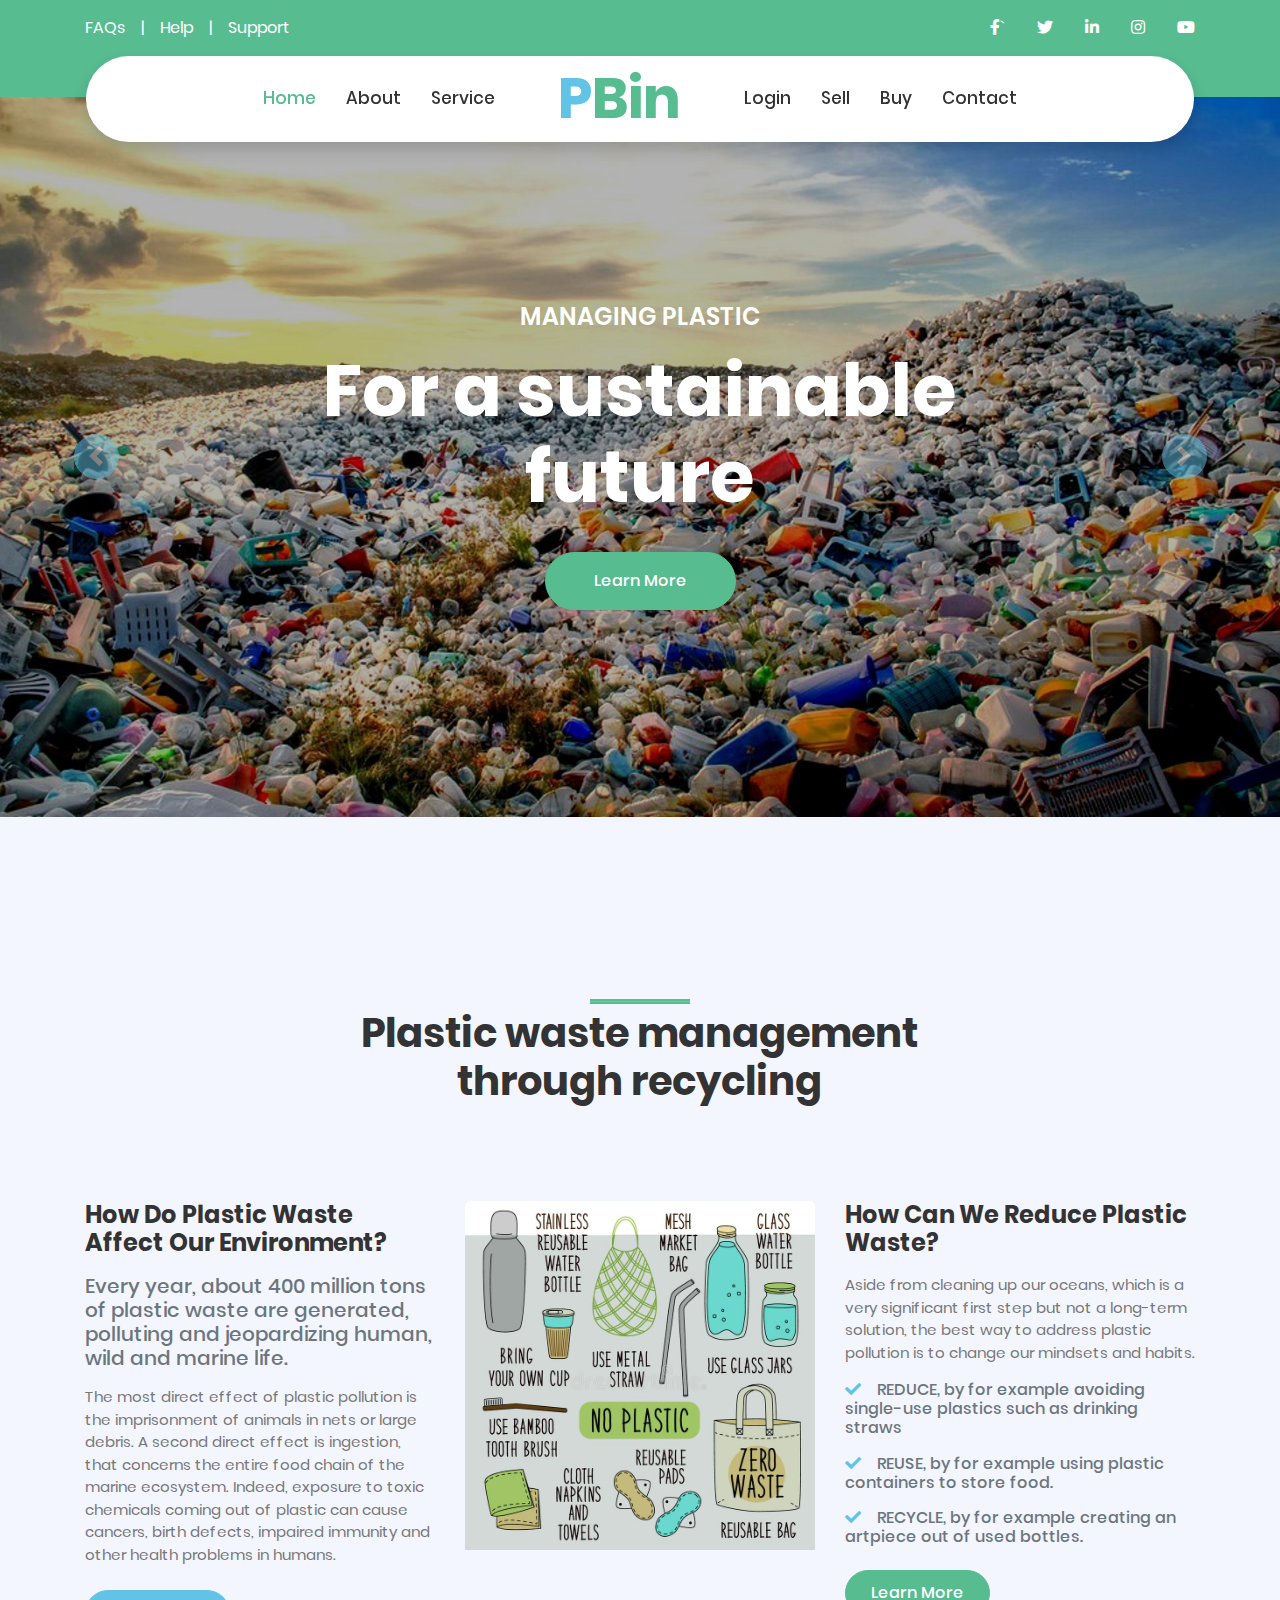
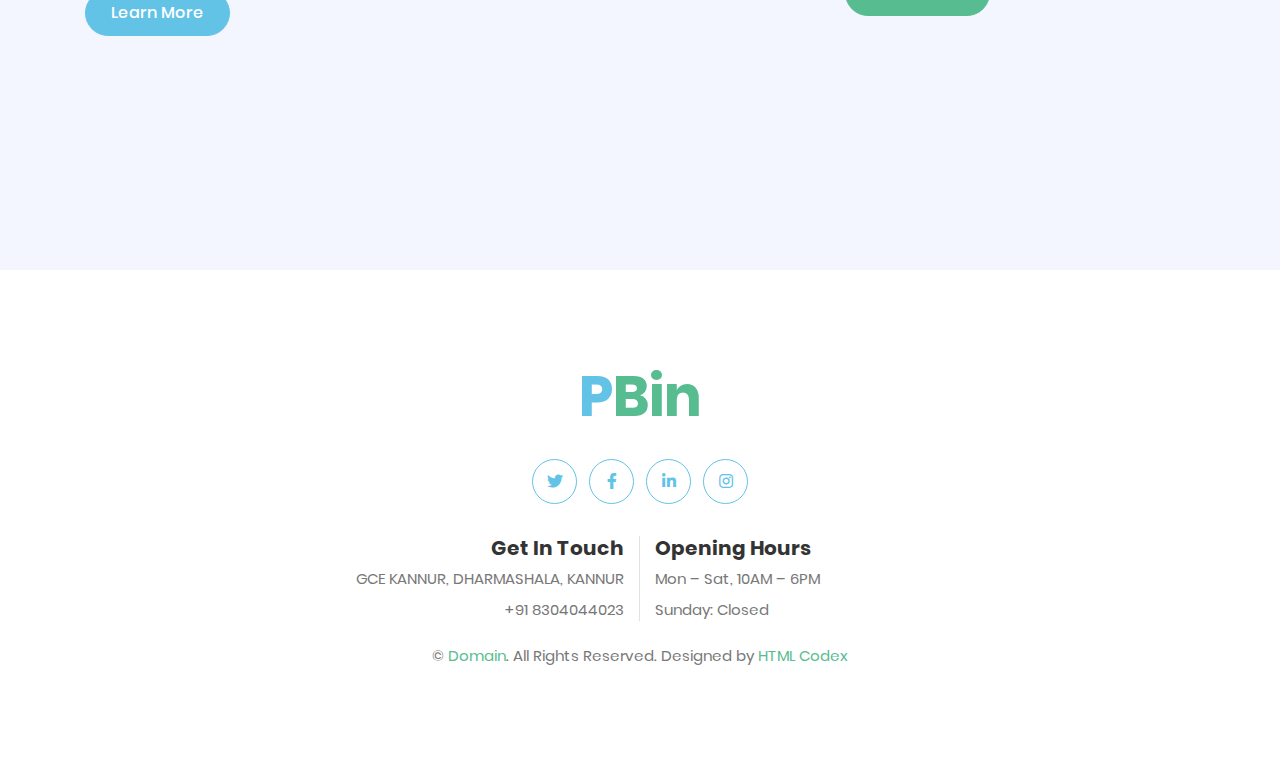
<file: index.html>
<!DOCTYPE html>
<html lang="en">

<head>
    <meta charset="utf-8">
    <title>Plastic Waste Management</title>
    <meta content="width=device-width, initial-scale=1.0" name="viewport">
    <meta content="Free HTML Templates" name="keywords">
    <meta content="Free HTML Templates" name="description">

    <!-- Favicon -->
    <link href="img/favicon.ico" rel="icon">

    <!-- Google Web Fonts -->
    <link rel="preconnect" href="https://fonts.gstatic.com">
    <link href="https://fonts.googleapis.com/css2?family=Poppins:wght@400;500;600;700&display=swap" rel="stylesheet">

    <!-- Font Awesome -->
    <link href="https://cdnjs.cloudflare.com/ajax/libs/font-awesome/5.10.0/css/all.min.css" rel="stylesheet">

    <!-- Libraries Stylesheet -->
    <link href="lib/owlcarousel/assets/owl.carousel.min.css" rel="stylesheet">
    <link href="lib/lightbox/css/lightbox.min.css" rel="stylesheet">

    <!-- Customized Bootstrap Stylesheet -->
    <link href="css/style.css" rel="stylesheet">
      <meta charset="UTF-8">
    <meta name="viewport" content="width=device-width, initial-scale=1.0">
    <meta http-equiv="X-UA-Compatible" content="ie=edge">

    <!-- Font Icon -->
    <link rel="stylesheet" href="fonts/material-icon/css/material-design-iconic-font.min.css">

    <!-- Main css -->
    <link rel="stylesheet" href="css/style.css">
</head>

<body>
    <!-- Topbar Start -->
    <div class="container-fluid bg-primary py-3 d-none d-md-block">
        <div class="container">
            <div class="row">
                <div class="col-md-6 text-center text-lg-left mb-2 mb-lg-0">
                    <div class="d-inline-flex align-items-center">
                        <a class="text-white pr-3" href="">FAQs</a>
                        <span class="text-white">|</span>
                        <a class="text-white px-3" href="">Help</a>
                        <span class="text-white">|</span>
                        <a class="text-white pl-3" href="">Support</a>
                    </div>
                </div>
                <div class="col-md-6 text-center text-lg-right">
                    <div class="d-inline-flex align-items-center">
                        <a class="text-white px-3" href="">
                            <i class="fab fa-facebook-f"></i>`
                        </a>
                        <a class="text-white px-3" href="">
                            <i class="fab fa-twitter"></i>
                        </a>
                        <a class="text-white px-3" href="">
                            <i class="fab fa-linkedin-in"></i>
                        </a>
                        <a class="text-white px-3" href="">
                            <i class="fab fa-instagram"></i>
                        </a>
                        <a class="text-white pl-3" href="">
                            <i class="fab fa-youtube"></i>
                        </a>
                    </div>
                </div>
            </div>
        </div>
    </div>
    <!-- Topbar End -->


   <!-- Navbar Start -->
    <div class="container-fluid position-relative nav-bar p-0">
        <div class="container-lg position-relative p-0 px-lg-3" style="z-index: 9;">
            <nav class="navbar navbar-expand-lg bg-white navbar-light shadow p-lg-0">
                <a href="index.html" class="navbar-brand d-block d-lg-none">
                    <h1 class="m-0 display-4 text-primary"><span class="text-secondary">P</span>Bin</h1>
                </a>
                <button type="button" class="navbar-toggler" data-toggle="collapse" data-target="#navbarCollapse">
                    <span class="navbar-toggler-icon"></span>
                </button>
                <div class="collapse navbar-collapse justify-content-between" id="navbarCollapse">
                    <div class="navbar-nav ml-auto py-0">
                        <a href="index.html" class="nav-item nav-link active">Home</a>
                        <a href="about.html" class="nav-item nav-link ">About</a>
                        <a href="service.html" class="nav-item nav-link">Service</a>
                    </div>
                    <a href="index.html" class="navbar-brand mx-5 d-none d-lg-block">
                        <h1 class="m-0 display-4 text-primary"><span class="text-secondary">P</span>Bin</h1>
                    </a>
                    <div class="navbar-nav mr-auto py-0">
                        <a href="login.html" class="nav-item nav-link">Login</a>
                        <a href="sell.html" class="nav-item nav-link">Sell</a>
                        <a href="buy.html" class="nav-item nav-link">Buy</a>
                        <a href="contact.html" class="nav-item nav-link">Contact</a>
                    </div>
                </div>
            </nav>
        </div>
    </div>
    <!-- Navbar End -->

     <!-- Carousel Start -->
    <div class="container-fluid p-0 mb-5 pb-5">
        <div id="header-carousel" class="carousel slide" data-ride="carousel">
            <div class="carousel-inner">
                <div class="carousel-item active">
                    <img class="w-100" src="img/6412404.jpg" alt="Image">
                    <div class="carousel-caption d-flex flex-column align-items-center justify-content-center">
                        <div class="p-3" style="max-width: 900px;">
                            <h4 class="text-white text-uppercase mb-md-3">Managing plastic</h4>
                            <h1 class="display-3 text-white mb-md-4">For a sustainable future</h1>
                            <a href="" class="btn btn-primary py-md-3 px-md-5 mt-2">Learn More</a>
                        </div>
                    </div>
                </div>
            </div>
            <a class="carousel-control-prev" href="#header-carousel" data-slide="prev">
                <div class="btn btn-secondary px-0" style="width: 45px; height: 45px;">
                    <span class="carousel-control-prev-icon mb-n1"></span>
                </div>
            </a>
            <a class="carousel-control-next" href="#header-carousel" data-slide="next">
                <div class="btn btn-secondary px-0" style="width: 45px; height: 45px;">
                    <span class="carousel-control-next-icon mb-n1"></span>
                </div>
            </a>
        </div>
    </div>
    <!-- Carousel End -->


    <!-- About Start -->
    <div class="container-fluid py-5">
        <div class="container py-5">
            <div class="row justify-content-center">
                <div class="col-lg-7">
                    <h1 class="section-title position-relative text-center mb-5">Plastic waste management through recycling</h1>
                </div>
            </div>
            <div class="row">
                <div class="col-lg-4 py-5">
                    <h4 class="font-weight-bold mb-3">How Do Plastic Waste Affect Our Environment?</h4>
                    <h5 class="text-muted mb-3">Every year, about 400 million tons of plastic waste are generated, polluting and jeopardizing human, wild and marine life. </h5>
                    <p>The most direct effect of plastic pollution is the imprisonment of animals in nets or large debris. A second direct effect is ingestion, that concerns the entire food chain of the marine ecosystem. Indeed, exposure to toxic chemicals coming out of plastic can cause cancers, birth defects, impaired immunity and other health problems in humans.</p>
                    <a href="" class="btn btn-secondary mt-2">Learn More</a>
                </div>
                <div class="col-lg-4 py-5" style="min-height: 400px;">
                    <div class="position-relative h-100 rounded overflow-hidden">
                        <img class="position-absolute w-100 h-120" src="img/plastic tips.jpg" style="object-fit: cover;">
                    </div>
                </div>
                <div class="col-lg-4 py-5">
                    <h4 class="font-weight-bold mb-3">How Can We Reduce Plastic Waste?</h4>
                    <p>Aside from cleaning up our oceans, which is a very significant first step but not a long-term solution, the best way to address plastic pollution is to change our mindsets and habits.</p>
                    <h6 class="text-muted mb-3"><i class="fa fa-check text-secondary mr-3"></i>REDUCE, by for example avoiding single-use plastics such as drinking straws</h6>
                    <h6 class="text-muted mb-3"><i class="fa fa-check text-secondary mr-3"></i>REUSE, by for example using plastic containers to store food.</h6>
                    <h6 class="text-muted mb-3"><i class="fa fa-check text-secondary mr-3"></i>RECYCLE, by for example creating an artpiece out of used bottles.</h6>
                    <a href="" class="btn btn-primary mt-2">Learn More</a>
                </div>
            </div>
        </div>
    </div>
    <!-- About End -->

    <!-- JS -->
    <script src="vendor/jquery/jquery.min.js"></script>
    <script src="js/main.js"></script>

    <!-- Footer Start -->
    <div class="container-fluid footer bg-light py-5" style="margin-top: 90px;">
        <div class="container text-center py-5">
            <div class="row">
                <div class="col-12 mb-4">
                    <a href="index.html" class="navbar-brand m-0">
                        <h1 class="m-0 mt-n2 display-4 text-primary"><span class="text-secondary">P</span>Bin</h1>
                    </a>
                </div>
                <div class="col-12 mb-4">
                    <a class="btn btn-outline-secondary btn-social mr-2" href="#"><i class="fab fa-twitter"></i></a>
                    <a class="btn btn-outline-secondary btn-social mr-2" href="https://www.facebook.com/jomelbenny.benny.7/"><i class="fab fa-facebook-f"></i></a>
                    <a class="btn btn-outline-secondary btn-social mr-2" href="www.linkedin.com/in/jomel-benny-7577261b6"><i class="fab fa-linkedin-in"></i></a>
                    <a class="btn btn-outline-secondary btn-social" href="https://www.instagram.com/jomel_benny/"><i class="fab fa-instagram"></i></a>
                </div>
                <div class="col-12 mt-2 mb-4">
                    <div class="row">
                        <div class="col-sm-6 text-center text-sm-right border-right mb-3 mb-sm-0">
                            <h5 class="font-weight-bold mb-2">Get In Touch</h5>
                            <p class="mb-2">GCE KANNUR, DHARMASHALA, KANNUR</p>
                            <p class="mb-0">+91 8304044023</p>
                        </div>
                        <div class="col-sm-6 text-center text-sm-left">
                            <h5 class="font-weight-bold mb-2">Opening Hours</h5>
                            <p class="mb-2">Mon – Sat, 10AM – 6PM</p>
                            <p class="mb-0">Sunday: Closed</p>
                        </div>
                    </div>
                </div>
                <div class="col-12">
                    <p class="m-0">&copy; <a href="#">Domain</a>. All Rights Reserved. Designed by <a href="https://htmlcodex.com">HTML Codex</a>
                    </p>
                </div>
            </div>
        </div>
    </div>
    <!-- Footer End -->


</body>
</html>
</file>
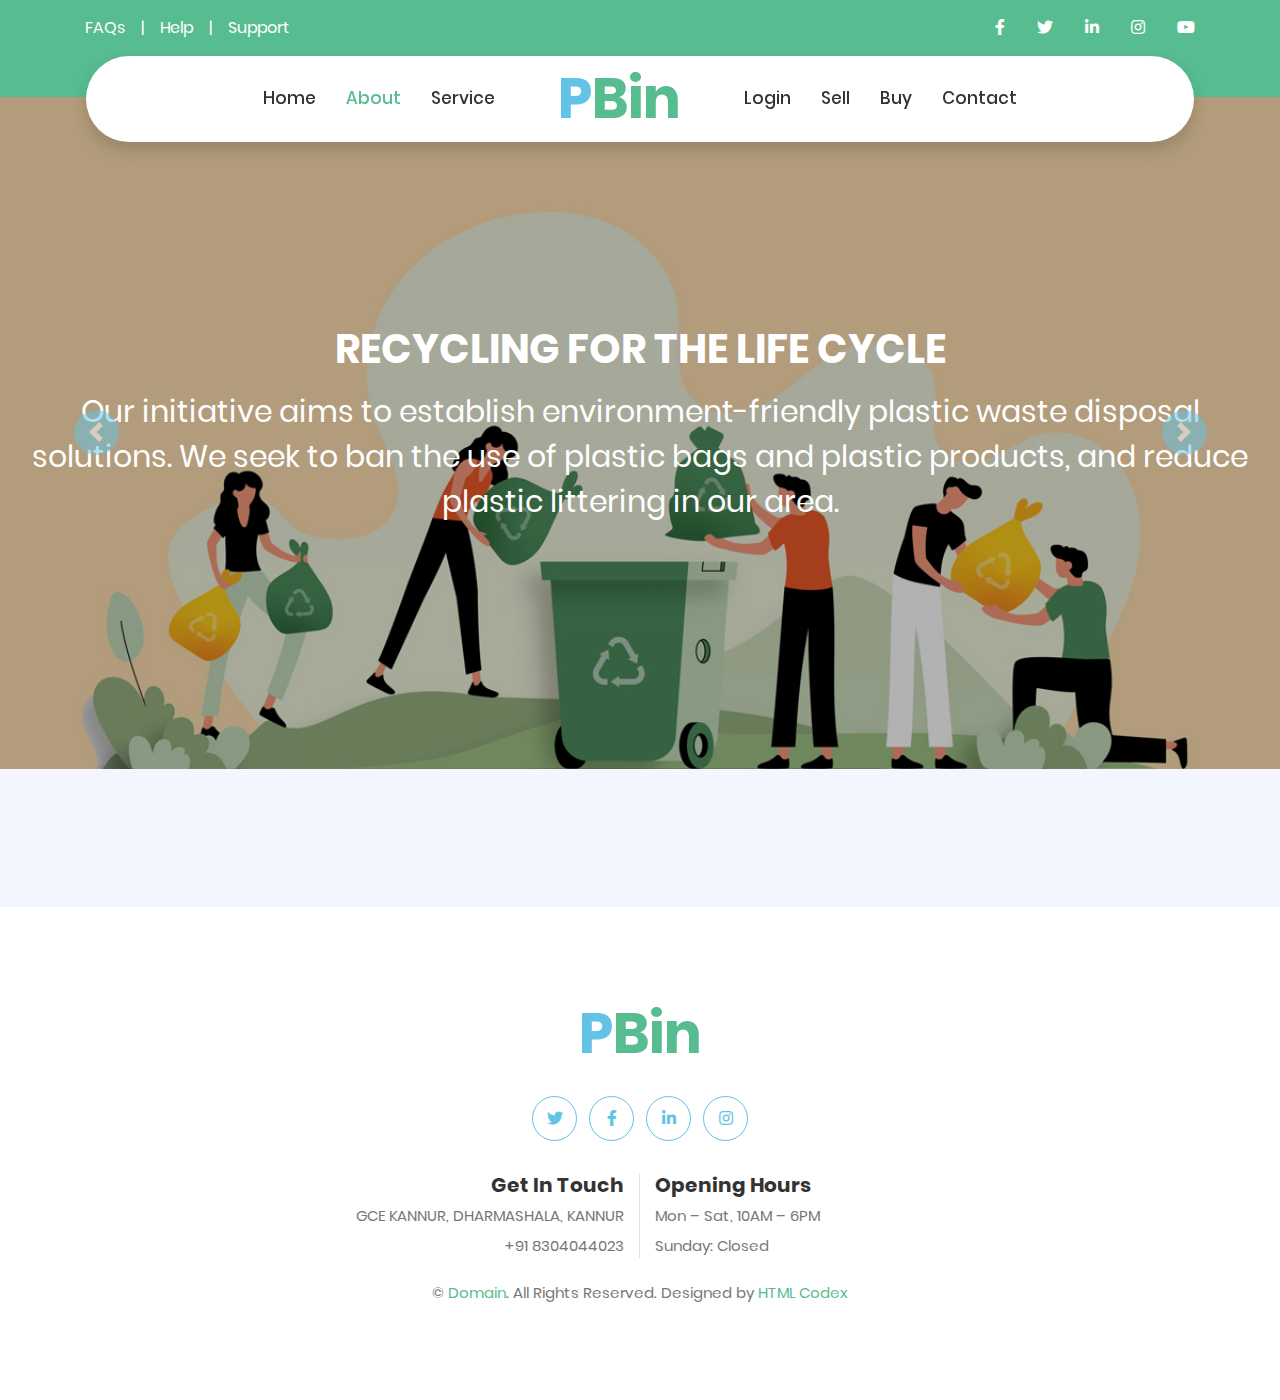
<file: about.html>
<!DOCTYPE html>
<html lang="en">

<head>
    <meta charset="utf-8">
    <title>Plastic Waste Management</title>
    <meta content="width=device-width, initial-scale=1.0" name="viewport">
    <meta content="Free HTML Templates" name="keywords">
    <meta content="Free HTML Templates" name="description">

    <!-- Favicon -->
    <link href="img/favicon.ico" rel="icon">

    <!-- Google Web Fonts -->
    <link rel="preconnect" href="https://fonts.gstatic.com">
    <link href="https://fonts.googleapis.com/css2?family=Poppins:wght@400;500;600;700&display=swap" rel="stylesheet">

    <!-- Font Awesome -->
    <link href="https://cdnjs.cloudflare.com/ajax/libs/font-awesome/5.10.0/css/all.min.css" rel="stylesheet">

    <!-- Libraries Stylesheet -->
    <link href="lib/owlcarousel/assets/owl.carousel.min.css" rel="stylesheet">
    <link href="lib/lightbox/css/lightbox.min.css" rel="stylesheet">

    <!-- Customized Bootstrap Stylesheet -->
    <link href="css/style.css" rel="stylesheet">
</head>

<body>
    <!-- Topbar Start -->
    <div class="container-fluid bg-primary py-3 d-none d-md-block">
        <div class="container">
            <div class="row">
                <div class="col-md-6 text-center text-lg-left mb-2 mb-lg-0">
                    <div class="d-inline-flex align-items-center">
                        <a class="text-white pr-3" href="">FAQs</a>
                        <span class="text-white">|</span>
                        <a class="text-white px-3" href="">Help</a>
                        <span class="text-white">|</span>
                        <a class="text-white pl-3" href="">Support</a>
                    </div>
                </div>
                <div class="col-md-6 text-center text-lg-right">
                    <div class="d-inline-flex align-items-center">
                        <a class="text-white px-3" href="">
                            <i class="fab fa-facebook-f"></i>
                        </a>
                        <a class="text-white px-3" href="">
                            <i class="fab fa-twitter"></i>
                        </a>
                        <a class="text-white px-3" href="">
                            <i class="fab fa-linkedin-in"></i>
                        </a>
                        <a class="text-white px-3" href="">
                            <i class="fab fa-instagram"></i>
                        </a>
                        <a class="text-white pl-3" href="">
                            <i class="fab fa-youtube"></i>
                        </a>
                    </div>
                </div>
            </div>
        </div>
    </div>
    <!-- Topbar End -->


    <!-- Navbar Start -->
    <div class="container-fluid position-relative nav-bar p-0">
        <div class="container-lg position-relative p-0 px-lg-3" style="z-index: 9;">
            <nav class="navbar navbar-expand-lg bg-white navbar-light shadow p-lg-0">
                <a href="index.html" class="navbar-brand d-block d-lg-none">
                    <h1 class="m-0 display-4 text-primary"><span class="text-secondary">P</span>Bin</h1>
                </a>
                <button type="button" class="navbar-toggler" data-toggle="collapse" data-target="#navbarCollapse">
                    <span class="navbar-toggler-icon"></span>
                </button>
                <div class="collapse navbar-collapse justify-content-between" id="navbarCollapse">
                    <div class="navbar-nav ml-auto py-0">
                        <a href="index.html" class="nav-item nav-link">Home</a>
                        <a href="about.html" class="nav-item nav-link active">About</a>
                        <a href="service.html" class="nav-item nav-link">Service</a>
                    </div>
                    <a href="index.html" class="navbar-brand mx-5 d-none d-lg-block">
                        <h1 class="m-0 display-4 text-primary"><span class="text-secondary">P</span>Bin</h1>
                    </a>
                    <div class="navbar-nav mr-auto py-0">
                        <a href="login.html" class="nav-item nav-link">Login</a>
                        <a href="sell.html" class="nav-item nav-link">Sell</a>
                        <a href="buy.html" class="nav-item nav-link">Buy</a>
                        <a href="contact.html" class="nav-item nav-link">Contact</a>
                    </div>
                </div>
            </nav>
        </div>
    </div>
    <!-- Navbar End -->

    <!-- About End -->
    <div class="container-fluid p-0 mb-5 pb-5" >
        <div id="header-carousel" class="carousel slide" data-ride="carousel">
            <div class="carousel-inner">
                <div class="carousel-item active">
                    <img class="w-100" src="img/plastic.jpg" alt="Image">
                    <div class="carousel-caption d-flex flex-column align-items-center justify-content-center">
                        <div class="p-3" style="max-width: 2500px;">
                            <h1 class="text-white text-uppercase mb-md-3">Recycling For The Life Cycle</h1>
                            <p style="color:white;font-size:30px"> Our initiative aims to establish environment-friendly plastic waste disposal solutions. We seek to ban the use of plastic bags and plastic products, and reduce plastic littering in our area.</p>
                        </div>
                    </div>
                </div>
            </div>
            <a class="carousel-control-prev" href="#header-carousel" data-slide="prev">
                <div class="btn btn-secondary px-0" style="width: 45px; height: 45px;">
                    <span class="carousel-control-prev-icon mb-n1"></span>
                </div>
            </a>
            <a class="carousel-control-next" href="#header-carousel" data-slide="next">
                <div class="btn btn-secondary px-0" style="width: 45px; height: 45px;">
                    <span class="carousel-control-next-icon mb-n1"></span>
                </div>
            </a>
        </div>
    </div>

    <!-- Footer Start -->
    <div class="container-fluid footer bg-light py-5" style="margin-top: 90px;">
        <div class="container text-center py-5">
            <div class="row">
                <div class="col-12 mb-4">
                    <a href="index.html" class="navbar-brand m-0">
                        <h1 class="m-0 mt-n2 display-4 text-primary"><span class="text-secondary">P</span>Bin</h1>
                    </a>
                </div>
                <div class="col-12 mb-4">
                    <a class="btn btn-outline-secondary btn-social mr-2" href="#"><i class="fab fa-twitter"></i></a>
                    <a class="btn btn-outline-secondary btn-social mr-2" href="#"><i class="fab fa-facebook-f"></i></a>
                    <a class="btn btn-outline-secondary btn-social mr-2" href="#"><i class="fab fa-linkedin-in"></i></a>
                    <a class="btn btn-outline-secondary btn-social" href="#"><i class="fab fa-instagram"></i></a>
                </div>
                <div class="col-12 mt-2 mb-4">
                    <div class="row">
                        <div class="col-sm-6 text-center text-sm-right border-right mb-3 mb-sm-0">
                            <h5 class="font-weight-bold mb-2">Get In Touch</h5>
                            <p class="mb-2">GCE KANNUR, DHARMASHALA, KANNUR</p>
                            <p class="mb-0">+91 8304044023</p>
                        </div>
                        <div class="col-sm-6 text-center text-sm-left">
                            <h5 class="font-weight-bold mb-2">Opening Hours</h5>
                            <p class="mb-2">Mon – Sat, 10AM – 6PM</p>
                            <p class="mb-0">Sunday: Closed</p>
                        </div>
                    </div>
                </div>
                <div class="col-12">
                    <p class="m-0">&copy; <a href="#">Domain</a>. All Rights Reserved. Designed by <a href="https://htmlcodex.com">HTML Codex</a>
                    </p>
                </div>
            </div>
        </div>
    </div>
    <!-- Footer End -->


    <!-- Back to Top -->
    <a href="#" class="btn btn-secondary px-2 back-to-top"><i class="fa fa-angle-double-up"></i></a>


    <!-- JavaScript Libraries -->
    <script src="https://code.jquery.com/jquery-3.4.1.min.js"></script>
    <script src="https://stackpath.bootstrapcdn.com/bootstrap/4.4.1/js/bootstrap.bundle.min.js"></script>
    <script src="lib/easing/easing.min.js"></script>
    <script src="lib/waypoints/waypoints.min.js"></script>
    <script src="lib/owlcarousel/owl.carousel.min.js"></script>
    <script src="lib/isotope/isotope.pkgd.min.js"></script>
    <script src="lib/lightbox/js/lightbox.min.js"></script>

    <!-- Contact Javascript File -->
    <script src="mail/jqBootstrapValidation.min.js"></script>
    <script src="mail/contact.js"></script>

    <!-- Template Javascript -->
    <script src="js/main.js"></script>
</body>

</html>
</file>
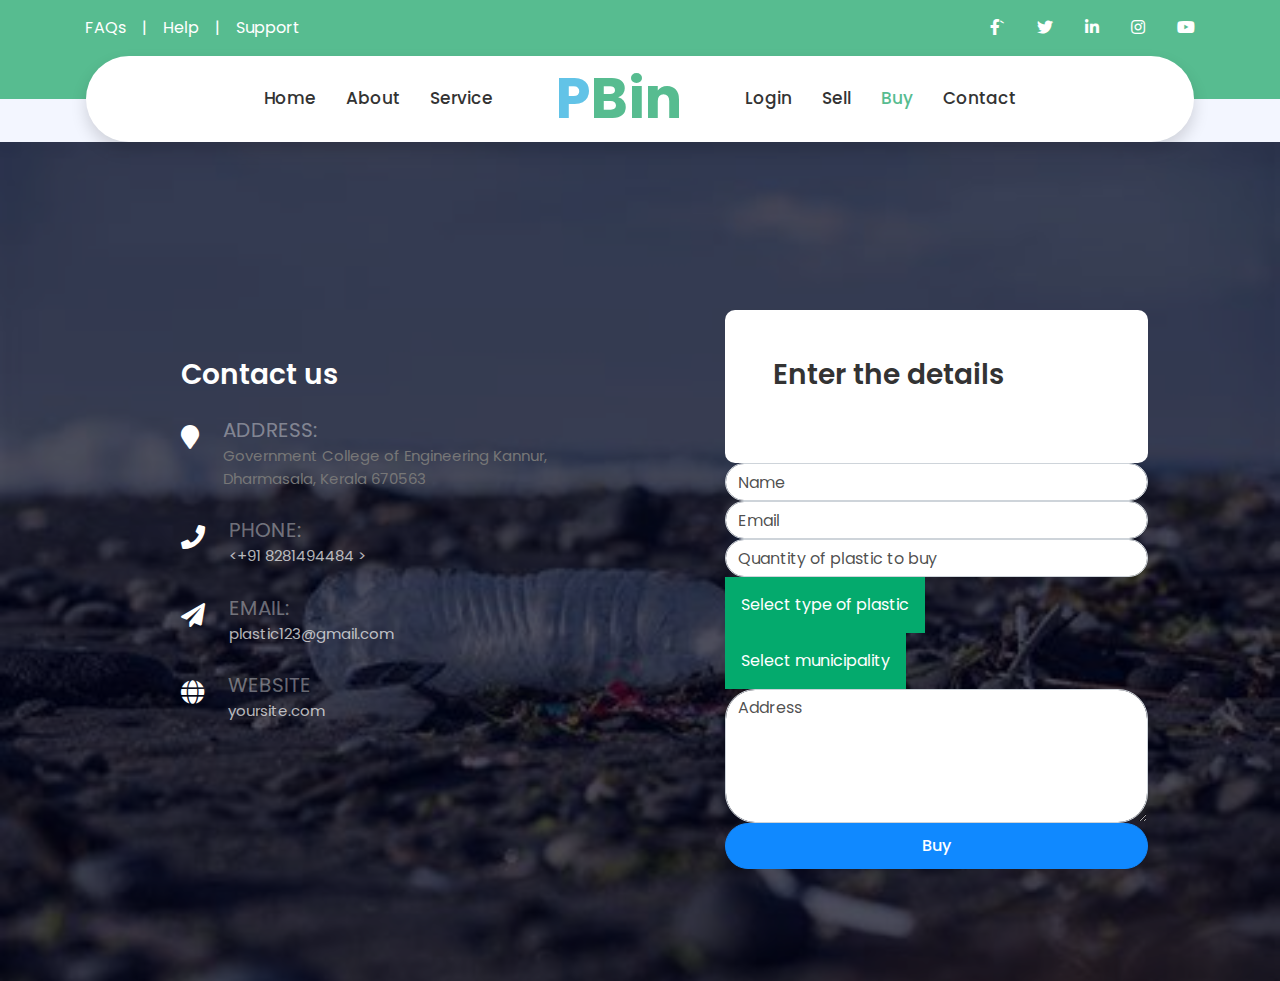
<file: buy.html>
<!doctype html>
<html lang="en">
  <head>
  	<title>Plastic Waste Management - buy page</title>
    <meta charset="utf-8">
    <meta name="viewport" content="width=device-width, initial-scale=1, shrink-to-fit=no">

	<link href='https://fonts.googleapis.com/css?family=Roboto:400,100,300,700' rel='stylesheet' type='text/css'>

	    <!-- Font Icon -->
		<link rel="stylesheet" href="fonts/material-icon/css/material-design-iconic-font.min.css">

	<link rel="stylesheet" href="https://stackpath.bootstrapcdn.com/font-awesome/4.7.0/css/font-awesome.min.css">

	 <!-- Favicon -->
	 <link href="img/favicon.ico" rel="icon">

	 <!-- Customized Bootstrap Stylesheet -->
	 <link href="css/style.css" rel="stylesheet">  

	<link rel="stylesheet" href="css/style1.css">

	

	  <!-- Google Web Fonts -->
	  <link rel="preconnect" href="https://fonts.gstatic.com">
	  <link href="https://fonts.googleapis.com/css2?family=Poppins:wght@400;500;600;700&display=swap" rel="stylesheet">
  
	  <!-- Font Awesome -->
	  <link href="https://cdnjs.cloudflare.com/ajax/libs/font-awesome/5.10.0/css/all.min.css" rel="stylesheet">
  
	  <!-- Libraries Stylesheet -->
	  <link href="lib/owlcarousel/assets/owl.carousel.min.css" rel="stylesheet">
	  <link href="lib/lightbox/css/lightbox.min.css" rel="stylesheet">
  
	  <!-- Customized Bootstrap Stylesheet -->
	  <link href="css/style.css" rel="stylesheet">
		<meta charset="UTF-8">
	  <meta name="viewport" content="width=device-width, initial-scale=1.0">
	  <meta http-equiv="X-UA-Compatible" content="ie=edge">

	</head>
	<body>

		
		<!-- Topbar Start -->
		<div class="container-fluid bg-primary py-3 d-none d-md-block">
			<div class="container">
				<div class="row">
					<div class="col-md-6 text-center text-lg-left mb-2 mb-lg-0">
						<div class="d-inline-flex align-items-center">
							<a class="text-white pr-3" href="">FAQs</a>
							<span class="text-white">|</span>
							<a class="text-white px-3" href="">Help</a>
							<span class="text-white">|</span>
							<a class="text-white pl-3" href="">Support</a>
						</div>
					</div>
					<div class="col-md-6 text-center text-lg-right">
						<div class="d-inline-flex align-items-center">
							<a class="text-white px-3" href="">
								<i class="fab fa-facebook-f"></i>`
							</a>
							<a class="text-white px-3" href="">
								<i class="fab fa-twitter"></i>
							</a>
							<a class="text-white px-3" href="">
								<i class="fab fa-linkedin-in"></i>
							</a>
							<a class="text-white px-3" href="">
								<i class="fab fa-instagram"></i>
							</a>
							<a class="text-white pl-3" href="">
								<i class="fab fa-youtube"></i>
							</a>
						</div>
					</div>
				</div>
			</div>
		</div>
		<!-- Topbar End -->
	
	
	   <!-- Navbar Start -->
		<div class="container-fluid position-relative nav-bar p-0">
			<div class="container-lg position-relative p-0 px-lg-3" style="z-index: 9;">
				<nav class="navbar navbar-expand-lg bg-white navbar-light shadow p-lg-0">
					<a href="index.html" class="navbar-brand d-block d-lg-none">
						<h1 class="m-0 display-4 text-primary"><span class="text-secondary">P</span>Bin</h1>
					</a>
					<button type="button" class="navbar-toggler" data-toggle="collapse" data-target="#navbarCollapse">
						<span class="navbar-toggler-icon"></span>
					</button>
					<div class="collapse navbar-collapse justify-content-between" id="navbarCollapse">
						<div class="navbar-nav ml-auto py-0">
							<a href="index.html" class="nav-item nav-link">Home</a>
							<a href="about.html" class="nav-item nav-link ">About</a>
							<a href="service.html" class="nav-item nav-link">Service</a>
						</div>
						<a href="index.html" class="navbar-brand mx-5 d-none d-lg-block">
							<h1 class="m-0 display-4 text-primary"><span class="text-secondary">P</span>Bin</h1>
						</a>
						<div class="navbar-nav mr-auto py-0">
							<a href="login.html" class="nav-item nav-link">Login</a>
							<a href="sell.html" class="nav-item nav-link">Sell</a>
							<a href="buy.html" class="nav-item nav-link active">Buy</a>
							<a href="contact.html" class="nav-item nav-link">Contact</a>
						</div>
					</div>
				</nav>
			</div>
		</div>
		<!-- Navbar End -->





	<section class="ftco-section img bg-hero" style="background-image: url(img/sell_page.jpg);background-size: cover; background-position: center;">
		<div class="container">
			<div class="row justify-content-center">
				<div class="col-md-6 text-center mb-5">
					<h2 class="heading-section"></h2>
				</div>
			</div>
			<div class="row justify-content-center">
				<div class="col-lg-11">
					<div class="wrapper">
						<div class="row no-gutters justify-content-between">
							<div class="col-lg-6 d-flex align-items-stretch">
								<div class="info-wrap w-100 p-5">
									<h3 class="mb-4">Contact us</h3>
				        	<div class="dbox w-100 d-flex align-items-start">
				        		<div class="icon d-flex align-items-center justify-content-center">
				        			<span class="fa fa-map-marker"></span>
				        		</div>
				        		<div class="text pl-4">
					            <p><span>Address:</span> Government College of Engineering Kannur, Dharmasala, Kerala 670563</p>
					          </div>
				          </div>
				        	<div class="dbox w-100 d-flex align-items-start">
				        		<div class="icon d-flex align-items-center justify-content-center">
				        			<span class="fa fa-phone"></span>
				        		</div>
				        		<div class="text pl-4">
					            <p><span>Phone:</span> <a href="tel://1234567920"> <+91 8281494484 ></p>
					          </div>
				          </div>
				        	<div class="dbox w-100 d-flex align-items-start">
				        		<div class="icon d-flex align-items-center justify-content-center">
				        			<span class="fa fa-paper-plane"></span>
				        		</div>
				        		<div class="text pl-4">
					            <p><span>Email:</span> <a href="mailto:info@yoursite.com">plastic123@gmail.com</a></p>
					          </div>
				          </div>
				        	<div class="dbox w-100 d-flex align-items-start">
				        		<div class="icon d-flex align-items-center justify-content-center">
				        			<span class="fa fa-globe"></span>
				        		</div>
				        		<div class="text pl-4">
					            <p><span>Website</span> <a href="#">yoursite.com</a></p>
					          </div>
				          </div>
			          </div>
							</div>
							<div class="col-lg-5">
								<div class="contact-wrap w-100 p-md-5 p-4">
									<h3 class="mb-4">Enter the details</h3>
									<div id="form-message-warning" class="mb-4"></div> 
				      		</div>
									<form method="POST" id="contactForm" name="contactForm">
										<div class="row">
											<div class="col-md-12">
												<div class="form-group">
													<input type="text" class="form-control" name="name" id="name" placeholder="Name">
												</div>
											</div>
											<div class="col-md-12"> 
												<div class="form-group">
													<input type="email" class="form-control" name="email" id="email" placeholder="Email">
												</div>
											</div>
											<div class="col-md-12"> 
												<div class="form-group">
													<input type="text" class="form-control" name="quantity" id="quantity" placeholder="Quantity of plastic to buy">
												</div>
											</div>
											<div class="col-md-12"> 
												<div class="dropdown">
												  <button class="dropbtn">Select type of plastic</button>
												  <div class="dropdown-content">
												    <a href="#">Acrylic or Polymethyl Methacrylate (PMMA)</a>
												    <a href="#">Polycarbonate (PC)</a>
												    <a href="#">Polyethylene (PE)</a>
												    <a href="#">Polypropylene (PP)</a>
												    <a href="#">Polyethylene Terephthalate (PETE or PET)</a>
												    <a href="#">Polyvinyl Chloride (PVC)</a>
												    <a href="#">Acrylonitrile-Butadiene-Styrene (ABS)</a>
												  </div>
												</div>
											</div>
											<div class="col-md-12">
											 <div class="dropdown">
												  <button class="dropbtn">Select municipality</button>
												  <div class="dropdown-content">
												    <a href="#">Anthoor</a>
												    <a href="#">Iritty</a>
												    <a href="#">Koothuparambu</a>
												    <a href="#">Mattannur</a>
												    <a href="#">Panoor</a>
												    <a href="#">Payyanur</a>
												    <a href="#">Sree Kandapuram</a>
												    <a href="#">Thalassery</a>
												    <a href="#">Thaliparamba</a>
												  </div>
												</div>
											</div>
											<div class="col-md-12">
												<div class="form-group">
													<textarea name="message" class="form-control" id="Address" cols="30" rows="5" placeholder="Address"></textarea>
												</div>
											</div>
									
											<div class="col-md-12">
												<div class="form-group">
													<input type="submit" value="Buy" class="btn btn-primary">
													<div class="submitting"></div>
												</div>
											</div>
										</div>
									</form>
								</div>
							</div>
						</div>
					</div>
				</div>
			</div>
		</div>
	</section>

	<script src="js/jquery.min.js"></script>
  <script src="js/popper.js"></script>
  <script src="js/bootstrap.min.js"></script>
  <script src="js/jquery.validate.min.js"></script>
  <script src="js/main.js"></script>

	</body>
</html>
</file>
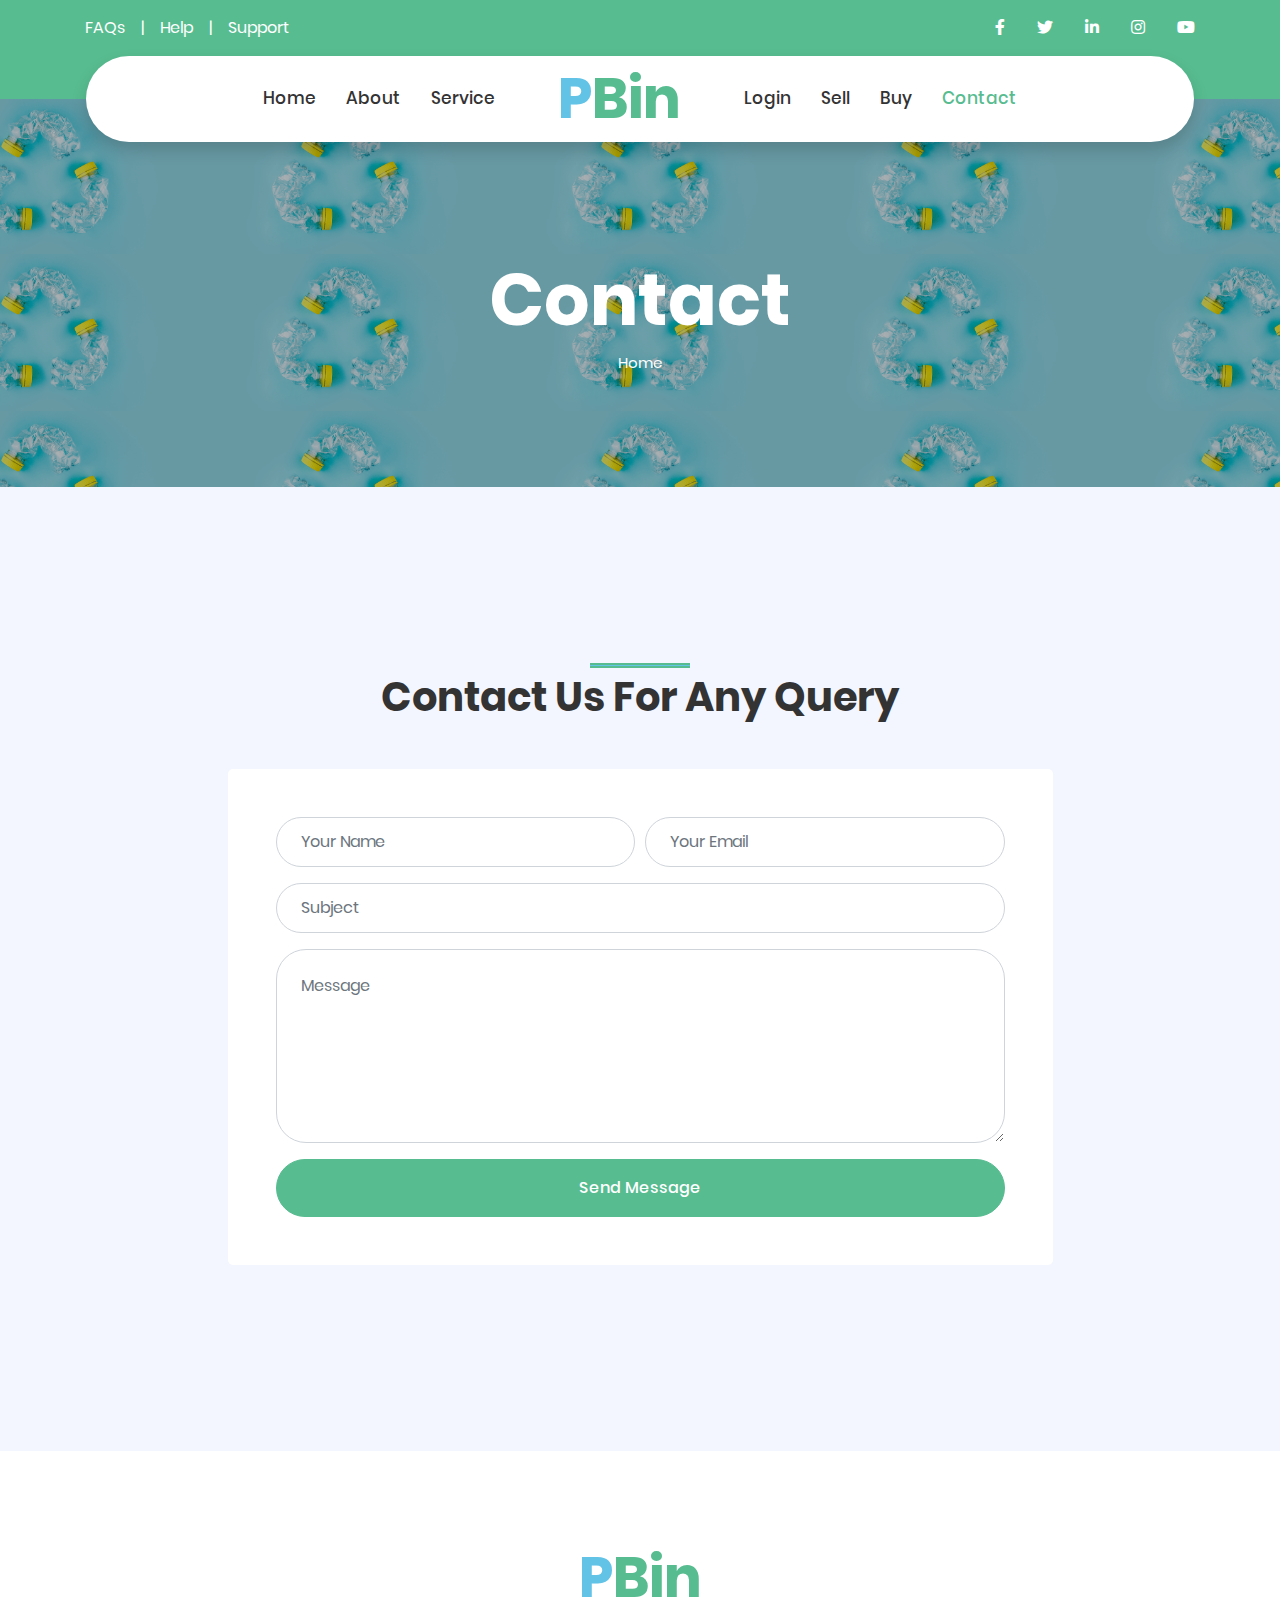
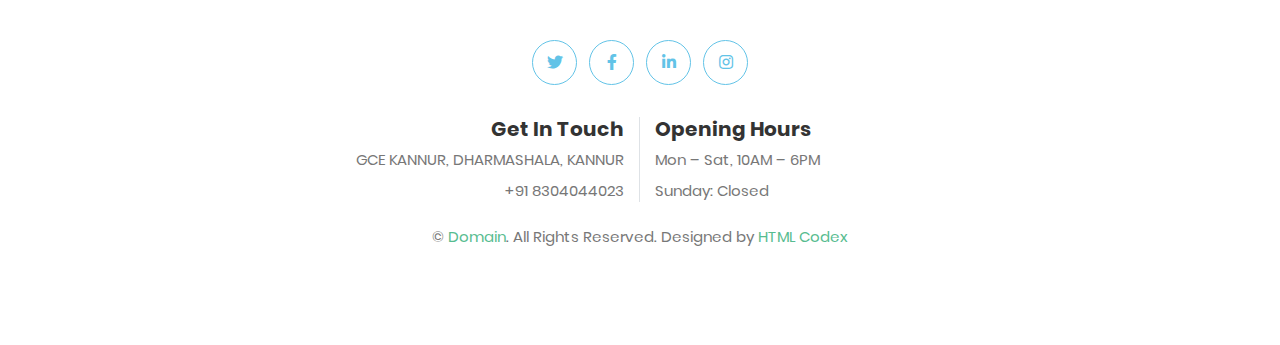
<file: contact.html>
<!DOCTYPE html>
<html lang="en">

<head>
    <meta charset="utf-8">
    <title>Plastic Waste Management System</title>
    <meta content="width=device-width, initial-scale=1.0" name="viewport">
    <meta content="Free HTML Templates" name="keywords">
    <meta content="Free HTML Templates" name="description">

    <!-- Favicon -->
    <link href="img/favicon.ico" rel="icon">

    <!-- Google Web Fonts -->
    <link rel="preconnect" href="https://fonts.gstatic.com">
    <link href="https://fonts.googleapis.com/css2?family=Poppins:wght@400;500;600;700&display=swap" rel="stylesheet">

    <!-- Font Awesome -->
    <link href="https://cdnjs.cloudflare.com/ajax/libs/font-awesome/5.10.0/css/all.min.css" rel="stylesheet">

    <!-- Libraries Stylesheet -->
    <link href="lib/owlcarousel/assets/owl.carousel.min.css" rel="stylesheet">
    <link href="lib/lightbox/css/lightbox.min.css" rel="stylesheet">

    <!-- Customized Bootstrap Stylesheet -->
    <link href="css/style.css" rel="stylesheet">
</head>

<body>
    <!-- Topbar Start -->
    <div class="container-fluid bg-primary py-3 d-none d-md-block">
        <div class="container">
            <div class="row">
                <div class="col-md-6 text-center text-lg-left mb-2 mb-lg-0">
                    <div class="d-inline-flex align-items-center">
                        <a class="text-white pr-3" href="">FAQs</a>
                        <span class="text-white">|</span>
                        <a class="text-white px-3" href="">Help</a>
                        <span class="text-white">|</span>
                        <a class="text-white pl-3" href="">Support</a>
                    </div>
                </div>
                <div class="col-md-6 text-center text-lg-right">
                    <div class="d-inline-flex align-items-center">
                        <a class="text-white px-3" href="">
                            <i class="fab fa-facebook-f"></i>
                        </a>
                        <a class="text-white px-3" href="">
                            <i class="fab fa-twitter"></i>
                        </a>
                        <a class="text-white px-3" href="">
                            <i class="fab fa-linkedin-in"></i>
                        </a>
                        <a class="text-white px-3" href="">
                            <i class="fab fa-instagram"></i>
                        </a>
                        <a class="text-white pl-3" href="">
                            <i class="fab fa-youtube"></i>
                        </a>
                    </div>
                </div>
            </div>
        </div>
    </div>
    <!-- Topbar End -->


    <!-- Navbar Start -->
    <div class="container-fluid position-relative nav-bar p-0">
        <div class="container-lg position-relative p-0 px-lg-3" style="z-index: 9;">
            <nav class="navbar navbar-expand-lg bg-white navbar-light shadow p-lg-0">
                <a href="index.html" class="navbar-brand d-block d-lg-none">
                    <h1 class="m-0 display-4 text-primary"><span class="text-secondary">P</span>Bin</h1>
                </a>
                <button type="button" class="navbar-toggler" data-toggle="collapse" data-target="#navbarCollapse">
                    <span class="navbar-toggler-icon"></span>
                </button>
                <div class="collapse navbar-collapse justify-content-between" id="navbarCollapse">
                    <div class="navbar-nav ml-auto py-0">
                        <a href="index.html" class="nav-item nav-link">Home</a>
                        <a href="about.html" class="nav-item nav-link">About</a>
                        <a href="service.html" class="nav-item nav-link">Service</a>
                    </div>
                    <a href="index.html" class="navbar-brand mx-5 d-none d-lg-block">
                        <h1 class="m-0 display-4 text-primary"><span class="text-secondary">P</span>Bin</h1>
                    </a>
                    <div class="navbar-nav mr-auto py-0">
                        <a href="login.html" class="nav-item nav-link">Login</a>
                        <a href="sell.html" class="nav-item nav-link">Sell</a>
                        <a href="buy.html" class="nav-item nav-link">Buy</a>
                        <a href="contact.html" class="nav-item nav-link active">Contact</a>
                    </div>
                </div>
            </nav>
        </div>
    </div>
    <!-- Navbar End -->


    <!-- Header Start -->
    <div class="jumbotron jumbotron-fluid page-header" style="margin-bottom: 90px;">
        <div class="container text-center py-5">
            <h1 class="text-white display-3 mt-lg-5">Contact</h1>
            <div class="d-inline-flex align-items-center text-white">
                <p class="m-0"><a class="text-white" href="">Home</a></p>
                
                
            </div>
        </div>
    </div>
    <!-- Header End -->


    <!-- Contact Start -->
    <div class="container-fluid py-5">
        <div class="container py-5">
            <div class="row justify-content-center">
                <div class="col-lg-6">
                    <h1 class="section-title position-relative text-center mb-5">Contact Us For Any Query</h1>
                </div>
            </div>
            <div class="row justify-content-center">
                <div class="col-lg-9">
                    <div class="contact-form bg-light rounded p-5">
                        <div id="success"></div>
                        <form name="sentMessage" id="contactForm" novalidate="novalidate">
                            <div class="form-row">
                                <div class="col-sm-6 control-group">
                                    <input type="text" class="form-control p-4" id="name" placeholder="Your Name" required="required" data-validation-required-message="Please enter your name" />
                                    <p class="help-block text-danger"></p>
                                </div>
                                <div class="col-sm-6 control-group">
                                    <input type="email" class="form-control p-4" id="email" placeholder="Your Email" required="required" data-validation-required-message="Please enter your email" />
                                    <p class="help-block text-danger"></p>
                                </div>
                            </div>
                            <div class="control-group">
                                <input type="text" class="form-control p-4" id="subject" placeholder="Subject" required="required" data-validation-required-message="Please enter a subject" />
                                <p class="help-block text-danger"></p>
                            </div>
                            <div class="control-group">
                                <textarea class="form-control p-4" rows="6" id="message" placeholder="Message" required="required" data-validation-required-message="Please enter your message"></textarea>
                                <p class="help-block text-danger"></p>
                            </div>
                            <div>
                                <button class="btn btn-primary btn-block py-3 px-5" type="submit" id="sendMessageButton">Send Message</button>
                            </div>
                        </form>
                    </div>
                </div>
            </div>
        </div>
    </div>
    <!-- Contact End -->


    <!-- Footer Start -->
    <div class="container-fluid footer bg-light py-5" style="margin-top: 90px;">
        <div class="container text-center py-5">
            <div class="row">
                <div class="col-12 mb-4">
                    <a href="index.html" class="navbar-brand m-0">
                        <h1 class="m-0 mt-n2 display-4 text-primary"><span class="text-secondary">P</span>Bin</h1>
                    </a>
                </div>
                <div class="col-12 mb-4">
                    <a class="btn btn-outline-secondary btn-social mr-2" href="#"><i class="fab fa-twitter"></i></a>
                    <a class="btn btn-outline-secondary btn-social mr-2" href="#"><i class="fab fa-facebook-f"></i></a>
                    <a class="btn btn-outline-secondary btn-social mr-2" href="#"><i class="fab fa-linkedin-in"></i></a>
                    <a class="btn btn-outline-secondary btn-social" href="#"><i class="fab fa-instagram"></i></a>
                </div>
                <div class="col-12 mt-2 mb-4">
                    <div class="row">
                        <div class="col-sm-6 text-center text-sm-right border-right mb-3 mb-sm-0">
                            <h5 class="font-weight-bold mb-2">Get In Touch</h5>
                            <p class="mb-2">GCE KANNUR, DHARMASHALA, KANNUR</p>
                            <p class="mb-0">+91 8304044023</p>
                        </div>
                        <div class="col-sm-6 text-center text-sm-left">
                            <h5 class="font-weight-bold mb-2">Opening Hours</h5>
                            <p class="mb-2">Mon – Sat, 10AM – 6PM</p>
                            <p class="mb-0">Sunday: Closed</p>
                        </div>
                    </div>
                </div>
                <div class="col-12">
                    <p class="m-0">&copy; <a href="#">Domain</a>. All Rights Reserved. Designed by <a href="https://htmlcodex.com">HTML Codex</a>
                    </p>
                </div>
            </div>
        </div>
    </div>
    <!-- Footer End -->


    <!-- Back to Top -->
    <a href="#" class="btn btn-secondary px-2 back-to-top"><i class="fa fa-angle-double-up"></i></a>


    <!-- JavaScript Libraries -->
    <script src="https://code.jquery.com/jquery-3.4.1.min.js"></script>
    <script src="https://stackpath.bootstrapcdn.com/bootstrap/4.4.1/js/bootstrap.bundle.min.js"></script>
    <script src="lib/easing/easing.min.js"></script>
    <script src="lib/waypoints/waypoints.min.js"></script>
    <script src="lib/owlcarousel/owl.carousel.min.js"></script>
    <script src="lib/isotope/isotope.pkgd.min.js"></script>
    <script src="lib/lightbox/js/lightbox.min.js"></script>

    <!-- Contact Javascript File -->
    <script src="mail/jqBootstrapValidation.min.js"></script>
    <script src="mail/contact.js"></script>

    <!-- Template Javascript -->
    <script src="js/main.js"></script>
</body>

</html>
</file>
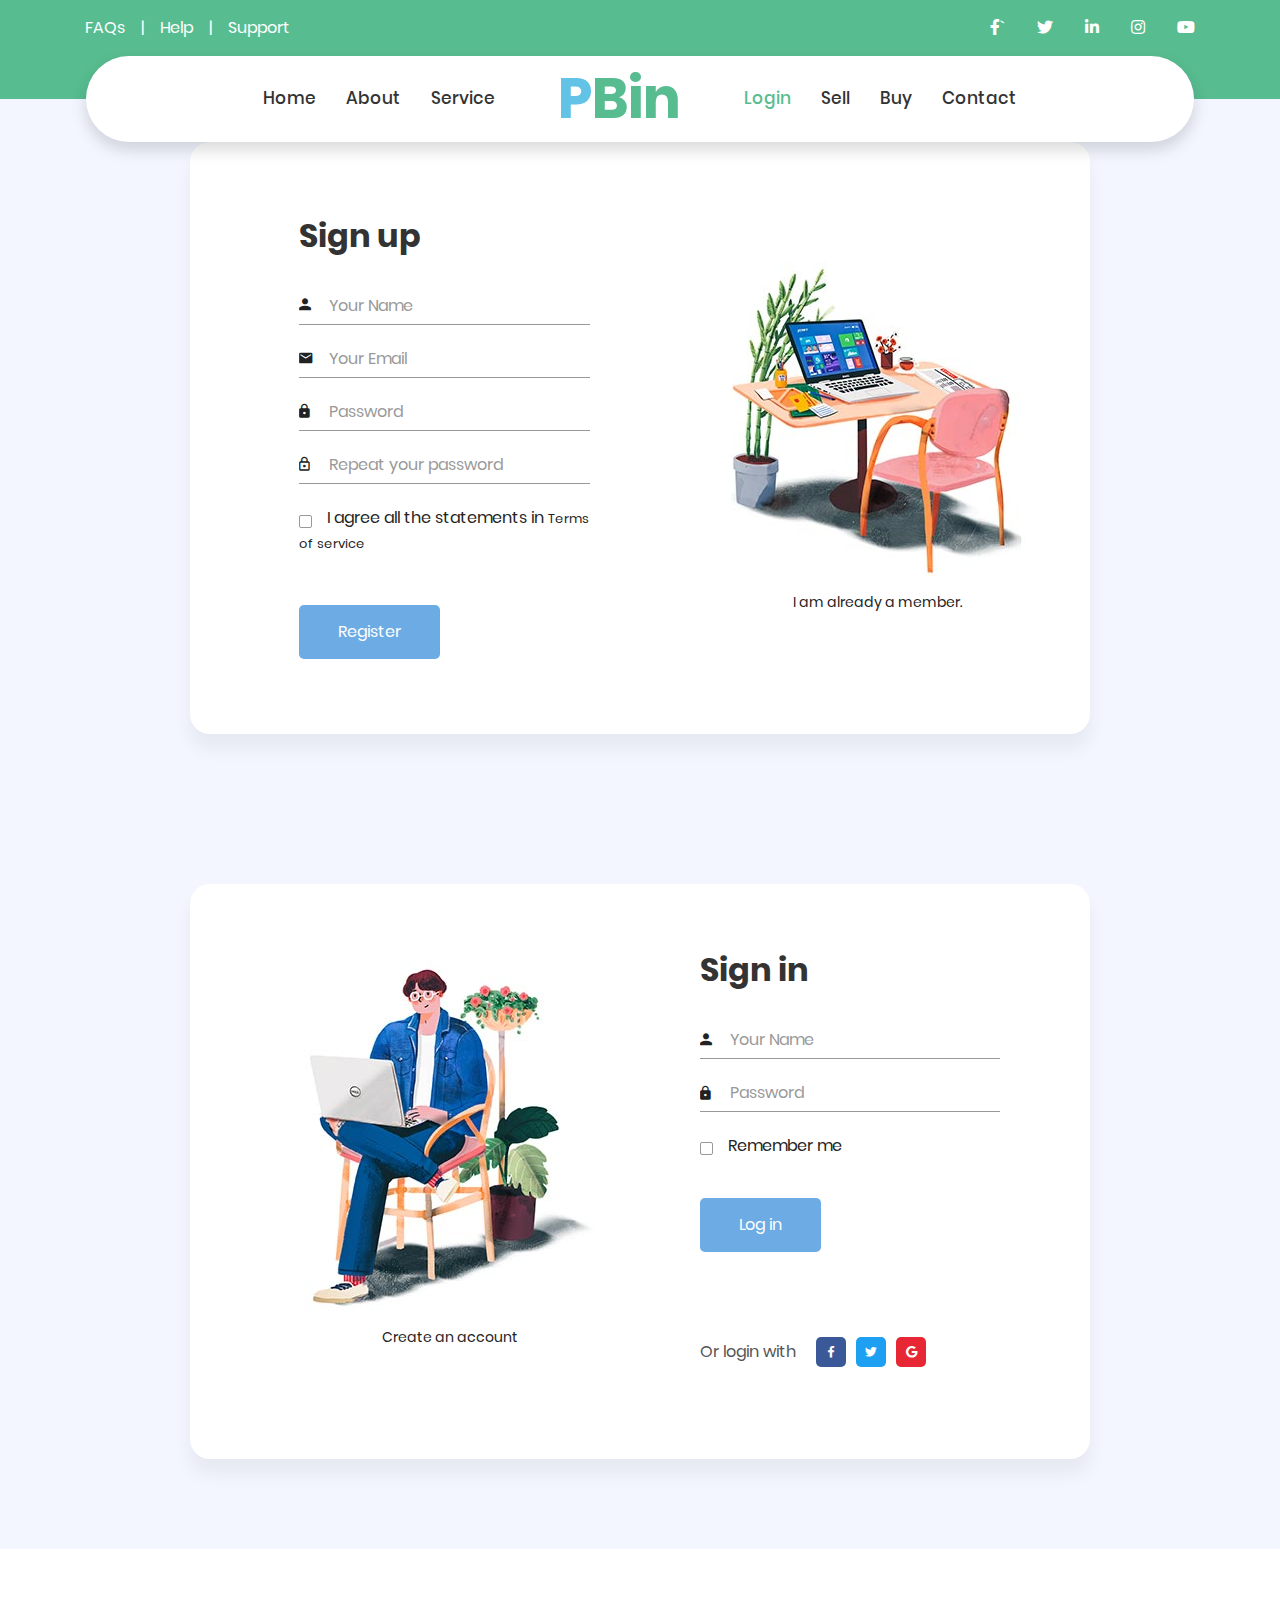
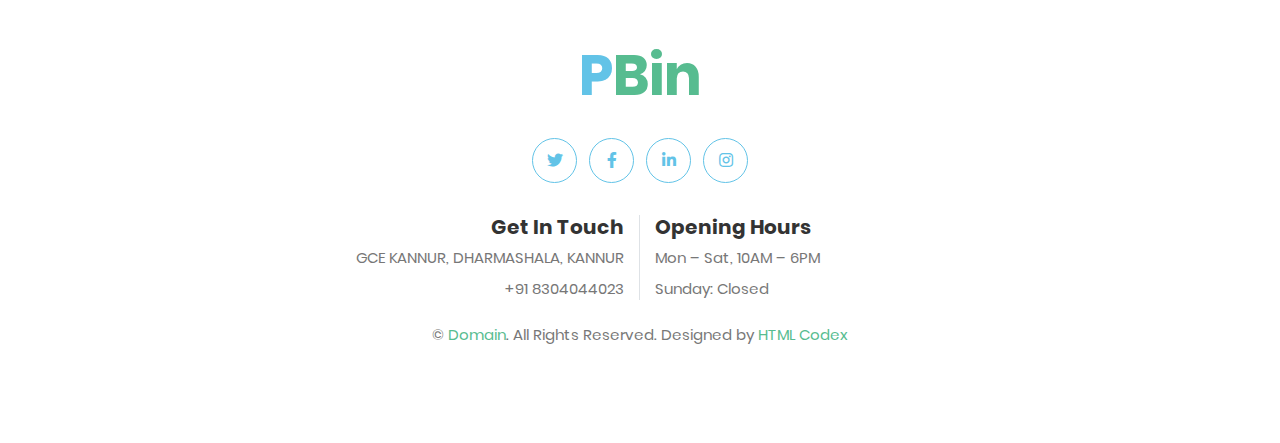
<file: login.html>
<!DOCTYPE html>
<html lang="en">

<head>
    <meta charset="utf-8">
    <title>Plastic Waste Management</title>
    <meta content="width=device-width, initial-scale=1.0" name="viewport">
    <meta content="Free HTML Templates" name="keywords">
    <meta content="Free HTML Templates" name="description">

    <!-- Favicon -->
    <link href="img/favicon.ico" rel="icon">

    <!-- Google Web Fonts -->
    <link rel="preconnect" href="https://fonts.gstatic.com">
    <link href="https://fonts.googleapis.com/css2?family=Poppins:wght@400;500;600;700&display=swap" rel="stylesheet">

    <!-- Font Awesome -->
    <link href="https://cdnjs.cloudflare.com/ajax/libs/font-awesome/5.10.0/css/all.min.css" rel="stylesheet">

    <!-- Libraries Stylesheet -->
    <link href="lib/owlcarousel/assets/owl.carousel.min.css" rel="stylesheet">
    <link href="lib/lightbox/css/lightbox.min.css" rel="stylesheet">

    <!-- Customized Bootstrap Stylesheet -->
    <link href="css/style.css" rel="stylesheet">
      <meta charset="UTF-8">
    <meta name="viewport" content="width=device-width, initial-scale=1.0">
    <meta http-equiv="X-UA-Compatible" content="ie=edge">

    <!-- Font Icon -->
    <link rel="stylesheet" href="fonts/material-icon/css/material-design-iconic-font.min.css">

    <!-- Main css -->
    <link rel="stylesheet" href="css/style.css">
</head>

<body>
    <!-- Topbar Start -->
    <div class="container-fluid bg-primary py-3 d-none d-md-block">
        <div class="container">
            <div class="row">
                <div class="col-md-6 text-center text-lg-left mb-2 mb-lg-0">
                    <div class="d-inline-flex align-items-center">
                        <a class="text-white pr-3" href="">FAQs</a>
                        <span class="text-white">|</span>
                        <a class="text-white px-3" href="">Help</a>
                        <span class="text-white">|</span>
                        <a class="text-white pl-3" href="">Support</a>
                    </div>
                </div>
                <div class="col-md-6 text-center text-lg-right">
                    <div class="d-inline-flex align-items-center">
                        <a class="text-white px-3" href="">
                            <i class="fab fa-facebook-f"></i>`
                        </a>
                        <a class="text-white px-3" href="">
                            <i class="fab fa-twitter"></i>
                        </a>
                        <a class="text-white px-3" href="">
                            <i class="fab fa-linkedin-in"></i>
                        </a>
                        <a class="text-white px-3" href="">
                            <i class="fab fa-instagram"></i>
                        </a>
                        <a class="text-white pl-3" href="">
                            <i class="fab fa-youtube"></i>
                        </a>
                    </div>
                </div>
            </div>
        </div>
    </div>
    <!-- Topbar End -->


   <!-- Navbar Start -->
    <div class="container-fluid position-relative nav-bar p-0">
        <div class="container-lg position-relative p-0 px-lg-3" style="z-index: 9;">
            <nav class="navbar navbar-expand-lg bg-white navbar-light shadow p-lg-0">
                <a href="index.html" class="navbar-brand d-block d-lg-none">
                    <h1 class="m-0 display-4 text-primary"><span class="text-secondary">P</span>Bin</h1>
                </a>
                <button type="button" class="navbar-toggler" data-toggle="collapse" data-target="#navbarCollapse">
                    <span class="navbar-toggler-icon"></span>
                </button>
                <div class="collapse navbar-collapse justify-content-between" id="navbarCollapse">
                    <div class="navbar-nav ml-auto py-0">
                        <a href="index.html" class="nav-item nav-link">Home</a>
                        <a href="about.html" class="nav-item nav-link ">About</a>
                        <a href="service.html" class="nav-item nav-link">Service</a>
                    </div>
                    <a href="index.html" class="navbar-brand mx-5 d-none d-lg-block">
                        <h1 class="m-0 display-4 text-primary"><span class="text-secondary">P</span>Bin</h1>
                    </a>
                    <div class="navbar-nav mr-auto py-0">
                        <a href="login.html" class="nav-item nav-link active">Login</a>
                        <a href="sell.html" class="nav-item nav-link">Sell</a>
                        <a href="buy.html" class="nav-item nav-link">Buy</a>
                        <a href="contact.html" class="nav-item nav-link">Contact</a>
                    </div>
                </div>
            </nav>
        </div>
    </div>
    <!-- Navbar End -->
  
        <!-- Sign up form -->
        <section class="signup">
            <div class="container1">
                <div class="signup-content">
                    <div class="signup-form">
                        <h2 class="form-title">Sign up</h2>
                        <form method="POST" class="register-form" id="register-form">
                            <div class="form-group">
                                <label for="name"><i class="zmdi zmdi-account material-icons-name"></i></label>
                                <input type="text" name="name" id="name" placeholder="Your Name"/>
                            </div>
                            <div class="form-group">
                                <label for="email"><i class="zmdi zmdi-email"></i></label>
                                <input type="email" name="email" id="email" placeholder="Your Email"/>
                            </div>
                            <div class="form-group">
                                <label for="pass"><i class="zmdi zmdi-lock"></i></label>
                                <input type="password" name="pass" id="pass" placeholder="Password"/>
                            </div>
                            <div class="form-group">
                                <label for="re-pass"><i class="zmdi zmdi-lock-outline"></i></label>
                                <input type="password" name="re_pass" id="re_pass" placeholder="Repeat your password"/>
                            </div>
                            <div class="form-group">
                                <input type="checkbox" name="agree-term" id="agree-term" class="agree-term" />
                                <label for="agree-term" class="label-agree-term"><span><span></span></span>I agree all the statements in  <a href="#" class="term-service">Terms of service</a></label>
                            </div>
                            <div class="form-group form-button">
                                <input type="submit" name="signup" id="signup" class="form-submit" value="Register"/>
                            </div>
                        </form>
                    </div>
                    <div class="signup-image">
                        <figure><img src="img/signup-image.jpg" alt="sing up image"></figure>
                        <a href="#" class="signup-image-link">I am already a member.</a>
                    </div>
                </div>
            </div>
        </section>

        <!-- Sing in  Form -->
        <section class="sign-in">
            <div class="container1">
                <div class="signin-content">
                    <div class="signin-image">
                        <figure><img src="img/signin-image.jpg" alt="sing up image"></figure>
                        <a href="#" class="signup-image-link">Create an account</a>
                    </div>

                    <div class="signin-form">
                        <h2 class="form-title">Sign in</h2>
                        <form method="POST" class="register-form" id="login-form">
                            <div class="form-group">
                                <label for="your_name"><i class="zmdi zmdi-account material-icons-name"></i></label>
                                <input type="text" name="your_name" id="your_name" placeholder="Your Name"/>
                            </div>
                            <div class="form-group">
                                <label for="your_pass"><i class="zmdi zmdi-lock"></i></label>
                                <input type="password" name="your_pass" id="your_pass" placeholder="Password"/>
                            </div>
                            <div class="form-group">
                                <input type="checkbox" name="remember-me" id="remember-me" class="agree-term" />
                                <label for="remember-me" class="label-agree-term"><span><span></span></span>Remember me</label>
                            </div>
                            <div class="form-group form-button">
                                <input type="submit" name="signin" id="signin" class="form-submit" value="Log in"/>
                            </div>
                        </form>
                        <div class="social-login">
                            <span class="social-label">Or login with</span>
                            <ul class="socials">
                                <li><a href="#"><i class="display-flex-center zmdi zmdi-facebook"></i></a></li>
                                <li><a href="#"><i class="display-flex-center zmdi zmdi-twitter"></i></a></li>
                                <li><a href="#"><i class="display-flex-center zmdi zmdi-google"></i></a></li>
                            </ul>
                        </div>
                    </div>
                </div>
            </div>
        </section>

    </div>

    <!-- JS -->
    <script src="vendor/jquery/jquery.min.js"></script>
    <script src="js/main.js"></script>

    <!-- Footer Start -->
    <div class="container-fluid footer bg-light py-5" style="margin-top: 90px;">
        <div class="container text-center py-5">
            <div class="row">
                <div class="col-12 mb-4">
                    <a href="index.html" class="navbar-brand m-0">
                        <h1 class="m-0 mt-n2 display-4 text-primary"><span class="text-secondary">P</span>Bin</h1>
                    </a>
                </div>
                <div class="col-12 mb-4">
                    <a class="btn btn-outline-secondary btn-social mr-2" href="#"><i class="fab fa-twitter"></i></a>
                    <a class="btn btn-outline-secondary btn-social mr-2" href="#"><i class="fab fa-facebook-f"></i></a>
                    <a class="btn btn-outline-secondary btn-social mr-2" href="#"><i class="fab fa-linkedin-in"></i></a>
                    <a class="btn btn-outline-secondary btn-social" href="#"><i class="fab fa-instagram"></i></a>
                </div>
                <div class="col-12 mt-2 mb-4">
                    <div class="row">
                        <div class="col-sm-6 text-center text-sm-right border-right mb-3 mb-sm-0">
                            <h5 class="font-weight-bold mb-2">Get In Touch</h5>
                            <p class="mb-2">GCE KANNUR, DHARMASHALA, KANNUR</p>
                            <p class="mb-0">+91 8304044023</p>
                        </div>
                        <div class="col-sm-6 text-center text-sm-left">
                            <h5 class="font-weight-bold mb-2">Opening Hours</h5>
                            <p class="mb-2">Mon – Sat, 10AM – 6PM</p>
                            <p class="mb-0">Sunday: Closed</p>
                        </div>
                    </div>
                </div>
                <div class="col-12">
                    <p class="m-0">&copy; <a href="#">Domain</a>. All Rights Reserved. Designed by <a href="https://htmlcodex.com">HTML Codex</a>
                    </p>
                </div>
            </div>
        </div>
    </div>
    <!-- Footer End -->


</body>
</html>
</file>
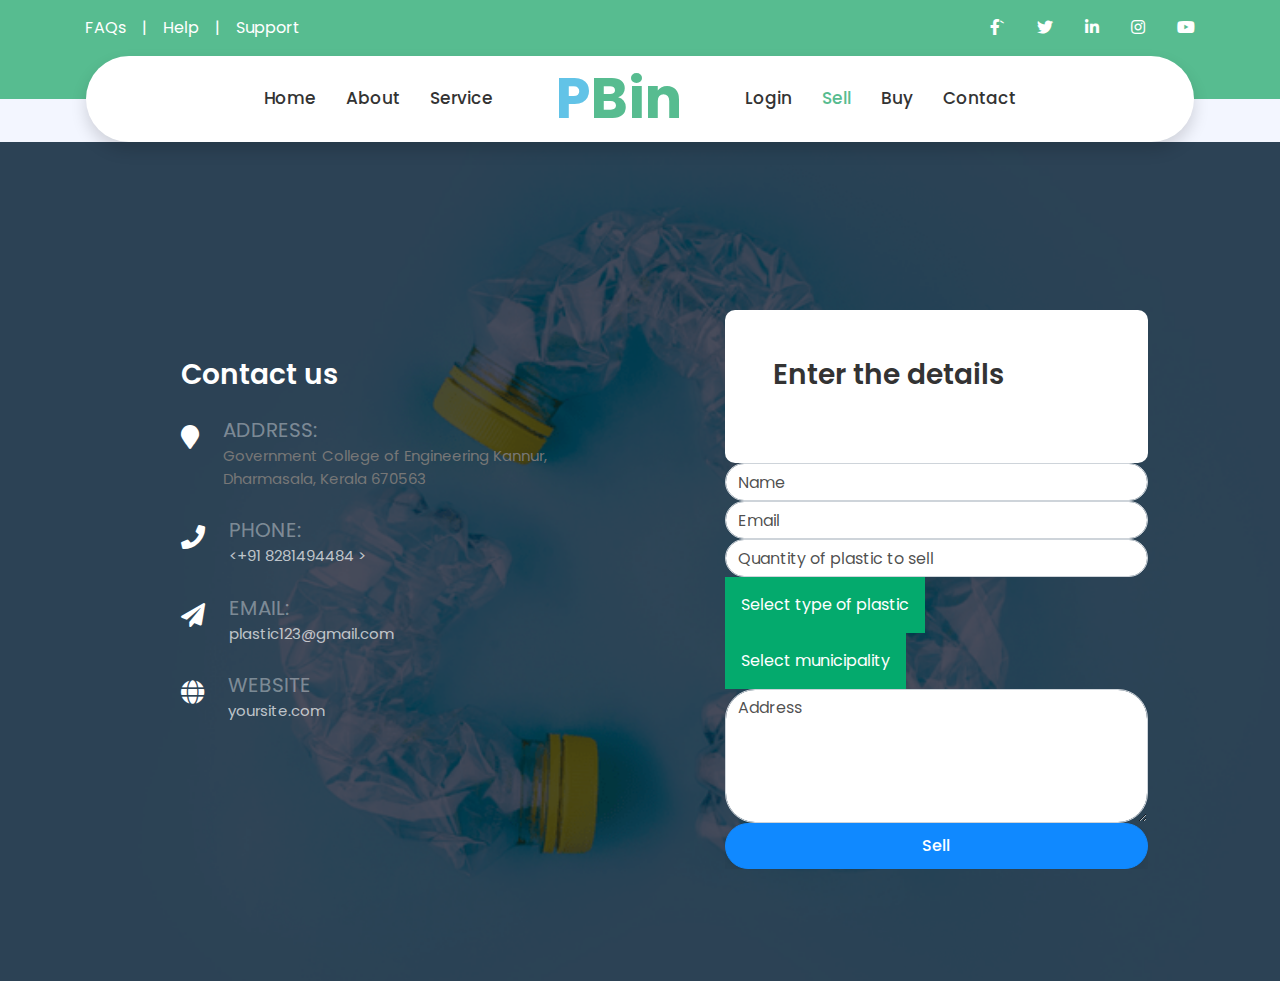
<file: sell.html>
<!doctype html>
<html lang="en">
  <head>
  	<title>Plastic Waste Management - sell page</title>
    <meta charset="utf-8">
    <meta name="viewport" content="width=device-width, initial-scale=1, shrink-to-fit=no">

	<link href='https://fonts.googleapis.com/css?family=Roboto:400,100,300,700' rel='stylesheet' type='text/css'>

	    <!-- Font Icon -->
		<link rel="stylesheet" href="fonts/material-icon/css/material-design-iconic-font.min.css">

	<link rel="stylesheet" href="https://stackpath.bootstrapcdn.com/font-awesome/4.7.0/css/font-awesome.min.css">

	 <!-- Favicon -->
	 <link href="img/favicon.ico" rel="icon">

	 <!-- Customized Bootstrap Stylesheet -->
	 <link href="css/style.css" rel="stylesheet">  

	<link rel="stylesheet" href="css/style1.css">

	

	  <!-- Google Web Fonts -->
	  <link rel="preconnect" href="https://fonts.gstatic.com">
	  <link href="https://fonts.googleapis.com/css2?family=Poppins:wght@400;500;600;700&display=swap" rel="stylesheet">
  
	  <!-- Font Awesome -->
	  <link href="https://cdnjs.cloudflare.com/ajax/libs/font-awesome/5.10.0/css/all.min.css" rel="stylesheet">
  
	  <!-- Libraries Stylesheet -->
	  <link href="lib/owlcarousel/assets/owl.carousel.min.css" rel="stylesheet">
	  <link href="lib/lightbox/css/lightbox.min.css" rel="stylesheet">
  
	  <!-- Customized Bootstrap Stylesheet -->
	  <link href="css/style.css" rel="stylesheet">
		<meta charset="UTF-8">
	  <meta name="viewport" content="width=device-width, initial-scale=1.0">
	  <meta http-equiv="X-UA-Compatible" content="ie=edge">

	</head>
	<body>

		
		<!-- Topbar Start -->
		<div class="container-fluid bg-primary py-3 d-none d-md-block">
			<div class="container">
				<div class="row">
					<div class="col-md-6 text-center text-lg-left mb-2 mb-lg-0">
						<div class="d-inline-flex align-items-center">
							<a class="text-white pr-3" href="">FAQs</a>
							<span class="text-white">|</span>
							<a class="text-white px-3" href="">Help</a>
							<span class="text-white">|</span>
							<a class="text-white pl-3" href="">Support</a>
						</div>
					</div>
					<div class="col-md-6 text-center text-lg-right">
						<div class="d-inline-flex align-items-center">
							<a class="text-white px-3" href="">
								<i class="fab fa-facebook-f"></i>`
							</a>
							<a class="text-white px-3" href="">
								<i class="fab fa-twitter"></i>
							</a>
							<a class="text-white px-3" href="">
								<i class="fab fa-linkedin-in"></i>
							</a>
							<a class="text-white px-3" href="">
								<i class="fab fa-instagram"></i>
							</a>
							<a class="text-white pl-3" href="">
								<i class="fab fa-youtube"></i>
							</a>
						</div>
					</div>
				</div>
			</div>
		</div>
		<!-- Topbar End -->
	
	
	   <!-- Navbar Start -->
		<div class="container-fluid position-relative nav-bar p-0">
			<div class="container-lg position-relative p-0 px-lg-3" style="z-index: 9;">
				<nav class="navbar navbar-expand-lg bg-white navbar-light shadow p-lg-0">
					<a href="index.html" class="navbar-brand d-block d-lg-none">
						<h1 class="m-0 display-4 text-primary"><span class="text-secondary">P</span>Bin</h1>
					</a>
					<button type="button" class="navbar-toggler" data-toggle="collapse" data-target="#navbarCollapse">
						<span class="navbar-toggler-icon"></span>
					</button>
					<div class="collapse navbar-collapse justify-content-between" id="navbarCollapse">
						<div class="navbar-nav ml-auto py-0">
							<a href="index.html" class="nav-item nav-link">Home</a>
							<a href="about.html" class="nav-item nav-link ">About</a>
							<a href="service.html" class="nav-item nav-link">Service</a>
						</div>
						<a href="index.html" class="navbar-brand mx-5 d-none d-lg-block">
							<h1 class="m-0 display-4 text-primary"><span class="text-secondary">P</span>Bin</h1>
						</a>
						<div class="navbar-nav mr-auto py-0">
							<a href="login.html" class="nav-item nav-link">Login</a>
							<a href="sell.html" class="nav-item nav-link active">Sell</a>
							<a href="buy.html" class="nav-item nav-link">Buy</a>
							<a href="contact.html" class="nav-item nav-link">Contact</a>
						</div>
					</div>
				</nav>
			</div>
		</div>
		<!-- Navbar End -->





	<section class="ftco-section img bg-hero" style="background-image: url(img/plastic-recycling-955x500.jpg); background-size: cover; background-position: center;">
		<div class="container">
			<div class="row justify-content-center">
				<div class="col-md-6 text-center mb-5">
					<h2 class="heading-section"></h2>
				</div>
			</div>
			<div class="row justify-content-center">
				<div class="col-lg-11">
					<div class="wrapper">
						<div class="row no-gutters justify-content-between">
							<div class="col-lg-6 d-flex align-items-stretch">
								<div class="info-wrap w-100 p-5">
									<h3 class="mb-4">Contact us</h3>
				        	<div class="dbox w-100 d-flex align-items-start">
				        		<div class="icon d-flex align-items-center justify-content-center">
				        			<span class="fa fa-map-marker"></span>
				        		</div>
				        		<div class="text pl-4">
					            <p><span>Address:</span> Government College of Engineering Kannur, Dharmasala, Kerala 670563</p>
					          </div>
				          </div>
				        	<div class="dbox w-100 d-flex align-items-start">
				        		<div class="icon d-flex align-items-center justify-content-center">
				        			<span class="fa fa-phone"></span>
				        		</div>
				        		<div class="text pl-4">
					            <p><span>Phone:</span> <a href="tel://1234567920"> <+91 8281494484 ></p>
					          </div>
				          </div>
				        	<div class="dbox w-100 d-flex align-items-start">
				        		<div class="icon d-flex align-items-center justify-content-center">
				        			<span class="fa fa-paper-plane"></span>
				        		</div>
				        		<div class="text pl-4">
					            <p><span>Email:</span> <a href="mailto:info@yoursite.com">plastic123@gmail.com</a></p>
					          </div>
				          </div>
				        	<div class="dbox w-100 d-flex align-items-start">
				        		<div class="icon d-flex align-items-center justify-content-center">
				        			<span class="fa fa-globe"></span>
				        		</div>
				        		<div class="text pl-4">
					            <p><span>Website</span> <a href="#">yoursite.com</a></p>
					          </div>
				          </div>
			          </div>
							</div>
							<div class="col-lg-5">
								<div class="contact-wrap w-100 p-md-5 p-4">
									<h3 class="mb-4">Enter the details</h3>
									<div id="form-message-warning" class="mb-4"></div> 
				      		</div>
									<form method="POST" id="contactForm" name="contactForm">
										<div class="row">
											<div class="col-md-12">
												<div class="form-group">
													<input type="text" class="form-control" name="name" id="name" placeholder="Name">
												</div>
											</div>
											<div class="col-md-12"> 
												<div class="form-group">
													<input type="email" class="form-control" name="email" id="email" placeholder="Email">
												</div>
											</div>
											<div class="col-md-12"> 
												<div class="form-group">
													<input type="text" class="form-control" name="quantity" id="quantity" placeholder="Quantity of plastic to sell">
												</div>
											</div>
											<div class="col-md-12"> 
												<div class="dropdown">
												  <button class="dropbtn">Select type of plastic</button>
												  <div class="dropdown-content">
												    <a href="#">Acrylic or Polymethyl Methacrylate (PMMA)</a>
												    <a href="#">Polycarbonate (PC)</a>
												    <a href="#">Polyethylene (PE)</a>
												    <a href="#">Polypropylene (PP)</a>
												    <a href="#">Polyethylene Terephthalate (PETE or PET)</a>
												    <a href="#">Polyvinyl Chloride (PVC)</a>
												    <a href="#">Acrylonitrile-Butadiene-Styrene (ABS)</a>
												  </div>
												</div>
											</div>
											<div class="col-md-12">
											 <div class="dropdown">
												  <button class="dropbtn">Select municipality</button>
												  <div class="dropdown-content">
												    <a href="#">Anthoor</a>
												    <a href="#">Iritty</a>
												    <a href="#">Koothuparambu</a>
												    <a href="#">Mattannur</a>
												    <a href="#">Panoor</a>
												    <a href="#">Payyanur</a>
												    <a href="#">Sree Kandapuram</a>
												    <a href="#">Thalassery</a>
												    <a href="#">Thaliparamba</a>
												  </div>
												</div>
											</div>
											<div class="col-md-12">
												<div class="form-group">
													<textarea name="message" class="form-control" id="Address" cols="30" rows="5" placeholder="Address"></textarea>
												</div>
											</div>
									
											<div class="col-md-12">
												<div class="form-group">
													<input type="submit" value="Sell" class="btn btn-primary">
													<div class="submitting"></div>
												</div>
											</div>
										</div>
									</form>
								</div>
							</div>
						</div>
					</div>
				</div>
			</div>
		</div>
	</section>

	<script src="js/jquery.min.js"></script>
  <script src="js/popper.js"></script>
  <script src="js/bootstrap.min.js"></script>
  <script src="js/jquery.validate.min.js"></script>
  <script src="js/main.js"></script>

	</body>
</html>
</file>
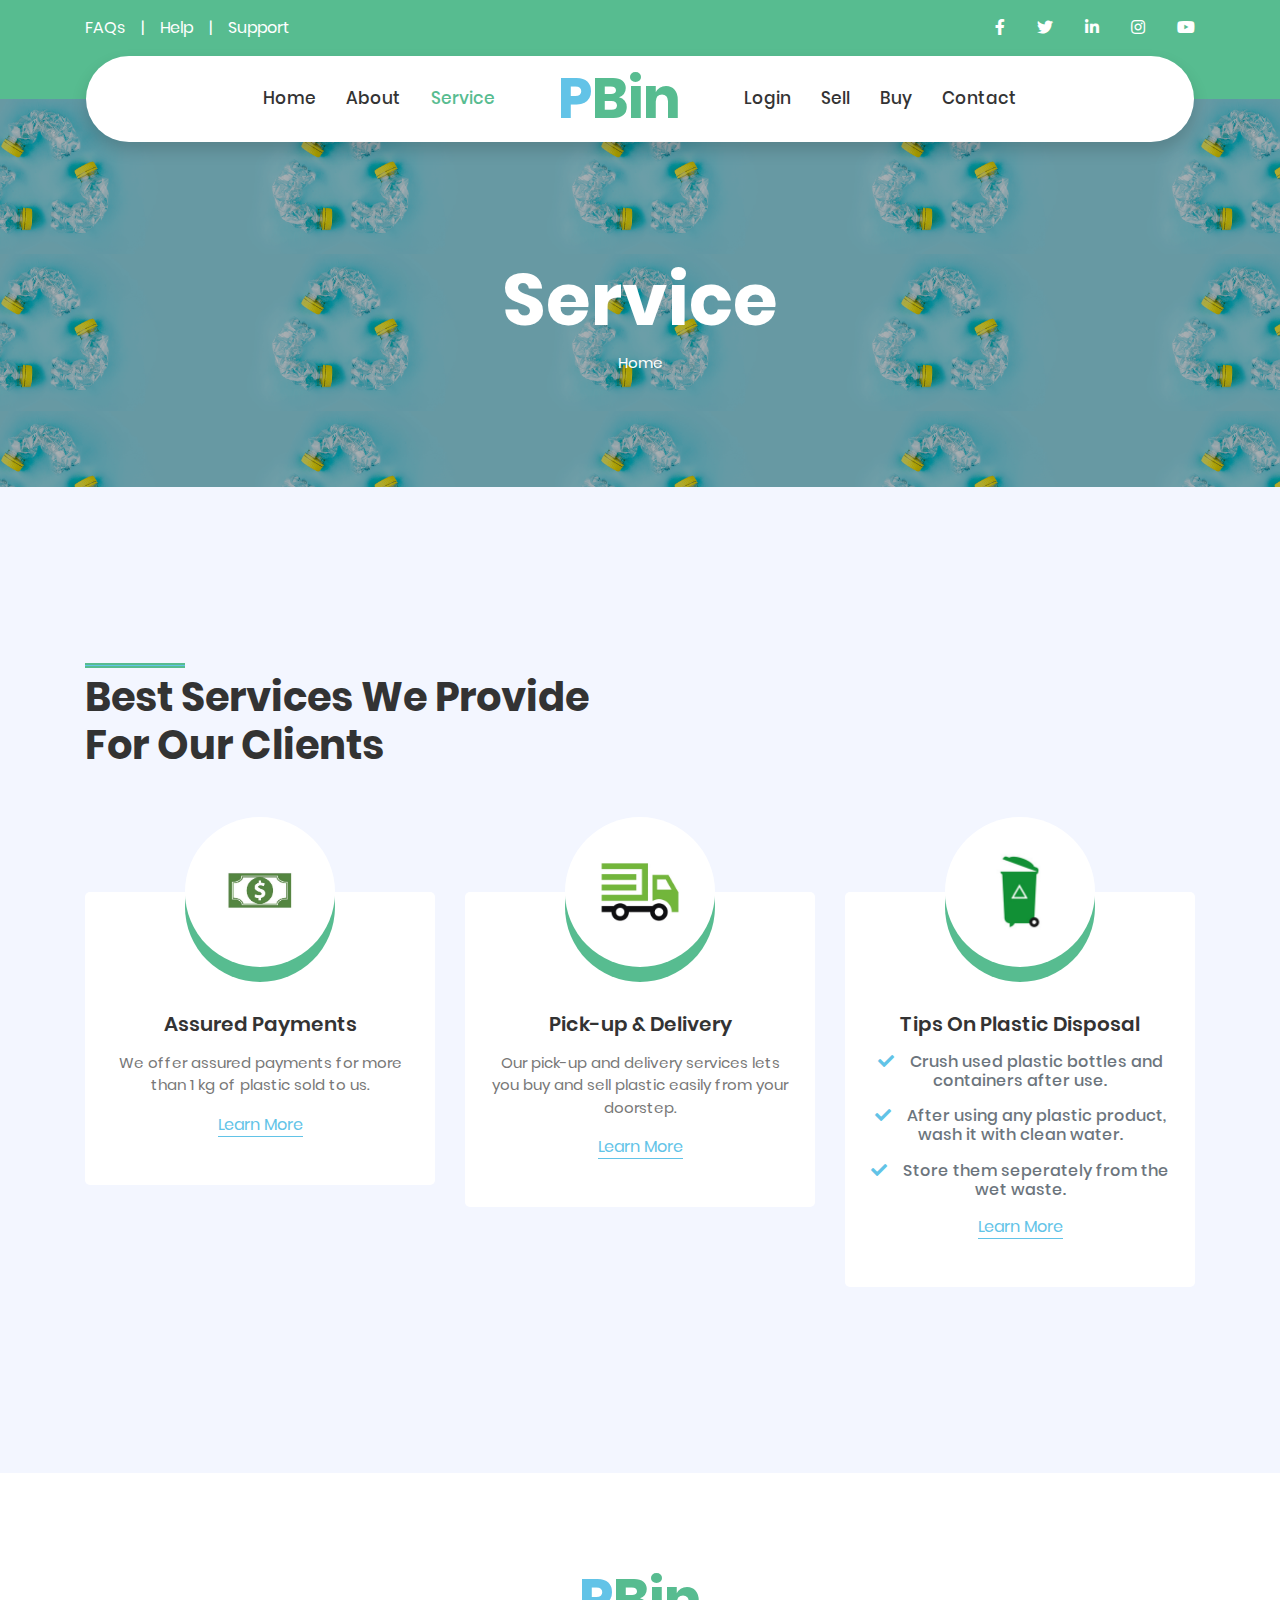
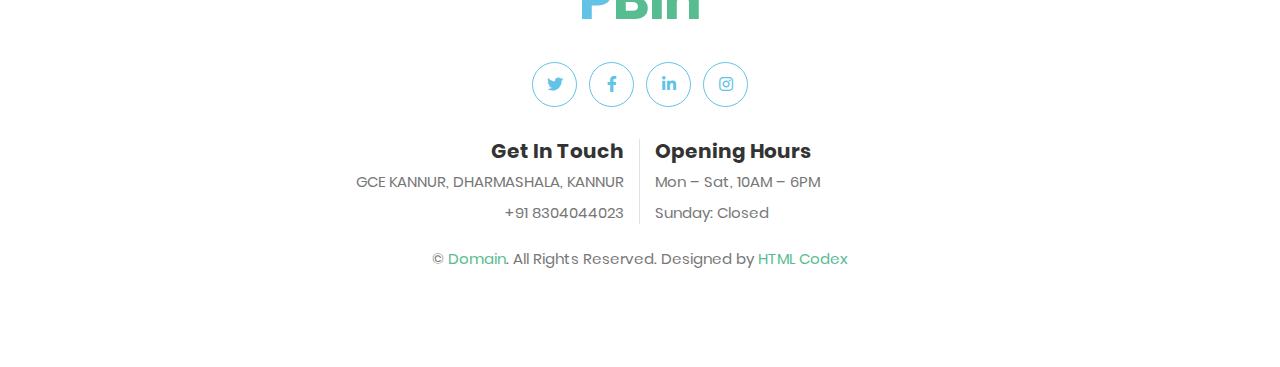
<file: service.html>
<!DOCTYPE html>
<html lang="en">

<head>
    <meta charset="utf-8">
    <title>Plastic Waste Management</title>
    <meta content="width=device-width, initial-scale=1.0" name="viewport">
    <meta content="Free HTML Templates" name="keywords">
    <meta content="Free HTML Templates" name="description">

    <!-- Favicon -->
    <link href="img/favicon.ico" rel="icon">

    <!-- Google Web Fonts -->
    <link rel="preconnect" href="https://fonts.gstatic.com">
    <link href="https://fonts.googleapis.com/css2?family=Poppins:wght@400;500;600;700&display=swap" rel="stylesheet">

    <!-- Font Awesome -->
    <link href="https://cdnjs.cloudflare.com/ajax/libs/font-awesome/5.10.0/css/all.min.css" rel="stylesheet">

    <!-- Libraries Stylesheet -->
    <link href="lib/owlcarousel/assets/owl.carousel.min.css" rel="stylesheet">
    <link href="lib/lightbox/css/lightbox.min.css" rel="stylesheet">

    <!-- Customized Bootstrap Stylesheet -->
    <link href="css/style.css" rel="stylesheet">
</head>

<body>
    <!-- Topbar Start -->
    <div class="container-fluid bg-primary py-3 d-none d-md-block">
        <div class="container">
            <div class="row">
                <div class="col-md-6 text-center text-lg-left mb-2 mb-lg-0">
                    <div class="d-inline-flex align-items-center">
                        <a class="text-white pr-3" href="">FAQs</a>
                        <span class="text-white">|</span>
                        <a class="text-white px-3" href="">Help</a>
                        <span class="text-white">|</span>
                        <a class="text-white pl-3" href="">Support</a>
                    </div>
                </div>
                <div class="col-md-6 text-center text-lg-right">
                    <div class="d-inline-flex align-items-center">
                        <a class="text-white px-3" href="">
                            <i class="fab fa-facebook-f"></i>
                        </a>
                        <a class="text-white px-3" href="">
                            <i class="fab fa-twitter"></i>
                        </a>
                        <a class="text-white px-3" href="">
                            <i class="fab fa-linkedin-in"></i>
                        </a>
                        <a class="text-white px-3" href="">
                            <i class="fab fa-instagram"></i>
                        </a>
                        <a class="text-white pl-3" href="">
                            <i class="fab fa-youtube"></i>
                        </a>
                    </div>
                </div>
            </div>
        </div>
    </div>
    <!-- Topbar End -->


    <!-- Navbar Start -->
    <div class="container-fluid position-relative nav-bar p-0">
        <div class="container-lg position-relative p-0 px-lg-3" style="z-index: 9;">
            <nav class="navbar navbar-expand-lg bg-white navbar-light shadow p-lg-0">
                <a href="index.html" class="navbar-brand d-block d-lg-none">
                    <h1 class="m-0 display-4 text-primary"><span class="text-secondary">P</span>Bin</h1>
                </a>
                <button type="button" class="navbar-toggler" data-toggle="collapse" data-target="#navbarCollapse">
                    <span class="navbar-toggler-icon"></span>
                </button>
                <div class="collapse navbar-collapse justify-content-between" id="navbarCollapse">
                    <div class="navbar-nav ml-auto py-0">
                        <a href="index.html" class="nav-item nav-link">Home</a>
                        <a href="about.html" class="nav-item nav-link">About</a>
                        <a href="service.html" class="nav-item nav-link active">Service</a>
                    </div>
                    <a href="index.html" class="navbar-brand mx-5 d-none d-lg-block">
                        <h1 class="m-0 display-4 text-primary"><span class="text-secondary">P</span>Bin</h1>
                    </a>
                    <div class="navbar-nav mr-auto py-0">
                        <a href="login.html" class="nav-item nav-link">Login</a>
                        <a href="sell.html" class="nav-item nav-link">Sell</a>
                        <a href="buy.html" class="nav-item nav-link">Buy</a>
                        <a href="contact.html" class="nav-item nav-link">Contact</a>
                    </div>
                </div>
            </nav>
        </div>
    </div>
    <!-- Navbar End -->


    <!-- Header Start -->
    <div class="jumbotron jumbotron-fluid page-header" style="margin-bottom: 90px;">
        <div class="container text-center py-5">
            <h1 class="text-white display-3 mt-lg-5">Service</h1>
            <div class="d-inline-flex align-items-center text-white">
                <p class="m-0"><a class="text-white" href="">Home</a></p>
            </div>
        </div>
    </div>
    <!-- Header End -->


    <!-- Services Start -->
    <div class="container-fluid py-5">
        <div class="container py-5">
            <div class="row">
                <div class="col-lg-6">
                    <h1 class="section-title position-relative mb-5">Best Services We Provide For Our Clients</h1>
                </div>
                <div class="col-lg-6 mb-5 mb-lg-0 pb-5 pb-lg-0"></div>
            </div>
            <div class="row">
                <div class="col-12">
                    <div class="owl-carousel service-carousel">
                        <div class="service-item">
                            <div class="service-img mx-auto">
                                <img class="rounded-circle w-100 h-100 bg-light p-3" src="img/cash.jpg" style="object-fit: cover;">
                            </div>
                            <div class="position-relative text-center bg-light rounded p-4 pb-5" style="margin-top: -75px;">
                                <h5 class="font-weight-semi-bold mt-5 mb-3 pt-5">Assured Payments</h5>
                                <p>We offer assured payments for more than 1 kg of plastic sold to us.</p>
                                <a href="https://www.lawinsider.com/dictionary/assured-payment" class="border-bottom border-secondary text-decoration-none text-secondary">Learn More</a>
                            </div>
                        </div>
                        <div class="service-item">
                            <div class="service-img mx-auto">
                                <img class="rounded-circle w-100 h-100 bg-light p-3" src="img/delivery.jpg" style="object-fit: cover;">
                            </div>
                            <div class="position-relative text-center bg-light rounded p-4 pb-5" style="margin-top: -75px;">
                                <h5 class="font-weight-semi-bold mt-5 mb-3 pt-5">Pick-up & Delivery</h5>
                                <p>Our pick-up and delivery services lets you buy and sell plastic easily from your doorstep.</p>
                                <a href="" class="border-bottom border-secondary text-decoration-none text-secondary">Learn More</a>
                            </div>
                        </div>
                        <div class="service-item">
                            <div class="service-img mx-auto">
                                <img class="rounded-circle w-100 h-100 bg-light p-3" src="img/trash.jpg" style="object-fit: cover;">
                            </div>
                            <div class="position-relative text-center bg-light rounded p-4 pb-5" style="margin-top: -75px;">
                                <h5 class="font-weight-semi-bold mt-5 mb-3 pt-5">Tips On Plastic Disposal</h5>
                                <h6 class="text-muted mb-3"><i class="fa fa-check text-secondary mr-3"></i>Crush used plastic bottles and containers after use.</h6>
                                <h6 class="text-muted mb-3"><i class="fa fa-check text-secondary mr-3"></i>After using any plastic product, wash it with clean water.</h6>
                                <h6 class="text-muted mb-3"><i class="fa fa-check text-secondary mr-3"></i>Store them seperately from the wet waste.</h6>
                                <a href="https://www.corpseed.com/knowledge-centre/best-tips-for-plastic-waste-management" class="border-bottom border-secondary text-decoration-none text-secondary">Learn More</a>
                            </div>
                        </div>
                    </div>
                </div>
            </div>
        </div>
    </div>
    <!-- Services End -->


    <!-- Footer Start -->
    <div class="container-fluid footer bg-light py-5" style="margin-top: 90px;">
        <div class="container text-center py-5">
            <div class="row">
                <div class="col-12 mb-4">
                    <a href="index.html" class="navbar-brand m-0">
                        <h1 class="m-0 mt-n2 display-4 text-primary"><span class="text-secondary">P</span>Bin</h1>
                    </a>
                </div>
                <div class="col-12 mb-4">
                    <a class="btn btn-outline-secondary btn-social mr-2" href="#"><i class="fab fa-twitter"></i></a>
                    <a class="btn btn-outline-secondary btn-social mr-2" href="#"><i class="fab fa-facebook-f"></i></a>
                    <a class="btn btn-outline-secondary btn-social mr-2" href="#"><i class="fab fa-linkedin-in"></i></a>
                    <a class="btn btn-outline-secondary btn-social" href="#"><i class="fab fa-instagram"></i></a>
                </div>
                <div class="col-12 mt-2 mb-4">
                    <div class="row">
                        <div class="col-sm-6 text-center text-sm-right border-right mb-3 mb-sm-0">
                            <h5 class="font-weight-bold mb-2">Get In Touch</h5>
                            <p class="mb-2">GCE KANNUR, DHARMASHALA, KANNUR</p>
                            <p class="mb-0">+91 8304044023</p>
                        </div>
                        <div class="col-sm-6 text-center text-sm-left">
                            <h5 class="font-weight-bold mb-2">Opening Hours</h5>
                            <p class="mb-2">Mon – Sat, 10AM – 6PM</p>
                            <p class="mb-0">Sunday: Closed</p>
                        </div>
                    </div>
                </div>
                <div class="col-12">
                    <p class="m-0">&copy; <a href="#">Domain</a>. All Rights Reserved. Designed by <a href="https://htmlcodex.com">HTML Codex</a>
                    </p>
                </div>
            </div>
        </div>
    </div>
    <!-- Footer End -->


    <!-- Back to Top -->
    <a href="#" class="btn btn-secondary px-2 back-to-top"><i class="fa fa-angle-double-up"></i></a>


    <!-- JavaScript Libraries -->
    <script src="https://code.jquery.com/jquery-3.4.1.min.js"></script>
    <script src="https://stackpath.bootstrapcdn.com/bootstrap/4.4.1/js/bootstrap.bundle.min.js"></script>
    <script src="lib/easing/easing.min.js"></script>
    <script src="lib/waypoints/waypoints.min.js"></script>
    <script src="lib/owlcarousel/owl.carousel.min.js"></script>
    <script src="lib/isotope/isotope.pkgd.min.js"></script>
    <script src="lib/lightbox/js/lightbox.min.js"></script>

    <!-- Contact Javascript File -->
    <script src="mail/jqBootstrapValidation.min.js"></script>
    <script src="mail/contact.js"></script>

    <!-- Template Javascript -->
    <script src="js/main.js"></script>
</body>

</html>
</file>
<file: css/style.css>
/******* Bootstrap Theming ********/
/*!
 * Bootstrap v4.5.3 (https://getbootstrap.com/)
 * Copyright 2011-2020 The Bootstrap Authors
 * Copyright 2011-2020 Twitter, Inc.
 * Licensed under MIT (https://github.com/twbs/bootstrap/blob/main/LICENSE)
 */
.container1 {
  width: 900px;
  background: #fff;
  margin: 0 auto;
  box-shadow: 0px 15px 16.83px 0.17px rgba(0, 0, 0, 0.05);
  -moz-box-shadow: 0px 15px 16.83px 0.17px rgba(0, 0, 0, 0.05);
  -webkit-box-shadow: 0px 15px 16.83px 0.17px rgba(0, 0, 0, 0.05);
  -o-box-shadow: 0px 15px 16.83px 0.17px rgba(0, 0, 0, 0.05);
  -ms-box-shadow: 0px 15px 16.83px 0.17px rgba(0, 0, 0, 0.05);
  border-radius: 20px;
  -moz-border-radius: 20px;
  -webkit-border-radius: 20px;
  -o-border-radius: 20px;
  -ms-border-radius: 20px; }
/* @extend display-flex; */
display-flex, .display-flex, .display-flex-center, .signup-content, .signin-content, .social-login, .socials {
  display: flex;
  display: -webkit-flex; }

/* @extend list-type-ulli; */
list-type-ulli, .socials {
  list-style-type: none;
  margin: 0;
  padding: 0; }

/* poppins-300 - latin */
@font-face {
  font-family: 'Poppins';
  font-style: normal;
  font-weight: 300;
  src: url("../fonts/poppins/poppins-v5-latin-300.eot");
  /* IE9 Compat Modes */
  src: local("Poppins Light"), local("Poppins-Light"), url("../fonts/poppins/poppins-v5-latin-300.eot?#iefix") format("embedded-opentype"), url("../fonts/poppins/poppins-v5-latin-300.woff2") format("woff2"), url("../fonts/poppins/poppins-v5-latin-300.woff") format("woff"), url("../fonts/poppins/poppins-v5-latin-300.ttf") format("truetype"), url("../fonts/poppins/poppins-v5-latin-300.svg#Poppins") format("svg");
  /* Legacy iOS */ }
/* poppins-300italic - latin */
@font-face {
  font-family: 'Poppins';
  font-style: italic;
  font-weight: 300;
  src: url("../fonts/poppins/poppins-v5-latin-300italic.eot");
  /* IE9 Compat Modes */
  src: local("Poppins Light Italic"), local("Poppins-LightItalic"), url("../fonts/poppins/poppins-v5-latin-300italic.eot?#iefix") format("embedded-opentype"), url("../fonts/poppins/poppins-v5-latin-300italic.woff2") format("woff2"), url("../fonts/poppins/poppins-v5-latin-300italic.woff") format("woff"), url("../fonts/poppins/poppins-v5-latin-300italic.ttf") format("truetype"), url("../fonts/poppins/poppins-v5-latin-300italic.svg#Poppins") format("svg");
  /* Legacy iOS */ }
/* poppins-regular - latin */
@font-face {
  font-family: 'Poppins';
  font-style: normal;
  font-weight: 400;
  src: url("../fonts/poppins/poppins-v5-latin-regular.eot");
  /* IE9 Compat Modes */
  src: local("Poppins Regular"), local("Poppins-Regular"), url("../fonts/poppins/poppins-v5-latin-regular.eot?#iefix") format("embedded-opentype"), url("../fonts/poppins/poppins-v5-latin-regular.woff2") format("woff2"), url("../fonts/poppins/poppins-v5-latin-regular.woff") format("woff"), url("../fonts/poppins/poppins-v5-latin-regular.ttf") format("truetype"), url("../fonts/poppins/poppins-v5-latin-regular.svg#Poppins") format("svg");
  /* Legacy iOS */ }
/* poppins-italic - latin */
@font-face {
  font-family: 'Poppins';
  font-style: italic;
  font-weight: 400;
  src: url("../fonts/poppins/poppins-v5-latin-italic.eot");
  /* IE9 Compat Modes */
  src: local("Poppins Italic"), local("Poppins-Italic"), url("../fonts/poppins/poppins-v5-latin-italic.eot?#iefix") format("embedded-opentype"), url("../fonts/poppins/poppins-v5-latin-italic.woff2") format("woff2"), url("../fonts/poppins/poppins-v5-latin-italic.woff") format("woff"), url("../fonts/poppins/poppins-v5-latin-italic.ttf") format("truetype"), url("../fonts/poppins/poppins-v5-latin-italic.svg#Poppins") format("svg");
  /* Legacy iOS */ }
/* poppins-500 - latin */
@font-face {
  font-family: 'Poppins';
  font-style: normal;
  font-weight: 500;
  src: url("../fonts/poppins/poppins-v5-latin-500.eot");
  /* IE9 Compat Modes */
  src: local("Poppins Medium"), local("Poppins-Medium"), url("../fonts/poppins/poppins-v5-latin-500.eot?#iefix") format("embedded-opentype"), url("../fonts/poppins/poppins-v5-latin-500.woff2") format("woff2"), url("../fonts/poppins/poppins-v5-latin-500.woff") format("woff"), url("../fonts/poppins/poppins-v5-latin-500.ttf") format("truetype"), url("../fonts/poppins/poppins-v5-latin-500.svg#Poppins") format("svg");
  /* Legacy iOS */ }
/* poppins-500italic - latin */
@font-face {
  font-family: 'Poppins';
  font-style: italic;
  font-weight: 500;
  src: url("../fonts/poppins/poppins-v5-latin-500italic.eot");
  /* IE9 Compat Modes */
  src: local("Poppins Medium Italic"), local("Poppins-MediumItalic"), url("../fonts/poppins/poppins-v5-latin-500italic.eot?#iefix") format("embedded-opentype"), url("../fonts/poppins/poppins-v5-latin-500italic.woff2") format("woff2"), url("../fonts/poppins/poppins-v5-latin-500italic.woff") format("woff"), url("../fonts/poppins/poppins-v5-latin-500italic.ttf") format("truetype"), url("../fonts/poppins/poppins-v5-latin-500italic.svg#Poppins") format("svg");
  /* Legacy iOS */ }
/* poppins-600 - latin */
@font-face {
  font-family: 'Poppins';
  font-style: normal;
  font-weight: 600;
  src: url("../fonts/poppins/poppins-v5-latin-600.eot");
  /* IE9 Compat Modes */
  src: local("Poppins SemiBold"), local("Poppins-SemiBold"), url("../fonts/poppins/poppins-v5-latin-600.eot?#iefix") format("embedded-opentype"), url("../fonts/poppins/poppins-v5-latin-600.woff2") format("woff2"), url("../fonts/poppins/poppins-v5-latin-600.woff") format("woff"), url("../fonts/poppins/poppins-v5-latin-600.ttf") format("truetype"), url("../fonts/poppins/poppins-v5-latin-600.svg#Poppins") format("svg");
  /* Legacy iOS */ }
/* poppins-700 - latin */
@font-face {
  font-family: 'Poppins';
  font-style: normal;
  font-weight: 700;
  src: url("../fonts/poppins/poppins-v5-latin-700.eot");
  /* IE9 Compat Modes */
  src: local("Poppins Bold"), local("Poppins-Bold"), url("../fonts/poppins/poppins-v5-latin-700.eot?#iefix") format("embedded-opentype"), url("../fonts/poppins/poppins-v5-latin-700.woff2") format("woff2"), url("../fonts/poppins/poppins-v5-latin-700.woff") format("woff"), url("../fonts/poppins/poppins-v5-latin-700.ttf") format("truetype"), url("../fonts/poppins/poppins-v5-latin-700.svg#Poppins") format("svg");
  /* Legacy iOS */ }
/* poppins-700italic - latin */
@font-face {
  font-family: 'Poppins';
  font-style: italic;
  font-weight: 700;
  src: url("../fonts/poppins/poppins-v5-latin-700italic.eot");
  /* IE9 Compat Modes */
  src: local("Poppins Bold Italic"), local("Poppins-BoldItalic"), url("../fonts/poppins/poppins-v5-latin-700italic.eot?#iefix") format("embedded-opentype"), url("../fonts/poppins/poppins-v5-latin-700italic.woff2") format("woff2"), url("../fonts/poppins/poppins-v5-latin-700italic.woff") format("woff"), url("../fonts/poppins/poppins-v5-latin-700italic.ttf") format("truetype"), url("../fonts/poppins/poppins-v5-latin-700italic.svg#Poppins") format("svg");
  /* Legacy iOS */ }
/* poppins-800 - latin */
@font-face {
  font-family: 'Poppins';
  font-style: normal;
  font-weight: 800;
  src: url("../fonts/poppins/poppins-v5-latin-800.eot");
  /* IE9 Compat Modes */
  src: local("Poppins ExtraBold"), local("Poppins-ExtraBold"), url("../fonts/poppins/poppins-v5-latin-800.eot?#iefix") format("embedded-opentype"), url("../fonts/poppins/poppins-v5-latin-800.woff2") format("woff2"), url("../fonts/poppins/poppins-v5-latin-800.woff") format("woff"), url("../fonts/poppins/poppins-v5-latin-800.ttf") format("truetype"), url("../fonts/poppins/poppins-v5-latin-800.svg#Poppins") format("svg");
  /* Legacy iOS */ }
/* poppins-800italic - latin */
@font-face {
  font-family: 'Poppins';
  font-style: italic;
  font-weight: 800;
  src: url("../fonts/poppins/poppins-v5-latin-800italic.eot");
  /* IE9 Compat Modes */
  src: local("Poppins ExtraBold Italic"), local("Poppins-ExtraBoldItalic"), url("../fonts/poppins/poppins-v5-latin-800italic.eot?#iefix") format("embedded-opentype"), url("../fonts/poppins/poppins-v5-latin-800italic.woff2") format("woff2"), url("../fonts/poppins/poppins-v5-latin-800italic.woff") format("woff"), url("../fonts/poppins/poppins-v5-latin-800italic.ttf") format("truetype"), url("../fonts/poppins/poppins-v5-latin-800italic.svg#Poppins") format("svg");
  /* Legacy iOS */ }
/* poppins-900 - latin */
@font-face {
  font-family: 'Poppins';
  font-style: normal;
  font-weight: 900;
  src: url("../fonts/poppins/poppins-v5-latin-900.eot");
  /* IE9 Compat Modes */
  src: local("Poppins Black"), local("Poppins-Black"), url("../fonts/poppins/poppins-v5-latin-900.eot?#iefix") format("embedded-opentype"), url("../fonts/poppins/poppins-v5-latin-900.woff2") format("woff2"), url("../fonts/poppins/poppins-v5-latin-900.woff") format("woff"), url("../fonts/poppins/poppins-v5-latin-900.ttf") format("truetype"), url("../fonts/poppins/poppins-v5-latin-900.svg#Poppins") format("svg");
  /* Legacy iOS */ }
a:focus, a:active {
  text-decoration: none;
  outline: none;
  transition: all 300ms ease 0s;
  -moz-transition: all 300ms ease 0s;
  -webkit-transition: all 300ms ease 0s;
  -o-transition: all 300ms ease 0s;
  -ms-transition: all 300ms ease 0s; }

input, select, textarea {
  outline: none;
  appearance: unset !important;
  -moz-appearance: unset !important;
  -webkit-appearance: unset !important;
  -o-appearance: unset !important;
  -ms-appearance: unset !important; }

input::-webkit-outer-spin-button, input::-webkit-inner-spin-button {
  appearance: none !important;
  -moz-appearance: none !important;
  -webkit-appearance: none !important;
  -o-appearance: none !important;
  -ms-appearance: none !important;
  margin: 0; }

input:focus, select:focus, textarea:focus {
  outline: none;
  box-shadow: none !important;
  -moz-box-shadow: none !important;
  -webkit-box-shadow: none !important;
  -o-box-shadow: none !important;
  -ms-box-shadow: none !important; }

input[type=checkbox] {
  appearance: checkbox !important;
  -moz-appearance: checkbox !important;
  -webkit-appearance: checkbox !important;
  -o-appearance: checkbox !important;
  -ms-appearance: checkbox !important; }

input[type=radio] {
  appearance: radio !important;
  -moz-appearance: radio !important;
  -webkit-appearance: radio !important;
  -o-appearance: radio !important;
  -ms-appearance: radio !important; }

img {
  max-width: 100%;
  height: auto; }

figure {
  margin: 0; }

p {
  margin-bottom: 0px;
  font-size: 15px;
  color: #777; }

h2 {
  line-height: 1.66;
  margin: 0;
  padding: 0;
  font-weight: bold;
  color: #222;
  font-family: Poppins;
  font-size: 36px; }

.main {
  background: #f8f8f8;
  padding: 150px 0; }

.clear {
  clear: both; }

body {
  font-size: 13px;
  line-height: 1.8;
  color: #222;
  background: #f8f8f8;
  font-weight: 400;
  font-family: Poppins; }

.container1 {
  width: 900px;
  background: #fff;
  margin: 0 auto;
  box-shadow: 0px 15px 16.83px 0.17px rgba(0, 0, 0, 0.05);
  -moz-box-shadow: 0px 15px 16.83px 0.17px rgba(0, 0, 0, 0.05);
  -webkit-box-shadow: 0px 15px 16.83px 0.17px rgba(0, 0, 0, 0.05);
  -o-box-shadow: 0px 15px 16.83px 0.17px rgba(0, 0, 0, 0.05);
  -ms-box-shadow: 0px 15px 16.83px 0.17px rgba(0, 0, 0, 0.05);
  border-radius: 20px;
  -moz-border-radius: 20px;
  -webkit-border-radius: 20px;
  -o-border-radius: 20px;
  -ms-border-radius: 20px; }

.display-flex {
  justify-content: space-between;
  -moz-justify-content: space-between;
  -webkit-justify-content: space-between;
  -o-justify-content: space-between;
  -ms-justify-content: space-between;
  align-items: center;
  -moz-align-items: center;
  -webkit-align-items: center;
  -o-align-items: center;
  -ms-align-items: center; }

.display-flex-center {
  justify-content: center;
  -moz-justify-content: center;
  -webkit-justify-content: center;
  -o-justify-content: center;
  -ms-justify-content: center;
  align-items: center;
  -moz-align-items: center;
  -webkit-align-items: center;
  -o-align-items: center;
  -ms-align-items: center; }

.position-center {
  position: absolute;
  top: 50%;
  left: 50%;
  transform: translate(-50%, -50%);
  -moz-transform: translate(-50%, -50%);
  -webkit-transform: translate(-50%, -50%);
  -o-transform: translate(-50%, -50%);
  -ms-transform: translate(-50%, -50%); }

.signup {
  margin-bottom: 150px; }

.signup-content {
  padding: 75px 0; }

.signup-form, .signup-image, .signin-form, .signin-image {
  width: 50%;
  overflow: hidden; }

.signup-image {
  margin: 0 55px; }

.form-title {
  margin-bottom: 33px; }

.signup-image {
  margin-top: 45px; }

figure {
  margin-bottom: 50px;
  text-align: center; }

.form-submit {
  display: inline-block;
  background: #6dabe4;
  color: #fff;
  border-bottom: none;
  width: auto;
  padding: 15px 39px;
  border-radius: 5px;
  -moz-border-radius: 5px;
  -webkit-border-radius: 5px;
  -o-border-radius: 5px;
  -ms-border-radius: 5px;
  margin-top: 25px;
  cursor: pointer; }
  .form-submit:hover {
    background: #4292dc; }

#signin {
  margin-top: 16px; }

.signup-image-link {
  font-size: 14px;
  color: #222;
  display: block;
  text-align: center; }

.term-service {
  font-size: 13px;
  color: #222; }

.signup-form {
  margin-left: 75px;
  margin-right: 75px;
  padding-left: 34px; }

.register-form {
  width: 100%; }

.dropbtn {
  background-color: #04AA6D;
  color: white;
  padding: 16px;
  font-size: 16px;
  border: none;
}

.dropdown {
  position: relative;
  display: inline-block;
}

.dropdown-content {
  display: none;
  position: absolute;
  background-color: #f1f1f1;
  min-width: 160px;
  box-shadow: 0px 8px 16px 0px rgba(0,0,0,0.2);
  z-index: 1;
}

.dropdown-content a {
  color: black;
  padding: 12px 16px;
  text-decoration: none;
  display: block;
}

.dropdown-content a:hover {background-color: #ddd;}
.dropdown:hover .dropdown-content {display: block;}
.dropdown:hover .dropbtn {background-color: #3e8e41;}

.form-group {
  position: relative;
  margin-bottom: 25px;
  overflow: hidden; }
  .form-group:last-child {
    margin-bottom: 0px; }

input {
  width: 100%;
  display: block;
  border: none;
  border-bottom: 1px solid #999;
  padding: 6px 30px;
  font-family: Poppins;
  box-sizing: border-box; }
  input::-webkit-input-placeholder {
    color: #999; }
  input::-moz-placeholder {
    color: #999; }
  input:-ms-input-placeholder {
    color: #999; }
  input:-moz-placeholder {
    color: #999; }
  input:focus {
    border-bottom: 1px solid #222; }
    input:focus::-webkit-input-placeholder {
      color: #222; }
    input:focus::-moz-placeholder {
      color: #222; }
    input:focus:-ms-input-placeholder {
      color: #222; }
    input:focus:-moz-placeholder {
      color: #222; }

input[type=checkbox]:not(old) {
  width: 2em;
  margin: 0;
  padding: 0;
  font-size: 1em;
  display: none; }

input[type=checkbox]:not(old) + label {
  display: inline-block;
  line-height: 1.5em;
  margin-top: 6px; }

input[type=checkbox]:not(old) + label > span {
  display: inline-block;
  width: 13px;
  height: 13px;
  margin-right: 15px;
  margin-bottom: 3px;
  border: 1px solid #999;
  border-radius: 2px;
  -moz-border-radius: 2px;
  -webkit-border-radius: 2px;
  -o-border-radius: 2px;
  -ms-border-radius: 2px;
  background: white;
  background-image: -moz-linear-gradient(white, white);
  background-image: -ms-linear-gradient(white, white);
  background-image: -o-linear-gradient(white, white);
  background-image: -webkit-linear-gradient(white, white);
  background-image: linear-gradient(white, white);
  vertical-align: bottom; }

input[type=checkbox]:not(old):checked + label > span {
  background-image: -moz-linear-gradient(white, white);
  background-image: -ms-linear-gradient(white, white);
  background-image: -o-linear-gradient(white, white);
  background-image: -webkit-linear-gradient(white, white);
  background-image: linear-gradient(white, white); }

input[type=checkbox]:not(old):checked + label > span:before {
  content: '\f26b';
  display: block;
  color: #222;
  font-size: 11px;
  line-height: 1.2;
  text-align: center;
  font-family: 'Material-Design-Iconic-Font';
  font-weight: bold; }

.agree-term {
  display: inline-block;
  width: auto; }

label {
  position: absolute;
  left: 0;
  top: 50%;
  transform: translateY(-50%);
  -moz-transform: translateY(-50%);
  -webkit-transform: translateY(-50%);
  -o-transform: translateY(-50%);
  -ms-transform: translateY(-50%);
  color: #222; }

.label-has-error {
  top: 22%; }

label.error {
  position: relative;
  background: url("../images/unchecked.gif") no-repeat;
  background-position-y: 3px;
  padding-left: 20px;
  display: block;
  margin-top: 20px; }

label.valid {
  display: block;
  position: absolute;
  right: 0;
  left: auto;
  margin-top: -6px;
  width: 20px;
  height: 20px;
  background: transparent; }
  label.valid:after {
    font-family: 'Material-Design-Iconic-Font';
    content: '\f269';
    width: 100%;
    height: 100%;
    position: absolute;
    /* right: 0; */
    font-size: 16px;
    color: green; }

.label-agree-term {
  position: relative;
  top: 0%;
  transform: translateY(0);
  -moz-transform: translateY(0);
  -webkit-transform: translateY(0);
  -o-transform: translateY(0);
  -ms-transform: translateY(0); }

.material-icons-name {
  font-size: 18px; }

.signin-content {
  padding-top: 67px;
  padding-bottom: 87px; }

.social-login {
  align-items: center;
  -moz-align-items: center;
  -webkit-align-items: center;
  -o-align-items: center;
  -ms-align-items: center;
  margin-top: 80px; }

.social-label {
  display: inline-block;
  margin-right: 15px; }

.socials li {
  padding: 5px; }
  .socials li:last-child {
    margin-right: 0px; }
  .socials li a {
    text-decoration: none; }
    .socials li a i {
      width: 30px;
      height: 30px;
      color: #fff;
      font-size: 14px;
      border-radius: 5px;
      -moz-border-radius: 5px;
      -webkit-border-radius: 5px;
      -o-border-radius: 5px;
      -ms-border-radius: 5px;
      transform: translateZ(0);
      -moz-transform: translateZ(0);
      -webkit-transform: translateZ(0);
      -o-transform: translateZ(0);
      -ms-transform: translateZ(0);
      -webkit-transition-duration: 0.3s;
      transition-duration: 0.3s;
      -webkit-transition-property: transform;
      transition-property: transform;
      -webkit-transition-timing-function: ease-out;
      transition-timing-function: ease-out; }
  .socials li:hover a i {
    -webkit-transform: scale(1.3) translateZ(0);
    transform: scale(1.3) translateZ(0); }

.zmdi-facebook {
  background: #3b5998; }

.zmdi-twitter {
  background: #1da0f2; }

.zmdi-google {
  background: #e72734; }

.signin-form {
  margin-right: 90px;
  margin-left: 80px; }

.signin-image {
  margin-left: 110px;
  margin-right: 20px;
  margin-top: 10px; }

@media screen and (max-width: 1200px) {
  .container1 {
    width: calc( 100% - 30px);
    max-width: 100%; } }
@media screen and (min-width: 1024px) {
  .container1 {
    max-width: 1200px; } }
@media screen and (max-width: 768px) {
  .signup-content, .signin-content {
    flex-direction: column;
    -moz-flex-direction: column;
    -webkit-flex-direction: column;
    -o-flex-direction: column;
    -ms-flex-direction: column;
    justify-content: center;
    -moz-justify-content: center;
    -webkit-justify-content: center;
    -o-justify-content: center;
    -ms-justify-content: center; }

  .signup-form {
    margin-left: 0px;
    margin-right: 0px;
    padding-left: 0px;
    /* box-sizing: border-box; */
    padding: 0 30px; }

  .signin-image {
    margin-left: 0px;
    margin-right: 0px;
    margin-top: 50px;
    order: 2;
    -moz-order: 2;
    -webkit-order: 2;
    -o-order: 2;
    -ms-order: 2; }

  .signup-form, .signup-image, .signin-form, .signin-image {
    width: auto; }

  .social-login {
    justify-content: center;
    -moz-justify-content: center;
    -webkit-justify-content: center;
    -o-justify-content: center;
    -ms-justify-content: center; }

  .form-button {
    text-align: center; }

  .signin-form {
    order: 1;
    -moz-order: 1;
    -webkit-order: 1;
    -o-order: 1;
    -ms-order: 1;
    margin-right: 0px;
    margin-left: 0px;
    padding: 0 30px; }

  .form-title {
    text-align: center; } }
@media screen and (max-width: 400px) {
  .social-login {
    flex-direction: column;
    -moz-flex-direction: column;
    -webkit-flex-direction: column;
    -o-flex-direction: column;
    -ms-flex-direction: column; }

  .social-label {
    margin-right: 0px;
    margin-bottom: 10px; } }

/*# sourceMappingURL=style.css.map */

:root {
  --blue: #007bff;
  --indigo: #6610f2;
  --purple: #6f42c1;
  --pink: #e83e8c;
  --red: #dc3545;
  --orange: #fd7e14;
  --yellow: #ffc107;
  --green: #28a745;
  --teal: #20c997;
  --cyan: #17a2b8;
  --white: #fff;
  --gray: #6c757d;
  --gray-dark: #343a40;
  --primary: #57BC90;
  --secondary: #62C3E7;
  --success: #28a745;
  --info: #17a2b8;
  --warning: #ffc107;
  --danger: #dc3545;
  --light: #FFFFFF;
  --dark: #333333;
  --breakpoint-xs: 0;
  --breakpoint-sm: 576px;
  --breakpoint-md: 768px;
  --breakpoint-lg: 992px;
  --breakpoint-xl: 1200px;
  --font-family-sans-serif: "Poppins", sans-serif;
  --font-family-monospace: SFMono-Regular, Menlo, Monaco, Consolas, "Liberation Mono", "Courier New", monospace;
}

*,
*::before,
*::after {
  box-sizing: border-box;
}

html {
  font-family: sans-serif;
  line-height: 1.15;
  -webkit-text-size-adjust: 100%;
  -webkit-tap-highlight-color: rgba(0, 0, 0, 0);
}

article, aside, figcaption, figure, footer, header, hgroup, main, nav, section {
  display: block;
}

body {
  margin: 0;
  font-family: "Poppins", sans-serif;
  font-size: 1rem;
  font-weight: 400;
  line-height: 1.5;
  color: #555555;
  text-align: left;
  background-color: #F3F6FF;
}

[tabindex="-1"]:focus:not(:focus-visible) {
  outline: 0 !important;
}

hr {
  box-sizing: content-box;
  height: 0;
  overflow: visible;
}

h1, h2, h3, h4, h5, h6 {
  margin-top: 0;
  margin-bottom: 0.5rem;
}

p {
  margin-top: 0;
  margin-bottom: 1rem;
}

abbr[title],
abbr[data-original-title] {
  text-decoration: underline;
  text-decoration: underline dotted;
  cursor: help;
  border-bottom: 0;
  text-decoration-skip-ink: none;
}

address {
  margin-bottom: 1rem;
  font-style: normal;
  line-height: inherit;
}

ol,
ul,
dl {
  margin-top: 0;
  margin-bottom: 1rem;
}

ol ol,
ul ul,
ol ul,
ul ol {
  margin-bottom: 0;
}

dt {
  font-weight: 700;
}

dd {
  margin-bottom: .5rem;
  margin-left: 0;
}

blockquote {
  margin: 0 0 1rem;
}

b,
strong {
  font-weight: bolder;
}

small {
  font-size: 80%;
}

sub,
sup {
  position: relative;
  font-size: 75%;
  line-height: 0;
  vertical-align: baseline;
}

sub {
  bottom: -.25em;
}

sup {
  top: -.5em;
}

a {
  color: #57BC90;
  text-decoration: none;
  background-color: transparent;
}

a:hover {
  color: #e85181;
  text-decoration: underline;
}

a:not([href]):not([class]) {
  color: inherit;
  text-decoration: none;
}

a:not([href]):not([class]):hover {
  color: inherit;
  text-decoration: none;
}

pre,
code,
kbd,
samp {
  font-family: SFMono-Regular, Menlo, Monaco, Consolas, "Liberation Mono", "Courier New", monospace;
  font-size: 1em;
}

pre {
  margin-top: 0;
  margin-bottom: 1rem;
  overflow: auto;
  -ms-overflow-style: scrollbar;
}

figure {
  margin: 0 0 1rem;
}

img {
  vertical-align: middle;
  border-style: none;
}

svg {
  overflow: hidden;
  vertical-align: middle;
}

table {
  border-collapse: collapse;
}

caption {
  padding-top: 0.75rem;
  padding-bottom: 0.75rem;
  color: #6c757d;
  text-align: left;
  caption-side: bottom;
}

th {
  text-align: inherit;
  text-align: -webkit-match-parent;
}

label {
  display: inline-block;
  margin-bottom: 0.5rem;
}

button {
  border-radius: 0;
}

button:focus {
  outline: 1px dotted;
  outline: 5px auto -webkit-focus-ring-color;
}

input,
button,
select,
optgroup,
textarea {
  margin: 0;
  font-family: inherit;
  font-size: inherit;
  line-height: inherit;
}

button,
input {
  overflow: visible;
}

button,
select {
  text-transform: none;
}

[role="button"] {
  cursor: pointer;
}

select {
  word-wrap: normal;
}

button,
[type="button"],
[type="reset"],
[type="submit"] {
  -webkit-appearance: button;
}

button:not(:disabled),
[type="button"]:not(:disabled),
[type="reset"]:not(:disabled),
[type="submit"]:not(:disabled) {
  cursor: pointer;
}

button::-moz-focus-inner,
[type="button"]::-moz-focus-inner,
[type="reset"]::-moz-focus-inner,
[type="submit"]::-moz-focus-inner {
  padding: 0;
  border-style: none;
}

input[type="radio"],
input[type="checkbox"] {
  box-sizing: border-box;
  padding: 0;
}

textarea {
  overflow: auto;
  resize: vertical;
}

fieldset {
  min-width: 0;
  padding: 0;
  margin: 0;
  border: 0;
}

legend {
  display: block;
  width: 100%;
  max-width: 100%;
  padding: 0;
  margin-bottom: .5rem;
  font-size: 1.5rem;
  line-height: inherit;
  color: inherit;
  white-space: normal;
}

@media (max-width: 1200px) {
  legend {
    font-size: calc(1.275rem + 0.3vw) ;
  }
}

progress {
  vertical-align: baseline;
}

[type="number"]::-webkit-inner-spin-button,
[type="number"]::-webkit-outer-spin-button {
  height: auto;
}

[type="search"] {
  outline-offset: -2px;
  -webkit-appearance: none;
}

[type="search"]::-webkit-search-decoration {
  -webkit-appearance: none;
}

::-webkit-file-upload-button {
  font: inherit;
  -webkit-appearance: button;
}

output {
  display: inline-block;
}

summary {
  display: list-item;
  cursor: pointer;
}

template {
  display: none;
}

[hidden] {
  display: none !important;
}

h1, h2, h3, h4, h5, h6,
.h1, .h2, .h3, .h4, .h5, .h6 {
  margin-bottom: 0.5rem;
  font-weight: 500;
  line-height: 1.2;
  color: #333333;
}

h1, .h1 {
  font-size: 2.5rem;
}

@media (max-width: 1200px) {
  h1, .h1 {
    font-size: calc(1.375rem + 1.5vw) ;
  }
}

h2, .h2 {
  font-size: 2rem;
}

@media (max-width: 1200px) {
  h2, .h2 {
    font-size: calc(1.325rem + 0.9vw) ;
  }
}

h3, .h3 {
  font-size: 1.75rem;
}

@media (max-width: 1200px) {
  h3, .h3 {
    font-size: calc(1.3rem + 0.6vw) ;
  }
}

h4, .h4 {
  font-size: 1.5rem;
}

@media (max-width: 1200px) {
  h4, .h4 {
    font-size: calc(1.275rem + 0.3vw) ;
  }
}

h5, .h5 {
  font-size: 1.25rem;
}

h6, .h6 {
  font-size: 1rem;
}

.lead {
  font-size: 1.25rem;
  font-weight: 300;
}

.display-1 {
  font-size: 6rem;
  font-weight: 300;
  line-height: 1.2;
}

@media (max-width: 1200px) {
  .display-1 {
    font-size: calc(1.725rem + 5.7vw) ;
  }
}

.display-2 {
  font-size: 5.5rem;
  font-weight: 300;
  line-height: 1.2;
}

@media (max-width: 1200px) {
  .display-2 {
    font-size: calc(1.675rem + 5.1vw) ;
  }
}

.display-3 {
  font-size: 4.5rem;
  font-weight: 300;
  line-height: 1.2;
}

@media (max-width: 1200px) {
  .display-3 {
    font-size: calc(1.575rem + 3.9vw) ;
  }
}

.display-4 {
  font-size: 3.5rem;
  font-weight: 300;
  line-height: 1.2;
}

@media (max-width: 1200px) {
  .display-4 {
    font-size: calc(1.475rem + 2.7vw) ;
  }
}

hr {
  margin-top: 1rem;
  margin-bottom: 1rem;
  border: 0;
  border-top: 1px solid rgba(0, 0, 0, 0.1);
}

small,
.small {
  font-size: 80%;
  font-weight: 400;
}

mark,
.mark {
  padding: 0.2em;
  background-color: #fcf8e3;
}

.list-unstyled {
  padding-left: 0;
  list-style: none;
}

.list-inline {
  padding-left: 0;
  list-style: none;
}

.list-inline-item {
  display: inline-block;
}

.list-inline-item:not(:last-child) {
  margin-right: 0.5rem;
}

.initialism {
  font-size: 90%;
  text-transform: uppercase;
}

.blockquote {
  margin-bottom: 1rem;
  font-size: 1.25rem;
}

.blockquote-footer {
  display: block;
  font-size: 80%;
  color: #6c757d;
}

.blockquote-footer::before {
  content: "\2014\00A0";
}

.img-fluid {
  max-width: 100%;
  height: auto;
}

.img-thumbnail {
  padding: 0.25rem;
  background-color: #F3F6FF;
  border: 1px solid #dee2e6;
  border-radius: 5px;
  max-width: 100%;
  height: auto;
}


.figure {
  display: inline-block;
}

.figure-img {
  margin-bottom: 0.5rem;
  line-height: 1;
}

.figure-caption {
  font-size: 90%;
  color: #6c757d;
}

code {
  font-size: 87.5%;
  color: #e83e8c;
  word-wrap: break-word;
}

a > code {
  color: inherit;
}

kbd {
  padding: 0.2rem 0.4rem;
  font-size: 87.5%;
  color: #fff;
  background-color: #212529;
  border-radius: 0.2rem;
}

kbd kbd {
  padding: 0;
  font-size: 100%;
  font-weight: 700;
}

pre {
  display: block;
  font-size: 87.5%;
  color: #212529;
}

pre code {
  font-size: inherit;
  color: inherit;
  word-break: normal;
}

.pre-scrollable {
  max-height: 340px;
  overflow-y: scroll;
}

.container,
.container-fluid,
.container-sm,
.container-md,
.container-lg,
.container-xl {
  width: 100%;
  padding-right: 15px;
  padding-left: 15px;
  margin-right: auto;
  margin-left: auto;
}

@media (min-width: 576px) {
  .container, .container-sm {
    max-width: 540px;
  }
}

@media (min-width: 768px) {
  .container, .container-sm, .container-md {
    max-width: 720px;
  }
}

@media (min-width: 992px) {
  .container, .container-sm, .container-md, .container-lg {
    max-width: 960px;
  }
}

@media (min-width: 1200px) {
  .container, .container-sm, .container-md, .container-lg, .container-xl {
    max-width: 1140px;
  }
}

.row {
  display: flex;
  flex-wrap: wrap;
  margin-right: -15px;
  margin-left: -15px;
}

.no-gutters {
  margin-right: 0;
  margin-left: 0;
}

.no-gutters > .col,
.no-gutters > [class*="col-"] {
  padding-right: 0;
  padding-left: 0;
}

.col-1, .col-2, .col-3, .col-4, .col-5, .col-6, .col-7, .col-8, .col-9, .col-10, .col-11, .col-12, .col,
.col-auto, .col-sm-1, .col-sm-2, .col-sm-3, .col-sm-4, .col-sm-5, .col-sm-6, .col-sm-7, .col-sm-8, .col-sm-9, .col-sm-10, .col-sm-11, .col-sm-12, .col-sm,
.col-sm-auto, .col-md-1, .col-md-2, .col-md-3, .col-md-4, .col-md-5, .col-md-6, .col-md-7, .col-md-8, .col-md-9, .col-md-10, .col-md-11, .col-md-12, .col-md,
.col-md-auto, .col-lg-1, .col-lg-2, .col-lg-3, .col-lg-4, .col-lg-5, .col-lg-6, .col-lg-7, .col-lg-8, .col-lg-9, .col-lg-10, .col-lg-11, .col-lg-12, .col-lg,
.col-lg-auto, .col-xl-1, .col-xl-2, .col-xl-3, .col-xl-4, .col-xl-5, .col-xl-6, .col-xl-7, .col-xl-8, .col-xl-9, .col-xl-10, .col-xl-11, .col-xl-12, .col-xl,
.col-xl-auto {
  position: relative;
  width: 100%;
  padding-right: 15px;
  padding-left: 15px;
}

.col {
  flex-basis: 0;
  flex-grow: 1;
  max-width: 100%;
}

.row-cols-1 > * {
  flex: 0 0 100%;
  max-width: 100%;
}

.row-cols-2 > * {
  flex: 0 0 50%;
  max-width: 50%;
}

.row-cols-3 > * {
  flex: 0 0 33.33333%;
  max-width: 33.33333%;
}

.row-cols-4 > * {
  flex: 0 0 25%;
  max-width: 25%;
}

.row-cols-5 > * {
  flex: 0 0 20%;
  max-width: 20%;
}

.row-cols-6 > * {
  flex: 0 0 16.66667%;
  max-width: 16.66667%;
}

.col-auto {
  flex: 0 0 auto;
  width: auto;
  max-width: 100%;
}

.col-1 {
  flex: 0 0 8.33333%;
  max-width: 8.33333%;
}

.col-2 {
  flex: 0 0 16.66667%;
  max-width: 16.66667%;
}

.col-3 {
  flex: 0 0 25%;
  max-width: 25%;
}

.col-4 {
  flex: 0 0 33.33333%;
  max-width: 33.33333%;
}

.col-5 {
  flex: 0 0 41.66667%;
  max-width: 41.66667%;
}

.col-6 {
  flex: 0 0 50%;
  max-width: 50%;
}

.col-7 {
  flex: 0 0 58.33333%;
  max-width: 58.33333%;
}

.col-8 {
  flex: 0 0 66.66667%;
  max-width: 66.66667%;
}

.col-9 {
  flex: 0 0 75%;
  max-width: 75%;
}

.col-10 {
  flex: 0 0 83.33333%;
  max-width: 83.33333%;
}

.col-11 {
  flex: 0 0 91.66667%;
  max-width: 91.66667%;
}

.col-12 {
  flex: 0 0 100%;
  max-width: 100%;
}

.order-first {
  order: -1;
}

.order-last {
  order: 13;
}

.order-0 {
  order: 0;
}

.order-1 {
  order: 1;
}

.order-2 {
  order: 2;
}

.order-3 {
  order: 3;
}

.order-4 {
  order: 4;
}

.order-5 {
  order: 5;
}

.order-6 {
  order: 6;
}

.order-7 {
  order: 7;
}

.order-8 {
  order: 8;
}

.order-9 {
  order: 9;
}

.order-10 {
  order: 10;
}

.order-11 {
  order: 11;
}

.order-12 {
  order: 12;
}

.offset-1 {
  margin-left: 8.33333%;
}

.offset-2 {
  margin-left: 16.66667%;
}

.offset-3 {
  margin-left: 25%;
}

.offset-4 {
  margin-left: 33.33333%;
}

.offset-5 {
  margin-left: 41.66667%;
}

.offset-6 {
  margin-left: 50%;
}

.offset-7 {
  margin-left: 58.33333%;
}

.offset-8 {
  margin-left: 66.66667%;
}

.offset-9 {
  margin-left: 75%;
}

.offset-10 {
  margin-left: 83.33333%;
}

.offset-11 {
  margin-left: 91.66667%;
}

@media (min-width: 576px) {
  .col-sm {
    flex-basis: 0;
    flex-grow: 1;
    max-width: 100%;
  }
  .row-cols-sm-1 > * {
    flex: 0 0 100%;
    max-width: 100%;
  }
  .row-cols-sm-2 > * {
    flex: 0 0 50%;
    max-width: 50%;
  }
  .row-cols-sm-3 > * {
    flex: 0 0 33.33333%;
    max-width: 33.33333%;
  }
  .row-cols-sm-4 > * {
    flex: 0 0 25%;
    max-width: 25%;
  }
  .row-cols-sm-5 > * {
    flex: 0 0 20%;
    max-width: 20%;
  }
  .row-cols-sm-6 > * {
    flex: 0 0 16.66667%;
    max-width: 16.66667%;
  }
  .col-sm-auto {
    flex: 0 0 auto;
    width: auto;
    max-width: 100%;
  }
  .col-sm-1 {
    flex: 0 0 8.33333%;
    max-width: 8.33333%;
  }
  .col-sm-2 {
    flex: 0 0 16.66667%;
    max-width: 16.66667%;
  }
  .col-sm-3 {
    flex: 0 0 25%;
    max-width: 25%;
  }
  .col-sm-4 {
    flex: 0 0 33.33333%;
    max-width: 33.33333%;
  }
  .col-sm-5 {
    flex: 0 0 41.66667%;
    max-width: 41.66667%;
  }
  .col-sm-6 {
    flex: 0 0 50%;
    max-width: 50%;
  }
  .col-sm-7 {
    flex: 0 0 58.33333%;
    max-width: 58.33333%;
  }
  .col-sm-8 {
    flex: 0 0 66.66667%;
    max-width: 66.66667%;
  }
  .col-sm-9 {
    flex: 0 0 75%;
    max-width: 75%;
  }
  .col-sm-10 {
    flex: 0 0 83.33333%;
    max-width: 83.33333%;
  }
  .col-sm-11 {
    flex: 0 0 91.66667%;
    max-width: 91.66667%;
  }
  .col-sm-12 {
    flex: 0 0 100%;
    max-width: 100%;
  }
  .order-sm-first {
    order: -1;
  }
  .order-sm-last {
    order: 13;
  }
  .order-sm-0 {
    order: 0;
  }
  .order-sm-1 {
    order: 1;
  }
  .order-sm-2 {
    order: 2;
  }
  .order-sm-3 {
    order: 3;
  }
  .order-sm-4 {
    order: 4;
  }
  .order-sm-5 {
    order: 5;
  }
  .order-sm-6 {
    order: 6;
  }
  .order-sm-7 {
    order: 7;
  }
  .order-sm-8 {
    order: 8;
  }
  .order-sm-9 {
    order: 9;
  }
  .order-sm-10 {
    order: 10;
  }
  .order-sm-11 {
    order: 11;
  }
  .order-sm-12 {
    order: 12;
  }
  .offset-sm-0 {
    margin-left: 0;
  }
  .offset-sm-1 {
    margin-left: 8.33333%;
  }
  .offset-sm-2 {
    margin-left: 16.66667%;
  }
  .offset-sm-3 {
    margin-left: 25%;
  }
  .offset-sm-4 {
    margin-left: 33.33333%;
  }
  .offset-sm-5 {
    margin-left: 41.66667%;
  }
  .offset-sm-6 {
    margin-left: 50%;
  }
  .offset-sm-7 {
    margin-left: 58.33333%;
  }
  .offset-sm-8 {
    margin-left: 66.66667%;
  }
  .offset-sm-9 {
    margin-left: 75%;
  }
  .offset-sm-10 {
    margin-left: 83.33333%;
  }
  .offset-sm-11 {
    margin-left: 91.66667%;
  }
}

@media (min-width: 768px) {
  .col-md {
    flex-basis: 0;
    flex-grow: 1;
    max-width: 100%;
  }
  .row-cols-md-1 > * {
    flex: 0 0 100%;
    max-width: 100%;
  }
  .row-cols-md-2 > * {
    flex: 0 0 50%;
    max-width: 50%;
  }
  .row-cols-md-3 > * {
    flex: 0 0 33.33333%;
    max-width: 33.33333%;
  }
  .row-cols-md-4 > * {
    flex: 0 0 25%;
    max-width: 25%;
  }
  .row-cols-md-5 > * {
    flex: 0 0 20%;
    max-width: 20%;
  }
  .row-cols-md-6 > * {
    flex: 0 0 16.66667%;
    max-width: 16.66667%;
  }
  .col-md-auto {
    flex: 0 0 auto;
    width: auto;
    max-width: 100%;
  }
  .col-md-1 {
    flex: 0 0 8.33333%;
    max-width: 8.33333%;
  }
  .col-md-2 {
    flex: 0 0 16.66667%;
    max-width: 16.66667%;
  }
  .col-md-3 {
    flex: 0 0 25%;
    max-width: 25%;
  }
  .col-md-4 {
    flex: 0 0 33.33333%;
    max-width: 33.33333%;
  }
  .col-md-5 {
    flex: 0 0 41.66667%;
    max-width: 41.66667%;
  }
  .col-md-6 {
    flex: 0 0 50%;
    max-width: 50%;
  }
  .col-md-7 {
    flex: 0 0 58.33333%;
    max-width: 58.33333%;
  }
  .col-md-8 {
    flex: 0 0 66.66667%;
    max-width: 66.66667%;
  }
  .col-md-9 {
    flex: 0 0 75%;
    max-width: 75%;
  }
  .col-md-10 {
    flex: 0 0 83.33333%;
    max-width: 83.33333%;
  }
  .col-md-11 {
    flex: 0 0 91.66667%;
    max-width: 91.66667%;
  }
  .col-md-12 {
    flex: 0 0 100%;
    max-width: 100%;
  }
  .order-md-first {
    order: -1;
  }
  .order-md-last {
    order: 13;
  }
  .order-md-0 {
    order: 0;
  }
  .order-md-1 {
    order: 1;
  }
  .order-md-2 {
    order: 2;
  }
  .order-md-3 {
    order: 3;
  }
  .order-md-4 {
    order: 4;
  }
  .order-md-5 {
    order: 5;
  }
  .order-md-6 {
    order: 6;
  }
  .order-md-7 {
    order: 7;
  }
  .order-md-8 {
    order: 8;
  }
  .order-md-9 {
    order: 9;
  }
  .order-md-10 {
    order: 10;
  }
  .order-md-11 {
    order: 11;
  }
  .order-md-12 {
    order: 12;
  }
  .offset-md-0 {
    margin-left: 0;
  }
  .offset-md-1 {
    margin-left: 8.33333%;
  }
  .offset-md-2 {
    margin-left: 16.66667%;
  }
  .offset-md-3 {
    margin-left: 25%;
  }
  .offset-md-4 {
    margin-left: 33.33333%;
  }
  .offset-md-5 {
    margin-left: 41.66667%;
  }
  .offset-md-6 {
    margin-left: 50%;
  }
  .offset-md-7 {
    margin-left: 58.33333%;
  }
  .offset-md-8 {
    margin-left: 66.66667%;
  }
  .offset-md-9 {
    margin-left: 75%;
  }
  .offset-md-10 {
    margin-left: 83.33333%;
  }
  .offset-md-11 {
    margin-left: 91.66667%;
  }
}

@media (min-width: 992px) {
  .col-lg {
    flex-basis: 0;
    flex-grow: 1;
    max-width: 100%;
  }
  .row-cols-lg-1 > * {
    flex: 0 0 100%;
    max-width: 100%;
  }
  .row-cols-lg-2 > * {
    flex: 0 0 50%;
    max-width: 50%;
  }
  .row-cols-lg-3 > * {
    flex: 0 0 33.33333%;
    max-width: 33.33333%;
  }
  .row-cols-lg-4 > * {
    flex: 0 0 25%;
    max-width: 25%;
  }
  .row-cols-lg-5 > * {
    flex: 0 0 20%;
    max-width: 20%;
  }
  .row-cols-lg-6 > * {
    flex: 0 0 16.66667%;
    max-width: 16.66667%;
  }
  .col-lg-auto {
    flex: 0 0 auto;
    width: auto;
    max-width: 100%;
  }
  .col-lg-1 {
    flex: 0 0 8.33333%;
    max-width: 8.33333%;
  }
  .col-lg-2 {
    flex: 0 0 16.66667%;
    max-width: 16.66667%;
  }
  .col-lg-3 {
    flex: 0 0 25%;
    max-width: 25%;
  }
  .col-lg-4 {
    flex: 0 0 33.33333%;
    max-width: 33.33333%;
  }
  .col-lg-5 {
    flex: 0 0 41.66667%;
    max-width: 41.66667%;
  }
  .col-lg-6 {
    flex: 0 0 50%;
    max-width: 50%;
  }
  .col-lg-7 {
    flex: 0 0 58.33333%;
    max-width: 58.33333%;
  }
  .col-lg-8 {
    flex: 0 0 66.66667%;
    max-width: 66.66667%;
  }
  .col-lg-9 {
    flex: 0 0 75%;
    max-width: 75%;
  }
  .col-lg-10 {
    flex: 0 0 83.33333%;
    max-width: 83.33333%;
  }
  .col-lg-11 {
    flex: 0 0 91.66667%;
    max-width: 91.66667%;
  }
  .col-lg-12 {
    flex: 0 0 100%;
    max-width: 100%;
  }
  .order-lg-first {
    order: -1;
  }
  .order-lg-last {
    order: 13;
  }
  .order-lg-0 {
    order: 0;
  }
  .order-lg-1 {
    order: 1;
  }
  .order-lg-2 {
    order: 2;
  }
  .order-lg-3 {
    order: 3;
  }
  .order-lg-4 {
    order: 4;
  }
  .order-lg-5 {
    order: 5;
  }
  .order-lg-6 {
    order: 6;
  }
  .order-lg-7 {
    order: 7;
  }
  .order-lg-8 {
    order: 8;
  }
  .order-lg-9 {
    order: 9;
  }
  .order-lg-10 {
    order: 10;
  }
  .order-lg-11 {
    order: 11;
  }
  .order-lg-12 {
    order: 12;
  }
  .offset-lg-0 {
    margin-left: 0;
  }
  .offset-lg-1 {
    margin-left: 8.33333%;
  }
  .offset-lg-2 {
    margin-left: 16.66667%;
  }
  .offset-lg-3 {
    margin-left: 25%;
  }
  .offset-lg-4 {
    margin-left: 33.33333%;
  }
  .offset-lg-5 {
    margin-left: 41.66667%;
  }
  .offset-lg-6 {
    margin-left: 50%;
  }
  .offset-lg-7 {
    margin-left: 58.33333%;
  }
  .offset-lg-8 {
    margin-left: 66.66667%;
  }
  .offset-lg-9 {
    margin-left: 75%;
  }
  .offset-lg-10 {
    margin-left: 83.33333%;
  }
  .offset-lg-11 {
    margin-left: 91.66667%;
  }
}

@media (min-width: 1200px) {
  .col-xl {
    flex-basis: 0;
    flex-grow: 1;
    max-width: 100%;
  }
  .row-cols-xl-1 > * {
    flex: 0 0 100%;
    max-width: 100%;
  }
  .row-cols-xl-2 > * {
    flex: 0 0 50%;
    max-width: 50%;
  }
  .row-cols-xl-3 > * {
    flex: 0 0 33.33333%;
    max-width: 33.33333%;
  }
  .row-cols-xl-4 > * {
    flex: 0 0 25%;
    max-width: 25%;
  }
  .row-cols-xl-5 > * {
    flex: 0 0 20%;
    max-width: 20%;
  }
  .row-cols-xl-6 > * {
    flex: 0 0 16.66667%;
    max-width: 16.66667%;
  }
  .col-xl-auto {
    flex: 0 0 auto;
    width: auto;
    max-width: 100%;
  }
  .col-xl-1 {
    flex: 0 0 8.33333%;
    max-width: 8.33333%;
  }
  .col-xl-2 {
    flex: 0 0 16.66667%;
    max-width: 16.66667%;
  }
  .col-xl-3 {
    flex: 0 0 25%;
    max-width: 25%;
  }
  .col-xl-4 {
    flex: 0 0 33.33333%;
    max-width: 33.33333%;
  }
  .col-xl-5 {
    flex: 0 0 41.66667%;
    max-width: 41.66667%;
  }
  .col-xl-6 {
    flex: 0 0 50%;
    max-width: 50%;
  }
  .col-xl-7 {
    flex: 0 0 58.33333%;
    max-width: 58.33333%;
  }
  .col-xl-8 {
    flex: 0 0 66.66667%;
    max-width: 66.66667%;
  }
  .col-xl-9 {
    flex: 0 0 75%;
    max-width: 75%;
  }
  .col-xl-10 {
    flex: 0 0 83.33333%;
    max-width: 83.33333%;
  }
  .col-xl-11 {
    flex: 0 0 91.66667%;
    max-width: 91.66667%;
  }
  .col-xl-12 {
    flex: 0 0 100%;
    max-width: 100%;
  }
  .order-xl-first {
    order: -1;
  }
  .order-xl-last {
    order: 13;
  }
  .order-xl-0 {
    order: 0;
  }
  .order-xl-1 {
    order: 1;
  }
  .order-xl-2 {
    order: 2;
  }
  .order-xl-3 {
    order: 3;
  }
  .order-xl-4 {
    order: 4;
  }
  .order-xl-5 {
    order: 5;
  }
  .order-xl-6 {
    order: 6;
  }
  .order-xl-7 {
    order: 7;
  }
  .order-xl-8 {
    order: 8;
  }
  .order-xl-9 {
    order: 9;
  }
  .order-xl-10 {
    order: 10;
  }
  .order-xl-11 {
    order: 11;
  }
  .order-xl-12 {
    order: 12;
  }
  .offset-xl-0 {
    margin-left: 0;
  }
  .offset-xl-1 {
    margin-left: 8.33333%;
  }
  .offset-xl-2 {
    margin-left: 16.66667%;
  }
  .offset-xl-3 {
    margin-left: 25%;
  }
  .offset-xl-4 {
    margin-left: 33.33333%;
  }
  .offset-xl-5 {
    margin-left: 41.66667%;
  }
  .offset-xl-6 {
    margin-left: 50%;
  }
  .offset-xl-7 {
    margin-left: 58.33333%;
  }
  .offset-xl-8 {
    margin-left: 66.66667%;
  }
  .offset-xl-9 {
    margin-left: 75%;
  }
  .offset-xl-10 {
    margin-left: 83.33333%;
  }
  .offset-xl-11 {
    margin-left: 91.66667%;
  }
}

.table {
  width: 100%;
  margin-bottom: 1rem;
  color: #555555;
}

.table th,
.table td {
  padding: 0.75rem;
  vertical-align: top;
  border-top: 1px solid #dee2e6;
}

.table thead th {
  vertical-align: bottom;
  border-bottom: 2px solid #dee2e6;
}

.table tbody + tbody {
  border-top: 2px solid #dee2e6;
}

.table-sm th,
.table-sm td {
  padding: 0.3rem;
}

.table-bordered {
  border: 1px solid #dee2e6;
}

.table-bordered th,
.table-bordered td {
  border: 1px solid #dee2e6;
}

.table-bordered thead th,
.table-bordered thead td {
  border-bottom-width: 2px;
}

.table-borderless th,
.table-borderless td,
.table-borderless thead th,
.table-borderless tbody + tbody {
  border: 0;
}

.table-striped tbody tr:nth-of-type(odd) {
  background-color: rgba(0, 0, 0, 0.05);
}

.table-hover tbody tr:hover {
  color: #555555;
  background-color: rgba(0, 0, 0, 0.075);
}

.table-primary,
.table-primary > th,
.table-primary > td {
  background-color: #fbe1e9;
}

.table-primary th,
.table-primary td,
.table-primary thead th,
.table-primary tbody + tbody {
  border-color: #f8c8d7;
}

.table-hover .table-primary:hover {
  background-color: #f8cbd9;
}

.table-hover .table-primary:hover > td,
.table-hover .table-primary:hover > th {
  background-color: #f8cbd9;
}

.table-secondary,
.table-secondary > th,
.table-secondary > td {
  background-color: #d3eef8;
}

.table-secondary th,
.table-secondary td,
.table-secondary thead th,
.table-secondary tbody + tbody {
  border-color: #ade0f3;
}

.table-hover .table-secondary:hover {
  background-color: #bde6f5;
}

.table-hover .table-secondary:hover > td,
.table-hover .table-secondary:hover > th {
  background-color: #bde6f5;
}

.table-success,
.table-success > th,
.table-success > td {
  background-color: #c3e6cb;
}

.table-success th,
.table-success td,
.table-success thead th,
.table-success tbody + tbody {
  border-color: #8fd19e;
}

.table-hover .table-success:hover {
  background-color: #b1dfbb;
}

.table-hover .table-success:hover > td,
.table-hover .table-success:hover > th {
  background-color: #b1dfbb;
}

.table-info,
.table-info > th,
.table-info > td {
  background-color: #bee5eb;
}

.table-info th,
.table-info td,
.table-info thead th,
.table-info tbody + tbody {
  border-color: #86cfda;
}

.table-hover .table-info:hover {
  background-color: #abdde5;
}

.table-hover .table-info:hover > td,
.table-hover .table-info:hover > th {
  background-color: #abdde5;
}

.table-warning,
.table-warning > th,
.table-warning > td {
  background-color: #ffeeba;
}

.table-warning th,
.table-warning td,
.table-warning thead th,
.table-warning tbody + tbody {
  border-color: #ffdf7e;
}

.table-hover .table-warning:hover {
  background-color: #ffe8a1;
}

.table-hover .table-warning:hover > td,
.table-hover .table-warning:hover > th {
  background-color: #ffe8a1;
}

.table-danger,
.table-danger > th,
.table-danger > td {
  background-color: #f5c6cb;
}

.table-danger th,
.table-danger td,
.table-danger thead th,
.table-danger tbody + tbody {
  border-color: #ed969e;
}

.table-hover .table-danger:hover {
  background-color: #f1b0b7;
}

.table-hover .table-danger:hover > td,
.table-hover .table-danger:hover > th {
  background-color: #f1b0b7;
}

.table-light,
.table-light > th,
.table-light > td {
  background-color: white;
}

.table-light th,
.table-light td,
.table-light thead th,
.table-light tbody + tbody {
  border-color: white;
}

.table-hover .table-light:hover {
  background-color: #f2f2f2;
}

.table-hover .table-light:hover > td,
.table-hover .table-light:hover > th {
  background-color: #f2f2f2;
}

.table-dark,
.table-dark > th,
.table-dark > td {
  background-color: #c6c6c6;
}

.table-dark th,
.table-dark td,
.table-dark thead th,
.table-dark tbody + tbody {
  border-color: #959595;
}

.table-hover .table-dark:hover {
  background-color: #b9b9b9;
}

.table-hover .table-dark:hover > td,
.table-hover .table-dark:hover > th {
  background-color: #b9b9b9;
}

.table-active,
.table-active > th,
.table-active > td {
  background-color: rgba(0, 0, 0, 0.075);
}

.table-hover .table-active:hover {
  background-color: rgba(0, 0, 0, 0.075);
}

.table-hover .table-active:hover > td,
.table-hover .table-active:hover > th {
  background-color: rgba(0, 0, 0, 0.075);
}

.table .thead-dark th {
  color: #fff;
  background-color: #343a40;
  border-color: #454d55;
}

.table .thead-light th {
  color: #495057;
  background-color: #e9ecef;
  border-color: #dee2e6;
}

.table-dark {
  color: #fff;
  background-color: #343a40;
}

.table-dark th,
.table-dark td,
.table-dark thead th {
  border-color: #454d55;
}

.table-dark.table-bordered {
  border: 0;
}

.table-dark.table-striped tbody tr:nth-of-type(odd) {
  background-color: rgba(255, 255, 255, 0.05);
}

.table-dark.table-hover tbody tr:hover {
  color: #fff;
  background-color: rgba(255, 255, 255, 0.075);
}

@media (max-width: 575.98px) {
  .table-responsive-sm {
    display: block;
    width: 100%;
    overflow-x: auto;
    -webkit-overflow-scrolling: touch;
  }
  .table-responsive-sm > .table-bordered {
    border: 0;
  }
}

@media (max-width: 767.98px) {
  .table-responsive-md {
    display: block;
    width: 100%;
    overflow-x: auto;
    -webkit-overflow-scrolling: touch;
  }
  .table-responsive-md > .table-bordered {
    border: 0;
  }
}

@media (max-width: 991.98px) {
  .table-responsive-lg {
    display: block;
    width: 100%;
    overflow-x: auto;
    -webkit-overflow-scrolling: touch;
  }
  .table-responsive-lg > .table-bordered {
    border: 0;
  }
}

@media (max-width: 1199.98px) {
  .table-responsive-xl {
    display: block;
    width: 100%;
    overflow-x: auto;
    -webkit-overflow-scrolling: touch;
  }
  .table-responsive-xl > .table-bordered {
    border: 0;
  }
}

.table-responsive {
  display: block;
  width: 100%;
  overflow-x: auto;
  -webkit-overflow-scrolling: touch;
}

.table-responsive > .table-bordered {
  border: 0;
}

.form-control {
  display: block;
  width: 100%;
  height: calc(1.5em + 0.75rem + 2px);
  padding: 0.375rem 0.75rem;
  font-size: 1rem;
  font-weight: 400;
  line-height: 1.5;
  color: #495057;
  background-color: #fff;
  background-clip: padding-box;
  border: 1px solid #ced4da;
  border-radius: 5px;
  transition: border-color 0.15s ease-in-out, box-shadow 0.15s ease-in-out;
}

@media (prefers-reduced-motion: reduce) {
  .form-control {
    transition: none;
  }
}

.form-control::-ms-expand {
  background-color: transparent;
  border: 0;
}

.form-control:-moz-focusring {
  color: transparent;
  text-shadow: 0 0 0 #495057;
}

.form-control:focus {
  color: #495057;
  background-color: #fff;
  border-color: white;
  outline: 0;
  box-shadow: 0 0 0 0.2rem rgba(241, 149, 178, 0.25);
}

.form-control::placeholder {
  color: #6c757d;
  opacity: 1;
}

.form-control:disabled, .form-control[readonly] {
  background-color: #e9ecef;
  opacity: 1;
}

input[type="date"].form-control,
input[type="time"].form-control,
input[type="datetime-local"].form-control,
input[type="month"].form-control {
  appearance: none;
}

select.form-control:focus::-ms-value {
  color: #495057;
  background-color: #fff;
}

.form-control-file,
.form-control-range {
  display: block;
  width: 100%;
}

.col-form-label {
  padding-top: calc(0.375rem + 1px);
  padding-bottom: calc(0.375rem + 1px);
  margin-bottom: 0;
  font-size: inherit;
  line-height: 1.5;
}

.col-form-label-lg {
  padding-top: calc(0.5rem + 1px);
  padding-bottom: calc(0.5rem + 1px);
  font-size: 1.25rem;
  line-height: 1.5;
}

.col-form-label-sm {
  padding-top: calc(0.25rem + 1px);
  padding-bottom: calc(0.25rem + 1px);
  font-size: 0.875rem;
  line-height: 1.5;
}

.form-control-plaintext {
  display: block;
  width: 100%;
  padding: 0.375rem 0;
  margin-bottom: 0;
  font-size: 1rem;
  line-height: 1.5;
  color: #555555;
  background-color: transparent;
  border: solid transparent;
  border-width: 1px 0;
}

.form-control-plaintext.form-control-sm, .form-control-plaintext.form-control-lg {
  padding-right: 0;
  padding-left: 0;
}

.form-control-sm {
  height: calc(1.5em + 0.5rem + 2px);
  padding: 0.25rem 0.5rem;
  font-size: 0.875rem;
  line-height: 1.5;
  border-radius: 0.2rem;
}

.form-control-lg {
  height: calc(1.5em + 1rem + 2px);
  padding: 0.5rem 1rem;
  font-size: 1.25rem;
  line-height: 1.5;
  border-radius: 0.3rem;
}

select.form-control[size], select.form-control[multiple] {
  height: auto;
}

textarea.form-control {
  height: auto;
}

.form-group {
  margin-bottom: 1rem;
}

.form-text {
  display: block;
  margin-top: 0.25rem;
}

.form-row {
  display: flex;
  flex-wrap: wrap;
  margin-right: -5px;
  margin-left: -5px;
}

.form-row > .col,
.form-row > [class*="col-"] {
  padding-right: 5px;
  padding-left: 5px;
}

.form-check {
  position: relative;
  display: block;
  padding-left: 1.25rem;
}

.form-check-input {
  position: absolute;
  margin-top: 0.3rem;
  margin-left: -1.25rem;
}

.form-check-input[disabled] ~ .form-check-label,
.form-check-input:disabled ~ .form-check-label {
  color: #6c757d;
}

.form-check-label {
  margin-bottom: 0;
}

.form-check-inline {
  display: inline-flex;
  align-items: center;
  padding-left: 0;
  margin-right: 0.75rem;
}

.form-check-inline .form-check-input {
  position: static;
  margin-top: 0;
  margin-right: 0.3125rem;
  margin-left: 0;
}

.valid-feedback {
  display: none;
  width: 100%;
  margin-top: 0.25rem;
  font-size: 80%;
  color: #28a745;
}

.valid-tooltip {
  position: absolute;
  top: 100%;
  left: 0;
  z-index: 5;
  display: none;
  max-width: 100%;
  padding: 0.25rem 0.5rem;
  margin-top: .1rem;
  font-size: 0.875rem;
  line-height: 1.5;
  color: #fff;
  background-color: rgba(40, 167, 69, 0.9);
  border-radius: 5px;
}

.was-validated :valid ~ .valid-feedback,
.was-validated :valid ~ .valid-tooltip,
.is-valid ~ .valid-feedback,
.is-valid ~ .valid-tooltip {
  display: block;
}

.was-validated .form-control:valid, .form-control.is-valid {
  border-color: #28a745;
  padding-right: calc(1.5em + 0.75rem);
  background-image: url("data:image/svg+xml,%3csvg xmlns='http://www.w3.org/2000/svg' width='8' height='8' viewBox='0 0 8 8'%3e%3cpath fill='%2328a745' d='M2.3 6.73L.6 4.53c-.4-1.04.46-1.4 1.1-.8l1.1 1.4 3.4-3.8c.6-.63 1.6-.27 1.2.7l-4 4.6c-.43.5-.8.4-1.1.1z'/%3e%3c/svg%3e");
  background-repeat: no-repeat;
  background-position: right calc(0.375em + 0.1875rem) center;
  background-size: calc(0.75em + 0.375rem) calc(0.75em + 0.375rem);
}

.was-validated .form-control:valid:focus, .form-control.is-valid:focus {
  border-color: #28a745;
  box-shadow: 0 0 0 0.2rem rgba(40, 167, 69, 0.25);
}

.was-validated textarea.form-control:valid, textarea.form-control.is-valid {
  padding-right: calc(1.5em + 0.75rem);
  background-position: top calc(0.375em + 0.1875rem) right calc(0.375em + 0.1875rem);
}

.was-validated .custom-select:valid, .custom-select.is-valid {
  border-color: #28a745;
  padding-right: calc(0.75em + 2.3125rem);
  background: url("data:image/svg+xml,%3csvg xmlns='http://www.w3.org/2000/svg' width='4' height='5' viewBox='0 0 4 5'%3e%3cpath fill='%23343a40' d='M2 0L0 2h4zm0 5L0 3h4z'/%3e%3c/svg%3e") no-repeat right 0.75rem center/8px 10px, url("data:image/svg+xml,%3csvg xmlns='http://www.w3.org/2000/svg' width='8' height='8' viewBox='0 0 8 8'%3e%3cpath fill='%2328a745' d='M2.3 6.73L.6 4.53c-.4-1.04.46-1.4 1.1-.8l1.1 1.4 3.4-3.8c.6-.63 1.6-.27 1.2.7l-4 4.6c-.43.5-.8.4-1.1.1z'/%3e%3c/svg%3e") #fff no-repeat center right 1.75rem/calc(0.75em + 0.375rem) calc(0.75em + 0.375rem);
}

.was-validated .custom-select:valid:focus, .custom-select.is-valid:focus {
  border-color: #28a745;
  box-shadow: 0 0 0 0.2rem rgba(40, 167, 69, 0.25);
}

.was-validated .form-check-input:valid ~ .form-check-label, .form-check-input.is-valid ~ .form-check-label {
  color: #28a745;
}

.was-validated .form-check-input:valid ~ .valid-feedback,
.was-validated .form-check-input:valid ~ .valid-tooltip, .form-check-input.is-valid ~ .valid-feedback,
.form-check-input.is-valid ~ .valid-tooltip {
  display: block;
}

.was-validated .custom-control-input:valid ~ .custom-control-label, .custom-control-input.is-valid ~ .custom-control-label {
  color: #28a745;
}

.was-validated .custom-control-input:valid ~ .custom-control-label::before, .custom-control-input.is-valid ~ .custom-control-label::before {
  border-color: #28a745;
}

.was-validated .custom-control-input:valid:checked ~ .custom-control-label::before, .custom-control-input.is-valid:checked ~ .custom-control-label::before {
  border-color: #34ce57;
  background-color: #34ce57;
}

.was-validated .custom-control-input:valid:focus ~ .custom-control-label::before, .custom-control-input.is-valid:focus ~ .custom-control-label::before {
  box-shadow: 0 0 0 0.2rem rgba(40, 167, 69, 0.25);
}

.was-validated .custom-control-input:valid:focus:not(:checked) ~ .custom-control-label::before, .custom-control-input.is-valid:focus:not(:checked) ~ .custom-control-label::before {
  border-color: #28a745;
}

.was-validated .custom-file-input:valid ~ .custom-file-label, .custom-file-input.is-valid ~ .custom-file-label {
  border-color: #28a745;
}

.was-validated .custom-file-input:valid:focus ~ .custom-file-label, .custom-file-input.is-valid:focus ~ .custom-file-label {
  border-color: #28a745;
  box-shadow: 0 0 0 0.2rem rgba(40, 167, 69, 0.25);
}

.invalid-feedback {
  display: none;
  width: 100%;
  margin-top: 0.25rem;
  font-size: 80%;
  color: #dc3545;
}

.invalid-tooltip {
  position: absolute;
  top: 100%;
  left: 0;
  z-index: 5;
  display: none;
  max-width: 100%;
  padding: 0.25rem 0.5rem;
  margin-top: .1rem;
  font-size: 0.875rem;
  line-height: 1.5;
  color: #fff;
  background-color: rgba(220, 53, 69, 0.9);
  border-radius: 5px;
}

.was-validated :invalid ~ .invalid-feedback,
.was-validated :invalid ~ .invalid-tooltip,
.is-invalid ~ .invalid-feedback,
.is-invalid ~ .invalid-tooltip {
  display: block;
}

.was-validated .form-control:invalid, .form-control.is-invalid {
  border-color: #dc3545;
  padding-right: calc(1.5em + 0.75rem);
  background-image: url("data:image/svg+xml,%3csvg xmlns='http://www.w3.org/2000/svg' width='12' height='12' fill='none' stroke='%23dc3545' viewBox='0 0 12 12'%3e%3ccircle cx='6' cy='6' r='4.5'/%3e%3cpath stroke-linejoin='round' d='M5.8 3.6h.4L6 6.5z'/%3e%3ccircle cx='6' cy='8.2' r='.6' fill='%23dc3545' stroke='none'/%3e%3c/svg%3e");
  background-repeat: no-repeat;
  background-position: right calc(0.375em + 0.1875rem) center;
  background-size: calc(0.75em + 0.375rem) calc(0.75em + 0.375rem);
}

.was-validated .form-control:invalid:focus, .form-control.is-invalid:focus {
  border-color: #dc3545;
  box-shadow: 0 0 0 0.2rem rgba(220, 53, 69, 0.25);
}

.was-validated textarea.form-control:invalid, textarea.form-control.is-invalid {
  padding-right: calc(1.5em + 0.75rem);
  background-position: top calc(0.375em + 0.1875rem) right calc(0.375em + 0.1875rem);
}

.was-validated .custom-select:invalid, .custom-select.is-invalid {
  border-color: #dc3545;
  padding-right: calc(0.75em + 2.3125rem);
  background: url("data:image/svg+xml,%3csvg xmlns='http://www.w3.org/2000/svg' width='4' height='5' viewBox='0 0 4 5'%3e%3cpath fill='%23343a40' d='M2 0L0 2h4zm0 5L0 3h4z'/%3e%3c/svg%3e") no-repeat right 0.75rem center/8px 10px, url("data:image/svg+xml,%3csvg xmlns='http://www.w3.org/2000/svg' width='12' height='12' fill='none' stroke='%23dc3545' viewBox='0 0 12 12'%3e%3ccircle cx='6' cy='6' r='4.5'/%3e%3cpath stroke-linejoin='round' d='M5.8 3.6h.4L6 6.5z'/%3e%3ccircle cx='6' cy='8.2' r='.6' fill='%23dc3545' stroke='none'/%3e%3c/svg%3e") #fff no-repeat center right 1.75rem/calc(0.75em + 0.375rem) calc(0.75em + 0.375rem);
}

.was-validated .custom-select:invalid:focus, .custom-select.is-invalid:focus {
  border-color: #dc3545;
  box-shadow: 0 0 0 0.2rem rgba(220, 53, 69, 0.25);
}

.was-validated .form-check-input:invalid ~ .form-check-label, .form-check-input.is-invalid ~ .form-check-label {
  color: #dc3545;
}

.was-validated .form-check-input:invalid ~ .invalid-feedback,
.was-validated .form-check-input:invalid ~ .invalid-tooltip, .form-check-input.is-invalid ~ .invalid-feedback,
.form-check-input.is-invalid ~ .invalid-tooltip {
  display: block;
}

.was-validated .custom-control-input:invalid ~ .custom-control-label, .custom-control-input.is-invalid ~ .custom-control-label {
  color: #dc3545;
}

.was-validated .custom-control-input:invalid ~ .custom-control-label::before, .custom-control-input.is-invalid ~ .custom-control-label::before {
  border-color: #dc3545;
}

.was-validated .custom-control-input:invalid:checked ~ .custom-control-label::before, .custom-control-input.is-invalid:checked ~ .custom-control-label::before {
  border-color: #e4606d;
  background-color: #e4606d;
}

.was-validated .custom-control-input:invalid:focus ~ .custom-control-label::before, .custom-control-input.is-invalid:focus ~ .custom-control-label::before {
  box-shadow: 0 0 0 0.2rem rgba(220, 53, 69, 0.25);
}

.was-validated .custom-control-input:invalid:focus:not(:checked) ~ .custom-control-label::before, .custom-control-input.is-invalid:focus:not(:checked) ~ .custom-control-label::before {
  border-color: #dc3545;
}

.was-validated .custom-file-input:invalid ~ .custom-file-label, .custom-file-input.is-invalid ~ .custom-file-label {
  border-color: #dc3545;
}

.was-validated .custom-file-input:invalid:focus ~ .custom-file-label, .custom-file-input.is-invalid:focus ~ .custom-file-label {
  border-color: #dc3545;
  box-shadow: 0 0 0 0.2rem rgba(220, 53, 69, 0.25);
}

.form-inline {
  display: flex;
  flex-flow: row wrap;
  align-items: center;
}

.form-inline .form-check {
  width: 100%;
}

@media (min-width: 576px) {
  .form-inline label {
    display: flex;
    align-items: center;
    justify-content: center;
    margin-bottom: 0;
  }
  .form-inline .form-group {
    display: flex;
    flex: 0 0 auto;
    flex-flow: row wrap;
    align-items: center;
    margin-bottom: 0;
  }
  .form-inline .form-control {
    display: inline-block;
    width: auto;
    vertical-align: middle;
  }
  .form-inline .form-control-plaintext {
    display: inline-block;
  }
  .form-inline .input-group,
  .form-inline .custom-select {
    width: auto;
  }
  .form-inline .form-check {
    display: flex;
    align-items: center;
    justify-content: center;
    width: auto;
    padding-left: 0;
  }
  .form-inline .form-check-input {
    position: relative;
    flex-shrink: 0;
    margin-top: 0;
    margin-right: 0.25rem;
    margin-left: 0;
  }
  .form-inline .custom-control {
    align-items: center;
    justify-content: center;
  }
  .form-inline .custom-control-label {
    margin-bottom: 0;
  }
}

.btn {
  display: inline-block;
  font-weight: 400;
  color: #555555;
  text-align: center;
  vertical-align: middle;
  user-select: none;
  background-color: transparent;
  border: 1px solid transparent;
  padding: 0.375rem 0.75rem;
  font-size: 1rem;
  line-height: 1.5;
  border-radius: 5px;
  transition: color 0.15s ease-in-out, background-color 0.15s ease-in-out, border-color 0.15s ease-in-out, box-shadow 0.15s ease-in-out;
}

@media (prefers-reduced-motion: reduce) {
  .btn {
    transition: none;
  }
}

.btn:hover {
  color: #555555;
  text-decoration: none;
}

.btn:focus, .btn.focus {
  outline: 0;
  box-shadow: 0 0 0 0.2rem rgba(241, 149, 178, 0.25);
}

.btn.disabled, .btn:disabled {
  opacity: 0.65;
}

.btn:not(:disabled):not(.disabled) {
  cursor: pointer;
}

a.btn.disabled,
fieldset:disabled a.btn {
  pointer-events: none;
}

.btn-primary {
  color: #212529;
  background-color: #57BC90;
  border-color: #57BC90;
}

.btn-primary:hover {
  color: #212529;
  background-color: #ed7399;
  border-color: #eb6891;
}

.btn-primary:focus, .btn-primary.focus {
  color: #212529;
  background-color: #ed7399;
  border-color: #eb6891;
  box-shadow: 0 0 0 0.2rem rgba(210, 132, 157, 0.5);
}

.btn-primary.disabled, .btn-primary:disabled {
  color: #212529;
  background-color: #57BC90;
  border-color: #57BC90;
}

.btn-primary:not(:disabled):not(.disabled):active, .btn-primary:not(:disabled):not(.disabled).active,
.show > .btn-primary.dropdown-toggle {
  color: #fff;
  background-color: #eb6891;
  border-color: #ea5d89;
}

.btn-primary:not(:disabled):not(.disabled):active:focus, .btn-primary:not(:disabled):not(.disabled).active:focus,
.show > .btn-primary.dropdown-toggle:focus {
  box-shadow: 0 0 0 0.2rem rgba(210, 132, 157, 0.5);
}

.btn-secondary {
  color: #212529;
  background-color: #62C3E7;
  border-color: #62C3E7;
}

.btn-secondary:hover {
  color: #212529;
  background-color: #41b6e2;
  border-color: #36b2e0;
}

.btn-secondary:focus, .btn-secondary.focus {
  color: #212529;
  background-color: #41b6e2;
  border-color: #36b2e0;
  box-shadow: 0 0 0 0.2rem rgba(88, 171, 203, 0.5);
}

.btn-secondary.disabled, .btn-secondary:disabled {
  color: #212529;
  background-color: #62C3E7;
  border-color: #62C3E7;
}

.btn-secondary:not(:disabled):not(.disabled):active, .btn-secondary:not(:disabled):not(.disabled).active,
.show > .btn-secondary.dropdown-toggle {
  color: #fff;
  background-color: #36b2e0;
  border-color: #2baedf;
}

.btn-secondary:not(:disabled):not(.disabled):active:focus, .btn-secondary:not(:disabled):not(.disabled).active:focus,
.show > .btn-secondary.dropdown-toggle:focus {
  box-shadow: 0 0 0 0.2rem rgba(88, 171, 203, 0.5);
}

.btn-success {
  color: #fff;
  background-color: #28a745;
  border-color: #28a745;
}

.btn-success:hover {
  color: #fff;
  background-color: #218838;
  border-color: #1e7e34;
}

.btn-success:focus, .btn-success.focus {
  color: #fff;
  background-color: #218838;
  border-color: #1e7e34;
  box-shadow: 0 0 0 0.2rem rgba(72, 180, 97, 0.5);
}

.btn-success.disabled, .btn-success:disabled {
  color: #fff;
  background-color: #28a745;
  border-color: #28a745;
}

.btn-success:not(:disabled):not(.disabled):active, .btn-success:not(:disabled):not(.disabled).active,
.show > .btn-success.dropdown-toggle {
  color: #fff;
  background-color: #1e7e34;
  border-color: #1c7430;
}

.btn-success:not(:disabled):not(.disabled):active:focus, .btn-success:not(:disabled):not(.disabled).active:focus,
.show > .btn-success.dropdown-toggle:focus {
  box-shadow: 0 0 0 0.2rem rgba(72, 180, 97, 0.5);
}

.btn-info {
  color: #fff;
  background-color: #17a2b8;
  border-color: #17a2b8;
}

.btn-info:hover {
  color: #fff;
  background-color: #138496;
  border-color: #117a8b;
}

.btn-info:focus, .btn-info.focus {
  color: #fff;
  background-color: #138496;
  border-color: #117a8b;
  box-shadow: 0 0 0 0.2rem rgba(58, 176, 195, 0.5);
}

.btn-info.disabled, .btn-info:disabled {
  color: #fff;
  background-color: #17a2b8;
  border-color: #17a2b8;
}

.btn-info:not(:disabled):not(.disabled):active, .btn-info:not(:disabled):not(.disabled).active,
.show > .btn-info.dropdown-toggle {
  color: #fff;
  background-color: #117a8b;
  border-color: #10707f;
}

.btn-info:not(:disabled):not(.disabled):active:focus, .btn-info:not(:disabled):not(.disabled).active:focus,
.show > .btn-info.dropdown-toggle:focus {
  box-shadow: 0 0 0 0.2rem rgba(58, 176, 195, 0.5);
}

.btn-warning {
  color: #212529;
  background-color: #ffc107;
  border-color: #ffc107;
}

.btn-warning:hover {
  color: #212529;
  background-color: #e0a800;
  border-color: #d39e00;
}

.btn-warning:focus, .btn-warning.focus {
  color: #212529;
  background-color: #e0a800;
  border-color: #d39e00;
  box-shadow: 0 0 0 0.2rem rgba(222, 170, 12, 0.5);
}

.btn-warning.disabled, .btn-warning:disabled {
  color: #212529;
  background-color: #ffc107;
  border-color: #ffc107;
}

.btn-warning:not(:disabled):not(.disabled):active, .btn-warning:not(:disabled):not(.disabled).active,
.show > .btn-warning.dropdown-toggle {
  color: #212529;
  background-color: #d39e00;
  border-color: #c69500;
}

.btn-warning:not(:disabled):not(.disabled):active:focus, .btn-warning:not(:disabled):not(.disabled).active:focus,
.show > .btn-warning.dropdown-toggle:focus {
  box-shadow: 0 0 0 0.2rem rgba(222, 170, 12, 0.5);
}

.btn-danger {
  color: #fff;
  background-color: #dc3545;
  border-color: #dc3545;
}

.btn-danger:hover {
  color: #fff;
  background-color: #c82333;
  border-color: #bd2130;
}

.btn-danger:focus, .btn-danger.focus {
  color: #fff;
  background-color: #c82333;
  border-color: #bd2130;
  box-shadow: 0 0 0 0.2rem rgba(225, 83, 97, 0.5);
}

.btn-danger.disabled, .btn-danger:disabled {
  color: #fff;
  background-color: #dc3545;
  border-color: #dc3545;
}

.btn-danger:not(:disabled):not(.disabled):active, .btn-danger:not(:disabled):not(.disabled).active,
.show > .btn-danger.dropdown-toggle {
  color: #fff;
  background-color: #bd2130;
  border-color: #b21f2d;
}

.btn-danger:not(:disabled):not(.disabled):active:focus, .btn-danger:not(:disabled):not(.disabled).active:focus,
.show > .btn-danger.dropdown-toggle:focus {
  box-shadow: 0 0 0 0.2rem rgba(225, 83, 97, 0.5);
}

.btn-light {
  color: #212529;
  background-color: #FFFFFF;
  border-color: #FFFFFF;
}

.btn-light:hover {
  color: #212529;
  background-color: #ececec;
  border-color: #e6e6e6;
}

.btn-light:focus, .btn-light.focus {
  color: #212529;
  background-color: #ececec;
  border-color: #e6e6e6;
  box-shadow: 0 0 0 0.2rem rgba(222, 222, 223, 0.5);
}

.btn-light.disabled, .btn-light:disabled {
  color: #212529;
  background-color: #FFFFFF;
  border-color: #FFFFFF;
}

.btn-light:not(:disabled):not(.disabled):active, .btn-light:not(:disabled):not(.disabled).active,
.show > .btn-light.dropdown-toggle {
  color: #212529;
  background-color: #e6e6e6;
  border-color: #dfdfdf;
}

.btn-light:not(:disabled):not(.disabled):active:focus, .btn-light:not(:disabled):not(.disabled).active:focus,
.show > .btn-light.dropdown-toggle:focus {
  box-shadow: 0 0 0 0.2rem rgba(222, 222, 223, 0.5);
}

.btn-dark {
  color: #fff;
  background-color: #333333;
  border-color: #333333;
}

.btn-dark:hover {
  color: #fff;
  background-color: #202020;
  border-color: #1a1a1a;
}

.btn-dark:focus, .btn-dark.focus {
  color: #fff;
  background-color: #202020;
  border-color: #1a1a1a;
  box-shadow: 0 0 0 0.2rem rgba(82, 82, 82, 0.5);
}

.btn-dark.disabled, .btn-dark:disabled {
  color: #fff;
  background-color: #333333;
  border-color: #333333;
}

.btn-dark:not(:disabled):not(.disabled):active, .btn-dark:not(:disabled):not(.disabled).active,
.show > .btn-dark.dropdown-toggle {
  color: #fff;
  background-color: #1a1a1a;
  border-color: #131313;
}

.btn-dark:not(:disabled):not(.disabled):active:focus, .btn-dark:not(:disabled):not(.disabled).active:focus,
.show > .btn-dark.dropdown-toggle:focus {
  box-shadow: 0 0 0 0.2rem rgba(82, 82, 82, 0.5);
}

.btn-outline-primary {
  color: #57BC90;
  border-color: #57BC90;
}

.btn-outline-primary:hover {
  color: #212529;
  background-color: #57BC90;
  border-color: #57BC90;
}

.btn-outline-primary:focus, .btn-outline-primary.focus {
  box-shadow: 0 0 0 0.2rem rgba(241, 149, 178, 0.5);
}

.btn-outline-primary.disabled, .btn-outline-primary:disabled {
  color: #57BC90;
  background-color: transparent;
}

.btn-outline-primary:not(:disabled):not(.disabled):active, .btn-outline-primary:not(:disabled):not(.disabled).active,
.show > .btn-outline-primary.dropdown-toggle {
  color: #212529;
  background-color: #57BC90;
  border-color: #57BC90;
}

.btn-outline-primary:not(:disabled):not(.disabled):active:focus, .btn-outline-primary:not(:disabled):not(.disabled).active:focus,
.show > .btn-outline-primary.dropdown-toggle:focus {
  box-shadow: 0 0 0 0.2rem rgba(241, 149, 178, 0.5);
}

.btn-outline-secondary {
  color: #62C3E7;
  border-color: #62C3E7;
}

.btn-outline-secondary:hover {
  color: #212529;
  background-color: #62C3E7;
  border-color: #62C3E7;
}

.btn-outline-secondary:focus, .btn-outline-secondary.focus {
  box-shadow: 0 0 0 0.2rem rgba(98, 195, 231, 0.5);
}

.btn-outline-secondary.disabled, .btn-outline-secondary:disabled {
  color: #62C3E7;
  background-color: transparent;
}

.btn-outline-secondary:not(:disabled):not(.disabled):active, .btn-outline-secondary:not(:disabled):not(.disabled).active,
.show > .btn-outline-secondary.dropdown-toggle {
  color: #212529;
  background-color: #62C3E7;
  border-color: #62C3E7;
}

.btn-outline-secondary:not(:disabled):not(.disabled):active:focus, .btn-outline-secondary:not(:disabled):not(.disabled).active:focus,
.show > .btn-outline-secondary.dropdown-toggle:focus {
  box-shadow: 0 0 0 0.2rem rgba(98, 195, 231, 0.5);
}

.btn-outline-success {
  color: #28a745;
  border-color: #28a745;
}

.btn-outline-success:hover {
  color: #fff;
  background-color: #28a745;
  border-color: #28a745;
}

.btn-outline-success:focus, .btn-outline-success.focus {
  box-shadow: 0 0 0 0.2rem rgba(40, 167, 69, 0.5);
}

.btn-outline-success.disabled, .btn-outline-success:disabled {
  color: #28a745;
  background-color: transparent;
}

.btn-outline-success:not(:disabled):not(.disabled):active, .btn-outline-success:not(:disabled):not(.disabled).active,
.show > .btn-outline-success.dropdown-toggle {
  color: #fff;
  background-color: #28a745;
  border-color: #28a745;
}

.btn-outline-success:not(:disabled):not(.disabled):active:focus, .btn-outline-success:not(:disabled):not(.disabled).active:focus,
.show > .btn-outline-success.dropdown-toggle:focus {
  box-shadow: 0 0 0 0.2rem rgba(40, 167, 69, 0.5);
}

.btn-outline-info {
  color: #17a2b8;
  border-color: #17a2b8;
}

.btn-outline-info:hover {
  color: #fff;
  background-color: #17a2b8;
  border-color: #17a2b8;
}

.btn-outline-info:focus, .btn-outline-info.focus {
  box-shadow: 0 0 0 0.2rem rgba(23, 162, 184, 0.5);
}

.btn-outline-info.disabled, .btn-outline-info:disabled {
  color: #17a2b8;
  background-color: transparent;
}

.btn-outline-info:not(:disabled):not(.disabled):active, .btn-outline-info:not(:disabled):not(.disabled).active,
.show > .btn-outline-info.dropdown-toggle {
  color: #fff;
  background-color: #17a2b8;
  border-color: #17a2b8;
}

.btn-outline-info:not(:disabled):not(.disabled):active:focus, .btn-outline-info:not(:disabled):not(.disabled).active:focus,
.show > .btn-outline-info.dropdown-toggle:focus {
  box-shadow: 0 0 0 0.2rem rgba(23, 162, 184, 0.5);
}

.btn-outline-warning {
  color: #ffc107;
  border-color: #ffc107;
}

.btn-outline-warning:hover {
  color: #212529;
  background-color: #ffc107;
  border-color: #ffc107;
}

.btn-outline-warning:focus, .btn-outline-warning.focus {
  box-shadow: 0 0 0 0.2rem rgba(255, 193, 7, 0.5);
}

.btn-outline-warning.disabled, .btn-outline-warning:disabled {
  color: #ffc107;
  background-color: transparent;
}

.btn-outline-warning:not(:disabled):not(.disabled):active, .btn-outline-warning:not(:disabled):not(.disabled).active,
.show > .btn-outline-warning.dropdown-toggle {
  color: #212529;
  background-color: #ffc107;
  border-color: #ffc107;
}

.btn-outline-warning:not(:disabled):not(.disabled):active:focus, .btn-outline-warning:not(:disabled):not(.disabled).active:focus,
.show > .btn-outline-warning.dropdown-toggle:focus {
  box-shadow: 0 0 0 0.2rem rgba(255, 193, 7, 0.5);
}

.btn-outline-danger {
  color: #dc3545;
  border-color: #dc3545;
}

.btn-outline-danger:hover {
  color: #fff;
  background-color: #dc3545;
  border-color: #dc3545;
}

.btn-outline-danger:focus, .btn-outline-danger.focus {
  box-shadow: 0 0 0 0.2rem rgba(220, 53, 69, 0.5);
}

.btn-outline-danger.disabled, .btn-outline-danger:disabled {
  color: #dc3545;
  background-color: transparent;
}

.btn-outline-danger:not(:disabled):not(.disabled):active, .btn-outline-danger:not(:disabled):not(.disabled).active,
.show > .btn-outline-danger.dropdown-toggle {
  color: #fff;
  background-color: #dc3545;
  border-color: #dc3545;
}

.btn-outline-danger:not(:disabled):not(.disabled):active:focus, .btn-outline-danger:not(:disabled):not(.disabled).active:focus,
.show > .btn-outline-danger.dropdown-toggle:focus {
  box-shadow: 0 0 0 0.2rem rgba(220, 53, 69, 0.5);
}

.btn-outline-light {
  color: #FFFFFF;
  border-color: #FFFFFF;
}

.btn-outline-light:hover {
  color: #212529;
  background-color: #FFFFFF;
  border-color: #FFFFFF;
}

.btn-outline-light:focus, .btn-outline-light.focus {
  box-shadow: 0 0 0 0.2rem rgba(255, 255, 255, 0.5);
}

.btn-outline-light.disabled, .btn-outline-light:disabled {
  color: #FFFFFF;
  background-color: transparent;
}

.btn-outline-light:not(:disabled):not(.disabled):active, .btn-outline-light:not(:disabled):not(.disabled).active,
.show > .btn-outline-light.dropdown-toggle {
  color: #212529;
  background-color: #FFFFFF;
  border-color: #FFFFFF;
}

.btn-outline-light:not(:disabled):not(.disabled):active:focus, .btn-outline-light:not(:disabled):not(.disabled).active:focus,
.show > .btn-outline-light.dropdown-toggle:focus {
  box-shadow: 0 0 0 0.2rem rgba(255, 255, 255, 0.5);
}

.btn-outline-dark {
  color: #333333;
  border-color: #333333;
}

.btn-outline-dark:hover {
  color: #fff;
  background-color: #333333;
  border-color: #333333;
}

.btn-outline-dark:focus, .btn-outline-dark.focus {
  box-shadow: 0 0 0 0.2rem rgba(51, 51, 51, 0.5);
}

.btn-outline-dark.disabled, .btn-outline-dark:disabled {
  color: #333333;
  background-color: transparent;
}

.btn-outline-dark:not(:disabled):not(.disabled):active, .btn-outline-dark:not(:disabled):not(.disabled).active,
.show > .btn-outline-dark.dropdown-toggle {
  color: #fff;
  background-color: #333333;
  border-color: #333333;
}

.btn-outline-dark:not(:disabled):not(.disabled):active:focus, .btn-outline-dark:not(:disabled):not(.disabled).active:focus,
.show > .btn-outline-dark.dropdown-toggle:focus {
  box-shadow: 0 0 0 0.2rem rgba(51, 51, 51, 0.5);
}

.btn-link {
  font-weight: 400;
  color: #57BC90;
  text-decoration: none;
}

.btn-link:hover {
  color: #e85181;
  text-decoration: underline;
}

.btn-link:focus, .btn-link.focus {
  text-decoration: underline;
}

.btn-link:disabled, .btn-link.disabled {
  color: #6c757d;
  pointer-events: none;
}

.btn-lg, .btn-group-lg > .btn {
  padding: 0.5rem 1rem;
  font-size: 1.25rem;
  line-height: 1.5;
  border-radius: 0.3rem;
}

.btn-sm, .btn-group-sm > .btn {
  padding: 0.25rem 0.5rem;
  font-size: 0.875rem;
  line-height: 1.5;
  border-radius: 0.2rem;
}

.btn-block {
  display: block;
  width: 100%;
}

.btn-block + .btn-block {
  margin-top: 0.5rem;
}

input[type="submit"].btn-block,
input[type="reset"].btn-block,
input[type="button"].btn-block {
  width: 100%;
}

.fade {
  transition: opacity 0.15s linear;
}

@media (prefers-reduced-motion: reduce) {
  .fade {
    transition: none;
  }
}

.fade:not(.show) {
  opacity: 0;
}

.collapse:not(.show) {
  display: none;
}

.collapsing {
  position: relative;
  height: 0;
  overflow: hidden;
  transition: height 0.35s ease;
}

@media (prefers-reduced-motion: reduce) {
  .collapsing {
    transition: none;
  }
}

.dropup,
.dropright,
.dropdown,
.dropleft {
  position: relative;
}

.dropdown-toggle {
  white-space: nowrap;
}

.dropdown-toggle::after {
  display: inline-block;
  margin-left: 0.255em;
  vertical-align: 0.255em;
  content: "";
  border-top: 0.3em solid;
  border-right: 0.3em solid transparent;
  border-bottom: 0;
  border-left: 0.3em solid transparent;
}

.dropdown-toggle:empty::after {
  margin-left: 0;
}

.dropdown-menu {
  position: absolute;
  top: 100%;
  left: 0;
  z-index: 1000;
  display: none;
  float: left;
  min-width: 10rem;
  padding: 0.5rem 0;
  margin: 0.125rem 0 0;
  font-size: 1rem;
  color: #555555;
  text-align: left;
  list-style: none;
  background-color: #fff;
  background-clip: padding-box;
  border: 1px solid rgba(0, 0, 0, 0.15);
  border-radius: 5px;
}

.dropdown-menu-left {
  right: auto;
  left: 0;
}

.dropdown-menu-right {
  right: 0;
  left: auto;
}

@media (min-width: 576px) {
  .dropdown-menu-sm-left {
    right: auto;
    left: 0;
  }
  .dropdown-menu-sm-right {
    right: 0;
    left: auto;
  }
}

@media (min-width: 768px) {
  .dropdown-menu-md-left {
    right: auto;
    left: 0;
  }
  .dropdown-menu-md-right {
    right: 0;
    left: auto;
  }
}

@media (min-width: 992px) {
  .dropdown-menu-lg-left {
    right: auto;
    left: 0;
  }
  .dropdown-menu-lg-right {
    right: 0;
    left: auto;
  }
}

@media (min-width: 1200px) {
  .dropdown-menu-xl-left {
    right: auto;
    left: 0;
  }
  .dropdown-menu-xl-right {
    right: 0;
    left: auto;
  }
}

.dropup .dropdown-menu {
  top: auto;
  bottom: 100%;
  margin-top: 0;
  margin-bottom: 0.125rem;
}

.dropup .dropdown-toggle::after {
  display: inline-block;
  margin-left: 0.255em;
  vertical-align: 0.255em;
  content: "";
  border-top: 0;
  border-right: 0.3em solid transparent;
  border-bottom: 0.3em solid;
  border-left: 0.3em solid transparent;
}

.dropup .dropdown-toggle:empty::after {
  margin-left: 0;
}

.dropright .dropdown-menu {
  top: 0;
  right: auto;
  left: 100%;
  margin-top: 0;
  margin-left: 0.125rem;
}

.dropright .dropdown-toggle::after {
  display: inline-block;
  margin-left: 0.255em;
  vertical-align: 0.255em;
  content: "";
  border-top: 0.3em solid transparent;
  border-right: 0;
  border-bottom: 0.3em solid transparent;
  border-left: 0.3em solid;
}

.dropright .dropdown-toggle:empty::after {
  margin-left: 0;
}

.dropright .dropdown-toggle::after {
  vertical-align: 0;
}

.dropleft .dropdown-menu {
  top: 0;
  right: 100%;
  left: auto;
  margin-top: 0;
  margin-right: 0.125rem;
}

.dropleft .dropdown-toggle::after {
  display: inline-block;
  margin-left: 0.255em;
  vertical-align: 0.255em;
  content: "";
}

.dropleft .dropdown-toggle::after {
  display: none;
}

.dropleft .dropdown-toggle::before {
  display: inline-block;
  margin-right: 0.255em;
  vertical-align: 0.255em;
  content: "";
  border-top: 0.3em solid transparent;
  border-right: 0.3em solid;
  border-bottom: 0.3em solid transparent;
}

.dropleft .dropdown-toggle:empty::after {
  margin-left: 0;
}

.dropleft .dropdown-toggle::before {
  vertical-align: 0;
}

.dropdown-menu[x-placement^="top"], .dropdown-menu[x-placement^="right"], .dropdown-menu[x-placement^="bottom"], .dropdown-menu[x-placement^="left"] {
  right: auto;
  bottom: auto;
}

.dropdown-divider {
  height: 0;
  margin: 0.5rem 0;
  overflow: hidden;
  border-top: 1px solid #e9ecef;
}

.dropdown-item {
  display: block;
  width: 100%;
  padding: 0.25rem 1.5rem;
  clear: both;
  font-weight: 400;
  color: #212529;
  text-align: inherit;
  white-space: nowrap;
  background-color: transparent;
  border: 0;
}

.dropdown-item:hover, .dropdown-item:focus {
  color: #16181b;
  text-decoration: none;
  background-color: #f8f9fa;
}

.dropdown-item.active, .dropdown-item:active {
  color: #fff;
  text-decoration: none;
  background-color: #57BC90;
}

.dropdown-item.disabled, .dropdown-item:disabled {
  color: #6c757d;
  pointer-events: none;
  background-color: transparent;
}

.dropdown-menu.show {
  display: block;
}

.dropdown-header {
  display: block;
  padding: 0.5rem 1.5rem;
  margin-bottom: 0;
  font-size: 0.875rem;
  color: #6c757d;
  white-space: nowrap;
}

.dropdown-item-text {
  display: block;
  padding: 0.25rem 1.5rem;
  color: #212529;
}

.btn-group,
.btn-group-vertical {
  position: relative;
  display: inline-flex;
  vertical-align: middle;
}

.btn-group > .btn,
.btn-group-vertical > .btn {
  position: relative;
  flex: 1 1 auto;
}

.btn-group > .btn:hover,
.btn-group-vertical > .btn:hover {
  z-index: 1;
}

.btn-group > .btn:focus, .btn-group > .btn:active, .btn-group > .btn.active,
.btn-group-vertical > .btn:focus,
.btn-group-vertical > .btn:active,
.btn-group-vertical > .btn.active {
  z-index: 1;
}

.btn-toolbar {
  display: flex;
  flex-wrap: wrap;
  justify-content: flex-start;
}

.btn-toolbar .input-group {
  width: auto;
}

.btn-group > .btn:not(:first-child),
.btn-group > .btn-group:not(:first-child) {
  margin-left: -1px;
}

.btn-group > .btn:not(:last-child):not(.dropdown-toggle),
.btn-group > .btn-group:not(:last-child) > .btn {
  border-top-right-radius: 0;
  border-bottom-right-radius: 0;
}

.btn-group > .btn:not(:first-child),
.btn-group > .btn-group:not(:first-child) > .btn {
  border-top-left-radius: 0;
  border-bottom-left-radius: 0;
}

.dropdown-toggle-split {
  padding-right: 0.5625rem;
  padding-left: 0.5625rem;
}

.dropdown-toggle-split::after,
.dropup .dropdown-toggle-split::after,
.dropright .dropdown-toggle-split::after {
  margin-left: 0;
}

.dropleft .dropdown-toggle-split::before {
  margin-right: 0;
}

.btn-sm + .dropdown-toggle-split, .btn-group-sm > .btn + .dropdown-toggle-split {
  padding-right: 0.375rem;
  padding-left: 0.375rem;
}

.btn-lg + .dropdown-toggle-split, .btn-group-lg > .btn + .dropdown-toggle-split {
  padding-right: 0.75rem;
  padding-left: 0.75rem;
}

.btn-group-vertical {
  flex-direction: column;
  align-items: flex-start;
  justify-content: center;
}

.btn-group-vertical > .btn,
.btn-group-vertical > .btn-group {
  width: 100%;
}

.btn-group-vertical > .btn:not(:first-child),
.btn-group-vertical > .btn-group:not(:first-child) {
  margin-top: -1px;
}

.btn-group-vertical > .btn:not(:last-child):not(.dropdown-toggle),
.btn-group-vertical > .btn-group:not(:last-child) > .btn {
  border-bottom-right-radius: 0;
  border-bottom-left-radius: 0;
}

.btn-group-vertical > .btn:not(:first-child),
.btn-group-vertical > .btn-group:not(:first-child) > .btn {
  border-top-left-radius: 0;
  border-top-right-radius: 0;
}

.btn-group-toggle > .btn,
.btn-group-toggle > .btn-group > .btn {
  margin-bottom: 0;
}

.btn-group-toggle > .btn input[type="radio"],
.btn-group-toggle > .btn input[type="checkbox"],
.btn-group-toggle > .btn-group > .btn input[type="radio"],
.btn-group-toggle > .btn-group > .btn input[type="checkbox"] {
  position: absolute;
  clip: rect(0, 0, 0, 0);
  pointer-events: none;
}

.input-group {
  position: relative;
  display: flex;
  flex-wrap: wrap;
  align-items: stretch;
  width: 100%;
}

.input-group > .form-control,
.input-group > .form-control-plaintext,
.input-group > .custom-select,
.input-group > .custom-file {
  position: relative;
  flex: 1 1 auto;
  width: 1%;
  min-width: 0;
  margin-bottom: 0;
}

.input-group > .form-control + .form-control,
.input-group > .form-control + .custom-select,
.input-group > .form-control + .custom-file,
.input-group > .form-control-plaintext + .form-control,
.input-group > .form-control-plaintext + .custom-select,
.input-group > .form-control-plaintext + .custom-file,
.input-group > .custom-select + .form-control,
.input-group > .custom-select + .custom-select,
.input-group > .custom-select + .custom-file,
.input-group > .custom-file + .form-control,
.input-group > .custom-file + .custom-select,
.input-group > .custom-file + .custom-file {
  margin-left: -1px;
}

.input-group > .form-control:focus,
.input-group > .custom-select:focus,
.input-group > .custom-file .custom-file-input:focus ~ .custom-file-label {
  z-index: 3;
}

.input-group > .custom-file .custom-file-input:focus {
  z-index: 4;
}

.input-group > .form-control:not(:last-child),
.input-group > .custom-select:not(:last-child) {
  border-top-right-radius: 0;
  border-bottom-right-radius: 0;
}

.input-group > .form-control:not(:first-child),
.input-group > .custom-select:not(:first-child) {
  border-top-left-radius: 0;
  border-bottom-left-radius: 0;
}

.input-group > .custom-file {
  display: flex;
  align-items: center;
}

.input-group > .custom-file:not(:last-child) .custom-file-label,
.input-group > .custom-file:not(:last-child) .custom-file-label::after {
  border-top-right-radius: 0;
  border-bottom-right-radius: 0;
}

.input-group > .custom-file:not(:first-child) .custom-file-label {
  border-top-left-radius: 0;
  border-bottom-left-radius: 0;
}

.input-group-prepend,
.input-group-append {
  display: flex;
}

.input-group-prepend .btn,
.input-group-append .btn {
  position: relative;
  z-index: 2;
}

.input-group-prepend .btn:focus,
.input-group-append .btn:focus {
  z-index: 3;
}

.input-group-prepend .btn + .btn,
.input-group-prepend .btn + .input-group-text,
.input-group-prepend .input-group-text + .input-group-text,
.input-group-prepend .input-group-text + .btn,
.input-group-append .btn + .btn,
.input-group-append .btn + .input-group-text,
.input-group-append .input-group-text + .input-group-text,
.input-group-append .input-group-text + .btn {
  margin-left: -1px;
}

.input-group-prepend {
  margin-right: -1px;
}

.input-group-append {
  margin-left: -1px;
}

.input-group-text {
  display: flex;
  align-items: center;
  padding: 0.375rem 0.75rem;
  margin-bottom: 0;
  font-size: 1rem;
  font-weight: 400;
  line-height: 1.5;
  color: #495057;
  text-align: center;
  white-space: nowrap;
  background-color: #e9ecef;
  border: 1px solid #ced4da;
  border-radius: 5px;
}

.input-group-text input[type="radio"],
.input-group-text input[type="checkbox"] {
  margin-top: 0;
}

.input-group-lg > .form-control:not(textarea),
.input-group-lg > .custom-select {
  height: calc(1.5em + 1rem + 2px);
}

.input-group-lg > .form-control,
.input-group-lg > .custom-select,
.input-group-lg > .input-group-prepend > .input-group-text,
.input-group-lg > .input-group-append > .input-group-text,
.input-group-lg > .input-group-prepend > .btn,
.input-group-lg > .input-group-append > .btn {
  padding: 0.5rem 1rem;
  font-size: 1.25rem;
  line-height: 1.5;
  border-radius: 0.3rem;
}

.input-group-sm > .form-control:not(textarea),
.input-group-sm > .custom-select {
  height: calc(1.5em + 0.5rem + 2px);
}

.input-group-sm > .form-control,
.input-group-sm > .custom-select,
.input-group-sm > .input-group-prepend > .input-group-text,
.input-group-sm > .input-group-append > .input-group-text,
.input-group-sm > .input-group-prepend > .btn,
.input-group-sm > .input-group-append > .btn {
  padding: 0.25rem 0.5rem;
  font-size: 0.875rem;
  line-height: 1.5;
  border-radius: 0.2rem;
}

.input-group-lg > .custom-select,
.input-group-sm > .custom-select {
  padding-right: 1.75rem;
}

.input-group > .input-group-prepend > .btn,
.input-group > .input-group-prepend > .input-group-text,
.input-group > .input-group-append:not(:last-child) > .btn,
.input-group > .input-group-append:not(:last-child) > .input-group-text,
.input-group > .input-group-append:last-child > .btn:not(:last-child):not(.dropdown-toggle),
.input-group > .input-group-append:last-child > .input-group-text:not(:last-child) {
  border-top-right-radius: 0;
  border-bottom-right-radius: 0;
}

.input-group > .input-group-append > .btn,
.input-group > .input-group-append > .input-group-text,
.input-group > .input-group-prepend:not(:first-child) > .btn,
.input-group > .input-group-prepend:not(:first-child) > .input-group-text,
.input-group > .input-group-prepend:first-child > .btn:not(:first-child),
.input-group > .input-group-prepend:first-child > .input-group-text:not(:first-child) {
  border-top-left-radius: 0;
  border-bottom-left-radius: 0;
}

.custom-control {
  position: relative;
  z-index: 1;
  display: block;
  min-height: 1.5rem;
  padding-left: 1.5rem;
  color-adjust: exact;
}

.custom-control-inline {
  display: inline-flex;
  margin-right: 1rem;
}

.custom-control-input {
  position: absolute;
  left: 0;
  z-index: -1;
  width: 1rem;
  height: 1.25rem;
  opacity: 0;
}

.custom-control-input:checked ~ .custom-control-label::before {
  color: #fff;
  border-color: #57BC90;
  background-color: #57BC90;
}

.custom-control-input:focus ~ .custom-control-label::before {
  box-shadow: 0 0 0 0.2rem rgba(241, 149, 178, 0.25);
}

.custom-control-input:focus:not(:checked) ~ .custom-control-label::before {
  border-color: white;
}

.custom-control-input:not(:disabled):active ~ .custom-control-label::before {
  color: #fff;
  background-color: white;
  border-color: white;
}

.custom-control-input[disabled] ~ .custom-control-label, .custom-control-input:disabled ~ .custom-control-label {
  color: #6c757d;
}

.custom-control-input[disabled] ~ .custom-control-label::before, .custom-control-input:disabled ~ .custom-control-label::before {
  background-color: #e9ecef;
}

.custom-control-label {
  position: relative;
  margin-bottom: 0;
  vertical-align: top;
}

.custom-control-label::before {
  position: absolute;
  top: 0.25rem;
  left: -1.5rem;
  display: block;
  width: 1rem;
  height: 1rem;
  pointer-events: none;
  content: "";
  background-color: #fff;
  border: #adb5bd solid 1px;
}

.custom-control-label::after {
  position: absolute;
  top: 0.25rem;
  left: -1.5rem;
  display: block;
  width: 1rem;
  height: 1rem;
  content: "";
  background: no-repeat 50% / 50% 50%;
}

.custom-checkbox .custom-control-label::before {
  border-radius: 5px;
}

.custom-checkbox .custom-control-input:checked ~ .custom-control-label::after {
  background-image: url("data:image/svg+xml,%3csvg xmlns='http://www.w3.org/2000/svg' width='8' height='8' viewBox='0 0 8 8'%3e%3cpath fill='%23fff' d='M6.564.75l-3.59 3.612-1.538-1.55L0 4.26l2.974 2.99L8 2.193z'/%3e%3c/svg%3e");
}

.custom-checkbox .custom-control-input:indeterminate ~ .custom-control-label::before {
  border-color: #57BC90;
  background-color: #57BC90;
}

.custom-checkbox .custom-control-input:indeterminate ~ .custom-control-label::after {
  background-image: url("data:image/svg+xml,%3csvg xmlns='http://www.w3.org/2000/svg' width='4' height='4' viewBox='0 0 4 4'%3e%3cpath stroke='%23fff' d='M0 2h4'/%3e%3c/svg%3e");
}

.custom-checkbox .custom-control-input:disabled:checked ~ .custom-control-label::before {
  background-color: rgba(241, 149, 178, 0.5);
}

.custom-checkbox .custom-control-input:disabled:indeterminate ~ .custom-control-label::before {
  background-color: rgba(241, 149, 178, 0.5);
}

.custom-radio .custom-control-label::before {
  border-radius: 50%;
}

.custom-radio .custom-control-input:checked ~ .custom-control-label::after {
  background-image: url("data:image/svg+xml,%3csvg xmlns='http://www.w3.org/2000/svg' width='12' height='12' viewBox='-4 -4 8 8'%3e%3ccircle r='3' fill='%23fff'/%3e%3c/svg%3e");
}

.custom-radio .custom-control-input:disabled:checked ~ .custom-control-label::before {
  background-color: rgba(241, 149, 178, 0.5);
}

.custom-switch {
  padding-left: 2.25rem;
}

.custom-switch .custom-control-label::before {
  left: -2.25rem;
  width: 1.75rem;
  pointer-events: all;
  border-radius: 0.5rem;
}

.custom-switch .custom-control-label::after {
  top: calc(0.25rem + 2px);
  left: calc(-2.25rem + 2px);
  width: calc(1rem - 4px);
  height: calc(1rem - 4px);
  background-color: #adb5bd;
  border-radius: 0.5rem;
  transition: transform 0.15s ease-in-out, background-color 0.15s ease-in-out, border-color 0.15s ease-in-out, box-shadow 0.15s ease-in-out;
}

@media (prefers-reduced-motion: reduce) {
  .custom-switch .custom-control-label::after {
    transition: none;
  }
}

.custom-switch .custom-control-input:checked ~ .custom-control-label::after {
  background-color: #fff;
  transform: translateX(0.75rem);
}

.custom-switch .custom-control-input:disabled:checked ~ .custom-control-label::before {
  background-color: rgba(241, 149, 178, 0.5);
}

.custom-select {
  display: inline-block;
  width: 100%;
  height: calc(1.5em + 0.75rem + 2px);
  padding: 0.375rem 1.75rem 0.375rem 0.75rem;
  font-size: 1rem;
  font-weight: 400;
  line-height: 1.5;
  color: #495057;
  vertical-align: middle;
  background: #fff url("data:image/svg+xml,%3csvg xmlns='http://www.w3.org/2000/svg' width='4' height='5' viewBox='0 0 4 5'%3e%3cpath fill='%23343a40' d='M2 0L0 2h4zm0 5L0 3h4z'/%3e%3c/svg%3e") no-repeat right 0.75rem center/8px 10px;
  border: 1px solid #ced4da;
  border-radius: 5px;
  appearance: none;
}

.custom-select:focus {
  border-color: white;
  outline: 0;
  box-shadow: 0 0 0 0.2rem rgba(241, 149, 178, 0.25);
}

.custom-select:focus::-ms-value {
  color: #495057;
  background-color: #fff;
}

.custom-select[multiple], .custom-select[size]:not([size="1"]) {
  height: auto;
  padding-right: 0.75rem;
  background-image: none;
}

.custom-select:disabled {
  color: #6c757d;
  background-color: #e9ecef;
}

.custom-select::-ms-expand {
  display: none;
}

.custom-select:-moz-focusring {
  color: transparent;
  text-shadow: 0 0 0 #495057;
}

.custom-select-sm {
  height: calc(1.5em + 0.5rem + 2px);
  padding-top: 0.25rem;
  padding-bottom: 0.25rem;
  padding-left: 0.5rem;
  font-size: 0.875rem;
}

.custom-select-lg {
  height: calc(1.5em + 1rem + 2px);
  padding-top: 0.5rem;
  padding-bottom: 0.5rem;
  padding-left: 1rem;
  font-size: 1.25rem;
}

.custom-file {
  position: relative;
  display: inline-block;
  width: 100%;
  height: calc(1.5em + 0.75rem + 2px);
  margin-bottom: 0;
}

.custom-file-input {
  position: relative;
  z-index: 2;
  width: 100%;
  height: calc(1.5em + 0.75rem + 2px);
  margin: 0;
  opacity: 0;
}

.custom-file-input:focus ~ .custom-file-label {
  border-color: white;
  box-shadow: 0 0 0 0.2rem rgba(241, 149, 178, 0.25);
}

.custom-file-input[disabled] ~ .custom-file-label,
.custom-file-input:disabled ~ .custom-file-label {
  background-color: #e9ecef;
}

.custom-file-input:lang(en) ~ .custom-file-label::after {
  content: "Browse";
}

.custom-file-input ~ .custom-file-label[data-browse]::after {
  content: attr(data-browse);
}

.custom-file-label {
  position: absolute;
  top: 0;
  right: 0;
  left: 0;
  z-index: 1;
  height: calc(1.5em + 0.75rem + 2px);
  padding: 0.375rem 0.75rem;
  font-weight: 400;
  line-height: 1.5;
  color: #495057;
  background-color: #fff;
  border: 1px solid #ced4da;
  border-radius: 5px;
}

.custom-file-label::after {
  position: absolute;
  top: 0;
  right: 0;
  bottom: 0;
  z-index: 3;
  display: block;
  height: calc(1.5em + 0.75rem);
  padding: 0.375rem 0.75rem;
  line-height: 1.5;
  color: #495057;
  content: "Browse";
  background-color: #e9ecef;
  border-left: inherit;
  border-radius: 0 5px 5px 0;
}

.custom-range {
  width: 100%;
  height: 1.4rem;
  padding: 0;
  background-color: transparent;
  appearance: none;
}

.custom-range:focus {
  outline: none;
}

.custom-range:focus::-webkit-slider-thumb {
  box-shadow: 0 0 0 1px #F3F6FF, 0 0 0 0.2rem rgba(241, 149, 178, 0.25);
}

.custom-range:focus::-moz-range-thumb {
  box-shadow: 0 0 0 1px #F3F6FF, 0 0 0 0.2rem rgba(241, 149, 178, 0.25);
}

.custom-range:focus::-ms-thumb {
  box-shadow: 0 0 0 1px #F3F6FF, 0 0 0 0.2rem rgba(241, 149, 178, 0.25);
}

.custom-range::-moz-focus-outer {
  border: 0;
}

.custom-range::-webkit-slider-thumb {
  width: 1rem;
  height: 1rem;
  margin-top: -0.25rem;
  background-color: #57BC90;
  border: 0;
  border-radius: 1rem;
  transition: background-color 0.15s ease-in-out, border-color 0.15s ease-in-out, box-shadow 0.15s ease-in-out;
  appearance: none;
}

@media (prefers-reduced-motion: reduce) {
  .custom-range::-webkit-slider-thumb {
    transition: none;
  }
}

.custom-range::-webkit-slider-thumb:active {
  background-color: white;
}

.custom-range::-webkit-slider-runnable-track {
  width: 100%;
  height: 0.5rem;
  color: transparent;
  cursor: pointer;
  background-color: #dee2e6;
  border-color: transparent;
  border-radius: 1rem;
}

.custom-range::-moz-range-thumb {
  width: 1rem;
  height: 1rem;
  background-color: #57BC90;
  border: 0;
  border-radius: 1rem;
  transition: background-color 0.15s ease-in-out, border-color 0.15s ease-in-out, box-shadow 0.15s ease-in-out;
  appearance: none;
}

@media (prefers-reduced-motion: reduce) {
  .custom-range::-moz-range-thumb {
    transition: none;
  }
}

.custom-range::-moz-range-thumb:active {
  background-color: white;
}

.custom-range::-moz-range-track {
  width: 100%;
  height: 0.5rem;
  color: transparent;
  cursor: pointer;
  background-color: #dee2e6;
  border-color: transparent;
  border-radius: 1rem;
}

.custom-range::-ms-thumb {
  width: 1rem;
  height: 1rem;
  margin-top: 0;
  margin-right: 0.2rem;
  margin-left: 0.2rem;
  background-color: #57BC90;
  border: 0;
  border-radius: 1rem;
  transition: background-color 0.15s ease-in-out, border-color 0.15s ease-in-out, box-shadow 0.15s ease-in-out;
  appearance: none;
}

@media (prefers-reduced-motion: reduce) {
  .custom-range::-ms-thumb {
    transition: none;
  }
}

.custom-range::-ms-thumb:active {
  background-color: white;
}

.custom-range::-ms-track {
  width: 100%;
  height: 0.5rem;
  color: transparent;
  cursor: pointer;
  background-color: transparent;
  border-color: transparent;
  border-width: 0.5rem;
}

.custom-range::-ms-fill-lower {
  background-color: #dee2e6;
  border-radius: 1rem;
}

.custom-range::-ms-fill-upper {
  margin-right: 15px;
  background-color: #dee2e6;
  border-radius: 1rem;
}

.custom-range:disabled::-webkit-slider-thumb {
  background-color: #adb5bd;
}

.custom-range:disabled::-webkit-slider-runnable-track {
  cursor: default;
}

.custom-range:disabled::-moz-range-thumb {
  background-color: #adb5bd;
}

.custom-range:disabled::-moz-range-track {
  cursor: default;
}

.custom-range:disabled::-ms-thumb {
  background-color: #adb5bd;
}

.custom-control-label::before,
.custom-file-label,
.custom-select {
  transition: background-color 0.15s ease-in-out, border-color 0.15s ease-in-out, box-shadow 0.15s ease-in-out;
}

@media (prefers-reduced-motion: reduce) {
  .custom-control-label::before,
  .custom-file-label,
  .custom-select {
    transition: none;
  }
}

.nav {
  display: flex;
  flex-wrap: wrap;
  padding-left: 0;
  margin-bottom: 0;
  list-style: none;
}

.nav-link {
  display: block;
  padding: 0.5rem 1rem;
}

.nav-link:hover, .nav-link:focus {
  text-decoration: none;
}

.nav-link.disabled {
  color: #6c757d;
  pointer-events: none;
  cursor: default;
}

.nav-tabs {
  border-bottom: 1px solid #dee2e6;
}

.nav-tabs .nav-item {
  margin-bottom: -1px;
}

.nav-tabs .nav-link {
  border: 1px solid transparent;
  border-top-left-radius: 5px;
  border-top-right-radius: 5px;
}

.nav-tabs .nav-link:hover, .nav-tabs .nav-link:focus {
  border-color: #e9ecef #e9ecef #dee2e6;
}

.nav-tabs .nav-link.disabled {
  color: #6c757d;
  background-color: transparent;
  border-color: transparent;
}

.nav-tabs .nav-link.active,
.nav-tabs .nav-item.show .nav-link {
  color: #495057;
  background-color: #F3F6FF;
  border-color: #dee2e6 #dee2e6 #F3F6FF;
}

.nav-tabs .dropdown-menu {
  margin-top: -1px;
  border-top-left-radius: 0;
  border-top-right-radius: 0;
}

.nav-pills .nav-link {
  border-radius: 5px;
}

.nav-pills .nav-link.active,
.nav-pills .show > .nav-link {
  color: #fff;
  background-color: #57BC90;
}

.nav-fill > .nav-link,
.nav-fill .nav-item {
  flex: 1 1 auto;
  text-align: center;
}

.nav-justified > .nav-link,
.nav-justified .nav-item {
  flex-basis: 0;
  flex-grow: 1;
  text-align: center;
}

.tab-content > .tab-pane {
  display: none;
}

.tab-content > .active {
  display: block;
}

.navbar {
  position: relative;
  display: flex;
  flex-wrap: wrap;
  align-items: center;
  justify-content: space-between;
  padding: 0.5rem 1rem;
}

.navbar .container,
.navbar .container-fluid, .navbar .container-sm, .navbar .container-md, .navbar .container-lg, .navbar .container-xl {
  display: flex;
  flex-wrap: wrap;
  align-items: center;
  justify-content: space-between;
}

.navbar-brand {
  display: inline-block;
  padding-top: 0.3125rem;
  padding-bottom: 0.3125rem;
  margin-right: 1rem;
  font-size: 1.25rem;
  line-height: inherit;
  white-space: nowrap;
}

.navbar-brand:hover, .navbar-brand:focus {
  text-decoration: none;
}

.navbar-nav {
  display: flex;
  flex-direction: column;
  padding-left: 0;
  margin-bottom: 0;
  list-style: none;
}

.navbar-nav .nav-link {
  padding-right: 0;
  padding-left: 0;
}

.navbar-nav .dropdown-menu {
  position: static;
  float: none;
}

.navbar-text {
  display: inline-block;
  padding-top: 0.5rem;
  padding-bottom: 0.5rem;
}

.navbar-collapse {
  flex-basis: 100%;
  flex-grow: 1;
  align-items: center;
}

.navbar-toggler {
  padding: 0.25rem 0.75rem;
  font-size: 1.25rem;
  line-height: 1;
  background-color: transparent;
  border: 1px solid transparent;
  border-radius: 5px;
}

.navbar-toggler:hover, .navbar-toggler:focus {
  text-decoration: none;
}

.navbar-toggler-icon {
  display: inline-block;
  width: 1.5em;
  height: 1.5em;
  vertical-align: middle;
  content: "";
  background: no-repeat center center;
  background-size: 100% 100%;
}

@media (max-width: 575.98px) {
  .navbar-expand-sm > .container,
  .navbar-expand-sm > .container-fluid, .navbar-expand-sm > .container-sm, .navbar-expand-sm > .container-md, .navbar-expand-sm > .container-lg, .navbar-expand-sm > .container-xl {
    padding-right: 0;
    padding-left: 0;
  }
}

@media (min-width: 576px) {
  .navbar-expand-sm {
    flex-flow: row nowrap;
    justify-content: flex-start;
  }
  .navbar-expand-sm .navbar-nav {
    flex-direction: row;
  }
  .navbar-expand-sm .navbar-nav .dropdown-menu {
    position: absolute;
  }
  .navbar-expand-sm .navbar-nav .nav-link {
    padding-right: 0.5rem;
    padding-left: 0.5rem;
  }
  .navbar-expand-sm > .container,
  .navbar-expand-sm > .container-fluid, .navbar-expand-sm > .container-sm, .navbar-expand-sm > .container-md, .navbar-expand-sm > .container-lg, .navbar-expand-sm > .container-xl {
    flex-wrap: nowrap;
  }
  .navbar-expand-sm .navbar-collapse {
    display: flex !important;
    flex-basis: auto;
  }
  .navbar-expand-sm .navbar-toggler {
    display: none;
  }
}

@media (max-width: 767.98px) {
  .navbar-expand-md > .container,
  .navbar-expand-md > .container-fluid, .navbar-expand-md > .container-sm, .navbar-expand-md > .container-md, .navbar-expand-md > .container-lg, .navbar-expand-md > .container-xl {
    padding-right: 0;
    padding-left: 0;
  }
}

@media (min-width: 768px) {
  .navbar-expand-md {
    flex-flow: row nowrap;
    justify-content: flex-start;
  }
  .navbar-expand-md .navbar-nav {
    flex-direction: row;
  }
  .navbar-expand-md .navbar-nav .dropdown-menu {
    position: absolute;
  }
  .navbar-expand-md .navbar-nav .nav-link {
    padding-right: 0.5rem;
    padding-left: 0.5rem;
  }
  .navbar-expand-md > .container,
  .navbar-expand-md > .container-fluid, .navbar-expand-md > .container-sm, .navbar-expand-md > .container-md, .navbar-expand-md > .container-lg, .navbar-expand-md > .container-xl {
    flex-wrap: nowrap;
  }
  .navbar-expand-md .navbar-collapse {
    display: flex !important;
    flex-basis: auto;
  }
  .navbar-expand-md .navbar-toggler {
    display: none;
  }
}

@media (max-width: 991.98px) {
  .navbar-expand-lg > .container,
  .navbar-expand-lg > .container-fluid, .navbar-expand-lg > .container-sm, .navbar-expand-lg > .container-md, .navbar-expand-lg > .container-lg, .navbar-expand-lg > .container-xl {
    padding-right: 0;
    padding-left: 0;
  }
}

@media (min-width: 992px) {
  .navbar-expand-lg {
    flex-flow: row nowrap;
    justify-content: flex-start;
  }
  .navbar-expand-lg .navbar-nav {
    flex-direction: row;
  }
  .navbar-expand-lg .navbar-nav .dropdown-menu {
    position: absolute;
  }
  .navbar-expand-lg .navbar-nav .nav-link {
    padding-right: 0.5rem;
    padding-left: 0.5rem;
  }
  .navbar-expand-lg > .container,
  .navbar-expand-lg > .container-fluid, .navbar-expand-lg > .container-sm, .navbar-expand-lg > .container-md, .navbar-expand-lg > .container-lg, .navbar-expand-lg > .container-xl {
    flex-wrap: nowrap;
  }
  .navbar-expand-lg .navbar-collapse {
    display: flex !important;
    flex-basis: auto;
  }
  .navbar-expand-lg .navbar-toggler {
    display: none;
  }
}

@media (max-width: 1199.98px) {
  .navbar-expand-xl > .container,
  .navbar-expand-xl > .container-fluid, .navbar-expand-xl > .container-sm, .navbar-expand-xl > .container-md, .navbar-expand-xl > .container-lg, .navbar-expand-xl > .container-xl {
    padding-right: 0;
    padding-left: 0;
  }
}

@media (min-width: 1200px) {
  .navbar-expand-xl {
    flex-flow: row nowrap;
    justify-content: flex-start;
  }
  .navbar-expand-xl .navbar-nav {
    flex-direction: row;
  }
  .navbar-expand-xl .navbar-nav .dropdown-menu {
    position: absolute;
  }
  .navbar-expand-xl .navbar-nav .nav-link {
    padding-right: 0.5rem;
    padding-left: 0.5rem;
  }
  .navbar-expand-xl > .container,
  .navbar-expand-xl > .container-fluid, .navbar-expand-xl > .container-sm, .navbar-expand-xl > .container-md, .navbar-expand-xl > .container-lg, .navbar-expand-xl > .container-xl {
    flex-wrap: nowrap;
  }
  .navbar-expand-xl .navbar-collapse {
    display: flex !important;
    flex-basis: auto;
  }
  .navbar-expand-xl .navbar-toggler {
    display: none;
  }
}

.navbar-expand {
  flex-flow: row nowrap;
  justify-content: flex-start;
}

.navbar-expand > .container,
.navbar-expand > .container-fluid, .navbar-expand > .container-sm, .navbar-expand > .container-md, .navbar-expand > .container-lg, .navbar-expand > .container-xl {
  padding-right: 0;
  padding-left: 0;
}

.navbar-expand .navbar-nav {
  flex-direction: row;
}

.navbar-expand .navbar-nav .dropdown-menu {
  position: absolute;
}

.navbar-expand .navbar-nav .nav-link {
  padding-right: 0.5rem;
  padding-left: 0.5rem;
}

.navbar-expand > .container,
.navbar-expand > .container-fluid, .navbar-expand > .container-sm, .navbar-expand > .container-md, .navbar-expand > .container-lg, .navbar-expand > .container-xl {
  flex-wrap: nowrap;
}

.navbar-expand .navbar-collapse {
  display: flex !important;
  flex-basis: auto;
}

.navbar-expand .navbar-toggler {
  display: none;
}

.navbar-light .navbar-brand {
  color: rgba(0, 0, 0, 0.9);
}

.navbar-light .navbar-brand:hover, .navbar-light .navbar-brand:focus {
  color: rgba(0, 0, 0, 0.9);
}

.navbar-light .navbar-nav .nav-link {
  color: rgba(0, 0, 0, 0.5);
}

.navbar-light .navbar-nav .nav-link:hover, .navbar-light .navbar-nav .nav-link:focus {
  color: rgba(0, 0, 0, 0.7);
}

.navbar-light .navbar-nav .nav-link.disabled {
  color: rgba(0, 0, 0, 0.3);
}

.navbar-light .navbar-nav .show > .nav-link,
.navbar-light .navbar-nav .active > .nav-link,
.navbar-light .navbar-nav .nav-link.show,
.navbar-light .navbar-nav .nav-link.active {
  color: rgba(0, 0, 0, 0.9);
}

.navbar-light .navbar-toggler {
  color: rgba(0, 0, 0, 0.5);
  border-color: rgba(0, 0, 0, 0.1);
}

.navbar-light .navbar-toggler-icon {
  background-image: url("data:image/svg+xml,%3csvg xmlns='http://www.w3.org/2000/svg' width='30' height='30' viewBox='0 0 30 30'%3e%3cpath stroke='rgba%280, 0, 0, 0.5%29' stroke-linecap='round' stroke-miterlimit='10' stroke-width='2' d='M4 7h22M4 15h22M4 23h22'/%3e%3c/svg%3e");
}

.navbar-light .navbar-text {
  color: rgba(0, 0, 0, 0.5);
}

.navbar-light .navbar-text a {
  color: rgba(0, 0, 0, 0.9);
}

.navbar-light .navbar-text a:hover, .navbar-light .navbar-text a:focus {
  color: rgba(0, 0, 0, 0.9);
}

.navbar-dark .navbar-brand {
  color: #fff;
}

.navbar-dark .navbar-brand:hover, .navbar-dark .navbar-brand:focus {
  color: #fff;
}

.navbar-dark .navbar-nav .nav-link {
  color: rgba(255, 255, 255, 0.5);
}

.navbar-dark .navbar-nav .nav-link:hover, .navbar-dark .navbar-nav .nav-link:focus {
  color: rgba(255, 255, 255, 0.75);
}

.navbar-dark .navbar-nav .nav-link.disabled {
  color: rgba(255, 255, 255, 0.25);
}

.navbar-dark .navbar-nav .show > .nav-link,
.navbar-dark .navbar-nav .active > .nav-link,
.navbar-dark .navbar-nav .nav-link.show,
.navbar-dark .navbar-nav .nav-link.active {
  color: #fff;
}

.navbar-dark .navbar-toggler {
  color: rgba(255, 255, 255, 0.5);
  border-color: rgba(255, 255, 255, 0.1);
}

.navbar-dark .navbar-toggler-icon {
  background-image: url("data:image/svg+xml,%3csvg xmlns='http://www.w3.org/2000/svg' width='30' height='30' viewBox='0 0 30 30'%3e%3cpath stroke='rgba%28255, 255, 255, 0.5%29' stroke-linecap='round' stroke-miterlimit='10' stroke-width='2' d='M4 7h22M4 15h22M4 23h22'/%3e%3c/svg%3e");
}

.navbar-dark .navbar-text {
  color: rgba(255, 255, 255, 0.5);
}

.navbar-dark .navbar-text a {
  color: #fff;
}

.navbar-dark .navbar-text a:hover, .navbar-dark .navbar-text a:focus {
  color: #fff;
}

.card {
  position: relative;
  display: flex;
  flex-direction: column;
  min-width: 0;
  word-wrap: break-word;
  background-color: #fff;
  background-clip: border-box;
  border: 1px solid rgba(0, 0, 0, 0.125);
  border-radius: 5px;
}

.card > hr {
  margin-right: 0;
  margin-left: 0;
}

.card > .list-group {
  border-top: inherit;
  border-bottom: inherit;
}

.card > .list-group:first-child {
  border-top-width: 0;
  border-top-left-radius: 4px;
  border-top-right-radius: 4px;
}

.card > .list-group:last-child {
  border-bottom-width: 0;
  border-bottom-right-radius: 4px;
  border-bottom-left-radius: 4px;
}

.card > .card-header + .list-group,
.card > .list-group + .card-footer {
  border-top: 0;
}

.card-body {
  flex: 1 1 auto;
  min-height: 1px;
  padding: 1.25rem;
}

.card-title {
  margin-bottom: 0.75rem;
}

.card-subtitle {
  margin-top: -0.375rem;
  margin-bottom: 0;
}

.card-text:last-child {
  margin-bottom: 0;
}

.card-link:hover {
  text-decoration: none;
}

.card-link + .card-link {
  margin-left: 1.25rem;
}

.card-header {
  padding: 0.75rem 1.25rem;
  margin-bottom: 0;
  background-color: rgba(0, 0, 0, 0.03);
  border-bottom: 1px solid rgba(0, 0, 0, 0.125);
}

.card-header:first-child {
  border-radius: 4px 4px 0 0;
}

.card-footer {
  padding: 0.75rem 1.25rem;
  background-color: rgba(0, 0, 0, 0.03);
  border-top: 1px solid rgba(0, 0, 0, 0.125);
}

.card-footer:last-child {
  border-radius: 0 0 4px 4px;
}

.card-header-tabs {
  margin-right: -0.625rem;
  margin-bottom: -0.75rem;
  margin-left: -0.625rem;
  border-bottom: 0;
}

.card-header-pills {
  margin-right: -0.625rem;
  margin-left: -0.625rem;
}

.card-img-overlay {
  position: absolute;
  top: 0;
  right: 0;
  bottom: 0;
  left: 0;
  padding: 1.25rem;
  border-radius: 4px;
}

.card-img,
.card-img-top,
.card-img-bottom {
  flex-shrink: 0;
  width: 100%;
}

.card-img,
.card-img-top {
  border-top-left-radius: 4px;
  border-top-right-radius: 4px;
}

.card-img,
.card-img-bottom {
  border-bottom-right-radius: 4px;
  border-bottom-left-radius: 4px;
}

.card-deck .card {
  margin-bottom: 15px;
}

@media (min-width: 576px) {
  .card-deck {
    display: flex;
    flex-flow: row wrap;
    margin-right: -15px;
    margin-left: -15px;
  }
  .card-deck .card {
    flex: 1 0 0%;
    margin-right: 15px;
    margin-bottom: 0;
    margin-left: 15px;
  }
}

.card-group > .card {
  margin-bottom: 15px;
}

@media (min-width: 576px) {
  .card-group {
    display: flex;
    flex-flow: row wrap;
  }
  .card-group > .card {
    flex: 1 0 0%;
    margin-bottom: 0;
  }
  .card-group > .card + .card {
    margin-left: 0;
    border-left: 0;
  }
  .card-group > .card:not(:last-child) {
    border-top-right-radius: 0;
    border-bottom-right-radius: 0;
  }
  .card-group > .card:not(:last-child) .card-img-top,
  .card-group > .card:not(:last-child) .card-header {
    border-top-right-radius: 0;
  }
  .card-group > .card:not(:last-child) .card-img-bottom,
  .card-group > .card:not(:last-child) .card-footer {
    border-bottom-right-radius: 0;
  }
  .card-group > .card:not(:first-child) {
    border-top-left-radius: 0;
    border-bottom-left-radius: 0;
  }
  .card-group > .card:not(:first-child) .card-img-top,
  .card-group > .card:not(:first-child) .card-header {
    border-top-left-radius: 0;
  }
  .card-group > .card:not(:first-child) .card-img-bottom,
  .card-group > .card:not(:first-child) .card-footer {
    border-bottom-left-radius: 0;
  }
}

.card-columns .card {
  margin-bottom: 0.75rem;
}

@media (min-width: 576px) {
  .card-columns {
    column-count: 3;
    column-gap: 1.25rem;
    orphans: 1;
    widows: 1;
  }
  .card-columns .card {
    display: inline-block;
    width: 100%;
  }
}

.accordion {
  overflow-anchor: none;
}

.accordion > .card {
  overflow: hidden;
}

.accordion > .card:not(:last-of-type) {
  border-bottom: 0;
  border-bottom-right-radius: 0;
  border-bottom-left-radius: 0;
}

.accordion > .card:not(:first-of-type) {
  border-top-left-radius: 0;
  border-top-right-radius: 0;
}

.accordion > .card > .card-header {
  border-radius: 0;
  margin-bottom: -1px;
}

.breadcrumb {
  display: flex;
  flex-wrap: wrap;
  padding: 0.75rem 1rem;
  margin-bottom: 1rem;
  list-style: none;
  background-color: #e9ecef;
  border-radius: 5px;
}

.breadcrumb-item {
  display: flex;
}

.breadcrumb-item + .breadcrumb-item {
  padding-left: 0.5rem;
}

.breadcrumb-item + .breadcrumb-item::before {
  display: inline-block;
  padding-right: 0.5rem;
  color: #6c757d;
  content: "/";
}

.breadcrumb-item + .breadcrumb-item:hover::before {
  text-decoration: underline;
}

.breadcrumb-item + .breadcrumb-item:hover::before {
  text-decoration: none;
}

.breadcrumb-item.active {
  color: #6c757d;
}

.pagination {
  display: flex;
  padding-left: 0;
  list-style: none;
  border-radius: 5px;
}

.page-link {
  position: relative;
  display: block;
  padding: 0.5rem 0.75rem;
  margin-left: -1px;
  line-height: 1.25;
  color: #57BC90;
  background-color: #fff;
  border: 1px solid #dee2e6;
}

.page-link:hover {
  z-index: 2;
  color: #e85181;
  text-decoration: none;
  background-color: #e9ecef;
  border-color: #dee2e6;
}

.page-link:focus {
  z-index: 3;
  outline: 0;
  box-shadow: 0 0 0 0.2rem rgba(241, 149, 178, 0.25);
}

.page-item:first-child .page-link {
  margin-left: 0;
  border-top-left-radius: 5px;
  border-bottom-left-radius: 5px;
}

.page-item:last-child .page-link {
  border-top-right-radius: 5px;
  border-bottom-right-radius: 5px;
}

.page-item.active .page-link {
  z-index: 3;
  color: #fff;
  background-color: #57BC90;
  border-color: #57BC90;
}

.page-item.disabled .page-link {
  color: #6c757d;
  pointer-events: none;
  cursor: auto;
  background-color: #fff;
  border-color: #dee2e6;
}

.pagination-lg .page-link {
  padding: 0.75rem 1.5rem;
  font-size: 1.25rem;
  line-height: 1.5;
}

.pagination-lg .page-item:first-child .page-link {
  border-top-left-radius: 0.3rem;
  border-bottom-left-radius: 0.3rem;
}

.pagination-lg .page-item:last-child .page-link {
  border-top-right-radius: 0.3rem;
  border-bottom-right-radius: 0.3rem;
}

.pagination-sm .page-link {
  padding: 0.25rem 0.5rem;
  font-size: 0.875rem;
  line-height: 1.5;
}

.pagination-sm .page-item:first-child .page-link {
  border-top-left-radius: 0.2rem;
  border-bottom-left-radius: 0.2rem;
}

.pagination-sm .page-item:last-child .page-link {
  border-top-right-radius: 0.2rem;
  border-bottom-right-radius: 0.2rem;
}

.badge {
  display: inline-block;
  padding: 0.25em 0.4em;
  font-size: 75%;
  font-weight: 700;
  line-height: 1;
  text-align: center;
  white-space: nowrap;
  vertical-align: baseline;
  border-radius: 5px;
  transition: color 0.15s ease-in-out, background-color 0.15s ease-in-out, border-color 0.15s ease-in-out, box-shadow 0.15s ease-in-out;
}

@media (prefers-reduced-motion: reduce) {
  .badge {
    transition: none;
  }
}

a.badge:hover, a.badge:focus {
  text-decoration: none;
}

.badge:empty {
  display: none;
}

.btn .badge {
  position: relative;
  top: -1px;
}

.badge-pill {
  padding-right: 0.6em;
  padding-left: 0.6em;
  border-radius: 10rem;
}

.badge-primary {
  color: #212529;
  background-color: #57BC90;
}

a.badge-primary:hover, a.badge-primary:focus {
  color: #212529;
  background-color: #eb6891;
}

a.badge-primary:focus, a.badge-primary.focus {
  outline: 0;
  box-shadow: 0 0 0 0.2rem rgba(241, 149, 178, 0.5);
}

.badge-secondary {
  color: #212529;
  background-color: #62C3E7;
}

a.badge-secondary:hover, a.badge-secondary:focus {
  color: #212529;
  background-color: #36b2e0;
}

a.badge-secondary:focus, a.badge-secondary.focus {
  outline: 0;
  box-shadow: 0 0 0 0.2rem rgba(98, 195, 231, 0.5);
}

.badge-success {
  color: #fff;
  background-color: #28a745;
}

a.badge-success:hover, a.badge-success:focus {
  color: #fff;
  background-color: #1e7e34;
}

a.badge-success:focus, a.badge-success.focus {
  outline: 0;
  box-shadow: 0 0 0 0.2rem rgba(40, 167, 69, 0.5);
}

.badge-info {
  color: #fff;
  background-color: #17a2b8;
}

a.badge-info:hover, a.badge-info:focus {
  color: #fff;
  background-color: #117a8b;
}

a.badge-info:focus, a.badge-info.focus {
  outline: 0;
  box-shadow: 0 0 0 0.2rem rgba(23, 162, 184, 0.5);
}

.badge-warning {
  color: #212529;
  background-color: #ffc107;
}

a.badge-warning:hover, a.badge-warning:focus {
  color: #212529;
  background-color: #d39e00;
}

a.badge-warning:focus, a.badge-warning.focus {
  outline: 0;
  box-shadow: 0 0 0 0.2rem rgba(255, 193, 7, 0.5);
}

.badge-danger {
  color: #fff;
  background-color: #dc3545;
}

a.badge-danger:hover, a.badge-danger:focus {
  color: #fff;
  background-color: #bd2130;
}

a.badge-danger:focus, a.badge-danger.focus {
  outline: 0;
  box-shadow: 0 0 0 0.2rem rgba(220, 53, 69, 0.5);
}

.badge-light {
  color: #212529;
  background-color: #FFFFFF;
}

a.badge-light:hover, a.badge-light:focus {
  color: #212529;
  background-color: #e6e6e6;
}

a.badge-light:focus, a.badge-light.focus {
  outline: 0;
  box-shadow: 0 0 0 0.2rem rgba(255, 255, 255, 0.5);
}

.badge-dark {
  color: #fff;
  background-color: #333333;
}

a.badge-dark:hover, a.badge-dark:focus {
  color: #fff;
  background-color: #1a1a1a;
}

a.badge-dark:focus, a.badge-dark.focus {
  outline: 0;
  box-shadow: 0 0 0 0.2rem rgba(51, 51, 51, 0.5);
}

.jumbotron {
  padding: 2rem 1rem;
  margin-bottom: 2rem;
  background-color: #e9ecef;
  border-radius: 0.3rem;
}

@media (min-width: 576px) {
  .jumbotron {
    padding: 4rem 2rem;
  }
}

.jumbotron-fluid {
  padding-right: 0;
  padding-left: 0;
  border-radius: 0;
}

.alert {
  position: relative;
  padding: 0.75rem 1.25rem;
  margin-bottom: 1rem;
  border: 1px solid transparent;
  border-radius: 5px;
}

.alert-heading {
  color: inherit;
}

.alert-link {
  font-weight: 700;
}

.alert-dismissible {
  padding-right: 4rem;
}

.alert-dismissible .close {
  position: absolute;
  top: 0;
  right: 0;
  z-index: 2;
  padding: 0.75rem 1.25rem;
  color: inherit;
}

.alert-primary {
  color: #7d4d5d;
  background-color: #fceaf0;
  border-color: #fbe1e9;
}

.alert-primary hr {
  border-top-color: #f8cbd9;
}

.alert-primary .alert-link {
  color: #5d3a46;
}

.alert-secondary {
  color: #336578;
  background-color: #e0f3fa;
  border-color: #d3eef8;
}

.alert-secondary hr {
  border-top-color: #bde6f5;
}

.alert-secondary .alert-link {
  color: #244754;
}

.alert-success {
  color: #155724;
  background-color: #d4edda;
  border-color: #c3e6cb;
}

.alert-success hr {
  border-top-color: #b1dfbb;
}

.alert-success .alert-link {
  color: #0b2e13;
}

.alert-info {
  color: #0c5460;
  background-color: #d1ecf1;
  border-color: #bee5eb;
}

.alert-info hr {
  border-top-color: #abdde5;
}

.alert-info .alert-link {
  color: #062c33;
}

.alert-warning {
  color: #856404;
  background-color: #fff3cd;
  border-color: #ffeeba;
}

.alert-warning hr {
  border-top-color: #ffe8a1;
}

.alert-warning .alert-link {
  color: #533f03;
}

.alert-danger {
  color: #721c24;
  background-color: #f8d7da;
  border-color: #f5c6cb;
}

.alert-danger hr {
  border-top-color: #f1b0b7;
}

.alert-danger .alert-link {
  color: #491217;
}

.alert-light {
  color: #858585;
  background-color: white;
  border-color: white;
}

.alert-light hr {
  border-top-color: #f2f2f2;
}

.alert-light .alert-link {
  color: #6c6c6c;
}

.alert-dark {
  color: #1b1b1b;
  background-color: #d6d6d6;
  border-color: #c6c6c6;
}

.alert-dark hr {
  border-top-color: #b9b9b9;
}

.alert-dark .alert-link {
  color: #020202;
}

@keyframes progress-bar-stripes {
  from {
    background-position: 1rem 0;
  }
  to {
    background-position: 0 0;
  }
}

.progress {
  display: flex;
  height: 1rem;
  overflow: hidden;
  line-height: 0;
  font-size: 0.75rem;
  background-color: #e9ecef;
  border-radius: 5px;
}

.progress-bar {
  display: flex;
  flex-direction: column;
  justify-content: center;
  overflow: hidden;
  color: #fff;
  text-align: center;
  white-space: nowrap;
  background-color: #57BC90;
  transition: width 0.6s ease;
}

@media (prefers-reduced-motion: reduce) {
  .progress-bar {
    transition: none;
  }
}

.progress-bar-striped {
  background-image: linear-gradient(45deg, rgba(255, 255, 255, 0.15) 25%, transparent 25%, transparent 50%, rgba(255, 255, 255, 0.15) 50%, rgba(255, 255, 255, 0.15) 75%, transparent 75%, transparent);
  background-size: 1rem 1rem;
}

.progress-bar-animated {
  animation: progress-bar-stripes 1s linear infinite;
}

@media (prefers-reduced-motion: reduce) {
  .progress-bar-animated {
    animation: none;
  }
}

.media {
  display: flex;
  align-items: flex-start;
}

.media-body {
  flex: 1;
}

.list-group {
  display: flex;
  flex-direction: column;
  padding-left: 0;
  margin-bottom: 0;
  border-radius: 5px;
}

.list-group-item-action {
  width: 100%;
  color: #495057;
  text-align: inherit;
}

.list-group-item-action:hover, .list-group-item-action:focus {
  z-index: 1;
  color: #495057;
  text-decoration: none;
  background-color: #f8f9fa;
}

.list-group-item-action:active {
  color: #555555;
  background-color: #e9ecef;
}

.list-group-item {
  position: relative;
  display: block;
  padding: 0.75rem 1.25rem;
  background-color: #fff;
  border: 1px solid rgba(0, 0, 0, 0.125);
}

.list-group-item:first-child {
  border-top-left-radius: inherit;
  border-top-right-radius: inherit;
}

.list-group-item:last-child {
  border-bottom-right-radius: inherit;
  border-bottom-left-radius: inherit;
}

.list-group-item.disabled, .list-group-item:disabled {
  color: #6c757d;
  pointer-events: none;
  background-color: #fff;
}

.list-group-item.active {
  z-index: 2;
  color: #fff;
  background-color: #57BC90;
  border-color: #57BC90;
}

.list-group-item + .list-group-item {
  border-top-width: 0;
}

.list-group-item + .list-group-item.active {
  margin-top: -1px;
  border-top-width: 1px;
}

.list-group-horizontal {
  flex-direction: row;
}

.list-group-horizontal > .list-group-item:first-child {
  border-bottom-left-radius: 5px;
  border-top-right-radius: 0;
}

.list-group-horizontal > .list-group-item:last-child {
  border-top-right-radius: 5px;
  border-bottom-left-radius: 0;
}

.list-group-horizontal > .list-group-item.active {
  margin-top: 0;
}

.list-group-horizontal > .list-group-item + .list-group-item {
  border-top-width: 1px;
  border-left-width: 0;
}

.list-group-horizontal > .list-group-item + .list-group-item.active {
  margin-left: -1px;
  border-left-width: 1px;
}

@media (min-width: 576px) {
  .list-group-horizontal-sm {
    flex-direction: row;
  }
  .list-group-horizontal-sm > .list-group-item:first-child {
    border-bottom-left-radius: 5px;
    border-top-right-radius: 0;
  }
  .list-group-horizontal-sm > .list-group-item:last-child {
    border-top-right-radius: 5px;
    border-bottom-left-radius: 0;
  }
  .list-group-horizontal-sm > .list-group-item.active {
    margin-top: 0;
  }
  .list-group-horizontal-sm > .list-group-item + .list-group-item {
    border-top-width: 1px;
    border-left-width: 0;
  }
  .list-group-horizontal-sm > .list-group-item + .list-group-item.active {
    margin-left: -1px;
    border-left-width: 1px;
  }
}

@media (min-width: 768px) {
  .list-group-horizontal-md {
    flex-direction: row;
  }
  .list-group-horizontal-md > .list-group-item:first-child {
    border-bottom-left-radius: 5px;
    border-top-right-radius: 0;
  }
  .list-group-horizontal-md > .list-group-item:last-child {
    border-top-right-radius: 5px;
    border-bottom-left-radius: 0;
  }
  .list-group-horizontal-md > .list-group-item.active {
    margin-top: 0;
  }
  .list-group-horizontal-md > .list-group-item + .list-group-item {
    border-top-width: 1px;
    border-left-width: 0;
  }
  .list-group-horizontal-md > .list-group-item + .list-group-item.active {
    margin-left: -1px;
    border-left-width: 1px;
  }
}

@media (min-width: 992px) {
  .list-group-horizontal-lg {
    flex-direction: row;
  }
  .list-group-horizontal-lg > .list-group-item:first-child {
    border-bottom-left-radius: 5px;
    border-top-right-radius: 0;
  }
  .list-group-horizontal-lg > .list-group-item:last-child {
    border-top-right-radius: 5px;
    border-bottom-left-radius: 0;
  }
  .list-group-horizontal-lg > .list-group-item.active {
    margin-top: 0;
  }
  .list-group-horizontal-lg > .list-group-item + .list-group-item {
    border-top-width: 1px;
    border-left-width: 0;
  }
  .list-group-horizontal-lg > .list-group-item + .list-group-item.active {
    margin-left: -1px;
    border-left-width: 1px;
  }
}

@media (min-width: 1200px) {
  .list-group-horizontal-xl {
    flex-direction: row;
  }
  .list-group-horizontal-xl > .list-group-item:first-child {
    border-bottom-left-radius: 5px;
    border-top-right-radius: 0;
  }
  .list-group-horizontal-xl > .list-group-item:last-child {
    border-top-right-radius: 5px;
    border-bottom-left-radius: 0;
  }
  .list-group-horizontal-xl > .list-group-item.active {
    margin-top: 0;
  }
  .list-group-horizontal-xl > .list-group-item + .list-group-item {
    border-top-width: 1px;
    border-left-width: 0;
  }
  .list-group-horizontal-xl > .list-group-item + .list-group-item.active {
    margin-left: -1px;
    border-left-width: 1px;
  }
}

.list-group-flush {
  border-radius: 0;
}

.list-group-flush > .list-group-item {
  border-width: 0 0 1px;
}

.list-group-flush > .list-group-item:last-child {
  border-bottom-width: 0;
}

.list-group-item-primary {
  color: #7d4d5d;
  background-color: #fbe1e9;
}

.list-group-item-primary.list-group-item-action:hover, .list-group-item-primary.list-group-item-action:focus {
  color: #7d4d5d;
  background-color: #f8cbd9;
}

.list-group-item-primary.list-group-item-action.active {
  color: #fff;
  background-color: #7d4d5d;
  border-color: #7d4d5d;
}

.list-group-item-secondary {
  color: #336578;
  background-color: #d3eef8;
}

.list-group-item-secondary.list-group-item-action:hover, .list-group-item-secondary.list-group-item-action:focus {
  color: #336578;
  background-color: #bde6f5;
}

.list-group-item-secondary.list-group-item-action.active {
  color: #fff;
  background-color: #336578;
  border-color: #336578;
}

.list-group-item-success {
  color: #155724;
  background-color: #c3e6cb;
}

.list-group-item-success.list-group-item-action:hover, .list-group-item-success.list-group-item-action:focus {
  color: #155724;
  background-color: #b1dfbb;
}

.list-group-item-success.list-group-item-action.active {
  color: #fff;
  background-color: #155724;
  border-color: #155724;
}

.list-group-item-info {
  color: #0c5460;
  background-color: #bee5eb;
}

.list-group-item-info.list-group-item-action:hover, .list-group-item-info.list-group-item-action:focus {
  color: #0c5460;
  background-color: #abdde5;
}

.list-group-item-info.list-group-item-action.active {
  color: #fff;
  background-color: #0c5460;
  border-color: #0c5460;
}

.list-group-item-warning {
  color: #856404;
  background-color: #ffeeba;
}

.list-group-item-warning.list-group-item-action:hover, .list-group-item-warning.list-group-item-action:focus {
  color: #856404;
  background-color: #ffe8a1;
}

.list-group-item-warning.list-group-item-action.active {
  color: #fff;
  background-color: #856404;
  border-color: #856404;
}

.list-group-item-danger {
  color: #721c24;
  background-color: #f5c6cb;
}

.list-group-item-danger.list-group-item-action:hover, .list-group-item-danger.list-group-item-action:focus {
  color: #721c24;
  background-color: #f1b0b7;
}

.list-group-item-danger.list-group-item-action.active {
  color: #fff;
  background-color: #721c24;
  border-color: #721c24;
}

.list-group-item-light {
  color: #858585;
  background-color: white;
}

.list-group-item-light.list-group-item-action:hover, .list-group-item-light.list-group-item-action:focus {
  color: #858585;
  background-color: #f2f2f2;
}

.list-group-item-light.list-group-item-action.active {
  color: #fff;
  background-color: #858585;
  border-color: #858585;
}

.list-group-item-dark {
  color: #1b1b1b;
  background-color: #c6c6c6;
}

.list-group-item-dark.list-group-item-action:hover, .list-group-item-dark.list-group-item-action:focus {
  color: #1b1b1b;
  background-color: #b9b9b9;
}

.list-group-item-dark.list-group-item-action.active {
  color: #fff;
  background-color: #1b1b1b;
  border-color: #1b1b1b;
}

.close {
  float: right;
  font-size: 1.5rem;
  font-weight: 700;
  line-height: 1;
  color: #000;
  text-shadow: 0 1px 0 #fff;
  opacity: .5;
}

@media (max-width: 1200px) {
  .close {
    font-size: calc(1.275rem + 0.3vw) ;
  }
}

.close:hover {
  color: #000;
  text-decoration: none;
}

.close:not(:disabled):not(.disabled):hover, .close:not(:disabled):not(.disabled):focus {
  opacity: .75;
}

button.close {
  padding: 0;
  background-color: transparent;
  border: 0;
}

a.close.disabled {
  pointer-events: none;
}

.toast {
  flex-basis: 350px;
  max-width: 350px;
  font-size: 0.875rem;
  background-color: rgba(255, 255, 255, 0.85);
  background-clip: padding-box;
  border: 1px solid rgba(0, 0, 0, 0.1);
  box-shadow: 0 0.25rem 0.75rem rgba(0, 0, 0, 0.1);
  opacity: 0;
  border-radius: 0.25rem;
}

.toast:not(:last-child) {
  margin-bottom: 0.75rem;
}

.toast.showing {
  opacity: 1;
}

.toast.show {
  display: block;
  opacity: 1;
}

.toast.hide {
  display: none;
}

.toast-header {
  display: flex;
  align-items: center;
  padding: 0.25rem 0.75rem;
  color: #6c757d;
  background-color: rgba(255, 255, 255, 0.85);
  background-clip: padding-box;
  border-bottom: 1px solid rgba(0, 0, 0, 0.05);
  border-top-left-radius: calc(0.25rem - 1px);
  border-top-right-radius: calc(0.25rem - 1px);
}

.toast-body {
  padding: 0.75rem;
}

.modal-open {
  overflow: hidden;
}

.modal-open .modal {
  overflow-x: hidden;
  overflow-y: auto;
}

.modal {
  position: fixed;
  top: 0;
  left: 0;
  z-index: 1050;
  display: none;
  width: 100%;
  height: 100%;
  overflow: hidden;
  outline: 0;
}

.modal-dialog {
  position: relative;
  width: auto;
  margin: 0.5rem;
  pointer-events: none;
}

.modal.fade .modal-dialog {
  transition: transform 0.3s ease-out;
  transform: translate(0, -50px);
}

@media (prefers-reduced-motion: reduce) {
  .modal.fade .modal-dialog {
    transition: none;
  }
}

.modal.show .modal-dialog {
  transform: none;
}

.modal.modal-static .modal-dialog {
  transform: scale(1.02);
}

.modal-dialog-scrollable {
  display: flex;
  max-height: calc(100% - 1rem);
}

.modal-dialog-scrollable .modal-content {
  max-height: calc(100vh - 1rem);
  overflow: hidden;
}

.modal-dialog-scrollable .modal-header,
.modal-dialog-scrollable .modal-footer {
  flex-shrink: 0;
}

.modal-dialog-scrollable .modal-body {
  overflow-y: auto;
}

.modal-dialog-centered {
  display: flex;
  align-items: center;
  min-height: calc(100% - 1rem);
}

.modal-dialog-centered::before {
  display: block;
  height: calc(100vh - 1rem);
  height: min-content;
  content: "";
}

.modal-dialog-centered.modal-dialog-scrollable {
  flex-direction: column;
  justify-content: center;
  height: 100%;
}

.modal-dialog-centered.modal-dialog-scrollable .modal-content {
  max-height: none;
}

.modal-dialog-centered.modal-dialog-scrollable::before {
  content: none;
}

.modal-content {
  position: relative;
  display: flex;
  flex-direction: column;
  width: 100%;
  pointer-events: auto;
  background-color: #fff;
  background-clip: padding-box;
  border: 1px solid rgba(0, 0, 0, 0.2);
  border-radius: 0.3rem;
  outline: 0;
}

.modal-backdrop {
  position: fixed;
  top: 0;
  left: 0;
  z-index: 1040;
  width: 100vw;
  height: 100vh;
  background-color: #000;
}

.modal-backdrop.fade {
  opacity: 0;
}

.modal-backdrop.show {
  opacity: 0.5;
}

.modal-header {
  display: flex;
  align-items: flex-start;
  justify-content: space-between;
  padding: 1rem 1rem;
  border-bottom: 1px solid #dee2e6;
  border-top-left-radius: calc(0.3rem - 1px);
  border-top-right-radius: calc(0.3rem - 1px);
}

.modal-header .close {
  padding: 1rem 1rem;
  margin: -1rem -1rem -1rem auto;
}

.modal-title {
  margin-bottom: 0;
  line-height: 1.5;
}

.modal-body {
  position: relative;
  flex: 1 1 auto;
  padding: 1rem;
}

.modal-footer {
  display: flex;
  flex-wrap: wrap;
  align-items: center;
  justify-content: flex-end;
  padding: 0.75rem;
  border-top: 1px solid #dee2e6;
  border-bottom-right-radius: calc(0.3rem - 1px);
  border-bottom-left-radius: calc(0.3rem - 1px);
}

.modal-footer > * {
  margin: 0.25rem;
}

.modal-scrollbar-measure {
  position: absolute;
  top: -9999px;
  width: 50px;
  height: 50px;
  overflow: scroll;
}

@media (min-width: 576px) {
  .modal-dialog {
    max-width: 500px;
    margin: 1.75rem auto;
  }
  .modal-dialog-scrollable {
    max-height: calc(100% - 3.5rem);
  }
  .modal-dialog-scrollable .modal-content {
    max-height: calc(100vh - 3.5rem);
  }
  .modal-dialog-centered {
    min-height: calc(100% - 3.5rem);
  }
  .modal-dialog-centered::before {
    height: calc(100vh - 3.5rem);
    height: min-content;
  }
  .modal-sm {
    max-width: 300px;
  }
}

@media (min-width: 992px) {
  .modal-lg,
  .modal-xl {
    max-width: 800px;
  }
}

@media (min-width: 1200px) {
  .modal-xl {
    max-width: 1140px;
  }
}

.tooltip {
  position: absolute;
  z-index: 1070;
  display: block;
  margin: 0;
  font-family: "Poppins", sans-serif;
  font-style: normal;
  font-weight: 400;
  line-height: 1.5;
  text-align: left;
  text-align: start;
  text-decoration: none;
  text-shadow: none;
  text-transform: none;
  letter-spacing: normal;
  word-break: normal;
  word-spacing: normal;
  white-space: normal;
  line-break: auto;
  font-size: 0.875rem;
  word-wrap: break-word;
  opacity: 0;
}

.tooltip.show {
  opacity: 0.9;
}

.tooltip .arrow {
  position: absolute;
  display: block;
  width: 0.8rem;
  height: 0.4rem;
}

.tooltip .arrow::before {
  position: absolute;
  content: "";
  border-color: transparent;
  border-style: solid;
}

.bs-tooltip-top, .bs-tooltip-auto[x-placement^="top"] {
  padding: 0.4rem 0;
}

.bs-tooltip-top .arrow, .bs-tooltip-auto[x-placement^="top"] .arrow {
  bottom: 0;
}

.bs-tooltip-top .arrow::before, .bs-tooltip-auto[x-placement^="top"] .arrow::before {
  top: 0;
  border-width: 0.4rem 0.4rem 0;
  border-top-color: #000;
}

.bs-tooltip-right, .bs-tooltip-auto[x-placement^="right"] {
  padding: 0 0.4rem;
}

.bs-tooltip-right .arrow, .bs-tooltip-auto[x-placement^="right"] .arrow {
  left: 0;
  width: 0.4rem;
  height: 0.8rem;
}

.bs-tooltip-right .arrow::before, .bs-tooltip-auto[x-placement^="right"] .arrow::before {
  right: 0;
  border-width: 0.4rem 0.4rem 0.4rem 0;
  border-right-color: #000;
}

.bs-tooltip-bottom, .bs-tooltip-auto[x-placement^="bottom"] {
  padding: 0.4rem 0;
}

.bs-tooltip-bottom .arrow, .bs-tooltip-auto[x-placement^="bottom"] .arrow {
  top: 0;
}

.bs-tooltip-bottom .arrow::before, .bs-tooltip-auto[x-placement^="bottom"] .arrow::before {
  bottom: 0;
  border-width: 0 0.4rem 0.4rem;
  border-bottom-color: #000;
}

.bs-tooltip-left, .bs-tooltip-auto[x-placement^="left"] {
  padding: 0 0.4rem;
}

.bs-tooltip-left .arrow, .bs-tooltip-auto[x-placement^="left"] .arrow {
  right: 0;
  width: 0.4rem;
  height: 0.8rem;
}

.bs-tooltip-left .arrow::before, .bs-tooltip-auto[x-placement^="left"] .arrow::before {
  left: 0;
  border-width: 0.4rem 0 0.4rem 0.4rem;
  border-left-color: #000;
}

.tooltip-inner {
  max-width: 200px;
  padding: 0.25rem 0.5rem;
  color: #fff;
  text-align: center;
  background-color: #000;
  border-radius: 5px;
}

.popover {
  position: absolute;
  top: 0;
  left: 0;
  z-index: 1060;
  display: block;
  max-width: 276px;
  font-family: "Poppins", sans-serif;
  font-style: normal;
  font-weight: 400;
  line-height: 1.5;
  text-align: left;
  text-align: start;
  text-decoration: none;
  text-shadow: none;
  text-transform: none;
  letter-spacing: normal;
  word-break: normal;
  word-spacing: normal;
  white-space: normal;
  line-break: auto;
  font-size: 0.875rem;
  word-wrap: break-word;
  background-color: #fff;
  background-clip: padding-box;
  border: 1px solid rgba(0, 0, 0, 0.2);
  border-radius: 0.3rem;
}

.popover .arrow {
  position: absolute;
  display: block;
  width: 1rem;
  height: 0.5rem;
  margin: 0 0.3rem;
}

.popover .arrow::before, .popover .arrow::after {
  position: absolute;
  display: block;
  content: "";
  border-color: transparent;
  border-style: solid;
}

.bs-popover-top, .bs-popover-auto[x-placement^="top"] {
  margin-bottom: 0.5rem;
}

.bs-popover-top > .arrow, .bs-popover-auto[x-placement^="top"] > .arrow {
  bottom: calc(-0.5rem - 1px);
}

.bs-popover-top > .arrow::before, .bs-popover-auto[x-placement^="top"] > .arrow::before {
  bottom: 0;
  border-width: 0.5rem 0.5rem 0;
  border-top-color: rgba(0, 0, 0, 0.25);
}

.bs-popover-top > .arrow::after, .bs-popover-auto[x-placement^="top"] > .arrow::after {
  bottom: 1px;
  border-width: 0.5rem 0.5rem 0;
  border-top-color: #fff;
}

.bs-popover-right, .bs-popover-auto[x-placement^="right"] {
  margin-left: 0.5rem;
}

.bs-popover-right > .arrow, .bs-popover-auto[x-placement^="right"] > .arrow {
  left: calc(-0.5rem - 1px);
  width: 0.5rem;
  height: 1rem;
  margin: 0.3rem 0;
}

.bs-popover-right > .arrow::before, .bs-popover-auto[x-placement^="right"] > .arrow::before {
  left: 0;
  border-width: 0.5rem 0.5rem 0.5rem 0;
  border-right-color: rgba(0, 0, 0, 0.25);
}

.bs-popover-right > .arrow::after, .bs-popover-auto[x-placement^="right"] > .arrow::after {
  left: 1px;
  border-width: 0.5rem 0.5rem 0.5rem 0;
  border-right-color: #fff;
}

.bs-popover-bottom, .bs-popover-auto[x-placement^="bottom"] {
  margin-top: 0.5rem;
}

.bs-popover-bottom > .arrow, .bs-popover-auto[x-placement^="bottom"] > .arrow {
  top: calc(-0.5rem - 1px);
}

.bs-popover-bottom > .arrow::before, .bs-popover-auto[x-placement^="bottom"] > .arrow::before {
  top: 0;
  border-width: 0 0.5rem 0.5rem 0.5rem;
  border-bottom-color: rgba(0, 0, 0, 0.25);
}

.bs-popover-bottom > .arrow::after, .bs-popover-auto[x-placement^="bottom"] > .arrow::after {
  top: 1px;
  border-width: 0 0.5rem 0.5rem 0.5rem;
  border-bottom-color: #fff;
}

.bs-popover-bottom .popover-header::before, .bs-popover-auto[x-placement^="bottom"] .popover-header::before {
  position: absolute;
  top: 0;
  left: 50%;
  display: block;
  width: 1rem;
  margin-left: -0.5rem;
  content: "";
  border-bottom: 1px solid #f7f7f7;
}

.bs-popover-left, .bs-popover-auto[x-placement^="left"] {
  margin-right: 0.5rem;
}

.bs-popover-left > .arrow, .bs-popover-auto[x-placement^="left"] > .arrow {
  right: calc(-0.5rem - 1px);
  width: 0.5rem;
  height: 1rem;
  margin: 0.3rem 0;
}

.bs-popover-left > .arrow::before, .bs-popover-auto[x-placement^="left"] > .arrow::before {
  right: 0;
  border-width: 0.5rem 0 0.5rem 0.5rem;
  border-left-color: rgba(0, 0, 0, 0.25);
}

.bs-popover-left > .arrow::after, .bs-popover-auto[x-placement^="left"] > .arrow::after {
  right: 1px;
  border-width: 0.5rem 0 0.5rem 0.5rem;
  border-left-color: #fff;
}

.popover-header {
  padding: 0.5rem 0.75rem;
  margin-bottom: 0;
  font-size: 1rem;
  color: #333333;
  background-color: #f7f7f7;
  border-bottom: 1px solid #ebebeb;
  border-top-left-radius: calc(0.3rem - 1px);
  border-top-right-radius: calc(0.3rem - 1px);
}

.popover-header:empty {
  display: none;
}

.popover-body {
  padding: 0.5rem 0.75rem;
  color: #555555;
}

.carousel {
  position: relative;
}

.carousel.pointer-event {
  touch-action: pan-y;
}

.carousel-inner {
  position: relative;
  width: 100%;
  overflow: hidden;
}

.carousel-inner::after {
  display: block;
  clear: both;
  content: "";
}

.carousel-item {
  position: relative;
  display: none;
  float: left;
  width: 100%;
  margin-right: -100%;
  backface-visibility: hidden;
  transition: transform 0.6s ease-in-out;
}

@media (prefers-reduced-motion: reduce) {
  .carousel-item {
    transition: none;
  }
}

.carousel-item.active,
.carousel-item-next,
.carousel-item-prev {
  display: block;
}

.carousel-item-next:not(.carousel-item-left),
.active.carousel-item-right {
  transform: translateX(100%);
}

.carousel-item-prev:not(.carousel-item-right),
.active.carousel-item-left {
  transform: translateX(-100%);
}

.carousel-fade .carousel-item {
  opacity: 0;
  transition-property: opacity;
  transform: none;
}

.carousel-fade .carousel-item.active,
.carousel-fade .carousel-item-next.carousel-item-left,
.carousel-fade .carousel-item-prev.carousel-item-right {
  z-index: 1;
  opacity: 1;
}

.carousel-fade .active.carousel-item-left,
.carousel-fade .active.carousel-item-right {
  z-index: 0;
  opacity: 0;
  transition: opacity 0s 0.6s;
}

@media (prefers-reduced-motion: reduce) {
  .carousel-fade .active.carousel-item-left,
  .carousel-fade .active.carousel-item-right {
    transition: none;
  }
}

.carousel-control-prev,
.carousel-control-next {
  position: absolute;
  top: 0;
  bottom: 0;
  z-index: 1;
  display: flex;
  align-items: center;
  justify-content: center;
  width: 15%;
  color: #fff;
  text-align: center;
  opacity: 0.5;
  transition: opacity 0.15s ease;
}

@media (prefers-reduced-motion: reduce) {
  .carousel-control-prev,
  .carousel-control-next {
    transition: none;
  }
}

.carousel-control-prev:hover, .carousel-control-prev:focus,
.carousel-control-next:hover,
.carousel-control-next:focus {
  color: #fff;
  text-decoration: none;
  outline: 0;
  opacity: 0.9;
}

.carousel-control-prev {
  left: 0;
}

.carousel-control-next {
  right: 0;
}

.carousel-control-prev-icon,
.carousel-control-next-icon {
  display: inline-block;
  width: 20px;
  height: 20px;
  background: no-repeat 50% / 100% 100%;
}

.carousel-control-prev-icon {
  background-image: url("data:image/svg+xml,%3csvg xmlns='http://www.w3.org/2000/svg' fill='%23fff' width='8' height='8' viewBox='0 0 8 8'%3e%3cpath d='M5.25 0l-4 4 4 4 1.5-1.5L4.25 4l2.5-2.5L5.25 0z'/%3e%3c/svg%3e");
}

.carousel-control-next-icon {
  background-image: url("data:image/svg+xml,%3csvg xmlns='http://www.w3.org/2000/svg' fill='%23fff' width='8' height='8' viewBox='0 0 8 8'%3e%3cpath d='M2.75 0l-1.5 1.5L3.75 4l-2.5 2.5L2.75 8l4-4-4-4z'/%3e%3c/svg%3e");
}

.carousel-indicators {
  position: absolute;
  right: 0;
  bottom: 0;
  left: 0;
  z-index: 15;
  display: flex;
  justify-content: center;
  padding-left: 0;
  margin-right: 15%;
  margin-left: 15%;
  list-style: none;
}

.carousel-indicators li {
  box-sizing: content-box;
  flex: 0 1 auto;
  width: 30px;
  height: 3px;
  margin-right: 3px;
  margin-left: 3px;
  text-indent: -999px;
  cursor: pointer;
  background-color: #fff;
  background-clip: padding-box;
  border-top: 10px solid transparent;
  border-bottom: 10px solid transparent;
  opacity: .5;
  transition: opacity 0.6s ease;
}

@media (prefers-reduced-motion: reduce) {
  .carousel-indicators li {
    transition: none;
  }
}

.carousel-indicators .active {
  opacity: 1;
}

.carousel-caption {
  position: absolute;
  right: 15%;
  bottom: 20px;
  left: 15%;
  z-index: 10;
  padding-top: 20px;
  padding-bottom: 20px;
  color: #fff;
  text-align: center;
}

@keyframes spinner-border {
  to {
    transform: rotate(360deg);
  }
}

.spinner-border {
  display: inline-block;
  width: 2rem;
  height: 2rem;
  vertical-align: text-bottom;
  border: 0.25em solid currentColor;
  border-right-color: transparent;
  border-radius: 50%;
  animation: spinner-border .75s linear infinite;
}

.spinner-border-sm {
  width: 1rem;
  height: 1rem;
  border-width: 0.2em;
}

@keyframes spinner-grow {
  0% {
    transform: scale(0);
  }
  50% {
    opacity: 1;
    transform: none;
  }
}

.spinner-grow {
  display: inline-block;
  width: 2rem;
  height: 2rem;
  vertical-align: text-bottom;
  background-color: currentColor;
  border-radius: 50%;
  opacity: 0;
  animation: spinner-grow .75s linear infinite;
}

.spinner-grow-sm {
  width: 1rem;
  height: 1rem;
}

.align-baseline {
  vertical-align: baseline !important;
}

.align-top {
  vertical-align: top !important;
}

.align-middle {
  vertical-align: middle !important;
}

.align-bottom {
  vertical-align: bottom !important;
}

.align-text-bottom {
  vertical-align: text-bottom !important;
}

.align-text-top {
  vertical-align: text-top !important;
}

.bg-primary {
  background-color: #57BC90 !important;
}

a.bg-primary:hover, a.bg-primary:focus,
button.bg-primary:hover,
button.bg-primary:focus {
  background-color: #eb6891 !important;
}

.bg-secondary {
  background-color: #62C3E7 !important;
}

a.bg-secondary:hover, a.bg-secondary:focus,
button.bg-secondary:hover,
button.bg-secondary:focus {
  background-color: #36b2e0 !important;
}

.bg-success {
  background-color: #28a745 !important;
}

a.bg-success:hover, a.bg-success:focus,
button.bg-success:hover,
button.bg-success:focus {
  background-color: #1e7e34 !important;
}

.bg-info {
  background-color: #17a2b8 !important;
}

a.bg-info:hover, a.bg-info:focus,
button.bg-info:hover,
button.bg-info:focus {
  background-color: #117a8b !important;
}

.bg-warning {
  background-color: #ffc107 !important;
}

a.bg-warning:hover, a.bg-warning:focus,
button.bg-warning:hover,
button.bg-warning:focus {
  background-color: #d39e00 !important;
}

.bg-danger {
  background-color: #dc3545 !important;
}

a.bg-danger:hover, a.bg-danger:focus,
button.bg-danger:hover,
button.bg-danger:focus {
  background-color: #bd2130 !important;
}

.bg-light {
  background-color: #FFFFFF !important;
}

a.bg-light:hover, a.bg-light:focus,
button.bg-light:hover,
button.bg-light:focus {
  background-color: #e6e6e6 !important;
}

.bg-dark {
  background-color: #333333 !important;
}

a.bg-dark:hover, a.bg-dark:focus,
button.bg-dark:hover,
button.bg-dark:focus {
  background-color: #1a1a1a !important;
}

.bg-white {
  background-color: #fff !important;
}

.bg-transparent {
  background-color: transparent !important;
}

.border {
  border: 1px solid #dee2e6 !important;
}

.border-top {
  border-top: 1px solid #dee2e6 !important;
}

.border-right {
  border-right: 1px solid #dee2e6 !important;
}

.border-bottom {
  border-bottom: 1px solid #dee2e6 !important;
}

.border-left {
  border-left: 1px solid #dee2e6 !important;
}

.border-0 {
  border: 0 !important;
}

.border-top-0 {
  border-top: 0 !important;
}

.border-right-0 {
  border-right: 0 !important;
}

.border-bottom-0 {
  border-bottom: 0 !important;
}

.border-left-0 {
  border-left: 0 !important;
}

.border-primary {
  border-color: #57BC90 !important;
}

.border-secondary {
  border-color: #62C3E7 !important;
}

.border-success {
  border-color: #28a745 !important;
}

.border-info {
  border-color: #17a2b8 !important;
}

.border-warning {
  border-color: #ffc107 !important;
}

.border-danger {
  border-color: #dc3545 !important;
}

.border-light {
  border-color: #FFFFFF !important;
}

.border-dark {
  border-color: #333333 !important;
}

.border-white {
  border-color: #fff !important;
}

.rounded-sm {
  border-radius: 0.2rem !important;
}

.rounded {
  border-radius: 5px !important;
}

.rounded-top {
  border-top-left-radius: 5px !important;
  border-top-right-radius: 5px !important;
}

.rounded-right {
  border-top-right-radius: 5px !important;
  border-bottom-right-radius: 5px !important;
}

.rounded-bottom {
  border-bottom-right-radius: 5px !important;
  border-bottom-left-radius: 5px !important;
}

.rounded-left {
  border-top-left-radius: 5px !important;
  border-bottom-left-radius: 5px !important;
}

.rounded-lg {
  border-radius: 0.3rem !important;
}

.rounded-circle {
  border-radius: 50% !important;
}

.rounded-pill {
  border-radius: 50rem !important;
}

.rounded-0 {
  border-radius: 0 !important;
}

.clearfix::after {
  display: block;
  clear: both;
  content: "";
}

.d-none {
  display: none !important;
}

.d-inline {
  display: inline !important;
}

.d-inline-block {
  display: inline-block !important;
}

.d-block {
  display: block !important;
}

.d-table {
  display: table !important;
}

.d-table-row {
  display: table-row !important;
}

.d-table-cell {
  display: table-cell !important;
}

.d-flex {
  display: flex !important;
}

.d-inline-flex {
  display: inline-flex !important;
}

@media (min-width: 576px) {
  .d-sm-none {
    display: none !important;
  }
  .d-sm-inline {
    display: inline !important;
  }
  .d-sm-inline-block {
    display: inline-block !important;
  }
  .d-sm-block {
    display: block !important;
  }
  .d-sm-table {
    display: table !important;
  }
  .d-sm-table-row {
    display: table-row !important;
  }
  .d-sm-table-cell {
    display: table-cell !important;
  }
  .d-sm-flex {
    display: flex !important;
  }
  .d-sm-inline-flex {
    display: inline-flex !important;
  }
}

@media (min-width: 768px) {
  .d-md-none {
    display: none !important;
  }
  .d-md-inline {
    display: inline !important;
  }
  .d-md-inline-block {
    display: inline-block !important;
  }
  .d-md-block {
    display: block !important;
  }
  .d-md-table {
    display: table !important;
  }
  .d-md-table-row {
    display: table-row !important;
  }
  .d-md-table-cell {
    display: table-cell !important;
  }
  .d-md-flex {
    display: flex !important;
  }
  .d-md-inline-flex {
    display: inline-flex !important;
  }
}

@media (min-width: 992px) {
  .d-lg-none {
    display: none !important;
  }
  .d-lg-inline {
    display: inline !important;
  }
  .d-lg-inline-block {
    display: inline-block !important;
  }
  .d-lg-block {
    display: block !important;
  }
  .d-lg-table {
    display: table !important;
  }
  .d-lg-table-row {
    display: table-row !important;
  }
  .d-lg-table-cell {
    display: table-cell !important;
  }
  .d-lg-flex {
    display: flex !important;
  }
  .d-lg-inline-flex {
    display: inline-flex !important;
  }
}

@media (min-width: 1200px) {
  .d-xl-none {
    display: none !important;
  }
  .d-xl-inline {
    display: inline !important;
  }
  .d-xl-inline-block {
    display: inline-block !important;
  }
  .d-xl-block {
    display: block !important;
  }
  .d-xl-table {
    display: table !important;
  }
  .d-xl-table-row {
    display: table-row !important;
  }
  .d-xl-table-cell {
    display: table-cell !important;
  }
  .d-xl-flex {
    display: flex !important;
  }
  .d-xl-inline-flex {
    display: inline-flex !important;
  }
}

@media print {
  .d-print-none {
    display: none !important;
  }
  .d-print-inline {
    display: inline !important;
  }
  .d-print-inline-block {
    display: inline-block !important;
  }
  .d-print-block {
    display: block !important;
  }
  .d-print-table {
    display: table !important;
  }
  .d-print-table-row {
    display: table-row !important;
  }
  .d-print-table-cell {
    display: table-cell !important;
  }
  .d-print-flex {
    display: flex !important;
  }
  .d-print-inline-flex {
    display: inline-flex !important;
  }
}

.embed-responsive {
  position: relative;
  display: block;
  width: 100%;
  padding: 0;
  overflow: hidden;
}

.embed-responsive::before {
  display: block;
  content: "";
}

.embed-responsive .embed-responsive-item,
.embed-responsive iframe,
.embed-responsive embed,
.embed-responsive object,
.embed-responsive video {
  position: absolute;
  top: 0;
  bottom: 0;
  left: 0;
  width: 100%;
  height: 100%;
  border: 0;
}

.embed-responsive-21by9::before {
  padding-top: 42.85714%;
}

.embed-responsive-16by9::before {
  padding-top: 56.25%;
}

.embed-responsive-4by3::before {
  padding-top: 75%;
}

.embed-responsive-1by1::before {
  padding-top: 100%;
}

.flex-row {
  flex-direction: row !important;
}

.flex-column {
  flex-direction: column !important;
}

.flex-row-reverse {
  flex-direction: row-reverse !important;
}

.flex-column-reverse {
  flex-direction: column-reverse !important;
}

.flex-wrap {
  flex-wrap: wrap !important;
}

.flex-nowrap {
  flex-wrap: nowrap !important;
}

.flex-wrap-reverse {
  flex-wrap: wrap-reverse !important;
}

.flex-fill {
  flex: 1 1 auto !important;
}

.flex-grow-0 {
  flex-grow: 0 !important;
}

.flex-grow-1 {
  flex-grow: 1 !important;
}

.flex-shrink-0 {
  flex-shrink: 0 !important;
}

.flex-shrink-1 {
  flex-shrink: 1 !important;
}

.justify-content-start {
  justify-content: flex-start !important;
}

.justify-content-end {
  justify-content: flex-end !important;
}

.justify-content-center {
  justify-content: center !important;
}

.justify-content-between {
  justify-content: space-between !important;
}

.justify-content-around {
  justify-content: space-around !important;
}

.align-items-start {
  align-items: flex-start !important;
}

.align-items-end {
  align-items: flex-end !important;
}

.align-items-center {
  align-items: center !important;
}

.align-items-baseline {
  align-items: baseline !important;
}

.align-items-stretch {
  align-items: stretch !important;
}

.align-content-start {
  align-content: flex-start !important;
}

.align-content-end {
  align-content: flex-end !important;
}

.align-content-center {
  align-content: center !important;
}

.align-content-between {
  align-content: space-between !important;
}

.align-content-around {
  align-content: space-around !important;
}

.align-content-stretch {
  align-content: stretch !important;
}

.align-self-auto {
  align-self: auto !important;
}

.align-self-start {
  align-self: flex-start !important;
}

.align-self-end {
  align-self: flex-end !important;
}

.align-self-center {
  align-self: center !important;
}

.align-self-baseline {
  align-self: baseline !important;
}

.align-self-stretch {
  align-self: stretch !important;
}

@media (min-width: 576px) {
  .flex-sm-row {
    flex-direction: row !important;
  }
  .flex-sm-column {
    flex-direction: column !important;
  }
  .flex-sm-row-reverse {
    flex-direction: row-reverse !important;
  }
  .flex-sm-column-reverse {
    flex-direction: column-reverse !important;
  }
  .flex-sm-wrap {
    flex-wrap: wrap !important;
  }
  .flex-sm-nowrap {
    flex-wrap: nowrap !important;
  }
  .flex-sm-wrap-reverse {
    flex-wrap: wrap-reverse !important;
  }
  .flex-sm-fill {
    flex: 1 1 auto !important;
  }
  .flex-sm-grow-0 {
    flex-grow: 0 !important;
  }
  .flex-sm-grow-1 {
    flex-grow: 1 !important;
  }
  .flex-sm-shrink-0 {
    flex-shrink: 0 !important;
  }
  .flex-sm-shrink-1 {
    flex-shrink: 1 !important;
  }
  .justify-content-sm-start {
    justify-content: flex-start !important;
  }
  .justify-content-sm-end {
    justify-content: flex-end !important;
  }
  .justify-content-sm-center {
    justify-content: center !important;
  }
  .justify-content-sm-between {
    justify-content: space-between !important;
  }
  .justify-content-sm-around {
    justify-content: space-around !important;
  }
  .align-items-sm-start {
    align-items: flex-start !important;
  }
  .align-items-sm-end {
    align-items: flex-end !important;
  }
  .align-items-sm-center {
    align-items: center !important;
  }
  .align-items-sm-baseline {
    align-items: baseline !important;
  }
  .align-items-sm-stretch {
    align-items: stretch !important;
  }
  .align-content-sm-start {
    align-content: flex-start !important;
  }
  .align-content-sm-end {
    align-content: flex-end !important;
  }
  .align-content-sm-center {
    align-content: center !important;
  }
  .align-content-sm-between {
    align-content: space-between !important;
  }
  .align-content-sm-around {
    align-content: space-around !important;
  }
  .align-content-sm-stretch {
    align-content: stretch !important;
  }
  .align-self-sm-auto {
    align-self: auto !important;
  }
  .align-self-sm-start {
    align-self: flex-start !important;
  }
  .align-self-sm-end {
    align-self: flex-end !important;
  }
  .align-self-sm-center {
    align-self: center !important;
  }
  .align-self-sm-baseline {
    align-self: baseline !important;
  }
  .align-self-sm-stretch {
    align-self: stretch !important;
  }
}

@media (min-width: 768px) {
  .flex-md-row {
    flex-direction: row !important;
  }
  .flex-md-column {
    flex-direction: column !important;
  }
  .flex-md-row-reverse {
    flex-direction: row-reverse !important;
  }
  .flex-md-column-reverse {
    flex-direction: column-reverse !important;
  }
  .flex-md-wrap {
    flex-wrap: wrap !important;
  }
  .flex-md-nowrap {
    flex-wrap: nowrap !important;
  }
  .flex-md-wrap-reverse {
    flex-wrap: wrap-reverse !important;
  }
  .flex-md-fill {
    flex: 1 1 auto !important;
  }
  .flex-md-grow-0 {
    flex-grow: 0 !important;
  }
  .flex-md-grow-1 {
    flex-grow: 1 !important;
  }
  .flex-md-shrink-0 {
    flex-shrink: 0 !important;
  }
  .flex-md-shrink-1 {
    flex-shrink: 1 !important;
  }
  .justify-content-md-start {
    justify-content: flex-start !important;
  }
  .justify-content-md-end {
    justify-content: flex-end !important;
  }
  .justify-content-md-center {
    justify-content: center !important;
  }
  .justify-content-md-between {
    justify-content: space-between !important;
  }
  .justify-content-md-around {
    justify-content: space-around !important;
  }
  .align-items-md-start {
    align-items: flex-start !important;
  }
  .align-items-md-end {
    align-items: flex-end !important;
  }
  .align-items-md-center {
    align-items: center !important;
  }
  .align-items-md-baseline {
    align-items: baseline !important;
  }
  .align-items-md-stretch {
    align-items: stretch !important;
  }
  .align-content-md-start {
    align-content: flex-start !important;
  }
  .align-content-md-end {
    align-content: flex-end !important;
  }
  .align-content-md-center {
    align-content: center !important;
  }
  .align-content-md-between {
    align-content: space-between !important;
  }
  .align-content-md-around {
    align-content: space-around !important;
  }
  .align-content-md-stretch {
    align-content: stretch !important;
  }
  .align-self-md-auto {
    align-self: auto !important;
  }
  .align-self-md-start {
    align-self: flex-start !important;
  }
  .align-self-md-end {
    align-self: flex-end !important;
  }
  .align-self-md-center {
    align-self: center !important;
  }
  .align-self-md-baseline {
    align-self: baseline !important;
  }
  .align-self-md-stretch {
    align-self: stretch !important;
  }
}

@media (min-width: 992px) {
  .flex-lg-row {
    flex-direction: row !important;
  }
  .flex-lg-column {
    flex-direction: column !important;
  }
  .flex-lg-row-reverse {
    flex-direction: row-reverse !important;
  }
  .flex-lg-column-reverse {
    flex-direction: column-reverse !important;
  }
  .flex-lg-wrap {
    flex-wrap: wrap !important;
  }
  .flex-lg-nowrap {
    flex-wrap: nowrap !important;
  }
  .flex-lg-wrap-reverse {
    flex-wrap: wrap-reverse !important;
  }
  .flex-lg-fill {
    flex: 1 1 auto !important;
  }
  .flex-lg-grow-0 {
    flex-grow: 0 !important;
  }
  .flex-lg-grow-1 {
    flex-grow: 1 !important;
  }
  .flex-lg-shrink-0 {
    flex-shrink: 0 !important;
  }
  .flex-lg-shrink-1 {
    flex-shrink: 1 !important;
  }
  .justify-content-lg-start {
    justify-content: flex-start !important;
  }
  .justify-content-lg-end {
    justify-content: flex-end !important;
  }
  .justify-content-lg-center {
    justify-content: center !important;
  }
  .justify-content-lg-between {
    justify-content: space-between !important;
  }
  .justify-content-lg-around {
    justify-content: space-around !important;
  }
  .align-items-lg-start {
    align-items: flex-start !important;
  }
  .align-items-lg-end {
    align-items: flex-end !important;
  }
  .align-items-lg-center {
    align-items: center !important;
  }
  .align-items-lg-baseline {
    align-items: baseline !important;
  }
  .align-items-lg-stretch {
    align-items: stretch !important;
  }
  .align-content-lg-start {
    align-content: flex-start !important;
  }
  .align-content-lg-end {
    align-content: flex-end !important;
  }
  .align-content-lg-center {
    align-content: center !important;
  }
  .align-content-lg-between {
    align-content: space-between !important;
  }
  .align-content-lg-around {
    align-content: space-around !important;
  }
  .align-content-lg-stretch {
    align-content: stretch !important;
  }
  .align-self-lg-auto {
    align-self: auto !important;
  }
  .align-self-lg-start {
    align-self: flex-start !important;
  }
  .align-self-lg-end {
    align-self: flex-end !important;
  }
  .align-self-lg-center {
    align-self: center !important;
  }
  .align-self-lg-baseline {
    align-self: baseline !important;
  }
  .align-self-lg-stretch {
    align-self: stretch !important;
  }
}

@media (min-width: 1200px) {
  .flex-xl-row {
    flex-direction: row !important;
  }
  .flex-xl-column {
    flex-direction: column !important;
  }
  .flex-xl-row-reverse {
    flex-direction: row-reverse !important;
  }
  .flex-xl-column-reverse {
    flex-direction: column-reverse !important;
  }
  .flex-xl-wrap {
    flex-wrap: wrap !important;
  }
  .flex-xl-nowrap {
    flex-wrap: nowrap !important;
  }
  .flex-xl-wrap-reverse {
    flex-wrap: wrap-reverse !important;
  }
  .flex-xl-fill {
    flex: 1 1 auto !important;
  }
  .flex-xl-grow-0 {
    flex-grow: 0 !important;
  }
  .flex-xl-grow-1 {
    flex-grow: 1 !important;
  }
  .flex-xl-shrink-0 {
    flex-shrink: 0 !important;
  }
  .flex-xl-shrink-1 {
    flex-shrink: 1 !important;
  }
  .justify-content-xl-start {
    justify-content: flex-start !important;
  }
  .justify-content-xl-end {
    justify-content: flex-end !important;
  }
  .justify-content-xl-center {
    justify-content: center !important;
  }
  .justify-content-xl-between {
    justify-content: space-between !important;
  }
  .justify-content-xl-around {
    justify-content: space-around !important;
  }
  .align-items-xl-start {
    align-items: flex-start !important;
  }
  .align-items-xl-end {
    align-items: flex-end !important;
  }
  .align-items-xl-center {
    align-items: center !important;
  }
  .align-items-xl-baseline {
    align-items: baseline !important;
  }
  .align-items-xl-stretch {
    align-items: stretch !important;
  }
  .align-content-xl-start {
    align-content: flex-start !important;
  }
  .align-content-xl-end {
    align-content: flex-end !important;
  }
  .align-content-xl-center {
    align-content: center !important;
  }
  .align-content-xl-between {
    align-content: space-between !important;
  }
  .align-content-xl-around {
    align-content: space-around !important;
  }
  .align-content-xl-stretch {
    align-content: stretch !important;
  }
  .align-self-xl-auto {
    align-self: auto !important;
  }
  .align-self-xl-start {
    align-self: flex-start !important;
  }
  .align-self-xl-end {
    align-self: flex-end !important;
  }
  .align-self-xl-center {
    align-self: center !important;
  }
  .align-self-xl-baseline {
    align-self: baseline !important;
  }
  .align-self-xl-stretch {
    align-self: stretch !important;
  }
}

.float-left {
  float: left !important;
}

.float-right {
  float: right !important;
}

.float-none {
  float: none !important;
}

@media (min-width: 576px) {
  .float-sm-left {
    float: left !important;
  }
  .float-sm-right {
    float: right !important;
  }
  .float-sm-none {
    float: none !important;
  }
}

@media (min-width: 768px) {
  .float-md-left {
    float: left !important;
  }
  .float-md-right {
    float: right !important;
  }
  .float-md-none {
    float: none !important;
  }
}

@media (min-width: 992px) {
  .float-lg-left {
    float: left !important;
  }
  .float-lg-right {
    float: right !important;
  }
  .float-lg-none {
    float: none !important;
  }
}

@media (min-width: 1200px) {
  .float-xl-left {
    float: left !important;
  }
  .float-xl-right {
    float: right !important;
  }
  .float-xl-none {
    float: none !important;
  }
}

.user-select-all {
  user-select: all !important;
}

.user-select-auto {
  user-select: auto !important;
}

.user-select-none {
  user-select: none !important;
}

.overflow-auto {
  overflow: auto !important;
}

.overflow-hidden {
  overflow: hidden !important;
}

.position-static {
  position: static !important;
}

.position-relative {
  position: relative !important;
}

.position-absolute {
  position: absolute !important;
}

.position-fixed {
  position: fixed !important;
}

.position-sticky {
  position: sticky !important;
}

.fixed-top {
  position: fixed;
  top: 0;
  right: 0;
  left: 0;
  z-index: 1030;
}

.fixed-bottom {
  position: fixed;
  right: 0;
  bottom: 0;
  left: 0;
  z-index: 1030;
}

@supports (position: sticky) {
  .sticky-top {
    position: sticky;
    top: 0;
    z-index: 1020;
  }
}

.sr-only {
  position: absolute;
  width: 1px;
  height: 1px;
  padding: 0;
  margin: -1px;
  overflow: hidden;
  clip: rect(0, 0, 0, 0);
  white-space: nowrap;
  border: 0;
}

.sr-only-focusable:active, .sr-only-focusable:focus {
  position: static;
  width: auto;
  height: auto;
  overflow: visible;
  clip: auto;
  white-space: normal;
}

.shadow-sm {
  box-shadow: 0 0.125rem 0.25rem rgba(0, 0, 0, 0.075) !important;
}

.shadow {
  box-shadow: 0 0.5rem 1rem rgba(0, 0, 0, 0.15) !important;
}

.shadow-lg {
  box-shadow: 0 1rem 3rem rgba(0, 0, 0, 0.175) !important;
}

.shadow-none {
  box-shadow: none !important;
}

.w-25 {
  width: 25% !important;
}

.w-50 {
  width: 50% !important;
}

.w-75 {
  width: 75% !important;
}

.w-100 {
  width: 100% !important;
}

.w-auto {
  width: auto !important;
}

.h-25 {
  height: 25% !important;
}

.h-50 {
  height: 50% !important;
}

.h-75 {
  height: 75% !important;
}

.h-100 {
  height: 100% !important;
}

.h-auto {
  height: auto !important;
}

.mw-100 {
  max-width: 100% !important;
}

.mh-100 {
  max-height: 100% !important;
}

.min-vw-100 {
  min-width: 100vw !important;
}

.min-vh-100 {
  min-height: 100vh !important;
}

.vw-100 {
  width: 100vw !important;
}

.vh-100 {
  height: 100vh !important;
}

.m-0 {
  margin: 0 !important;
}

.mt-0,
.my-0 {
  margin-top: 0 !important;
}

.mr-0,
.mx-0 {
  margin-right: 0 !important;
}

.mb-0,
.my-0 {
  margin-bottom: 0 !important;
}

.ml-0,
.mx-0 {
  margin-left: 0 !important;
}

.m-1 {
  margin: 0.25rem !important;
}

.mt-1,
.my-1 {
  margin-top: 0.25rem !important;
}

.mr-1,
.mx-1 {
  margin-right: 0.25rem !important;
}

.mb-1,
.my-1 {
  margin-bottom: 0.25rem !important;
}

.ml-1,
.mx-1 {
  margin-left: 0.25rem !important;
}

.m-2 {
  margin: 0.5rem !important;
}

.mt-2,
.my-2 {
  margin-top: 0.5rem !important;
}

.mr-2,
.mx-2 {
  margin-right: 0.5rem !important;
}

.mb-2,
.my-2 {
  margin-bottom: 0.5rem !important;
}

.ml-2,
.mx-2 {
  margin-left: 0.5rem !important;
}

.m-3 {
  margin: 1rem !important;
}

.mt-3,
.my-3 {
  margin-top: 1rem !important;
}

.mr-3,
.mx-3 {
  margin-right: 1rem !important;
}

.mb-3,
.my-3 {
  margin-bottom: 1rem !important;
}

.ml-3,
.mx-3 {
  margin-left: 1rem !important;
}

.m-4 {
  margin: 1.5rem !important;
}

.mt-4,
.my-4 {
  margin-top: 1.5rem !important;
}

.mr-4,
.mx-4 {
  margin-right: 1.5rem !important;
}

.mb-4,
.my-4 {
  margin-bottom: 1.5rem !important;
}

.ml-4,
.mx-4 {
  margin-left: 1.5rem !important;
}

.m-5 {
  margin: 3rem !important;
}

.mt-5,
.my-5 {
  margin-top: 3rem !important;
}

.mr-5,
.mx-5 {
  margin-right: 3rem !important;
}

.mb-5,
.my-5 {
  margin-bottom: 3rem !important;
}

.ml-5,
.mx-5 {
  margin-left: 3rem !important;
}

.p-0 {
  padding: 0 !important;
}

.pt-0,
.py-0 {
  padding-top: 0 !important;
}

.pr-0,
.px-0 {
  padding-right: 0 !important;
}

.pb-0,
.py-0 {
  padding-bottom: 0 !important;
}

.pl-0,
.px-0 {
  padding-left: 0 !important;
}

.p-1 {
  padding: 0.25rem !important;
}

.pt-1,
.py-1 {
  padding-top: 0.25rem !important;
}

.pr-1,
.px-1 {
  padding-right: 0.25rem !important;
}

.pb-1,
.py-1 {
  padding-bottom: 0.25rem !important;
}

.pl-1,
.px-1 {
  padding-left: 0.25rem !important;
}

.p-2 {
  padding: 0.5rem !important;
}

.pt-2,
.py-2 {
  padding-top: 0.5rem !important;
}

.pr-2,
.px-2 {
  padding-right: 0.5rem !important;
}

.pb-2,
.py-2 {
  padding-bottom: 0.5rem !important;
}

.pl-2,
.px-2 {
  padding-left: 0.5rem !important;
}

.p-3 {
  padding: 1rem !important;
}

.pt-3,
.py-3 {
  padding-top: 1rem !important;
}

.pr-3,
.px-3 {
  padding-right: 1rem !important;
}

.pb-3,
.py-3 {
  padding-bottom: 1rem !important;
}

.pl-3,
.px-3 {
  padding-left: 1rem !important;
}

.p-4 {
  padding: 1.5rem !important;
}

.pt-4,
.py-4 {
  padding-top: 1.5rem !important;
}

.pr-4,
.px-4 {
  padding-right: 1.5rem !important;
}

.pb-4,
.py-4 {
  padding-bottom: 1.5rem !important;
}

.pl-4,
.px-4 {
  padding-left: 1.5rem !important;
}

.p-5 {
  padding: 3rem !important;
}

.pt-5,
.py-5 {
  padding-top: 3rem !important;
}

.pr-5,
.px-5 {
  padding-right: 3rem !important;
}

.pb-5,
.py-5 {
  padding-bottom: 3rem !important;
}

.pl-5,
.px-5 {
  padding-left: 3rem !important;
}

.m-n1 {
  margin: -0.25rem !important;
}

.mt-n1,
.my-n1 {
  margin-top: -0.25rem !important;
}

.mr-n1,
.mx-n1 {
  margin-right: -0.25rem !important;
}

.mb-n1,
.my-n1 {
  margin-bottom: -0.25rem !important;
}

.ml-n1,
.mx-n1 {
  margin-left: -0.25rem !important;
}

.m-n2 {
  margin: -0.5rem !important;
}

.mt-n2,
.my-n2 {
  margin-top: -0.5rem !important;
}

.mr-n2,
.mx-n2 {
  margin-right: -0.5rem !important;
}

.mb-n2,
.my-n2 {
  margin-bottom: -0.5rem !important;
}

.ml-n2,
.mx-n2 {
  margin-left: -0.5rem !important;
}

.m-n3 {
  margin: -1rem !important;
}

.mt-n3,
.my-n3 {
  margin-top: -1rem !important;
}

.mr-n3,
.mx-n3 {
  margin-right: -1rem !important;
}

.mb-n3,
.my-n3 {
  margin-bottom: -1rem !important;
}

.ml-n3,
.mx-n3 {
  margin-left: -1rem !important;
}

.m-n4 {
  margin: -1.5rem !important;
}

.mt-n4,
.my-n4 {
  margin-top: -1.5rem !important;
}

.mr-n4,
.mx-n4 {
  margin-right: -1.5rem !important;
}

.mb-n4,
.my-n4 {
  margin-bottom: -1.5rem !important;
}

.ml-n4,
.mx-n4 {
  margin-left: -1.5rem !important;
}

.m-n5 {
  margin: -3rem !important;
}

.mt-n5,
.my-n5 {
  margin-top: -3rem !important;
}

.mr-n5,
.mx-n5 {
  margin-right: -3rem !important;
}

.mb-n5,
.my-n5 {
  margin-bottom: -3rem !important;
}

.ml-n5,
.mx-n5 {
  margin-left: -3rem !important;
}

.m-auto {
  margin: auto !important;
}

.mt-auto,
.my-auto {
  margin-top: auto !important;
}

.mr-auto,
.mx-auto {
  margin-right: auto !important;
}

.mb-auto,
.my-auto {
  margin-bottom: auto !important;
}

.ml-auto,
.mx-auto {
  margin-left: auto !important;
}

@media (min-width: 576px) {
  .m-sm-0 {
    margin: 0 !important;
  }
  .mt-sm-0,
  .my-sm-0 {
    margin-top: 0 !important;
  }
  .mr-sm-0,
  .mx-sm-0 {
    margin-right: 0 !important;
  }
  .mb-sm-0,
  .my-sm-0 {
    margin-bottom: 0 !important;
  }
  .ml-sm-0,
  .mx-sm-0 {
    margin-left: 0 !important;
  }
  .m-sm-1 {
    margin: 0.25rem !important;
  }
  .mt-sm-1,
  .my-sm-1 {
    margin-top: 0.25rem !important;
  }
  .mr-sm-1,
  .mx-sm-1 {
    margin-right: 0.25rem !important;
  }
  .mb-sm-1,
  .my-sm-1 {
    margin-bottom: 0.25rem !important;
  }
  .ml-sm-1,
  .mx-sm-1 {
    margin-left: 0.25rem !important;
  }
  .m-sm-2 {
    margin: 0.5rem !important;
  }
  .mt-sm-2,
  .my-sm-2 {
    margin-top: 0.5rem !important;
  }
  .mr-sm-2,
  .mx-sm-2 {
    margin-right: 0.5rem !important;
  }
  .mb-sm-2,
  .my-sm-2 {
    margin-bottom: 0.5rem !important;
  }
  .ml-sm-2,
  .mx-sm-2 {
    margin-left: 0.5rem !important;
  }
  .m-sm-3 {
    margin: 1rem !important;
  }
  .mt-sm-3,
  .my-sm-3 {
    margin-top: 1rem !important;
  }
  .mr-sm-3,
  .mx-sm-3 {
    margin-right: 1rem !important;
  }
  .mb-sm-3,
  .my-sm-3 {
    margin-bottom: 1rem !important;
  }
  .ml-sm-3,
  .mx-sm-3 {
    margin-left: 1rem !important;
  }
  .m-sm-4 {
    margin: 1.5rem !important;
  }
  .mt-sm-4,
  .my-sm-4 {
    margin-top: 1.5rem !important;
  }
  .mr-sm-4,
  .mx-sm-4 {
    margin-right: 1.5rem !important;
  }
  .mb-sm-4,
  .my-sm-4 {
    margin-bottom: 1.5rem !important;
  }
  .ml-sm-4,
  .mx-sm-4 {
    margin-left: 1.5rem !important;
  }
  .m-sm-5 {
    margin: 3rem !important;
  }
  .mt-sm-5,
  .my-sm-5 {
    margin-top: 3rem !important;
  }
  .mr-sm-5,
  .mx-sm-5 {
    margin-right: 3rem !important;
  }
  .mb-sm-5,
  .my-sm-5 {
    margin-bottom: 3rem !important;
  }
  .ml-sm-5,
  .mx-sm-5 {
    margin-left: 3rem !important;
  }
  .p-sm-0 {
    padding: 0 !important;
  }
  .pt-sm-0,
  .py-sm-0 {
    padding-top: 0 !important;
  }
  .pr-sm-0,
  .px-sm-0 {
    padding-right: 0 !important;
  }
  .pb-sm-0,
  .py-sm-0 {
    padding-bottom: 0 !important;
  }
  .pl-sm-0,
  .px-sm-0 {
    padding-left: 0 !important;
  }
  .p-sm-1 {
    padding: 0.25rem !important;
  }
  .pt-sm-1,
  .py-sm-1 {
    padding-top: 0.25rem !important;
  }
  .pr-sm-1,
  .px-sm-1 {
    padding-right: 0.25rem !important;
  }
  .pb-sm-1,
  .py-sm-1 {
    padding-bottom: 0.25rem !important;
  }
  .pl-sm-1,
  .px-sm-1 {
    padding-left: 0.25rem !important;
  }
  .p-sm-2 {
    padding: 0.5rem !important;
  }
  .pt-sm-2,
  .py-sm-2 {
    padding-top: 0.5rem !important;
  }
  .pr-sm-2,
  .px-sm-2 {
    padding-right: 0.5rem !important;
  }
  .pb-sm-2,
  .py-sm-2 {
    padding-bottom: 0.5rem !important;
  }
  .pl-sm-2,
  .px-sm-2 {
    padding-left: 0.5rem !important;
  }
  .p-sm-3 {
    padding: 1rem !important;
  }
  .pt-sm-3,
  .py-sm-3 {
    padding-top: 1rem !important;
  }
  .pr-sm-3,
  .px-sm-3 {
    padding-right: 1rem !important;
  }
  .pb-sm-3,
  .py-sm-3 {
    padding-bottom: 1rem !important;
  }
  .pl-sm-3,
  .px-sm-3 {
    padding-left: 1rem !important;
  }
  .p-sm-4 {
    padding: 1.5rem !important;
  }
  .pt-sm-4,
  .py-sm-4 {
    padding-top: 1.5rem !important;
  }
  .pr-sm-4,
  .px-sm-4 {
    padding-right: 1.5rem !important;
  }
  .pb-sm-4,
  .py-sm-4 {
    padding-bottom: 1.5rem !important;
  }
  .pl-sm-4,
  .px-sm-4 {
    padding-left: 1.5rem !important;
  }
  .p-sm-5 {
    padding: 3rem !important;
  }
  .pt-sm-5,
  .py-sm-5 {
    padding-top: 3rem !important;
  }
  .pr-sm-5,
  .px-sm-5 {
    padding-right: 3rem !important;
  }
  .pb-sm-5,
  .py-sm-5 {
    padding-bottom: 3rem !important;
  }
  .pl-sm-5,
  .px-sm-5 {
    padding-left: 3rem !important;
  }
  .m-sm-n1 {
    margin: -0.25rem !important;
  }
  .mt-sm-n1,
  .my-sm-n1 {
    margin-top: -0.25rem !important;
  }
  .mr-sm-n1,
  .mx-sm-n1 {
    margin-right: -0.25rem !important;
  }
  .mb-sm-n1,
  .my-sm-n1 {
    margin-bottom: -0.25rem !important;
  }
  .ml-sm-n1,
  .mx-sm-n1 {
    margin-left: -0.25rem !important;
  }
  .m-sm-n2 {
    margin: -0.5rem !important;
  }
  .mt-sm-n2,
  .my-sm-n2 {
    margin-top: -0.5rem !important;
  }
  .mr-sm-n2,
  .mx-sm-n2 {
    margin-right: -0.5rem !important;
  }
  .mb-sm-n2,
  .my-sm-n2 {
    margin-bottom: -0.5rem !important;
  }
  .ml-sm-n2,
  .mx-sm-n2 {
    margin-left: -0.5rem !important;
  }
  .m-sm-n3 {
    margin: -1rem !important;
  }
  .mt-sm-n3,
  .my-sm-n3 {
    margin-top: -1rem !important;
  }
  .mr-sm-n3,
  .mx-sm-n3 {
    margin-right: -1rem !important;
  }
  .mb-sm-n3,
  .my-sm-n3 {
    margin-bottom: -1rem !important;
  }
  .ml-sm-n3,
  .mx-sm-n3 {
    margin-left: -1rem !important;
  }
  .m-sm-n4 {
    margin: -1.5rem !important;
  }
  .mt-sm-n4,
  .my-sm-n4 {
    margin-top: -1.5rem !important;
  }
  .mr-sm-n4,
  .mx-sm-n4 {
    margin-right: -1.5rem !important;
  }
  .mb-sm-n4,
  .my-sm-n4 {
    margin-bottom: -1.5rem !important;
  }
  .ml-sm-n4,
  .mx-sm-n4 {
    margin-left: -1.5rem !important;
  }
  .m-sm-n5 {
    margin: -3rem !important;
  }
  .mt-sm-n5,
  .my-sm-n5 {
    margin-top: -3rem !important;
  }
  .mr-sm-n5,
  .mx-sm-n5 {
    margin-right: -3rem !important;
  }
  .mb-sm-n5,
  .my-sm-n5 {
    margin-bottom: -3rem !important;
  }
  .ml-sm-n5,
  .mx-sm-n5 {
    margin-left: -3rem !important;
  }
  .m-sm-auto {
    margin: auto !important;
  }
  .mt-sm-auto,
  .my-sm-auto {
    margin-top: auto !important;
  }
  .mr-sm-auto,
  .mx-sm-auto {
    margin-right: auto !important;
  }
  .mb-sm-auto,
  .my-sm-auto {
    margin-bottom: auto !important;
  }
  .ml-sm-auto,
  .mx-sm-auto {
    margin-left: auto !important;
  }
}

@media (min-width: 768px) {
  .m-md-0 {
    margin: 0 !important;
  }
  .mt-md-0,
  .my-md-0 {
    margin-top: 0 !important;
  }
  .mr-md-0,
  .mx-md-0 {
    margin-right: 0 !important;
  }
  .mb-md-0,
  .my-md-0 {
    margin-bottom: 0 !important;
  }
  .ml-md-0,
  .mx-md-0 {
    margin-left: 0 !important;
  }
  .m-md-1 {
    margin: 0.25rem !important;
  }
  .mt-md-1,
  .my-md-1 {
    margin-top: 0.25rem !important;
  }
  .mr-md-1,
  .mx-md-1 {
    margin-right: 0.25rem !important;
  }
  .mb-md-1,
  .my-md-1 {
    margin-bottom: 0.25rem !important;
  }
  .ml-md-1,
  .mx-md-1 {
    margin-left: 0.25rem !important;
  }
  .m-md-2 {
    margin: 0.5rem !important;
  }
  .mt-md-2,
  .my-md-2 {
    margin-top: 0.5rem !important;
  }
  .mr-md-2,
  .mx-md-2 {
    margin-right: 0.5rem !important;
  }
  .mb-md-2,
  .my-md-2 {
    margin-bottom: 0.5rem !important;
  }
  .ml-md-2,
  .mx-md-2 {
    margin-left: 0.5rem !important;
  }
  .m-md-3 {
    margin: 1rem !important;
  }
  .mt-md-3,
  .my-md-3 {
    margin-top: 1rem !important;
  }
  .mr-md-3,
  .mx-md-3 {
    margin-right: 1rem !important;
  }
  .mb-md-3,
  .my-md-3 {
    margin-bottom: 1rem !important;
  }
  .ml-md-3,
  .mx-md-3 {
    margin-left: 1rem !important;
  }
  .m-md-4 {
    margin: 1.5rem !important;
  }
  .mt-md-4,
  .my-md-4 {
    margin-top: 1.5rem !important;
  }
  .mr-md-4,
  .mx-md-4 {
    margin-right: 1.5rem !important;
  }
  .mb-md-4,
  .my-md-4 {
    margin-bottom: 1.5rem !important;
  }
  .ml-md-4,
  .mx-md-4 {
    margin-left: 1.5rem !important;
  }
  .m-md-5 {
    margin: 3rem !important;
  }
  .mt-md-5,
  .my-md-5 {
    margin-top: 3rem !important;
  }
  .mr-md-5,
  .mx-md-5 {
    margin-right: 3rem !important;
  }
  .mb-md-5,
  .my-md-5 {
    margin-bottom: 3rem !important;
  }
  .ml-md-5,
  .mx-md-5 {
    margin-left: 3rem !important;
  }
  .p-md-0 {
    padding: 0 !important;
  }
  .pt-md-0,
  .py-md-0 {
    padding-top: 0 !important;
  }
  .pr-md-0,
  .px-md-0 {
    padding-right: 0 !important;
  }
  .pb-md-0,
  .py-md-0 {
    padding-bottom: 0 !important;
  }
  .pl-md-0,
  .px-md-0 {
    padding-left: 0 !important;
  }
  .p-md-1 {
    padding: 0.25rem !important;
  }
  .pt-md-1,
  .py-md-1 {
    padding-top: 0.25rem !important;
  }
  .pr-md-1,
  .px-md-1 {
    padding-right: 0.25rem !important;
  }
  .pb-md-1,
  .py-md-1 {
    padding-bottom: 0.25rem !important;
  }
  .pl-md-1,
  .px-md-1 {
    padding-left: 0.25rem !important;
  }
  .p-md-2 {
    padding: 0.5rem !important;
  }
  .pt-md-2,
  .py-md-2 {
    padding-top: 0.5rem !important;
  }
  .pr-md-2,
  .px-md-2 {
    padding-right: 0.5rem !important;
  }
  .pb-md-2,
  .py-md-2 {
    padding-bottom: 0.5rem !important;
  }
  .pl-md-2,
  .px-md-2 {
    padding-left: 0.5rem !important;
  }
  .p-md-3 {
    padding: 1rem !important;
  }
  .pt-md-3,
  .py-md-3 {
    padding-top: 1rem !important;
  }
  .pr-md-3,
  .px-md-3 {
    padding-right: 1rem !important;
  }
  .pb-md-3,
  .py-md-3 {
    padding-bottom: 1rem !important;
  }
  .pl-md-3,
  .px-md-3 {
    padding-left: 1rem !important;
  }
  .p-md-4 {
    padding: 1.5rem !important;
  }
  .pt-md-4,
  .py-md-4 {
    padding-top: 1.5rem !important;
  }
  .pr-md-4,
  .px-md-4 {
    padding-right: 1.5rem !important;
  }
  .pb-md-4,
  .py-md-4 {
    padding-bottom: 1.5rem !important;
  }
  .pl-md-4,
  .px-md-4 {
    padding-left: 1.5rem !important;
  }
  .p-md-5 {
    padding: 3rem !important;
  }
  .pt-md-5,
  .py-md-5 {
    padding-top: 3rem !important;
  }
  .pr-md-5,
  .px-md-5 {
    padding-right: 3rem !important;
  }
  .pb-md-5,
  .py-md-5 {
    padding-bottom: 3rem !important;
  }
  .pl-md-5,
  .px-md-5 {
    padding-left: 3rem !important;
  }
  .m-md-n1 {
    margin: -0.25rem !important;
  }
  .mt-md-n1,
  .my-md-n1 {
    margin-top: -0.25rem !important;
  }
  .mr-md-n1,
  .mx-md-n1 {
    margin-right: -0.25rem !important;
  }
  .mb-md-n1,
  .my-md-n1 {
    margin-bottom: -0.25rem !important;
  }
  .ml-md-n1,
  .mx-md-n1 {
    margin-left: -0.25rem !important;
  }
  .m-md-n2 {
    margin: -0.5rem !important;
  }
  .mt-md-n2,
  .my-md-n2 {
    margin-top: -0.5rem !important;
  }
  .mr-md-n2,
  .mx-md-n2 {
    margin-right: -0.5rem !important;
  }
  .mb-md-n2,
  .my-md-n2 {
    margin-bottom: -0.5rem !important;
  }
  .ml-md-n2,
  .mx-md-n2 {
    margin-left: -0.5rem !important;
  }
  .m-md-n3 {
    margin: -1rem !important;
  }
  .mt-md-n3,
  .my-md-n3 {
    margin-top: -1rem !important;
  }
  .mr-md-n3,
  .mx-md-n3 {
    margin-right: -1rem !important;
  }
  .mb-md-n3,
  .my-md-n3 {
    margin-bottom: -1rem !important;
  }
  .ml-md-n3,
  .mx-md-n3 {
    margin-left: -1rem !important;
  }
  .m-md-n4 {
    margin: -1.5rem !important;
  }
  .mt-md-n4,
  .my-md-n4 {
    margin-top: -1.5rem !important;
  }
  .mr-md-n4,
  .mx-md-n4 {
    margin-right: -1.5rem !important;
  }
  .mb-md-n4,
  .my-md-n4 {
    margin-bottom: -1.5rem !important;
  }
  .ml-md-n4,
  .mx-md-n4 {
    margin-left: -1.5rem !important;
  }
  .m-md-n5 {
    margin: -3rem !important;
  }
  .mt-md-n5,
  .my-md-n5 {
    margin-top: -3rem !important;
  }
  .mr-md-n5,
  .mx-md-n5 {
    margin-right: -3rem !important;
  }
  .mb-md-n5,
  .my-md-n5 {
    margin-bottom: -3rem !important;
  }
  .ml-md-n5,
  .mx-md-n5 {
    margin-left: -3rem !important;
  }
  .m-md-auto {
    margin: auto !important;
  }
  .mt-md-auto,
  .my-md-auto {
    margin-top: auto !important;
  }
  .mr-md-auto,
  .mx-md-auto {
    margin-right: auto !important;
  }
  .mb-md-auto,
  .my-md-auto {
    margin-bottom: auto !important;
  }
  .ml-md-auto,
  .mx-md-auto {
    margin-left: auto !important;
  }
}

@media (min-width: 992px) {
  .m-lg-0 {
    margin: 0 !important;
  }
  .mt-lg-0,
  .my-lg-0 {
    margin-top: 0 !important;
  }
  .mr-lg-0,
  .mx-lg-0 {
    margin-right: 0 !important;
  }
  .mb-lg-0,
  .my-lg-0 {
    margin-bottom: 0 !important;
  }
  .ml-lg-0,
  .mx-lg-0 {
    margin-left: 0 !important;
  }
  .m-lg-1 {
    margin: 0.25rem !important;
  }
  .mt-lg-1,
  .my-lg-1 {
    margin-top: 0.25rem !important;
  }
  .mr-lg-1,
  .mx-lg-1 {
    margin-right: 0.25rem !important;
  }
  .mb-lg-1,
  .my-lg-1 {
    margin-bottom: 0.25rem !important;
  }
  .ml-lg-1,
  .mx-lg-1 {
    margin-left: 0.25rem !important;
  }
  .m-lg-2 {
    margin: 0.5rem !important;
  }
  .mt-lg-2,
  .my-lg-2 {
    margin-top: 0.5rem !important;
  }
  .mr-lg-2,
  .mx-lg-2 {
    margin-right: 0.5rem !important;
  }
  .mb-lg-2,
  .my-lg-2 {
    margin-bottom: 0.5rem !important;
  }
  .ml-lg-2,
  .mx-lg-2 {
    margin-left: 0.5rem !important;
  }
  .m-lg-3 {
    margin: 1rem !important;
  }
  .mt-lg-3,
  .my-lg-3 {
    margin-top: 1rem !important;
  }
  .mr-lg-3,
  .mx-lg-3 {
    margin-right: 1rem !important;
  }
  .mb-lg-3,
  .my-lg-3 {
    margin-bottom: 1rem !important;
  }
  .ml-lg-3,
  .mx-lg-3 {
    margin-left: 1rem !important;
  }
  .m-lg-4 {
    margin: 1.5rem !important;
  }
  .mt-lg-4,
  .my-lg-4 {
    margin-top: 1.5rem !important;
  }
  .mr-lg-4,
  .mx-lg-4 {
    margin-right: 1.5rem !important;
  }
  .mb-lg-4,
  .my-lg-4 {
    margin-bottom: 1.5rem !important;
  }
  .ml-lg-4,
  .mx-lg-4 {
    margin-left: 1.5rem !important;
  }
  .m-lg-5 {
    margin: 3rem !important;
  }
  .mt-lg-5,
  .my-lg-5 {
    margin-top: 3rem !important;
  }
  .mr-lg-5,
  .mx-lg-5 {
    margin-right: 3rem !important;
  }
  .mb-lg-5,
  .my-lg-5 {
    margin-bottom: 3rem !important;
  }
  .ml-lg-5,
  .mx-lg-5 {
    margin-left: 3rem !important;
  }
  .p-lg-0 {
    padding: 0 !important;
  }
  .pt-lg-0,
  .py-lg-0 {
    padding-top: 0 !important;
  }
  .pr-lg-0,
  .px-lg-0 {
    padding-right: 0 !important;
  }
  .pb-lg-0,
  .py-lg-0 {
    padding-bottom: 0 !important;
  }
  .pl-lg-0,
  .px-lg-0 {
    padding-left: 0 !important;
  }
  .p-lg-1 {
    padding: 0.25rem !important;
  }
  .pt-lg-1,
  .py-lg-1 {
    padding-top: 0.25rem !important;
  }
  .pr-lg-1,
  .px-lg-1 {
    padding-right: 0.25rem !important;
  }
  .pb-lg-1,
  .py-lg-1 {
    padding-bottom: 0.25rem !important;
  }
  .pl-lg-1,
  .px-lg-1 {
    padding-left: 0.25rem !important;
  }
  .p-lg-2 {
    padding: 0.5rem !important;
  }
  .pt-lg-2,
  .py-lg-2 {
    padding-top: 0.5rem !important;
  }
  .pr-lg-2,
  .px-lg-2 {
    padding-right: 0.5rem !important;
  }
  .pb-lg-2,
  .py-lg-2 {
    padding-bottom: 0.5rem !important;
  }
  .pl-lg-2,
  .px-lg-2 {
    padding-left: 0.5rem !important;
  }
  .p-lg-3 {
    padding: 1rem !important;
  }
  .pt-lg-3,
  .py-lg-3 {
    padding-top: 1rem !important;
  }
  .pr-lg-3,
  .px-lg-3 {
    padding-right: 1rem !important;
  }
  .pb-lg-3,
  .py-lg-3 {
    padding-bottom: 1rem !important;
  }
  .pl-lg-3,
  .px-lg-3 {
    padding-left: 1rem !important;
  }
  .p-lg-4 {
    padding: 1.5rem !important;
  }
  .pt-lg-4,
  .py-lg-4 {
    padding-top: 1.5rem !important;
  }
  .pr-lg-4,
  .px-lg-4 {
    padding-right: 1.5rem !important;
  }
  .pb-lg-4,
  .py-lg-4 {
    padding-bottom: 1.5rem !important;
  }
  .pl-lg-4,
  .px-lg-4 {
    padding-left: 1.5rem !important;
  }
  .p-lg-5 {
    padding: 3rem !important;
  }
  .pt-lg-5,
  .py-lg-5 {
    padding-top: 3rem !important;
  }
  .pr-lg-5,
  .px-lg-5 {
    padding-right: 3rem !important;
  }
  .pb-lg-5,
  .py-lg-5 {
    padding-bottom: 3rem !important;
  }
  .pl-lg-5,
  .px-lg-5 {
    padding-left: 3rem !important;
  }
  .m-lg-n1 {
    margin: -0.25rem !important;
  }
  .mt-lg-n1,
  .my-lg-n1 {
    margin-top: -0.25rem !important;
  }
  .mr-lg-n1,
  .mx-lg-n1 {
    margin-right: -0.25rem !important;
  }
  .mb-lg-n1,
  .my-lg-n1 {
    margin-bottom: -0.25rem !important;
  }
  .ml-lg-n1,
  .mx-lg-n1 {
    margin-left: -0.25rem !important;
  }
  .m-lg-n2 {
    margin: -0.5rem !important;
  }
  .mt-lg-n2,
  .my-lg-n2 {
    margin-top: -0.5rem !important;
  }
  .mr-lg-n2,
  .mx-lg-n2 {
    margin-right: -0.5rem !important;
  }
  .mb-lg-n2,
  .my-lg-n2 {
    margin-bottom: -0.5rem !important;
  }
  .ml-lg-n2,
  .mx-lg-n2 {
    margin-left: -0.5rem !important;
  }
  .m-lg-n3 {
    margin: -1rem !important;
  }
  .mt-lg-n3,
  .my-lg-n3 {
    margin-top: -1rem !important;
  }
  .mr-lg-n3,
  .mx-lg-n3 {
    margin-right: -1rem !important;
  }
  .mb-lg-n3,
  .my-lg-n3 {
    margin-bottom: -1rem !important;
  }
  .ml-lg-n3,
  .mx-lg-n3 {
    margin-left: -1rem !important;
  }
  .m-lg-n4 {
    margin: -1.5rem !important;
  }
  .mt-lg-n4,
  .my-lg-n4 {
    margin-top: -1.5rem !important;
  }
  .mr-lg-n4,
  .mx-lg-n4 {
    margin-right: -1.5rem !important;
  }
  .mb-lg-n4,
  .my-lg-n4 {
    margin-bottom: -1.5rem !important;
  }
  .ml-lg-n4,
  .mx-lg-n4 {
    margin-left: -1.5rem !important;
  }
  .m-lg-n5 {
    margin: -3rem !important;
  }
  .mt-lg-n5,
  .my-lg-n5 {
    margin-top: -3rem !important;
  }
  .mr-lg-n5,
  .mx-lg-n5 {
    margin-right: -3rem !important;
  }
  .mb-lg-n5,
  .my-lg-n5 {
    margin-bottom: -3rem !important;
  }
  .ml-lg-n5,
  .mx-lg-n5 {
    margin-left: -3rem !important;
  }
  .m-lg-auto {
    margin: auto !important;
  }
  .mt-lg-auto,
  .my-lg-auto {
    margin-top: auto !important;
  }
  .mr-lg-auto,
  .mx-lg-auto {
    margin-right: auto !important;
  }
  .mb-lg-auto,
  .my-lg-auto {
    margin-bottom: auto !important;
  }
  .ml-lg-auto,
  .mx-lg-auto {
    margin-left: auto !important;
  }
}

@media (min-width: 1200px) {
  .m-xl-0 {
    margin: 0 !important;
  }
  .mt-xl-0,
  .my-xl-0 {
    margin-top: 0 !important;
  }
  .mr-xl-0,
  .mx-xl-0 {
    margin-right: 0 !important;
  }
  .mb-xl-0,
  .my-xl-0 {
    margin-bottom: 0 !important;
  }
  .ml-xl-0,
  .mx-xl-0 {
    margin-left: 0 !important;
  }
  .m-xl-1 {
    margin: 0.25rem !important;
  }
  .mt-xl-1,
  .my-xl-1 {
    margin-top: 0.25rem !important;
  }
  .mr-xl-1,
  .mx-xl-1 {
    margin-right: 0.25rem !important;
  }
  .mb-xl-1,
  .my-xl-1 {
    margin-bottom: 0.25rem !important;
  }
  .ml-xl-1,
  .mx-xl-1 {
    margin-left: 0.25rem !important;
  }
  .m-xl-2 {
    margin: 0.5rem !important;
  }
  .mt-xl-2,
  .my-xl-2 {
    margin-top: 0.5rem !important;
  }
  .mr-xl-2,
  .mx-xl-2 {
    margin-right: 0.5rem !important;
  }
  .mb-xl-2,
  .my-xl-2 {
    margin-bottom: 0.5rem !important;
  }
  .ml-xl-2,
  .mx-xl-2 {
    margin-left: 0.5rem !important;
  }
  .m-xl-3 {
    margin: 1rem !important;
  }
  .mt-xl-3,
  .my-xl-3 {
    margin-top: 1rem !important;
  }
  .mr-xl-3,
  .mx-xl-3 {
    margin-right: 1rem !important;
  }
  .mb-xl-3,
  .my-xl-3 {
    margin-bottom: 1rem !important;
  }
  .ml-xl-3,
  .mx-xl-3 {
    margin-left: 1rem !important;
  }
  .m-xl-4 {
    margin: 1.5rem !important;
  }
  .mt-xl-4,
  .my-xl-4 {
    margin-top: 1.5rem !important;
  }
  .mr-xl-4,
  .mx-xl-4 {
    margin-right: 1.5rem !important;
  }
  .mb-xl-4,
  .my-xl-4 {
    margin-bottom: 1.5rem !important;
  }
  .ml-xl-4,
  .mx-xl-4 {
    margin-left: 1.5rem !important;
  }
  .m-xl-5 {
    margin: 3rem !important;
  }
  .mt-xl-5,
  .my-xl-5 {
    margin-top: 3rem !important;
  }
  .mr-xl-5,
  .mx-xl-5 {
    margin-right: 3rem !important;
  }
  .mb-xl-5,
  .my-xl-5 {
    margin-bottom: 3rem !important;
  }
  .ml-xl-5,
  .mx-xl-5 {
    margin-left: 3rem !important;
  }
  .p-xl-0 {
    padding: 0 !important;
  }
  .pt-xl-0,
  .py-xl-0 {
    padding-top: 0 !important;
  }
  .pr-xl-0,
  .px-xl-0 {
    padding-right: 0 !important;
  }
  .pb-xl-0,
  .py-xl-0 {
    padding-bottom: 0 !important;
  }
  .pl-xl-0,
  .px-xl-0 {
    padding-left: 0 !important;
  }
  .p-xl-1 {
    padding: 0.25rem !important;
  }
  .pt-xl-1,
  .py-xl-1 {
    padding-top: 0.25rem !important;
  }
  .pr-xl-1,
  .px-xl-1 {
    padding-right: 0.25rem !important;
  }
  .pb-xl-1,
  .py-xl-1 {
    padding-bottom: 0.25rem !important;
  }
  .pl-xl-1,
  .px-xl-1 {
    padding-left: 0.25rem !important;
  }
  .p-xl-2 {
    padding: 0.5rem !important;
  }
  .pt-xl-2,
  .py-xl-2 {
    padding-top: 0.5rem !important;
  }
  .pr-xl-2,
  .px-xl-2 {
    padding-right: 0.5rem !important;
  }
  .pb-xl-2,
  .py-xl-2 {
    padding-bottom: 0.5rem !important;
  }
  .pl-xl-2,
  .px-xl-2 {
    padding-left: 0.5rem !important;
  }
  .p-xl-3 {
    padding: 1rem !important;
  }
  .pt-xl-3,
  .py-xl-3 {
    padding-top: 1rem !important;
  }
  .pr-xl-3,
  .px-xl-3 {
    padding-right: 1rem !important;
  }
  .pb-xl-3,
  .py-xl-3 {
    padding-bottom: 1rem !important;
  }
  .pl-xl-3,
  .px-xl-3 {
    padding-left: 1rem !important;
  }
  .p-xl-4 {
    padding: 1.5rem !important;
  }
  .pt-xl-4,
  .py-xl-4 {
    padding-top: 1.5rem !important;
  }
  .pr-xl-4,
  .px-xl-4 {
    padding-right: 1.5rem !important;
  }
  .pb-xl-4,
  .py-xl-4 {
    padding-bottom: 1.5rem !important;
  }
  .pl-xl-4,
  .px-xl-4 {
    padding-left: 1.5rem !important;
  }
  .p-xl-5 {
    padding: 3rem !important;
  }
  .pt-xl-5,
  .py-xl-5 {
    padding-top: 3rem !important;
  }
  .pr-xl-5,
  .px-xl-5 {
    padding-right: 3rem !important;
  }
  .pb-xl-5,
  .py-xl-5 {
    padding-bottom: 3rem !important;
  }
  .pl-xl-5,
  .px-xl-5 {
    padding-left: 3rem !important;
  }
  .m-xl-n1 {
    margin: -0.25rem !important;
  }
  .mt-xl-n1,
  .my-xl-n1 {
    margin-top: -0.25rem !important;
  }
  .mr-xl-n1,
  .mx-xl-n1 {
    margin-right: -0.25rem !important;
  }
  .mb-xl-n1,
  .my-xl-n1 {
    margin-bottom: -0.25rem !important;
  }
  .ml-xl-n1,
  .mx-xl-n1 {
    margin-left: -0.25rem !important;
  }
  .m-xl-n2 {
    margin: -0.5rem !important;
  }
  .mt-xl-n2,
  .my-xl-n2 {
    margin-top: -0.5rem !important;
  }
  .mr-xl-n2,
  .mx-xl-n2 {
    margin-right: -0.5rem !important;
  }
  .mb-xl-n2,
  .my-xl-n2 {
    margin-bottom: -0.5rem !important;
  }
  .ml-xl-n2,
  .mx-xl-n2 {
    margin-left: -0.5rem !important;
  }
  .m-xl-n3 {
    margin: -1rem !important;
  }
  .mt-xl-n3,
  .my-xl-n3 {
    margin-top: -1rem !important;
  }
  .mr-xl-n3,
  .mx-xl-n3 {
    margin-right: -1rem !important;
  }
  .mb-xl-n3,
  .my-xl-n3 {
    margin-bottom: -1rem !important;
  }
  .ml-xl-n3,
  .mx-xl-n3 {
    margin-left: -1rem !important;
  }
  .m-xl-n4 {
    margin: -1.5rem !important;
  }
  .mt-xl-n4,
  .my-xl-n4 {
    margin-top: -1.5rem !important;
  }
  .mr-xl-n4,
  .mx-xl-n4 {
    margin-right: -1.5rem !important;
  }
  .mb-xl-n4,
  .my-xl-n4 {
    margin-bottom: -1.5rem !important;
  }
  .ml-xl-n4,
  .mx-xl-n4 {
    margin-left: -1.5rem !important;
  }
  .m-xl-n5 {
    margin: -3rem !important;
  }
  .mt-xl-n5,
  .my-xl-n5 {
    margin-top: -3rem !important;
  }
  .mr-xl-n5,
  .mx-xl-n5 {
    margin-right: -3rem !important;
  }
  .mb-xl-n5,
  .my-xl-n5 {
    margin-bottom: -3rem !important;
  }
  .ml-xl-n5,
  .mx-xl-n5 {
    margin-left: -3rem !important;
  }
  .m-xl-auto {
    margin: auto !important;
  }
  .mt-xl-auto,
  .my-xl-auto {
    margin-top: auto !important;
  }
  .mr-xl-auto,
  .mx-xl-auto {
    margin-right: auto !important;
  }
  .mb-xl-auto,
  .my-xl-auto {
    margin-bottom: auto !important;
  }
  .ml-xl-auto,
  .mx-xl-auto {
    margin-left: auto !important;
  }
}

.stretched-link::after {
  position: absolute;
  top: 0;
  right: 0;
  bottom: 0;
  left: 0;
  z-index: 1;
  pointer-events: auto;
  content: "";
  background-color: rgba(0, 0, 0, 0);
}

.text-monospace {
  font-family: SFMono-Regular, Menlo, Monaco, Consolas, "Liberation Mono", "Courier New", monospace !important;
}

.text-justify {
  text-align: justify !important;
}

.text-wrap {
  white-space: normal !important;
}

.text-nowrap {
  white-space: nowrap !important;
}

.text-truncate {
  overflow: hidden;
  text-overflow: ellipsis;
  white-space: nowrap;
}

.text-left {
  text-align: left !important;
}

.text-right {
  text-align: right !important;
}

.text-center {
  text-align: center !important;
}

@media (min-width: 576px) {
  .text-sm-left {
    text-align: left !important;
  }
  .text-sm-right {
    text-align: right !important;
  }
  .text-sm-center {
    text-align: center !important;
  }
}

@media (min-width: 768px) {
  .text-md-left {
    text-align: left !important;
  }
  .text-md-right {
    text-align: right !important;
  }
  .text-md-center {
    text-align: center !important;
  }
}

@media (min-width: 992px) {
  .text-lg-left {
    text-align: left !important;
  }
  .text-lg-right {
    text-align: right !important;
  }
  .text-lg-center {
    text-align: center !important;
  }
}

@media (min-width: 1200px) {
  .text-xl-left {
    text-align: left !important;
  }
  .text-xl-right {
    text-align: right !important;
  }
  .text-xl-center {
    text-align: center !important;
  }
}

.text-lowercase {
  text-transform: lowercase !important;
}

.text-uppercase {
  text-transform: uppercase !important;
}

.text-capitalize {
  text-transform: capitalize !important;
}

.font-weight-light {
  font-weight: 300 !important;
}

.font-weight-lighter {
  font-weight: lighter !important;
}

.font-weight-normal {
  font-weight: 400 !important;
}

.font-weight-bold {
  font-weight: 700 !important;
}

.font-weight-bolder {
  font-weight: bolder !important;
}

.font-italic {
  font-style: italic !important;
}

.text-white {
  color: #fff !important;
}

.text-primary {
  color: #57BC90 !important;
}

a.text-primary:hover, a.text-primary:focus {
  color: #e85181 !important;
}

.text-secondary {
  color: #62C3E7 !important;
}

a.text-secondary:hover, a.text-secondary:focus {
  color: #21a9db !important;
}

.text-success {
  color: #28a745 !important;
}

a.text-success:hover, a.text-success:focus {
  color: #19692c !important;
}

.text-info {
  color: #17a2b8 !important;
}

a.text-info:hover, a.text-info:focus {
  color: #0f6674 !important;
}

.text-warning {
  color: #ffc107 !important;
}

a.text-warning:hover, a.text-warning:focus {
  color: #ba8b00 !important;
}

.text-danger {
  color: #dc3545 !important;
}

a.text-danger:hover, a.text-danger:focus {
  color: #a71d2a !important;
}

.text-light {
  color: #FFFFFF !important;
}

a.text-light:hover, a.text-light:focus {
  color: #d9d9d9 !important;
}

.text-dark {
  color: #333333 !important;
}

a.text-dark:hover, a.text-dark:focus {
  color: #0d0d0d !important;
}

.text-body {
  color: #555555 !important;
}

.text-muted {
  color: #6c757d !important;
}

.text-black-50 {
  color: rgba(0, 0, 0, 0.5) !important;
}

.text-white-50 {
  color: rgba(255, 255, 255, 0.5) !important;
}

.text-hide {
  font: 0/0 a;
  color: transparent;
  text-shadow: none;
  background-color: transparent;
  border: 0;
}

.text-decoration-none {
  text-decoration: none !important;
}

.text-break {
  word-break: break-word !important;
  word-wrap: break-word !important;
}

.text-reset {
  color: inherit !important;
}

.visible {
  visibility: visible !important;
}

.invisible {
  visibility: hidden !important;
}

@media print {
  *,
  *::before,
  *::after {
    text-shadow: none !important;
    box-shadow: none !important;
  }
  a:not(.btn) {
    text-decoration: underline;
  }
  abbr[title]::after {
    content: " (" attr(title) ")";
  }
  pre {
    white-space: pre-wrap !important;
  }
  pre,
  blockquote {
    border: 1px solid #adb5bd;
    page-break-inside: avoid;
  }
  thead {
    display: table-header-group;
  }
  tr,
  img {
    page-break-inside: avoid;
  }
  p,
  h2,
  h3 {
    orphans: 3;
    widows: 3;
  }
  h2,
  h3 {
    page-break-after: avoid;
  }
  @page {
    size: a3;
  }
  body {
    min-width: 992px !important;
  }
  .container {
    min-width: 992px !important;
  }
  .navbar {
    display: none;
  }
  .badge {
    border: 1px solid #000;
  }
  .table {
    border-collapse: collapse !important;
  }
  .table td,
  .table th {
    background-color: #fff !important;
  }
  .table-bordered th,
  .table-bordered td {
    border: 1px solid #dee2e6 !important;
  }
  .table-dark {
    color: inherit;
  }
  .table-dark th,
  .table-dark td,
  .table-dark thead th,
  .table-dark tbody + tbody {
    border-color: #dee2e6;
  }
  .table .thead-dark th {
    color: inherit;
    border-color: #dee2e6;
  }
}

/********** Custom CSS ************/
h1,
h2,
.font-weight-bold {
  font-weight: 700 !important;
}

h3,
h4,
.font-weight-semi-bold {
  font-weight: 600 !important;
}

h5,
h6,
.font-weight-medium {
  font-weight: 500 !important;
}

.btn {
  font-weight: 500;
  padding: 10px 25px;
  border-radius: 100px;
}

.btn.btn-primary,
.btn.btn-secondary {
  color: #FFFFFF;
}

.form-control {
  border-radius: 30px;
}

.btn-social {
  width: 45px;
  height: 45px;
  padding-left: 0;
  padding-right: 0;
  text-align: center;
  border-radius: 45px;
}

.back-to-top {
  position: fixed;
  display: none;
  right: 30px;
  bottom: 30px;
  z-index: 11;
}

.nav-bar::before {
  position: absolute;
  content: "";
  width: 100%;
  height: 50%;
  top: 0;
  left: 0;
  background: #57BC90;
}

.navbar-light .navbar-nav .nav-link {
  padding: 30px 15px;
  color: #333333;
  font-size: 17px;
  font-weight: 500;
  outline: none;
}

.navbar-light .navbar-nav .nav-link:hover,
.navbar-light .navbar-nav .nav-link.active {
  color: #57BC90;
}

@media (max-width: 991.98px) {
  .navbar-light .navbar-nav .nav-link {
    padding: 10px 0;
  }
}

@media (min-width: 992px) {
  .navbar-light {
    border-radius: 60px;
  }
  #header-carousel,
  .page-header {
    margin-top: -45px;
  }
}

.carousel-caption {
  top: 0;
  left: 0;
  right: 0;
  bottom: 0;
  background: rgba(0, 0, 0, 0.3);
  z-index: 1;
}

.page-header {
  background: linear-gradient(rgba(0, 0, 0, 0.3), rgba(0, 0, 0, 0.3)), url(../img/plastic-recycling-955x500.jpg), no-repeat center center;
  background-size: 300px;background-position: center top;
}

.section-title::before {
  position: absolute;
  content: "";
  top: -10px;
  left: 0;
  width: 100px;
  height: 5px;
  background: #57BC90;
}

.section-title::after {
  position: absolute;
  content: "";
  top: -8px;
  left: 0;
  width: 100px;
  height: 1px;
  background: #62C3E7;
}

.section-title.text-center::before,
.section-title.text-center::after {
  left: calc(50% - 50px);
}

.btn-play {
  position: relative;
  top: calc(50% - 30px);
  left: calc(50% - 30px);
  display: block;
  box-sizing: content-box;
  width: 16px;
  height: 26px;
  border-radius: 100%;
  border: none;
  outline: none !important;
  padding: 18px 20px 20px 28px;
  background: #FFFFFF;
}

.btn-play:before {
  content: "";
  position: absolute;
  z-index: 0;
  left: 50%;
  top: 50%;
  transform: translateX(-50%) translateY(-50%);
  display: block;
  width: 100px;
  height: 100px;
  background: #FFFFFF;
  border-radius: 100%;
  animation: pulse-border 1500ms ease-out infinite;
}

.btn-play:after {
  content: "";
  position: absolute;
  z-index: 1;
  left: 50%;
  top: 50%;
  transform: translateX(-50%) translateY(-50%);
  display: block;
  width: 100px;
  height: 100px;
  background: #FFFFFF;
  border-radius: 100%;
  transition: all 200ms;
}

.btn-play span {
  display: block;
  position: relative;
  z-index: 3;
  width: 0;
  height: 0;
  left: -5px;
  border-left: 25px solid #57BC90;
  border-top: 15px solid transparent;
  border-bottom: 15px solid transparent;
}

@keyframes pulse-border {
  0% {
    transform: translateX(-50%) translateY(-50%) translateZ(0) scale(1);
    opacity: 1;
  }
  100% {
    transform: translateX(-50%) translateY(-50%) translateZ(0) scale(2);
    opacity: 0;
  }
}

#videoModal .modal-dialog {
  position: relative;
  max-width: 800px;
  margin: 60px auto 0 auto;
}

#videoModal .modal-body {
  position: relative;
  padding: 0px;
}

#videoModal .close {
  position: absolute;
  width: 30px;
  height: 30px;
  right: 0px;
  top: -30px;
  z-index: 999;
  font-size: 30px;
  font-weight: normal;
  color: #FFFFFF;
  background: #000000;
  opacity: 1;
}

.owl-carousel .owl-nav {
  position: absolute;
  width: 135px;
  height: 60px;
  top: -110px;
  right: 0;
  display: flex;
  align-items: center;
  justify-content: space-between;
  z-index: 1;
}

.owl-carousel .owl-nav .owl-prev,
.owl-carousel .owl-nav .owl-next {
  width: 60px;
  height: 60px;
  display: flex;
  align-items: center;
  justify-content: center;
  color: #57BC90;
  background: #FFFFFF;
  border-radius: 60px;
  font-size: 30px;
}

.service-item .service-img {
  position: relative;
  width: 150px;
  height: 150px;
  display: flex;
  align-items: center;
  justify-content: center;
  border-radius: 150px;
  z-index: 1;
}

.service-item .service-img::before {
  position: absolute;
  content: "";
  top: 15px;
  right: 0;
  bottom: -15px;
  left: 0;
  background: #57BC90;
  border-radius: 150px;
  z-index: -1;
}

.service-item .service-img img {
  transition: 1s;
}

.service-item:hover .service-img img {
  transform: rotate(360deg);
}

.product-item,
.product-item h5 {
  transition: .5s;
}

.product-item:hover {
  background: #62C3E7 !important;
}

.product-item:hover h5 {
  color: #FFFFFF !important;
}

.product-item:hover .btn {
  background: #57BC90 !important;
}

.portfolio-item::after {
  position: absolute;
  content: "";
  top: 30px;
  right: 30px;
  bottom: 30px;
  left: 30px;
  border: 2px solid #FFFFFF;
  z-index: 1;
}

.portfolio-item .portfolio-btn {
  position: absolute;
  width: 0;
  height: 0;
  top: 50%;
  left: 50%;
  display: flex;
  align-items: center;
  justify-content: center;
  background: #FFFFFF;
  text-decoration: none;
  opacity: 0;
  transition: .5s;
  z-index: 2;
}

.portfolio-item:hover .portfolio-btn {
  opacity: 1;
  width: calc(100% - 60px);
  height: calc(100% - 60px);
  top: 30px;
  left: 30px;
}

.team-item .team-img {
  position: relative;
  width: 200px;
  height: 200px;
  display: flex;
  align-items: center;
  justify-content: center;
  border: 15px solid #57BC90;
  border-radius: 200px;
  overflow: hidden;
  z-index: 1;
}

.team-item .team-img::after {
  position: absolute;
  content: "";
  top: 15px;
  right: 15px;
  bottom: 15px;
  left: 15px;
  border: 2px solid #57BC90;
  border-radius: 200px;
  transition: .5s;
  z-index: 2;
}

.team-item:hover .team-img::after {
  top: -3px;
  right: -3px;
  bottom: -3px;
  left: -3px;
}

.team-item .team-img img {
  transition: .5s;
}

.team-item:hover .team-img img {
  transform: scale(1.2);
}

.team .team-social {
  position: absolute;
  width: 75px;
  top: 0;
  bottom: 0;
  left: -75px;
  z-index: 1;
  transition: .5s;
}

.team:hover .team-social {
  left: 0;
}

.testimonial-carousel .owl-item img {
  width: 80px;
  height: 80px;
  border-radius: 80px;
}

.testimonial-carousel .owl-dots {
  margin-top: 25px;
  text-align: center;
}

.testimonial-carousel .owl-dot {
  position: relative;
  display: inline-block;
  margin: 0 8px;
  width: 15px;
  height: 15px;
  border-radius: 15px;
  background: #57BC90;
}

.testimonial-carousel .owl-dot::after {
  position: absolute;
  content: "";
  top: -5px;
  right: -5px;
  bottom: -5px;
  left: -5px;
  border: 2px solid #57BC90;
  border-radius: 20px;
}

.testimonial-carousel .owl-dot.active {
  background: #62C3E7;
}

.contact-form .help-block ul {
  margin: 0;
  padding: 0;
  list-style-type: none;
}

@media (max-width: 575.98px) {
  .footer .border-right {
    border-right: none !important;
  }
}
</file>
<file: fonts/material-icon/css/material-design-iconic-font.min.css>
@font-face{font-family:Material-Design-Iconic-Font;src:url(../fonts/Material-Design-Iconic-Font.woff2?v=2.2.0) format('woff2'),url(../fonts/Material-Design-Iconic-Font.woff?v=2.2.0) format('woff'),url(../fonts/Material-Design-Iconic-Font.ttf?v=2.2.0) format('truetype')}.zmdi{display:inline-block;font:normal normal normal 14px/1 'Material-Design-Iconic-Font';font-size:inherit;text-rendering:auto;-webkit-font-smoothing:antialiased;-moz-osx-font-smoothing:grayscale}.zmdi-hc-lg{font-size:1.33333333em;line-height:.75em;vertical-align:-15%}.zmdi-hc-2x{font-size:2em}.zmdi-hc-3x{font-size:3em}.zmdi-hc-4x{font-size:4em}.zmdi-hc-5x{font-size:5em}.zmdi-hc-fw{width:1.28571429em;text-align:center}.zmdi-hc-ul{padding-left:0;margin-left:2.14285714em;list-style-type:none}.zmdi-hc-ul>li{position:relative}.zmdi-hc-li{position:absolute;left:-2.14285714em;width:2.14285714em;top:.14285714em;text-align:center}.zmdi-hc-li.zmdi-hc-lg{left:-1.85714286em}.zmdi-hc-border{padding:.1em .25em;border:solid .1em #9e9e9e;border-radius:2px}.zmdi-hc-border-circle{padding:.1em .25em;border:solid .1em #9e9e9e;border-radius:50%}.zmdi.pull-left{float:left;margin-right:.15em}.zmdi.pull-right{float:right;margin-left:.15em}.zmdi-hc-spin{-webkit-animation:zmdi-spin 1.5s infinite linear;animation:zmdi-spin 1.5s infinite linear}.zmdi-hc-spin-reverse{-webkit-animation:zmdi-spin-reverse 1.5s infinite linear;animation:zmdi-spin-reverse 1.5s infinite linear}@-webkit-keyframes zmdi-spin{0%{-webkit-transform:rotate(0deg);transform:rotate(0deg)}100%{-webkit-transform:rotate(359deg);transform:rotate(359deg)}}@keyframes zmdi-spin{0%{-webkit-transform:rotate(0deg);transform:rotate(0deg)}100%{-webkit-transform:rotate(359deg);transform:rotate(359deg)}}@-webkit-keyframes zmdi-spin-reverse{0%{-webkit-transform:rotate(0deg);transform:rotate(0deg)}100%{-webkit-transform:rotate(-359deg);transform:rotate(-359deg)}}@keyframes zmdi-spin-reverse{0%{-webkit-transform:rotate(0deg);transform:rotate(0deg)}100%{-webkit-transform:rotate(-359deg);transform:rotate(-359deg)}}.zmdi-hc-rotate-90{-webkit-transform:rotate(90deg);-ms-transform:rotate(90deg);transform:rotate(90deg)}.zmdi-hc-rotate-180{-webkit-transform:rotate(180deg);-ms-transform:rotate(180deg);transform:rotate(180deg)}.zmdi-hc-rotate-270{-webkit-transform:rotate(270deg);-ms-transform:rotate(270deg);transform:rotate(270deg)}.zmdi-hc-flip-horizontal{-webkit-transform:scale(-1,1);-ms-transform:scale(-1,1);transform:scale(-1,1)}.zmdi-hc-flip-vertical{-webkit-transform:scale(1,-1);-ms-transform:scale(1,-1);transform:scale(1,-1)}.zmdi-hc-stack{position:relative;display:inline-block;width:2em;height:2em;line-height:2em;vertical-align:middle}.zmdi-hc-stack-1x,.zmdi-hc-stack-2x{position:absolute;left:0;width:100%;text-align:center}.zmdi-hc-stack-1x{line-height:inherit}.zmdi-hc-stack-2x{font-size:2em}.zmdi-hc-inverse{color:#fff}.zmdi-3d-rotation:before{content:'\f101'}.zmdi-airplane-off:before{content:'\f102'}.zmdi-airplane:before{content:'\f103'}.zmdi-album:before{content:'\f104'}.zmdi-archive:before{content:'\f105'}.zmdi-assignment-account:before{content:'\f106'}.zmdi-assignment-alert:before{content:'\f107'}.zmdi-assignment-check:before{content:'\f108'}.zmdi-assignment-o:before{content:'\f109'}.zmdi-assignment-return:before{content:'\f10a'}.zmdi-assignment-returned:before{content:'\f10b'}.zmdi-assignment:before{content:'\f10c'}.zmdi-attachment-alt:before{content:'\f10d'}.zmdi-attachment:before{content:'\f10e'}.zmdi-audio:before{content:'\f10f'}.zmdi-badge-check:before{content:'\f110'}.zmdi-balance-wallet:before{content:'\f111'}.zmdi-balance:before{content:'\f112'}.zmdi-battery-alert:before{content:'\f113'}.zmdi-battery-flash:before{content:'\f114'}.zmdi-battery-unknown:before{content:'\f115'}.zmdi-battery:before{content:'\f116'}.zmdi-bike:before{content:'\f117'}.zmdi-block-alt:before{content:'\f118'}.zmdi-block:before{content:'\f119'}.zmdi-boat:before{content:'\f11a'}.zmdi-book-image:before{content:'\f11b'}.zmdi-book:before{content:'\f11c'}.zmdi-bookmark-outline:before{content:'\f11d'}.zmdi-bookmark:before{content:'\f11e'}.zmdi-brush:before{content:'\f11f'}.zmdi-bug:before{content:'\f120'}.zmdi-bus:before{content:'\f121'}.zmdi-cake:before{content:'\f122'}.zmdi-car-taxi:before{content:'\f123'}.zmdi-car-wash:before{content:'\f124'}.zmdi-car:before{content:'\f125'}.zmdi-card-giftcard:before{content:'\f126'}.zmdi-card-membership:before{content:'\f127'}.zmdi-card-travel:before{content:'\f128'}.zmdi-card:before{content:'\f129'}.zmdi-case-check:before{content:'\f12a'}.zmdi-case-download:before{content:'\f12b'}.zmdi-case-play:before{content:'\f12c'}.zmdi-case:before{content:'\f12d'}.zmdi-cast-connected:before{content:'\f12e'}.zmdi-cast:before{content:'\f12f'}.zmdi-chart-donut:before{content:'\f130'}.zmdi-chart:before{content:'\f131'}.zmdi-city-alt:before{content:'\f132'}.zmdi-city:before{content:'\f133'}.zmdi-close-circle-o:before{content:'\f134'}.zmdi-close-circle:before{content:'\f135'}.zmdi-close:before{content:'\f136'}.zmdi-cocktail:before{content:'\f137'}.zmdi-code-setting:before{content:'\f138'}.zmdi-code-smartphone:before{content:'\f139'}.zmdi-code:before{content:'\f13a'}.zmdi-coffee:before{content:'\f13b'}.zmdi-collection-bookmark:before{content:'\f13c'}.zmdi-collection-case-play:before{content:'\f13d'}.zmdi-collection-folder-image:before{content:'\f13e'}.zmdi-collection-image-o:before{content:'\f13f'}.zmdi-collection-image:before{content:'\f140'}.zmdi-collection-item-1:before{content:'\f141'}.zmdi-collection-item-2:before{content:'\f142'}.zmdi-collection-item-3:before{content:'\f143'}.zmdi-collection-item-4:before{content:'\f144'}.zmdi-collection-item-5:before{content:'\f145'}.zmdi-collection-item-6:before{content:'\f146'}.zmdi-collection-item-7:before{content:'\f147'}.zmdi-collection-item-8:before{content:'\f148'}.zmdi-collection-item-9-plus:before{content:'\f149'}.zmdi-collection-item-9:before{content:'\f14a'}.zmdi-collection-item:before{content:'\f14b'}.zmdi-collection-music:before{content:'\f14c'}.zmdi-collection-pdf:before{content:'\f14d'}.zmdi-collection-plus:before{content:'\f14e'}.zmdi-collection-speaker:before{content:'\f14f'}.zmdi-collection-text:before{content:'\f150'}.zmdi-collection-video:before{content:'\f151'}.zmdi-compass:before{content:'\f152'}.zmdi-cutlery:before{content:'\f153'}.zmdi-delete:before{content:'\f154'}.zmdi-dialpad:before{content:'\f155'}.zmdi-dns:before{content:'\f156'}.zmdi-drink:before{content:'\f157'}.zmdi-edit:before{content:'\f158'}.zmdi-email-open:before{content:'\f159'}.zmdi-email:before{content:'\f15a'}.zmdi-eye-off:before{content:'\f15b'}.zmdi-eye:before{content:'\f15c'}.zmdi-eyedropper:before{content:'\f15d'}.zmdi-favorite-outline:before{content:'\f15e'}.zmdi-favorite:before{content:'\f15f'}.zmdi-filter-list:before{content:'\f160'}.zmdi-fire:before{content:'\f161'}.zmdi-flag:before{content:'\f162'}.zmdi-flare:before{content:'\f163'}.zmdi-flash-auto:before{content:'\f164'}.zmdi-flash-off:before{content:'\f165'}.zmdi-flash:before{content:'\f166'}.zmdi-flip:before{content:'\f167'}.zmdi-flower-alt:before{content:'\f168'}.zmdi-flower:before{content:'\f169'}.zmdi-font:before{content:'\f16a'}.zmdi-fullscreen-alt:before{content:'\f16b'}.zmdi-fullscreen-exit:before{content:'\f16c'}.zmdi-fullscreen:before{content:'\f16d'}.zmdi-functions:before{content:'\f16e'}.zmdi-gas-station:before{content:'\f16f'}.zmdi-gesture:before{content:'\f170'}.zmdi-globe-alt:before{content:'\f171'}.zmdi-globe-lock:before{content:'\f172'}.zmdi-globe:before{content:'\f173'}.zmdi-graduation-cap:before{content:'\f174'}.zmdi-home:before{content:'\f175'}.zmdi-hospital-alt:before{content:'\f176'}.zmdi-hospital:before{content:'\f177'}.zmdi-hotel:before{content:'\f178'}.zmdi-hourglass-alt:before{content:'\f179'}.zmdi-hourglass-outline:before{content:'\f17a'}.zmdi-hourglass:before{content:'\f17b'}.zmdi-http:before{content:'\f17c'}.zmdi-image-alt:before{content:'\f17d'}.zmdi-image-o:before{content:'\f17e'}.zmdi-image:before{content:'\f17f'}.zmdi-inbox:before{content:'\f180'}.zmdi-invert-colors-off:before{content:'\f181'}.zmdi-invert-colors:before{content:'\f182'}.zmdi-key:before{content:'\f183'}.zmdi-label-alt-outline:before{content:'\f184'}.zmdi-label-alt:before{content:'\f185'}.zmdi-label-heart:before{content:'\f186'}.zmdi-label:before{content:'\f187'}.zmdi-labels:before{content:'\f188'}.zmdi-lamp:before{content:'\f189'}.zmdi-landscape:before{content:'\f18a'}.zmdi-layers-off:before{content:'\f18b'}.zmdi-layers:before{content:'\f18c'}.zmdi-library:before{content:'\f18d'}.zmdi-link:before{content:'\f18e'}.zmdi-lock-open:before{content:'\f18f'}.zmdi-lock-outline:before{content:'\f190'}.zmdi-lock:before{content:'\f191'}.zmdi-mail-reply-all:before{content:'\f192'}.zmdi-mail-reply:before{content:'\f193'}.zmdi-mail-send:before{content:'\f194'}.zmdi-mall:before{content:'\f195'}.zmdi-map:before{content:'\f196'}.zmdi-menu:before{content:'\f197'}.zmdi-money-box:before{content:'\f198'}.zmdi-money-off:before{content:'\f199'}.zmdi-money:before{content:'\f19a'}.zmdi-more-vert:before{content:'\f19b'}.zmdi-more:before{content:'\f19c'}.zmdi-movie-alt:before{content:'\f19d'}.zmdi-movie:before{content:'\f19e'}.zmdi-nature-people:before{content:'\f19f'}.zmdi-nature:before{content:'\f1a0'}.zmdi-navigation:before{content:'\f1a1'}.zmdi-open-in-browser:before{content:'\f1a2'}.zmdi-open-in-new:before{content:'\f1a3'}.zmdi-palette:before{content:'\f1a4'}.zmdi-parking:before{content:'\f1a5'}.zmdi-pin-account:before{content:'\f1a6'}.zmdi-pin-assistant:before{content:'\f1a7'}.zmdi-pin-drop:before{content:'\f1a8'}.zmdi-pin-help:before{content:'\f1a9'}.zmdi-pin-off:before{content:'\f1aa'}.zmdi-pin:before{content:'\f1ab'}.zmdi-pizza:before{content:'\f1ac'}.zmdi-plaster:before{content:'\f1ad'}.zmdi-power-setting:before{content:'\f1ae'}.zmdi-power:before{content:'\f1af'}.zmdi-print:before{content:'\f1b0'}.zmdi-puzzle-piece:before{content:'\f1b1'}.zmdi-quote:before{content:'\f1b2'}.zmdi-railway:before{content:'\f1b3'}.zmdi-receipt:before{content:'\f1b4'}.zmdi-refresh-alt:before{content:'\f1b5'}.zmdi-refresh-sync-alert:before{content:'\f1b6'}.zmdi-refresh-sync-off:before{content:'\f1b7'}.zmdi-refresh-sync:before{content:'\f1b8'}.zmdi-refresh:before{content:'\f1b9'}.zmdi-roller:before{content:'\f1ba'}.zmdi-ruler:before{content:'\f1bb'}.zmdi-scissors:before{content:'\f1bc'}.zmdi-screen-rotation-lock:before{content:'\f1bd'}.zmdi-screen-rotation:before{content:'\f1be'}.zmdi-search-for:before{content:'\f1bf'}.zmdi-search-in-file:before{content:'\f1c0'}.zmdi-search-in-page:before{content:'\f1c1'}.zmdi-search-replace:before{content:'\f1c2'}.zmdi-search:before{content:'\f1c3'}.zmdi-seat:before{content:'\f1c4'}.zmdi-settings-square:before{content:'\f1c5'}.zmdi-settings:before{content:'\f1c6'}.zmdi-shield-check:before{content:'\f1c7'}.zmdi-shield-security:before{content:'\f1c8'}.zmdi-shopping-basket:before{content:'\f1c9'}.zmdi-shopping-cart-plus:before{content:'\f1ca'}.zmdi-shopping-cart:before{content:'\f1cb'}.zmdi-sign-in:before{content:'\f1cc'}.zmdi-sort-amount-asc:before{content:'\f1cd'}.zmdi-sort-amount-desc:before{content:'\f1ce'}.zmdi-sort-asc:before{content:'\f1cf'}.zmdi-sort-desc:before{content:'\f1d0'}.zmdi-spellcheck:before{content:'\f1d1'}.zmdi-storage:before{content:'\f1d2'}.zmdi-store-24:before{content:'\f1d3'}.zmdi-store:before{content:'\f1d4'}.zmdi-subway:before{content:'\f1d5'}.zmdi-sun:before{content:'\f1d6'}.zmdi-tab-unselected:before{content:'\f1d7'}.zmdi-tab:before{content:'\f1d8'}.zmdi-tag-close:before{content:'\f1d9'}.zmdi-tag-more:before{content:'\f1da'}.zmdi-tag:before{content:'\f1db'}.zmdi-thumb-down:before{content:'\f1dc'}.zmdi-thumb-up-down:before{content:'\f1dd'}.zmdi-thumb-up:before{content:'\f1de'}.zmdi-ticket-star:before{content:'\f1df'}.zmdi-toll:before{content:'\f1e0'}.zmdi-toys:before{content:'\f1e1'}.zmdi-traffic:before{content:'\f1e2'}.zmdi-translate:before{content:'\f1e3'}.zmdi-triangle-down:before{content:'\f1e4'}.zmdi-triangle-up:before{content:'\f1e5'}.zmdi-truck:before{content:'\f1e6'}.zmdi-turning-sign:before{content:'\f1e7'}.zmdi-wallpaper:before{content:'\f1e8'}.zmdi-washing-machine:before{content:'\f1e9'}.zmdi-window-maximize:before{content:'\f1ea'}.zmdi-window-minimize:before{content:'\f1eb'}.zmdi-window-restore:before{content:'\f1ec'}.zmdi-wrench:before{content:'\f1ed'}.zmdi-zoom-in:before{content:'\f1ee'}.zmdi-zoom-out:before{content:'\f1ef'}.zmdi-alert-circle-o:before{content:'\f1f0'}.zmdi-alert-circle:before{content:'\f1f1'}.zmdi-alert-octagon:before{content:'\f1f2'}.zmdi-alert-polygon:before{content:'\f1f3'}.zmdi-alert-triangle:before{content:'\f1f4'}.zmdi-help-outline:before{content:'\f1f5'}.zmdi-help:before{content:'\f1f6'}.zmdi-info-outline:before{content:'\f1f7'}.zmdi-info:before{content:'\f1f8'}.zmdi-notifications-active:before{content:'\f1f9'}.zmdi-notifications-add:before{content:'\f1fa'}.zmdi-notifications-none:before{content:'\f1fb'}.zmdi-notifications-off:before{content:'\f1fc'}.zmdi-notifications-paused:before{content:'\f1fd'}.zmdi-notifications:before{content:'\f1fe'}.zmdi-account-add:before{content:'\f1ff'}.zmdi-account-box-mail:before{content:'\f200'}.zmdi-account-box-o:before{content:'\f201'}.zmdi-account-box-phone:before{content:'\f202'}.zmdi-account-box:before{content:'\f203'}.zmdi-account-calendar:before{content:'\f204'}.zmdi-account-circle:before{content:'\f205'}.zmdi-account-o:before{content:'\f206'}.zmdi-account:before{content:'\f207'}.zmdi-accounts-add:before{content:'\f208'}.zmdi-accounts-alt:before{content:'\f209'}.zmdi-accounts-list-alt:before{content:'\f20a'}.zmdi-accounts-list:before{content:'\f20b'}.zmdi-accounts-outline:before{content:'\f20c'}.zmdi-accounts:before{content:'\f20d'}.zmdi-face:before{content:'\f20e'}.zmdi-female:before{content:'\f20f'}.zmdi-male-alt:before{content:'\f210'}.zmdi-male-female:before{content:'\f211'}.zmdi-male:before{content:'\f212'}.zmdi-mood-bad:before{content:'\f213'}.zmdi-mood:before{content:'\f214'}.zmdi-run:before{content:'\f215'}.zmdi-walk:before{content:'\f216'}.zmdi-cloud-box:before{content:'\f217'}.zmdi-cloud-circle:before{content:'\f218'}.zmdi-cloud-done:before{content:'\f219'}.zmdi-cloud-download:before{content:'\f21a'}.zmdi-cloud-off:before{content:'\f21b'}.zmdi-cloud-outline-alt:before{content:'\f21c'}.zmdi-cloud-outline:before{content:'\f21d'}.zmdi-cloud-upload:before{content:'\f21e'}.zmdi-cloud:before{content:'\f21f'}.zmdi-download:before{content:'\f220'}.zmdi-file-plus:before{content:'\f221'}.zmdi-file-text:before{content:'\f222'}.zmdi-file:before{content:'\f223'}.zmdi-folder-outline:before{content:'\f224'}.zmdi-folder-person:before{content:'\f225'}.zmdi-folder-star-alt:before{content:'\f226'}.zmdi-folder-star:before{content:'\f227'}.zmdi-folder:before{content:'\f228'}.zmdi-gif:before{content:'\f229'}.zmdi-upload:before{content:'\f22a'}.zmdi-border-all:before{content:'\f22b'}.zmdi-border-bottom:before{content:'\f22c'}.zmdi-border-clear:before{content:'\f22d'}.zmdi-border-color:before{content:'\f22e'}.zmdi-border-horizontal:before{content:'\f22f'}.zmdi-border-inner:before{content:'\f230'}.zmdi-border-left:before{content:'\f231'}.zmdi-border-outer:before{content:'\f232'}.zmdi-border-right:before{content:'\f233'}.zmdi-border-style:before{content:'\f234'}.zmdi-border-top:before{content:'\f235'}.zmdi-border-vertical:before{content:'\f236'}.zmdi-copy:before{content:'\f237'}.zmdi-crop:before{content:'\f238'}.zmdi-format-align-center:before{content:'\f239'}.zmdi-format-align-justify:before{content:'\f23a'}.zmdi-format-align-left:before{content:'\f23b'}.zmdi-format-align-right:before{content:'\f23c'}.zmdi-format-bold:before{content:'\f23d'}.zmdi-format-clear-all:before{content:'\f23e'}.zmdi-format-clear:before{content:'\f23f'}.zmdi-format-color-fill:before{content:'\f240'}.zmdi-format-color-reset:before{content:'\f241'}.zmdi-format-color-text:before{content:'\f242'}.zmdi-format-indent-decrease:before{content:'\f243'}.zmdi-format-indent-increase:before{content:'\f244'}.zmdi-format-italic:before{content:'\f245'}.zmdi-format-line-spacing:before{content:'\f246'}.zmdi-format-list-bulleted:before{content:'\f247'}.zmdi-format-list-numbered:before{content:'\f248'}.zmdi-format-ltr:before{content:'\f249'}.zmdi-format-rtl:before{content:'\f24a'}.zmdi-format-size:before{content:'\f24b'}.zmdi-format-strikethrough-s:before{content:'\f24c'}.zmdi-format-strikethrough:before{content:'\f24d'}.zmdi-format-subject:before{content:'\f24e'}.zmdi-format-underlined:before{content:'\f24f'}.zmdi-format-valign-bottom:before{content:'\f250'}.zmdi-format-valign-center:before{content:'\f251'}.zmdi-format-valign-top:before{content:'\f252'}.zmdi-redo:before{content:'\f253'}.zmdi-select-all:before{content:'\f254'}.zmdi-space-bar:before{content:'\f255'}.zmdi-text-format:before{content:'\f256'}.zmdi-transform:before{content:'\f257'}.zmdi-undo:before{content:'\f258'}.zmdi-wrap-text:before{content:'\f259'}.zmdi-comment-alert:before{content:'\f25a'}.zmdi-comment-alt-text:before{content:'\f25b'}.zmdi-comment-alt:before{content:'\f25c'}.zmdi-comment-edit:before{content:'\f25d'}.zmdi-comment-image:before{content:'\f25e'}.zmdi-comment-list:before{content:'\f25f'}.zmdi-comment-more:before{content:'\f260'}.zmdi-comment-outline:before{content:'\f261'}.zmdi-comment-text-alt:before{content:'\f262'}.zmdi-comment-text:before{content:'\f263'}.zmdi-comment-video:before{content:'\f264'}.zmdi-comment:before{content:'\f265'}.zmdi-comments:before{content:'\f266'}.zmdi-check-all:before{content:'\f267'}.zmdi-check-circle-u:before{content:'\f268'}.zmdi-check-circle:before{content:'\f269'}.zmdi-check-square:before{content:'\f26a'}.zmdi-check:before{content:'\f26b'}.zmdi-circle-o:before{content:'\f26c'}.zmdi-circle:before{content:'\f26d'}.zmdi-dot-circle-alt:before{content:'\f26e'}.zmdi-dot-circle:before{content:'\f26f'}.zmdi-minus-circle-outline:before{content:'\f270'}.zmdi-minus-circle:before{content:'\f271'}.zmdi-minus-square:before{content:'\f272'}.zmdi-minus:before{content:'\f273'}.zmdi-plus-circle-o-duplicate:before{content:'\f274'}.zmdi-plus-circle-o:before{content:'\f275'}.zmdi-plus-circle:before{content:'\f276'}.zmdi-plus-square:before{content:'\f277'}.zmdi-plus:before{content:'\f278'}.zmdi-square-o:before{content:'\f279'}.zmdi-star-circle:before{content:'\f27a'}.zmdi-star-half:before{content:'\f27b'}.zmdi-star-outline:before{content:'\f27c'}.zmdi-star:before{content:'\f27d'}.zmdi-bluetooth-connected:before{content:'\f27e'}.zmdi-bluetooth-off:before{content:'\f27f'}.zmdi-bluetooth-search:before{content:'\f280'}.zmdi-bluetooth-setting:before{content:'\f281'}.zmdi-bluetooth:before{content:'\f282'}.zmdi-camera-add:before{content:'\f283'}.zmdi-camera-alt:before{content:'\f284'}.zmdi-camera-bw:before{content:'\f285'}.zmdi-camera-front:before{content:'\f286'}.zmdi-camera-mic:before{content:'\f287'}.zmdi-camera-party-mode:before{content:'\f288'}.zmdi-camera-rear:before{content:'\f289'}.zmdi-camera-roll:before{content:'\f28a'}.zmdi-camera-switch:before{content:'\f28b'}.zmdi-camera:before{content:'\f28c'}.zmdi-card-alert:before{content:'\f28d'}.zmdi-card-off:before{content:'\f28e'}.zmdi-card-sd:before{content:'\f28f'}.zmdi-card-sim:before{content:'\f290'}.zmdi-desktop-mac:before{content:'\f291'}.zmdi-desktop-windows:before{content:'\f292'}.zmdi-device-hub:before{content:'\f293'}.zmdi-devices-off:before{content:'\f294'}.zmdi-devices:before{content:'\f295'}.zmdi-dock:before{content:'\f296'}.zmdi-floppy:before{content:'\f297'}.zmdi-gamepad:before{content:'\f298'}.zmdi-gps-dot:before{content:'\f299'}.zmdi-gps-off:before{content:'\f29a'}.zmdi-gps:before{content:'\f29b'}.zmdi-headset-mic:before{content:'\f29c'}.zmdi-headset:before{content:'\f29d'}.zmdi-input-antenna:before{content:'\f29e'}.zmdi-input-composite:before{content:'\f29f'}.zmdi-input-hdmi:before{content:'\f2a0'}.zmdi-input-power:before{content:'\f2a1'}.zmdi-input-svideo:before{content:'\f2a2'}.zmdi-keyboard-hide:before{content:'\f2a3'}.zmdi-keyboard:before{content:'\f2a4'}.zmdi-laptop-chromebook:before{content:'\f2a5'}.zmdi-laptop-mac:before{content:'\f2a6'}.zmdi-laptop:before{content:'\f2a7'}.zmdi-mic-off:before{content:'\f2a8'}.zmdi-mic-outline:before{content:'\f2a9'}.zmdi-mic-setting:before{content:'\f2aa'}.zmdi-mic:before{content:'\f2ab'}.zmdi-mouse:before{content:'\f2ac'}.zmdi-network-alert:before{content:'\f2ad'}.zmdi-network-locked:before{content:'\f2ae'}.zmdi-network-off:before{content:'\f2af'}.zmdi-network-outline:before{content:'\f2b0'}.zmdi-network-setting:before{content:'\f2b1'}.zmdi-network:before{content:'\f2b2'}.zmdi-phone-bluetooth:before{content:'\f2b3'}.zmdi-phone-end:before{content:'\f2b4'}.zmdi-phone-forwarded:before{content:'\f2b5'}.zmdi-phone-in-talk:before{content:'\f2b6'}.zmdi-phone-locked:before{content:'\f2b7'}.zmdi-phone-missed:before{content:'\f2b8'}.zmdi-phone-msg:before{content:'\f2b9'}.zmdi-phone-paused:before{content:'\f2ba'}.zmdi-phone-ring:before{content:'\f2bb'}.zmdi-phone-setting:before{content:'\f2bc'}.zmdi-phone-sip:before{content:'\f2bd'}.zmdi-phone:before{content:'\f2be'}.zmdi-portable-wifi-changes:before{content:'\f2bf'}.zmdi-portable-wifi-off:before{content:'\f2c0'}.zmdi-portable-wifi:before{content:'\f2c1'}.zmdi-radio:before{content:'\f2c2'}.zmdi-reader:before{content:'\f2c3'}.zmdi-remote-control-alt:before{content:'\f2c4'}.zmdi-remote-control:before{content:'\f2c5'}.zmdi-router:before{content:'\f2c6'}.zmdi-scanner:before{content:'\f2c7'}.zmdi-smartphone-android:before{content:'\f2c8'}.zmdi-smartphone-download:before{content:'\f2c9'}.zmdi-smartphone-erase:before{content:'\f2ca'}.zmdi-smartphone-info:before{content:'\f2cb'}.zmdi-smartphone-iphone:before{content:'\f2cc'}.zmdi-smartphone-landscape-lock:before{content:'\f2cd'}.zmdi-smartphone-landscape:before{content:'\f2ce'}.zmdi-smartphone-lock:before{content:'\f2cf'}.zmdi-smartphone-portrait-lock:before{content:'\f2d0'}.zmdi-smartphone-ring:before{content:'\f2d1'}.zmdi-smartphone-setting:before{content:'\f2d2'}.zmdi-smartphone-setup:before{content:'\f2d3'}.zmdi-smartphone:before{content:'\f2d4'}.zmdi-speaker:before{content:'\f2d5'}.zmdi-tablet-android:before{content:'\f2d6'}.zmdi-tablet-mac:before{content:'\f2d7'}.zmdi-tablet:before{content:'\f2d8'}.zmdi-tv-alt-play:before{content:'\f2d9'}.zmdi-tv-list:before{content:'\f2da'}.zmdi-tv-play:before{content:'\f2db'}.zmdi-tv:before{content:'\f2dc'}.zmdi-usb:before{content:'\f2dd'}.zmdi-videocam-off:before{content:'\f2de'}.zmdi-videocam-switch:before{content:'\f2df'}.zmdi-videocam:before{content:'\f2e0'}.zmdi-watch:before{content:'\f2e1'}.zmdi-wifi-alt-2:before{content:'\f2e2'}.zmdi-wifi-alt:before{content:'\f2e3'}.zmdi-wifi-info:before{content:'\f2e4'}.zmdi-wifi-lock:before{content:'\f2e5'}.zmdi-wifi-off:before{content:'\f2e6'}.zmdi-wifi-outline:before{content:'\f2e7'}.zmdi-wifi:before{content:'\f2e8'}.zmdi-arrow-left-bottom:before{content:'\f2e9'}.zmdi-arrow-left:before{content:'\f2ea'}.zmdi-arrow-merge:before{content:'\f2eb'}.zmdi-arrow-missed:before{content:'\f2ec'}.zmdi-arrow-right-top:before{content:'\f2ed'}.zmdi-arrow-right:before{content:'\f2ee'}.zmdi-arrow-split:before{content:'\f2ef'}.zmdi-arrows:before{content:'\f2f0'}.zmdi-caret-down-circle:before{content:'\f2f1'}.zmdi-caret-down:before{content:'\f2f2'}.zmdi-caret-left-circle:before{content:'\f2f3'}.zmdi-caret-left:before{content:'\f2f4'}.zmdi-caret-right-circle:before{content:'\f2f5'}.zmdi-caret-right:before{content:'\f2f6'}.zmdi-caret-up-circle:before{content:'\f2f7'}.zmdi-caret-up:before{content:'\f2f8'}.zmdi-chevron-down:before{content:'\f2f9'}.zmdi-chevron-left:before{content:'\f2fa'}.zmdi-chevron-right:before{content:'\f2fb'}.zmdi-chevron-up:before{content:'\f2fc'}.zmdi-forward:before{content:'\f2fd'}.zmdi-long-arrow-down:before{content:'\f2fe'}.zmdi-long-arrow-left:before{content:'\f2ff'}.zmdi-long-arrow-return:before{content:'\f300'}.zmdi-long-arrow-right:before{content:'\f301'}.zmdi-long-arrow-tab:before{content:'\f302'}.zmdi-long-arrow-up:before{content:'\f303'}.zmdi-rotate-ccw:before{content:'\f304'}.zmdi-rotate-cw:before{content:'\f305'}.zmdi-rotate-left:before{content:'\f306'}.zmdi-rotate-right:before{content:'\f307'}.zmdi-square-down:before{content:'\f308'}.zmdi-square-right:before{content:'\f309'}.zmdi-swap-alt:before{content:'\f30a'}.zmdi-swap-vertical-circle:before{content:'\f30b'}.zmdi-swap-vertical:before{content:'\f30c'}.zmdi-swap:before{content:'\f30d'}.zmdi-trending-down:before{content:'\f30e'}.zmdi-trending-flat:before{content:'\f30f'}.zmdi-trending-up:before{content:'\f310'}.zmdi-unfold-less:before{content:'\f311'}.zmdi-unfold-more:before{content:'\f312'}.zmdi-apps:before{content:'\f313'}.zmdi-grid-off:before{content:'\f314'}.zmdi-grid:before{content:'\f315'}.zmdi-view-agenda:before{content:'\f316'}.zmdi-view-array:before{content:'\f317'}.zmdi-view-carousel:before{content:'\f318'}.zmdi-view-column:before{content:'\f319'}.zmdi-view-comfy:before{content:'\f31a'}.zmdi-view-compact:before{content:'\f31b'}.zmdi-view-dashboard:before{content:'\f31c'}.zmdi-view-day:before{content:'\f31d'}.zmdi-view-headline:before{content:'\f31e'}.zmdi-view-list-alt:before{content:'\f31f'}.zmdi-view-list:before{content:'\f320'}.zmdi-view-module:before{content:'\f321'}.zmdi-view-quilt:before{content:'\f322'}.zmdi-view-stream:before{content:'\f323'}.zmdi-view-subtitles:before{content:'\f324'}.zmdi-view-toc:before{content:'\f325'}.zmdi-view-web:before{content:'\f326'}.zmdi-view-week:before{content:'\f327'}.zmdi-widgets:before{content:'\f328'}.zmdi-alarm-check:before{content:'\f329'}.zmdi-alarm-off:before{content:'\f32a'}.zmdi-alarm-plus:before{content:'\f32b'}.zmdi-alarm-snooze:before{content:'\f32c'}.zmdi-alarm:before{content:'\f32d'}.zmdi-calendar-alt:before{content:'\f32e'}.zmdi-calendar-check:before{content:'\f32f'}.zmdi-calendar-close:before{content:'\f330'}.zmdi-calendar-note:before{content:'\f331'}.zmdi-calendar:before{content:'\f332'}.zmdi-time-countdown:before{content:'\f333'}.zmdi-time-interval:before{content:'\f334'}.zmdi-time-restore-setting:before{content:'\f335'}.zmdi-time-restore:before{content:'\f336'}.zmdi-time:before{content:'\f337'}.zmdi-timer-off:before{content:'\f338'}.zmdi-timer:before{content:'\f339'}.zmdi-android-alt:before{content:'\f33a'}.zmdi-android:before{content:'\f33b'}.zmdi-apple:before{content:'\f33c'}.zmdi-behance:before{content:'\f33d'}.zmdi-codepen:before{content:'\f33e'}.zmdi-dribbble:before{content:'\f33f'}.zmdi-dropbox:before{content:'\f340'}.zmdi-evernote:before{content:'\f341'}.zmdi-facebook-box:before{content:'\f342'}.zmdi-facebook:before{content:'\f343'}.zmdi-github-box:before{content:'\f344'}.zmdi-github:before{content:'\f345'}.zmdi-google-drive:before{content:'\f346'}.zmdi-google-earth:before{content:'\f347'}.zmdi-google-glass:before{content:'\f348'}.zmdi-google-maps:before{content:'\f349'}.zmdi-google-pages:before{content:'\f34a'}.zmdi-google-play:before{content:'\f34b'}.zmdi-google-plus-box:before{content:'\f34c'}.zmdi-google-plus:before{content:'\f34d'}.zmdi-google:before{content:'\f34e'}.zmdi-instagram:before{content:'\f34f'}.zmdi-language-css3:before{content:'\f350'}.zmdi-language-html5:before{content:'\f351'}.zmdi-language-javascript:before{content:'\f352'}.zmdi-language-python-alt:before{content:'\f353'}.zmdi-language-python:before{content:'\f354'}.zmdi-lastfm:before{content:'\f355'}.zmdi-linkedin-box:before{content:'\f356'}.zmdi-paypal:before{content:'\f357'}.zmdi-pinterest-box:before{content:'\f358'}.zmdi-pocket:before{content:'\f359'}.zmdi-polymer:before{content:'\f35a'}.zmdi-share:before{content:'\f35b'}.zmdi-stackoverflow:before{content:'\f35c'}.zmdi-steam-square:before{content:'\f35d'}.zmdi-steam:before{content:'\f35e'}.zmdi-twitter-box:before{content:'\f35f'}.zmdi-twitter:before{content:'\f360'}.zmdi-vk:before{content:'\f361'}.zmdi-wikipedia:before{content:'\f362'}.zmdi-windows:before{content:'\f363'}.zmdi-aspect-ratio-alt:before{content:'\f364'}.zmdi-aspect-ratio:before{content:'\f365'}.zmdi-blur-circular:before{content:'\f366'}.zmdi-blur-linear:before{content:'\f367'}.zmdi-blur-off:before{content:'\f368'}.zmdi-blur:before{content:'\f369'}.zmdi-brightness-2:before{content:'\f36a'}.zmdi-brightness-3:before{content:'\f36b'}.zmdi-brightness-4:before{content:'\f36c'}.zmdi-brightness-5:before{content:'\f36d'}.zmdi-brightness-6:before{content:'\f36e'}.zmdi-brightness-7:before{content:'\f36f'}.zmdi-brightness-auto:before{content:'\f370'}.zmdi-brightness-setting:before{content:'\f371'}.zmdi-broken-image:before{content:'\f372'}.zmdi-center-focus-strong:before{content:'\f373'}.zmdi-center-focus-weak:before{content:'\f374'}.zmdi-compare:before{content:'\f375'}.zmdi-crop-16-9:before{content:'\f376'}.zmdi-crop-3-2:before{content:'\f377'}.zmdi-crop-5-4:before{content:'\f378'}.zmdi-crop-7-5:before{content:'\f379'}.zmdi-crop-din:before{content:'\f37a'}.zmdi-crop-free:before{content:'\f37b'}.zmdi-crop-landscape:before{content:'\f37c'}.zmdi-crop-portrait:before{content:'\f37d'}.zmdi-crop-square:before{content:'\f37e'}.zmdi-exposure-alt:before{content:'\f37f'}.zmdi-exposure:before{content:'\f380'}.zmdi-filter-b-and-w:before{content:'\f381'}.zmdi-filter-center-focus:before{content:'\f382'}.zmdi-filter-frames:before{content:'\f383'}.zmdi-filter-tilt-shift:before{content:'\f384'}.zmdi-gradient:before{content:'\f385'}.zmdi-grain:before{content:'\f386'}.zmdi-graphic-eq:before{content:'\f387'}.zmdi-hdr-off:before{content:'\f388'}.zmdi-hdr-strong:before{content:'\f389'}.zmdi-hdr-weak:before{content:'\f38a'}.zmdi-hdr:before{content:'\f38b'}.zmdi-iridescent:before{content:'\f38c'}.zmdi-leak-off:before{content:'\f38d'}.zmdi-leak:before{content:'\f38e'}.zmdi-looks:before{content:'\f38f'}.zmdi-loupe:before{content:'\f390'}.zmdi-panorama-horizontal:before{content:'\f391'}.zmdi-panorama-vertical:before{content:'\f392'}.zmdi-panorama-wide-angle:before{content:'\f393'}.zmdi-photo-size-select-large:before{content:'\f394'}.zmdi-photo-size-select-small:before{content:'\f395'}.zmdi-picture-in-picture:before{content:'\f396'}.zmdi-slideshow:before{content:'\f397'}.zmdi-texture:before{content:'\f398'}.zmdi-tonality:before{content:'\f399'}.zmdi-vignette:before{content:'\f39a'}.zmdi-wb-auto:before{content:'\f39b'}.zmdi-eject-alt:before{content:'\f39c'}.zmdi-eject:before{content:'\f39d'}.zmdi-equalizer:before{content:'\f39e'}.zmdi-fast-forward:before{content:'\f39f'}.zmdi-fast-rewind:before{content:'\f3a0'}.zmdi-forward-10:before{content:'\f3a1'}.zmdi-forward-30:before{content:'\f3a2'}.zmdi-forward-5:before{content:'\f3a3'}.zmdi-hearing:before{content:'\f3a4'}.zmdi-pause-circle-outline:before{content:'\f3a5'}.zmdi-pause-circle:before{content:'\f3a6'}.zmdi-pause:before{content:'\f3a7'}.zmdi-play-circle-outline:before{content:'\f3a8'}.zmdi-play-circle:before{content:'\f3a9'}.zmdi-play:before{content:'\f3aa'}.zmdi-playlist-audio:before{content:'\f3ab'}.zmdi-playlist-plus:before{content:'\f3ac'}.zmdi-repeat-one:before{content:'\f3ad'}.zmdi-repeat:before{content:'\f3ae'}.zmdi-replay-10:before{content:'\f3af'}.zmdi-replay-30:before{content:'\f3b0'}.zmdi-replay-5:before{content:'\f3b1'}.zmdi-replay:before{content:'\f3b2'}.zmdi-shuffle:before{content:'\f3b3'}.zmdi-skip-next:before{content:'\f3b4'}.zmdi-skip-previous:before{content:'\f3b5'}.zmdi-stop:before{content:'\f3b6'}.zmdi-surround-sound:before{content:'\f3b7'}.zmdi-tune:before{content:'\f3b8'}.zmdi-volume-down:before{content:'\f3b9'}.zmdi-volume-mute:before{content:'\f3ba'}.zmdi-volume-off:before{content:'\f3bb'}.zmdi-volume-up:before{content:'\f3bc'}.zmdi-n-1-square:before{content:'\f3bd'}.zmdi-n-2-square:before{content:'\f3be'}.zmdi-n-3-square:before{content:'\f3bf'}.zmdi-n-4-square:before{content:'\f3c0'}.zmdi-n-5-square:before{content:'\f3c1'}.zmdi-n-6-square:before{content:'\f3c2'}.zmdi-neg-1:before{content:'\f3c3'}.zmdi-neg-2:before{content:'\f3c4'}.zmdi-plus-1:before{content:'\f3c5'}.zmdi-plus-2:before{content:'\f3c6'}.zmdi-sec-10:before{content:'\f3c7'}.zmdi-sec-3:before{content:'\f3c8'}.zmdi-zero:before{content:'\f3c9'}.zmdi-airline-seat-flat-angled:before{content:'\f3ca'}.zmdi-airline-seat-flat:before{content:'\f3cb'}.zmdi-airline-seat-individual-suite:before{content:'\f3cc'}.zmdi-airline-seat-legroom-extra:before{content:'\f3cd'}.zmdi-airline-seat-legroom-normal:before{content:'\f3ce'}.zmdi-airline-seat-legroom-reduced:before{content:'\f3cf'}.zmdi-airline-seat-recline-extra:before{content:'\f3d0'}.zmdi-airline-seat-recline-normal:before{content:'\f3d1'}.zmdi-airplay:before{content:'\f3d2'}.zmdi-closed-caption:before{content:'\f3d3'}.zmdi-confirmation-number:before{content:'\f3d4'}.zmdi-developer-board:before{content:'\f3d5'}.zmdi-disc-full:before{content:'\f3d6'}.zmdi-explicit:before{content:'\f3d7'}.zmdi-flight-land:before{content:'\f3d8'}.zmdi-flight-takeoff:before{content:'\f3d9'}.zmdi-flip-to-back:before{content:'\f3da'}.zmdi-flip-to-front:before{content:'\f3db'}.zmdi-group-work:before{content:'\f3dc'}.zmdi-hd:before{content:'\f3dd'}.zmdi-hq:before{content:'\f3de'}.zmdi-markunread-mailbox:before{content:'\f3df'}.zmdi-memory:before{content:'\f3e0'}.zmdi-nfc:before{content:'\f3e1'}.zmdi-play-for-work:before{content:'\f3e2'}.zmdi-power-input:before{content:'\f3e3'}.zmdi-present-to-all:before{content:'\f3e4'}.zmdi-satellite:before{content:'\f3e5'}.zmdi-tap-and-play:before{content:'\f3e6'}.zmdi-vibration:before{content:'\f3e7'}.zmdi-voicemail:before{content:'\f3e8'}.zmdi-group:before{content:'\f3e9'}.zmdi-rss:before{content:'\f3ea'}.zmdi-shape:before{content:'\f3eb'}.zmdi-spinner:before{content:'\f3ec'}.zmdi-ungroup:before{content:'\f3ed'}.zmdi-500px:before{content:'\f3ee'}.zmdi-8tracks:before{content:'\f3ef'}.zmdi-amazon:before{content:'\f3f0'}.zmdi-blogger:before{content:'\f3f1'}.zmdi-delicious:before{content:'\f3f2'}.zmdi-disqus:before{content:'\f3f3'}.zmdi-flattr:before{content:'\f3f4'}.zmdi-flickr:before{content:'\f3f5'}.zmdi-github-alt:before{content:'\f3f6'}.zmdi-google-old:before{content:'\f3f7'}.zmdi-linkedin:before{content:'\f3f8'}.zmdi-odnoklassniki:before{content:'\f3f9'}.zmdi-outlook:before{content:'\f3fa'}.zmdi-paypal-alt:before{content:'\f3fb'}.zmdi-pinterest:before{content:'\f3fc'}.zmdi-playstation:before{content:'\f3fd'}.zmdi-reddit:before{content:'\f3fe'}.zmdi-skype:before{content:'\f3ff'}.zmdi-slideshare:before{content:'\f400'}.zmdi-soundcloud:before{content:'\f401'}.zmdi-tumblr:before{content:'\f402'}.zmdi-twitch:before{content:'\f403'}.zmdi-vimeo:before{content:'\f404'}.zmdi-whatsapp:before{content:'\f405'}.zmdi-xbox:before{content:'\f406'}.zmdi-yahoo:before{content:'\f407'}.zmdi-youtube-play:before{content:'\f408'}.zmdi-youtube:before{content:'\f409'}.zmdi-3d-rotation:before{content:'\f101'}.zmdi-airplane-off:before{content:'\f102'}.zmdi-airplane:before{content:'\f103'}.zmdi-album:before{content:'\f104'}.zmdi-archive:before{content:'\f105'}.zmdi-assignment-account:before{content:'\f106'}.zmdi-assignment-alert:before{content:'\f107'}.zmdi-assignment-check:before{content:'\f108'}.zmdi-assignment-o:before{content:'\f109'}.zmdi-assignment-return:before{content:'\f10a'}.zmdi-assignment-returned:before{content:'\f10b'}.zmdi-assignment:before{content:'\f10c'}.zmdi-attachment-alt:before{content:'\f10d'}.zmdi-attachment:before{content:'\f10e'}.zmdi-audio:before{content:'\f10f'}.zmdi-badge-check:before{content:'\f110'}.zmdi-balance-wallet:before{content:'\f111'}.zmdi-balance:before{content:'\f112'}.zmdi-battery-alert:before{content:'\f113'}.zmdi-battery-flash:before{content:'\f114'}.zmdi-battery-unknown:before{content:'\f115'}.zmdi-battery:before{content:'\f116'}.zmdi-bike:before{content:'\f117'}.zmdi-block-alt:before{content:'\f118'}.zmdi-block:before{content:'\f119'}.zmdi-boat:before{content:'\f11a'}.zmdi-book-image:before{content:'\f11b'}.zmdi-book:before{content:'\f11c'}.zmdi-bookmark-outline:before{content:'\f11d'}.zmdi-bookmark:before{content:'\f11e'}.zmdi-brush:before{content:'\f11f'}.zmdi-bug:before{content:'\f120'}.zmdi-bus:before{content:'\f121'}.zmdi-cake:before{content:'\f122'}.zmdi-car-taxi:before{content:'\f123'}.zmdi-car-wash:before{content:'\f124'}.zmdi-car:before{content:'\f125'}.zmdi-card-giftcard:before{content:'\f126'}.zmdi-card-membership:before{content:'\f127'}.zmdi-card-travel:before{content:'\f128'}.zmdi-card:before{content:'\f129'}.zmdi-case-check:before{content:'\f12a'}.zmdi-case-download:before{content:'\f12b'}.zmdi-case-play:before{content:'\f12c'}.zmdi-case:before{content:'\f12d'}.zmdi-cast-connected:before{content:'\f12e'}.zmdi-cast:before{content:'\f12f'}.zmdi-chart-donut:before{content:'\f130'}.zmdi-chart:before{content:'\f131'}.zmdi-city-alt:before{content:'\f132'}.zmdi-city:before{content:'\f133'}.zmdi-close-circle-o:before{content:'\f134'}.zmdi-close-circle:before{content:'\f135'}.zmdi-close:before{content:'\f136'}.zmdi-cocktail:before{content:'\f137'}.zmdi-code-setting:before{content:'\f138'}.zmdi-code-smartphone:before{content:'\f139'}.zmdi-code:before{content:'\f13a'}.zmdi-coffee:before{content:'\f13b'}.zmdi-collection-bookmark:before{content:'\f13c'}.zmdi-collection-case-play:before{content:'\f13d'}.zmdi-collection-folder-image:before{content:'\f13e'}.zmdi-collection-image-o:before{content:'\f13f'}.zmdi-collection-image:before{content:'\f140'}.zmdi-collection-item-1:before{content:'\f141'}.zmdi-collection-item-2:before{content:'\f142'}.zmdi-collection-item-3:before{content:'\f143'}.zmdi-collection-item-4:before{content:'\f144'}.zmdi-collection-item-5:before{content:'\f145'}.zmdi-collection-item-6:before{content:'\f146'}.zmdi-collection-item-7:before{content:'\f147'}.zmdi-collection-item-8:before{content:'\f148'}.zmdi-collection-item-9-plus:before{content:'\f149'}.zmdi-collection-item-9:before{content:'\f14a'}.zmdi-collection-item:before{content:'\f14b'}.zmdi-collection-music:before{content:'\f14c'}.zmdi-collection-pdf:before{content:'\f14d'}.zmdi-collection-plus:before{content:'\f14e'}.zmdi-collection-speaker:before{content:'\f14f'}.zmdi-collection-text:before{content:'\f150'}.zmdi-collection-video:before{content:'\f151'}.zmdi-compass:before{content:'\f152'}.zmdi-cutlery:before{content:'\f153'}.zmdi-delete:before{content:'\f154'}.zmdi-dialpad:before{content:'\f155'}.zmdi-dns:before{content:'\f156'}.zmdi-drink:before{content:'\f157'}.zmdi-edit:before{content:'\f158'}.zmdi-email-open:before{content:'\f159'}.zmdi-email:before{content:'\f15a'}.zmdi-eye-off:before{content:'\f15b'}.zmdi-eye:before{content:'\f15c'}.zmdi-eyedropper:before{content:'\f15d'}.zmdi-favorite-outline:before{content:'\f15e'}.zmdi-favorite:before{content:'\f15f'}.zmdi-filter-list:before{content:'\f160'}.zmdi-fire:before{content:'\f161'}.zmdi-flag:before{content:'\f162'}.zmdi-flare:before{content:'\f163'}.zmdi-flash-auto:before{content:'\f164'}.zmdi-flash-off:before{content:'\f165'}.zmdi-flash:before{content:'\f166'}.zmdi-flip:before{content:'\f167'}.zmdi-flower-alt:before{content:'\f168'}.zmdi-flower:before{content:'\f169'}.zmdi-font:before{content:'\f16a'}.zmdi-fullscreen-alt:before{content:'\f16b'}.zmdi-fullscreen-exit:before{content:'\f16c'}.zmdi-fullscreen:before{content:'\f16d'}.zmdi-functions:before{content:'\f16e'}.zmdi-gas-station:before{content:'\f16f'}.zmdi-gesture:before{content:'\f170'}.zmdi-globe-alt:before{content:'\f171'}.zmdi-globe-lock:before{content:'\f172'}.zmdi-globe:before{content:'\f173'}.zmdi-graduation-cap:before{content:'\f174'}.zmdi-home:before{content:'\f175'}.zmdi-hospital-alt:before{content:'\f176'}.zmdi-hospital:before{content:'\f177'}.zmdi-hotel:before{content:'\f178'}.zmdi-hourglass-alt:before{content:'\f179'}.zmdi-hourglass-outline:before{content:'\f17a'}.zmdi-hourglass:before{content:'\f17b'}.zmdi-http:before{content:'\f17c'}.zmdi-image-alt:before{content:'\f17d'}.zmdi-image-o:before{content:'\f17e'}.zmdi-image:before{content:'\f17f'}.zmdi-inbox:before{content:'\f180'}.zmdi-invert-colors-off:before{content:'\f181'}.zmdi-invert-colors:before{content:'\f182'}.zmdi-key:before{content:'\f183'}.zmdi-label-alt-outline:before{content:'\f184'}.zmdi-label-alt:before{content:'\f185'}.zmdi-label-heart:before{content:'\f186'}.zmdi-label:before{content:'\f187'}.zmdi-labels:before{content:'\f188'}.zmdi-lamp:before{content:'\f189'}.zmdi-landscape:before{content:'\f18a'}.zmdi-layers-off:before{content:'\f18b'}.zmdi-layers:before{content:'\f18c'}.zmdi-library:before{content:'\f18d'}.zmdi-link:before{content:'\f18e'}.zmdi-lock-open:before{content:'\f18f'}.zmdi-lock-outline:before{content:'\f190'}.zmdi-lock:before{content:'\f191'}.zmdi-mail-reply-all:before{content:'\f192'}.zmdi-mail-reply:before{content:'\f193'}.zmdi-mail-send:before{content:'\f194'}.zmdi-mall:before{content:'\f195'}.zmdi-map:before{content:'\f196'}.zmdi-menu:before{content:'\f197'}.zmdi-money-box:before{content:'\f198'}.zmdi-money-off:before{content:'\f199'}.zmdi-money:before{content:'\f19a'}.zmdi-more-vert:before{content:'\f19b'}.zmdi-more:before{content:'\f19c'}.zmdi-movie-alt:before{content:'\f19d'}.zmdi-movie:before{content:'\f19e'}.zmdi-nature-people:before{content:'\f19f'}.zmdi-nature:before{content:'\f1a0'}.zmdi-navigation:before{content:'\f1a1'}.zmdi-open-in-browser:before{content:'\f1a2'}.zmdi-open-in-new:before{content:'\f1a3'}.zmdi-palette:before{content:'\f1a4'}.zmdi-parking:before{content:'\f1a5'}.zmdi-pin-account:before{content:'\f1a6'}.zmdi-pin-assistant:before{content:'\f1a7'}.zmdi-pin-drop:before{content:'\f1a8'}.zmdi-pin-help:before{content:'\f1a9'}.zmdi-pin-off:before{content:'\f1aa'}.zmdi-pin:before{content:'\f1ab'}.zmdi-pizza:before{content:'\f1ac'}.zmdi-plaster:before{content:'\f1ad'}.zmdi-power-setting:before{content:'\f1ae'}.zmdi-power:before{content:'\f1af'}.zmdi-print:before{content:'\f1b0'}.zmdi-puzzle-piece:before{content:'\f1b1'}.zmdi-quote:before{content:'\f1b2'}.zmdi-railway:before{content:'\f1b3'}.zmdi-receipt:before{content:'\f1b4'}.zmdi-refresh-alt:before{content:'\f1b5'}.zmdi-refresh-sync-alert:before{content:'\f1b6'}.zmdi-refresh-sync-off:before{content:'\f1b7'}.zmdi-refresh-sync:before{content:'\f1b8'}.zmdi-refresh:before{content:'\f1b9'}.zmdi-roller:before{content:'\f1ba'}.zmdi-ruler:before{content:'\f1bb'}.zmdi-scissors:before{content:'\f1bc'}.zmdi-screen-rotation-lock:before{content:'\f1bd'}.zmdi-screen-rotation:before{content:'\f1be'}.zmdi-search-for:before{content:'\f1bf'}.zmdi-search-in-file:before{content:'\f1c0'}.zmdi-search-in-page:before{content:'\f1c1'}.zmdi-search-replace:before{content:'\f1c2'}.zmdi-search:before{content:'\f1c3'}.zmdi-seat:before{content:'\f1c4'}.zmdi-settings-square:before{content:'\f1c5'}.zmdi-settings:before{content:'\f1c6'}.zmdi-shield-check:before{content:'\f1c7'}.zmdi-shield-security:before{content:'\f1c8'}.zmdi-shopping-basket:before{content:'\f1c9'}.zmdi-shopping-cart-plus:before{content:'\f1ca'}.zmdi-shopping-cart:before{content:'\f1cb'}.zmdi-sign-in:before{content:'\f1cc'}.zmdi-sort-amount-asc:before{content:'\f1cd'}.zmdi-sort-amount-desc:before{content:'\f1ce'}.zmdi-sort-asc:before{content:'\f1cf'}.zmdi-sort-desc:before{content:'\f1d0'}.zmdi-spellcheck:before{content:'\f1d1'}.zmdi-storage:before{content:'\f1d2'}.zmdi-store-24:before{content:'\f1d3'}.zmdi-store:before{content:'\f1d4'}.zmdi-subway:before{content:'\f1d5'}.zmdi-sun:before{content:'\f1d6'}.zmdi-tab-unselected:before{content:'\f1d7'}.zmdi-tab:before{content:'\f1d8'}.zmdi-tag-close:before{content:'\f1d9'}.zmdi-tag-more:before{content:'\f1da'}.zmdi-tag:before{content:'\f1db'}.zmdi-thumb-down:before{content:'\f1dc'}.zmdi-thumb-up-down:before{content:'\f1dd'}.zmdi-thumb-up:before{content:'\f1de'}.zmdi-ticket-star:before{content:'\f1df'}.zmdi-toll:before{content:'\f1e0'}.zmdi-toys:before{content:'\f1e1'}.zmdi-traffic:before{content:'\f1e2'}.zmdi-translate:before{content:'\f1e3'}.zmdi-triangle-down:before{content:'\f1e4'}.zmdi-triangle-up:before{content:'\f1e5'}.zmdi-truck:before{content:'\f1e6'}.zmdi-turning-sign:before{content:'\f1e7'}.zmdi-wallpaper:before{content:'\f1e8'}.zmdi-washing-machine:before{content:'\f1e9'}.zmdi-window-maximize:before{content:'\f1ea'}.zmdi-window-minimize:before{content:'\f1eb'}.zmdi-window-restore:before{content:'\f1ec'}.zmdi-wrench:before{content:'\f1ed'}.zmdi-zoom-in:before{content:'\f1ee'}.zmdi-zoom-out:before{content:'\f1ef'}.zmdi-alert-circle-o:before{content:'\f1f0'}.zmdi-alert-circle:before{content:'\f1f1'}.zmdi-alert-octagon:before{content:'\f1f2'}.zmdi-alert-polygon:before{content:'\f1f3'}.zmdi-alert-triangle:before{content:'\f1f4'}.zmdi-help-outline:before{content:'\f1f5'}.zmdi-help:before{content:'\f1f6'}.zmdi-info-outline:before{content:'\f1f7'}.zmdi-info:before{content:'\f1f8'}.zmdi-notifications-active:before{content:'\f1f9'}.zmdi-notifications-add:before{content:'\f1fa'}.zmdi-notifications-none:before{content:'\f1fb'}.zmdi-notifications-off:before{content:'\f1fc'}.zmdi-notifications-paused:before{content:'\f1fd'}.zmdi-notifications:before{content:'\f1fe'}.zmdi-account-add:before{content:'\f1ff'}.zmdi-account-box-mail:before{content:'\f200'}.zmdi-account-box-o:before{content:'\f201'}.zmdi-account-box-phone:before{content:'\f202'}.zmdi-account-box:before{content:'\f203'}.zmdi-account-calendar:before{content:'\f204'}.zmdi-account-circle:before{content:'\f205'}.zmdi-account-o:before{content:'\f206'}.zmdi-account:before{content:'\f207'}.zmdi-accounts-add:before{content:'\f208'}.zmdi-accounts-alt:before{content:'\f209'}.zmdi-accounts-list-alt:before{content:'\f20a'}.zmdi-accounts-list:before{content:'\f20b'}.zmdi-accounts-outline:before{content:'\f20c'}.zmdi-accounts:before{content:'\f20d'}.zmdi-face:before{content:'\f20e'}.zmdi-female:before{content:'\f20f'}.zmdi-male-alt:before{content:'\f210'}.zmdi-male-female:before{content:'\f211'}.zmdi-male:before{content:'\f212'}.zmdi-mood-bad:before{content:'\f213'}.zmdi-mood:before{content:'\f214'}.zmdi-run:before{content:'\f215'}.zmdi-walk:before{content:'\f216'}.zmdi-cloud-box:before{content:'\f217'}.zmdi-cloud-circle:before{content:'\f218'}.zmdi-cloud-done:before{content:'\f219'}.zmdi-cloud-download:before{content:'\f21a'}.zmdi-cloud-off:before{content:'\f21b'}.zmdi-cloud-outline-alt:before{content:'\f21c'}.zmdi-cloud-outline:before{content:'\f21d'}.zmdi-cloud-upload:before{content:'\f21e'}.zmdi-cloud:before{content:'\f21f'}.zmdi-download:before{content:'\f220'}.zmdi-file-plus:before{content:'\f221'}.zmdi-file-text:before{content:'\f222'}.zmdi-file:before{content:'\f223'}.zmdi-folder-outline:before{content:'\f224'}.zmdi-folder-person:before{content:'\f225'}.zmdi-folder-star-alt:before{content:'\f226'}.zmdi-folder-star:before{content:'\f227'}.zmdi-folder:before{content:'\f228'}.zmdi-gif:before{content:'\f229'}.zmdi-upload:before{content:'\f22a'}.zmdi-border-all:before{content:'\f22b'}.zmdi-border-bottom:before{content:'\f22c'}.zmdi-border-clear:before{content:'\f22d'}.zmdi-border-color:before{content:'\f22e'}.zmdi-border-horizontal:before{content:'\f22f'}.zmdi-border-inner:before{content:'\f230'}.zmdi-border-left:before{content:'\f231'}.zmdi-border-outer:before{content:'\f232'}.zmdi-border-right:before{content:'\f233'}.zmdi-border-style:before{content:'\f234'}.zmdi-border-top:before{content:'\f235'}.zmdi-border-vertical:before{content:'\f236'}.zmdi-copy:before{content:'\f237'}.zmdi-crop:before{content:'\f238'}.zmdi-format-align-center:before{content:'\f239'}.zmdi-format-align-justify:before{content:'\f23a'}.zmdi-format-align-left:before{content:'\f23b'}.zmdi-format-align-right:before{content:'\f23c'}.zmdi-format-bold:before{content:'\f23d'}.zmdi-format-clear-all:before{content:'\f23e'}.zmdi-format-clear:before{content:'\f23f'}.zmdi-format-color-fill:before{content:'\f240'}.zmdi-format-color-reset:before{content:'\f241'}.zmdi-format-color-text:before{content:'\f242'}.zmdi-format-indent-decrease:before{content:'\f243'}.zmdi-format-indent-increase:before{content:'\f244'}.zmdi-format-italic:before{content:'\f245'}.zmdi-format-line-spacing:before{content:'\f246'}.zmdi-format-list-bulleted:before{content:'\f247'}.zmdi-format-list-numbered:before{content:'\f248'}.zmdi-format-ltr:before{content:'\f249'}.zmdi-format-rtl:before{content:'\f24a'}.zmdi-format-size:before{content:'\f24b'}.zmdi-format-strikethrough-s:before{content:'\f24c'}.zmdi-format-strikethrough:before{content:'\f24d'}.zmdi-format-subject:before{content:'\f24e'}.zmdi-format-underlined:before{content:'\f24f'}.zmdi-format-valign-bottom:before{content:'\f250'}.zmdi-format-valign-center:before{content:'\f251'}.zmdi-format-valign-top:before{content:'\f252'}.zmdi-redo:before{content:'\f253'}.zmdi-select-all:before{content:'\f254'}.zmdi-space-bar:before{content:'\f255'}.zmdi-text-format:before{content:'\f256'}.zmdi-transform:before{content:'\f257'}.zmdi-undo:before{content:'\f258'}.zmdi-wrap-text:before{content:'\f259'}.zmdi-comment-alert:before{content:'\f25a'}.zmdi-comment-alt-text:before{content:'\f25b'}.zmdi-comment-alt:before{content:'\f25c'}.zmdi-comment-edit:before{content:'\f25d'}.zmdi-comment-image:before{content:'\f25e'}.zmdi-comment-list:before{content:'\f25f'}.zmdi-comment-more:before{content:'\f260'}.zmdi-comment-outline:before{content:'\f261'}.zmdi-comment-text-alt:before{content:'\f262'}.zmdi-comment-text:before{content:'\f263'}.zmdi-comment-video:before{content:'\f264'}.zmdi-comment:before{content:'\f265'}.zmdi-comments:before{content:'\f266'}.zmdi-check-all:before{content:'\f267'}.zmdi-check-circle-u:before{content:'\f268'}.zmdi-check-circle:before{content:'\f269'}.zmdi-check-square:before{content:'\f26a'}.zmdi-check:before{content:'\f26b'}.zmdi-circle-o:before{content:'\f26c'}.zmdi-circle:before{content:'\f26d'}.zmdi-dot-circle-alt:before{content:'\f26e'}.zmdi-dot-circle:before{content:'\f26f'}.zmdi-minus-circle-outline:before{content:'\f270'}.zmdi-minus-circle:before{content:'\f271'}.zmdi-minus-square:before{content:'\f272'}.zmdi-minus:before{content:'\f273'}.zmdi-plus-circle-o-duplicate:before{content:'\f274'}.zmdi-plus-circle-o:before{content:'\f275'}.zmdi-plus-circle:before{content:'\f276'}.zmdi-plus-square:before{content:'\f277'}.zmdi-plus:before{content:'\f278'}.zmdi-square-o:before{content:'\f279'}.zmdi-star-circle:before{content:'\f27a'}.zmdi-star-half:before{content:'\f27b'}.zmdi-star-outline:before{content:'\f27c'}.zmdi-star:before{content:'\f27d'}.zmdi-bluetooth-connected:before{content:'\f27e'}.zmdi-bluetooth-off:before{content:'\f27f'}.zmdi-bluetooth-search:before{content:'\f280'}.zmdi-bluetooth-setting:before{content:'\f281'}.zmdi-bluetooth:before{content:'\f282'}.zmdi-camera-add:before{content:'\f283'}.zmdi-camera-alt:before{content:'\f284'}.zmdi-camera-bw:before{content:'\f285'}.zmdi-camera-front:before{content:'\f286'}.zmdi-camera-mic:before{content:'\f287'}.zmdi-camera-party-mode:before{content:'\f288'}.zmdi-camera-rear:before{content:'\f289'}.zmdi-camera-roll:before{content:'\f28a'}.zmdi-camera-switch:before{content:'\f28b'}.zmdi-camera:before{content:'\f28c'}.zmdi-card-alert:before{content:'\f28d'}.zmdi-card-off:before{content:'\f28e'}.zmdi-card-sd:before{content:'\f28f'}.zmdi-card-sim:before{content:'\f290'}.zmdi-desktop-mac:before{content:'\f291'}.zmdi-desktop-windows:before{content:'\f292'}.zmdi-device-hub:before{content:'\f293'}.zmdi-devices-off:before{content:'\f294'}.zmdi-devices:before{content:'\f295'}.zmdi-dock:before{content:'\f296'}.zmdi-floppy:before{content:'\f297'}.zmdi-gamepad:before{content:'\f298'}.zmdi-gps-dot:before{content:'\f299'}.zmdi-gps-off:before{content:'\f29a'}.zmdi-gps:before{content:'\f29b'}.zmdi-headset-mic:before{content:'\f29c'}.zmdi-headset:before{content:'\f29d'}.zmdi-input-antenna:before{content:'\f29e'}.zmdi-input-composite:before{content:'\f29f'}.zmdi-input-hdmi:before{content:'\f2a0'}.zmdi-input-power:before{content:'\f2a1'}.zmdi-input-svideo:before{content:'\f2a2'}.zmdi-keyboard-hide:before{content:'\f2a3'}.zmdi-keyboard:before{content:'\f2a4'}.zmdi-laptop-chromebook:before{content:'\f2a5'}.zmdi-laptop-mac:before{content:'\f2a6'}.zmdi-laptop:before{content:'\f2a7'}.zmdi-mic-off:before{content:'\f2a8'}.zmdi-mic-outline:before{content:'\f2a9'}.zmdi-mic-setting:before{content:'\f2aa'}.zmdi-mic:before{content:'\f2ab'}.zmdi-mouse:before{content:'\f2ac'}.zmdi-network-alert:before{content:'\f2ad'}.zmdi-network-locked:before{content:'\f2ae'}.zmdi-network-off:before{content:'\f2af'}.zmdi-network-outline:before{content:'\f2b0'}.zmdi-network-setting:before{content:'\f2b1'}.zmdi-network:before{content:'\f2b2'}.zmdi-phone-bluetooth:before{content:'\f2b3'}.zmdi-phone-end:before{content:'\f2b4'}.zmdi-phone-forwarded:before{content:'\f2b5'}.zmdi-phone-in-talk:before{content:'\f2b6'}.zmdi-phone-locked:before{content:'\f2b7'}.zmdi-phone-missed:before{content:'\f2b8'}.zmdi-phone-msg:before{content:'\f2b9'}.zmdi-phone-paused:before{content:'\f2ba'}.zmdi-phone-ring:before{content:'\f2bb'}.zmdi-phone-setting:before{content:'\f2bc'}.zmdi-phone-sip:before{content:'\f2bd'}.zmdi-phone:before{content:'\f2be'}.zmdi-portable-wifi-changes:before{content:'\f2bf'}.zmdi-portable-wifi-off:before{content:'\f2c0'}.zmdi-portable-wifi:before{content:'\f2c1'}.zmdi-radio:before{content:'\f2c2'}.zmdi-reader:before{content:'\f2c3'}.zmdi-remote-control-alt:before{content:'\f2c4'}.zmdi-remote-control:before{content:'\f2c5'}.zmdi-router:before{content:'\f2c6'}.zmdi-scanner:before{content:'\f2c7'}.zmdi-smartphone-android:before{content:'\f2c8'}.zmdi-smartphone-download:before{content:'\f2c9'}.zmdi-smartphone-erase:before{content:'\f2ca'}.zmdi-smartphone-info:before{content:'\f2cb'}.zmdi-smartphone-iphone:before{content:'\f2cc'}.zmdi-smartphone-landscape-lock:before{content:'\f2cd'}.zmdi-smartphone-landscape:before{content:'\f2ce'}.zmdi-smartphone-lock:before{content:'\f2cf'}.zmdi-smartphone-portrait-lock:before{content:'\f2d0'}.zmdi-smartphone-ring:before{content:'\f2d1'}.zmdi-smartphone-setting:before{content:'\f2d2'}.zmdi-smartphone-setup:before{content:'\f2d3'}.zmdi-smartphone:before{content:'\f2d4'}.zmdi-speaker:before{content:'\f2d5'}.zmdi-tablet-android:before{content:'\f2d6'}.zmdi-tablet-mac:before{content:'\f2d7'}.zmdi-tablet:before{content:'\f2d8'}.zmdi-tv-alt-play:before{content:'\f2d9'}.zmdi-tv-list:before{content:'\f2da'}.zmdi-tv-play:before{content:'\f2db'}.zmdi-tv:before{content:'\f2dc'}.zmdi-usb:before{content:'\f2dd'}.zmdi-videocam-off:before{content:'\f2de'}.zmdi-videocam-switch:before{content:'\f2df'}.zmdi-videocam:before{content:'\f2e0'}.zmdi-watch:before{content:'\f2e1'}.zmdi-wifi-alt-2:before{content:'\f2e2'}.zmdi-wifi-alt:before{content:'\f2e3'}.zmdi-wifi-info:before{content:'\f2e4'}.zmdi-wifi-lock:before{content:'\f2e5'}.zmdi-wifi-off:before{content:'\f2e6'}.zmdi-wifi-outline:before{content:'\f2e7'}.zmdi-wifi:before{content:'\f2e8'}.zmdi-arrow-left-bottom:before{content:'\f2e9'}.zmdi-arrow-left:before{content:'\f2ea'}.zmdi-arrow-merge:before{content:'\f2eb'}.zmdi-arrow-missed:before{content:'\f2ec'}.zmdi-arrow-right-top:before{content:'\f2ed'}.zmdi-arrow-right:before{content:'\f2ee'}.zmdi-arrow-split:before{content:'\f2ef'}.zmdi-arrows:before{content:'\f2f0'}.zmdi-caret-down-circle:before{content:'\f2f1'}.zmdi-caret-down:before{content:'\f2f2'}.zmdi-caret-left-circle:before{content:'\f2f3'}.zmdi-caret-left:before{content:'\f2f4'}.zmdi-caret-right-circle:before{content:'\f2f5'}.zmdi-caret-right:before{content:'\f2f6'}.zmdi-caret-up-circle:before{content:'\f2f7'}.zmdi-caret-up:before{content:'\f2f8'}.zmdi-chevron-down:before{content:'\f2f9'}.zmdi-chevron-left:before{content:'\f2fa'}.zmdi-chevron-right:before{content:'\f2fb'}.zmdi-chevron-up:before{content:'\f2fc'}.zmdi-forward:before{content:'\f2fd'}.zmdi-long-arrow-down:before{content:'\f2fe'}.zmdi-long-arrow-left:before{content:'\f2ff'}.zmdi-long-arrow-return:before{content:'\f300'}.zmdi-long-arrow-right:before{content:'\f301'}.zmdi-long-arrow-tab:before{content:'\f302'}.zmdi-long-arrow-up:before{content:'\f303'}.zmdi-rotate-ccw:before{content:'\f304'}.zmdi-rotate-cw:before{content:'\f305'}.zmdi-rotate-left:before{content:'\f306'}.zmdi-rotate-right:before{content:'\f307'}.zmdi-square-down:before{content:'\f308'}.zmdi-square-right:before{content:'\f309'}.zmdi-swap-alt:before{content:'\f30a'}.zmdi-swap-vertical-circle:before{content:'\f30b'}.zmdi-swap-vertical:before{content:'\f30c'}.zmdi-swap:before{content:'\f30d'}.zmdi-trending-down:before{content:'\f30e'}.zmdi-trending-flat:before{content:'\f30f'}.zmdi-trending-up:before{content:'\f310'}.zmdi-unfold-less:before{content:'\f311'}.zmdi-unfold-more:before{content:'\f312'}.zmdi-apps:before{content:'\f313'}.zmdi-grid-off:before{content:'\f314'}.zmdi-grid:before{content:'\f315'}.zmdi-view-agenda:before{content:'\f316'}.zmdi-view-array:before{content:'\f317'}.zmdi-view-carousel:before{content:'\f318'}.zmdi-view-column:before{content:'\f319'}.zmdi-view-comfy:before{content:'\f31a'}.zmdi-view-compact:before{content:'\f31b'}.zmdi-view-dashboard:before{content:'\f31c'}.zmdi-view-day:before{content:'\f31d'}.zmdi-view-headline:before{content:'\f31e'}.zmdi-view-list-alt:before{content:'\f31f'}.zmdi-view-list:before{content:'\f320'}.zmdi-view-module:before{content:'\f321'}.zmdi-view-quilt:before{content:'\f322'}.zmdi-view-stream:before{content:'\f323'}.zmdi-view-subtitles:before{content:'\f324'}.zmdi-view-toc:before{content:'\f325'}.zmdi-view-web:before{content:'\f326'}.zmdi-view-week:before{content:'\f327'}.zmdi-widgets:before{content:'\f328'}.zmdi-alarm-check:before{content:'\f329'}.zmdi-alarm-off:before{content:'\f32a'}.zmdi-alarm-plus:before{content:'\f32b'}.zmdi-alarm-snooze:before{content:'\f32c'}.zmdi-alarm:before{content:'\f32d'}.zmdi-calendar-alt:before{content:'\f32e'}.zmdi-calendar-check:before{content:'\f32f'}.zmdi-calendar-close:before{content:'\f330'}.zmdi-calendar-note:before{content:'\f331'}.zmdi-calendar:before{content:'\f332'}.zmdi-time-countdown:before{content:'\f333'}.zmdi-time-interval:before{content:'\f334'}.zmdi-time-restore-setting:before{content:'\f335'}.zmdi-time-restore:before{content:'\f336'}.zmdi-time:before{content:'\f337'}.zmdi-timer-off:before{content:'\f338'}.zmdi-timer:before{content:'\f339'}.zmdi-android-alt:before{content:'\f33a'}.zmdi-android:before{content:'\f33b'}.zmdi-apple:before{content:'\f33c'}.zmdi-behance:before{content:'\f33d'}.zmdi-codepen:before{content:'\f33e'}.zmdi-dribbble:before{content:'\f33f'}.zmdi-dropbox:before{content:'\f340'}.zmdi-evernote:before{content:'\f341'}.zmdi-facebook-box:before{content:'\f342'}.zmdi-facebook:before{content:'\f343'}.zmdi-github-box:before{content:'\f344'}.zmdi-github:before{content:'\f345'}.zmdi-google-drive:before{content:'\f346'}.zmdi-google-earth:before{content:'\f347'}.zmdi-google-glass:before{content:'\f348'}.zmdi-google-maps:before{content:'\f349'}.zmdi-google-pages:before{content:'\f34a'}.zmdi-google-play:before{content:'\f34b'}.zmdi-google-plus-box:before{content:'\f34c'}.zmdi-google-plus:before{content:'\f34d'}.zmdi-google:before{content:'\f34e'}.zmdi-instagram:before{content:'\f34f'}.zmdi-language-css3:before{content:'\f350'}.zmdi-language-html5:before{content:'\f351'}.zmdi-language-javascript:before{content:'\f352'}.zmdi-language-python-alt:before{content:'\f353'}.zmdi-language-python:before{content:'\f354'}.zmdi-lastfm:before{content:'\f355'}.zmdi-linkedin-box:before{content:'\f356'}.zmdi-paypal:before{content:'\f357'}.zmdi-pinterest-box:before{content:'\f358'}.zmdi-pocket:before{content:'\f359'}.zmdi-polymer:before{content:'\f35a'}.zmdi-share:before{content:'\f35b'}.zmdi-stackoverflow:before{content:'\f35c'}.zmdi-steam-square:before{content:'\f35d'}.zmdi-steam:before{content:'\f35e'}.zmdi-twitter-box:before{content:'\f35f'}.zmdi-twitter:before{content:'\f360'}.zmdi-vk:before{content:'\f361'}.zmdi-wikipedia:before{content:'\f362'}.zmdi-windows:before{content:'\f363'}.zmdi-aspect-ratio-alt:before{content:'\f364'}.zmdi-aspect-ratio:before{content:'\f365'}.zmdi-blur-circular:before{content:'\f366'}.zmdi-blur-linear:before{content:'\f367'}.zmdi-blur-off:before{content:'\f368'}.zmdi-blur:before{content:'\f369'}.zmdi-brightness-2:before{content:'\f36a'}.zmdi-brightness-3:before{content:'\f36b'}.zmdi-brightness-4:before{content:'\f36c'}.zmdi-brightness-5:before{content:'\f36d'}.zmdi-brightness-6:before{content:'\f36e'}.zmdi-brightness-7:before{content:'\f36f'}.zmdi-brightness-auto:before{content:'\f370'}.zmdi-brightness-setting:before{content:'\f371'}.zmdi-broken-image:before{content:'\f372'}.zmdi-center-focus-strong:before{content:'\f373'}.zmdi-center-focus-weak:before{content:'\f374'}.zmdi-compare:before{content:'\f375'}.zmdi-crop-16-9:before{content:'\f376'}.zmdi-crop-3-2:before{content:'\f377'}.zmdi-crop-5-4:before{content:'\f378'}.zmdi-crop-7-5:before{content:'\f379'}.zmdi-crop-din:before{content:'\f37a'}.zmdi-crop-free:before{content:'\f37b'}.zmdi-crop-landscape:before{content:'\f37c'}.zmdi-crop-portrait:before{content:'\f37d'}.zmdi-crop-square:before{content:'\f37e'}.zmdi-exposure-alt:before{content:'\f37f'}.zmdi-exposure:before{content:'\f380'}.zmdi-filter-b-and-w:before{content:'\f381'}.zmdi-filter-center-focus:before{content:'\f382'}.zmdi-filter-frames:before{content:'\f383'}.zmdi-filter-tilt-shift:before{content:'\f384'}.zmdi-gradient:before{content:'\f385'}.zmdi-grain:before{content:'\f386'}.zmdi-graphic-eq:before{content:'\f387'}.zmdi-hdr-off:before{content:'\f388'}.zmdi-hdr-strong:before{content:'\f389'}.zmdi-hdr-weak:before{content:'\f38a'}.zmdi-hdr:before{content:'\f38b'}.zmdi-iridescent:before{content:'\f38c'}.zmdi-leak-off:before{content:'\f38d'}.zmdi-leak:before{content:'\f38e'}.zmdi-looks:before{content:'\f38f'}.zmdi-loupe:before{content:'\f390'}.zmdi-panorama-horizontal:before{content:'\f391'}.zmdi-panorama-vertical:before{content:'\f392'}.zmdi-panorama-wide-angle:before{content:'\f393'}.zmdi-photo-size-select-large:before{content:'\f394'}.zmdi-photo-size-select-small:before{content:'\f395'}.zmdi-picture-in-picture:before{content:'\f396'}.zmdi-slideshow:before{content:'\f397'}.zmdi-texture:before{content:'\f398'}.zmdi-tonality:before{content:'\f399'}.zmdi-vignette:before{content:'\f39a'}.zmdi-wb-auto:before{content:'\f39b'}.zmdi-eject-alt:before{content:'\f39c'}.zmdi-eject:before{content:'\f39d'}.zmdi-equalizer:before{content:'\f39e'}.zmdi-fast-forward:before{content:'\f39f'}.zmdi-fast-rewind:before{content:'\f3a0'}.zmdi-forward-10:before{content:'\f3a1'}.zmdi-forward-30:before{content:'\f3a2'}.zmdi-forward-5:before{content:'\f3a3'}.zmdi-hearing:before{content:'\f3a4'}.zmdi-pause-circle-outline:before{content:'\f3a5'}.zmdi-pause-circle:before{content:'\f3a6'}.zmdi-pause:before{content:'\f3a7'}.zmdi-play-circle-outline:before{content:'\f3a8'}.zmdi-play-circle:before{content:'\f3a9'}.zmdi-play:before{content:'\f3aa'}.zmdi-playlist-audio:before{content:'\f3ab'}.zmdi-playlist-plus:before{content:'\f3ac'}.zmdi-repeat-one:before{content:'\f3ad'}.zmdi-repeat:before{content:'\f3ae'}.zmdi-replay-10:before{content:'\f3af'}.zmdi-replay-30:before{content:'\f3b0'}.zmdi-replay-5:before{content:'\f3b1'}.zmdi-replay:before{content:'\f3b2'}.zmdi-shuffle:before{content:'\f3b3'}.zmdi-skip-next:before{content:'\f3b4'}.zmdi-skip-previous:before{content:'\f3b5'}.zmdi-stop:before{content:'\f3b6'}.zmdi-surround-sound:before{content:'\f3b7'}.zmdi-tune:before{content:'\f3b8'}.zmdi-volume-down:before{content:'\f3b9'}.zmdi-volume-mute:before{content:'\f3ba'}.zmdi-volume-off:before{content:'\f3bb'}.zmdi-volume-up:before{content:'\f3bc'}.zmdi-n-1-square:before{content:'\f3bd'}.zmdi-n-2-square:before{content:'\f3be'}.zmdi-n-3-square:before{content:'\f3bf'}.zmdi-n-4-square:before{content:'\f3c0'}.zmdi-n-5-square:before{content:'\f3c1'}.zmdi-n-6-square:before{content:'\f3c2'}.zmdi-neg-1:before{content:'\f3c3'}.zmdi-neg-2:before{content:'\f3c4'}.zmdi-plus-1:before{content:'\f3c5'}.zmdi-plus-2:before{content:'\f3c6'}.zmdi-sec-10:before{content:'\f3c7'}.zmdi-sec-3:before{content:'\f3c8'}.zmdi-zero:before{content:'\f3c9'}.zmdi-airline-seat-flat-angled:before{content:'\f3ca'}.zmdi-airline-seat-flat:before{content:'\f3cb'}.zmdi-airline-seat-individual-suite:before{content:'\f3cc'}.zmdi-airline-seat-legroom-extra:before{content:'\f3cd'}.zmdi-airline-seat-legroom-normal:before{content:'\f3ce'}.zmdi-airline-seat-legroom-reduced:before{content:'\f3cf'}.zmdi-airline-seat-recline-extra:before{content:'\f3d0'}.zmdi-airline-seat-recline-normal:before{content:'\f3d1'}.zmdi-airplay:before{content:'\f3d2'}.zmdi-closed-caption:before{content:'\f3d3'}.zmdi-confirmation-number:before{content:'\f3d4'}.zmdi-developer-board:before{content:'\f3d5'}.zmdi-disc-full:before{content:'\f3d6'}.zmdi-explicit:before{content:'\f3d7'}.zmdi-flight-land:before{content:'\f3d8'}.zmdi-flight-takeoff:before{content:'\f3d9'}.zmdi-flip-to-back:before{content:'\f3da'}.zmdi-flip-to-front:before{content:'\f3db'}.zmdi-group-work:before{content:'\f3dc'}.zmdi-hd:before{content:'\f3dd'}.zmdi-hq:before{content:'\f3de'}.zmdi-markunread-mailbox:before{content:'\f3df'}.zmdi-memory:before{content:'\f3e0'}.zmdi-nfc:before{content:'\f3e1'}.zmdi-play-for-work:before{content:'\f3e2'}.zmdi-power-input:before{content:'\f3e3'}.zmdi-present-to-all:before{content:'\f3e4'}.zmdi-satellite:before{content:'\f3e5'}.zmdi-tap-and-play:before{content:'\f3e6'}.zmdi-vibration:before{content:'\f3e7'}.zmdi-voicemail:before{content:'\f3e8'}.zmdi-group:before{content:'\f3e9'}.zmdi-rss:before{content:'\f3ea'}.zmdi-shape:before{content:'\f3eb'}.zmdi-spinner:before{content:'\f3ec'}.zmdi-ungroup:before{content:'\f3ed'}.zmdi-500px:before{content:'\f3ee'}.zmdi-8tracks:before{content:'\f3ef'}.zmdi-amazon:before{content:'\f3f0'}.zmdi-blogger:before{content:'\f3f1'}.zmdi-delicious:before{content:'\f3f2'}.zmdi-disqus:before{content:'\f3f3'}.zmdi-flattr:before{content:'\f3f4'}.zmdi-flickr:before{content:'\f3f5'}.zmdi-github-alt:before{content:'\f3f6'}.zmdi-google-old:before{content:'\f3f7'}.zmdi-linkedin:before{content:'\f3f8'}.zmdi-odnoklassniki:before{content:'\f3f9'}.zmdi-outlook:before{content:'\f3fa'}.zmdi-paypal-alt:before{content:'\f3fb'}.zmdi-pinterest:before{content:'\f3fc'}.zmdi-playstation:before{content:'\f3fd'}.zmdi-reddit:before{content:'\f3fe'}.zmdi-skype:before{content:'\f3ff'}.zmdi-slideshare:before{content:'\f400'}.zmdi-soundcloud:before{content:'\f401'}.zmdi-tumblr:before{content:'\f402'}.zmdi-twitch:before{content:'\f403'}.zmdi-vimeo:before{content:'\f404'}.zmdi-whatsapp:before{content:'\f405'}.zmdi-xbox:before{content:'\f406'}.zmdi-yahoo:before{content:'\f407'}.zmdi-youtube-play:before{content:'\f408'}.zmdi-youtube:before{content:'\f409'}.zmdi-import-export:before{content:'\f30c'}.zmdi-swap-vertical-:before{content:'\f30c'}.zmdi-airplanemode-inactive:before{content:'\f102'}.zmdi-airplanemode-active:before{content:'\f103'}.zmdi-rate-review:before{content:'\f103'}.zmdi-comment-sign:before{content:'\f25a'}.zmdi-network-warning:before{content:'\f2ad'}.zmdi-shopping-cart-add:before{content:'\f1ca'}.zmdi-file-add:before{content:'\f221'}.zmdi-network-wifi-scan:before{content:'\f2e4'}.zmdi-collection-add:before{content:'\f14e'}.zmdi-format-playlist-add:before{content:'\f3ac'}.zmdi-format-queue-music:before{content:'\f3ab'}.zmdi-plus-box:before{content:'\f277'}.zmdi-tag-backspace:before{content:'\f1d9'}.zmdi-alarm-add:before{content:'\f32b'}.zmdi-battery-charging:before{content:'\f114'}.zmdi-daydream-setting:before{content:'\f217'}.zmdi-more-horiz:before{content:'\f19c'}.zmdi-book-photo:before{content:'\f11b'}.zmdi-incandescent:before{content:'\f189'}.zmdi-wb-iridescent:before{content:'\f38c'}.zmdi-calendar-remove:before{content:'\f330'}.zmdi-refresh-sync-disabled:before{content:'\f1b7'}.zmdi-refresh-sync-problem:before{content:'\f1b6'}.zmdi-crop-original:before{content:'\f17e'}.zmdi-power-off:before{content:'\f1af'}.zmdi-power-off-setting:before{content:'\f1ae'}.zmdi-leak-remove:before{content:'\f38d'}.zmdi-star-border:before{content:'\f27c'}.zmdi-brightness-low:before{content:'\f36d'}.zmdi-brightness-medium:before{content:'\f36e'}.zmdi-brightness-high:before{content:'\f36f'}.zmdi-smartphone-portrait:before{content:'\f2d4'}.zmdi-live-tv:before{content:'\f2d9'}.zmdi-format-textdirection-l-to-r:before{content:'\f249'}.zmdi-format-textdirection-r-to-l:before{content:'\f24a'}.zmdi-arrow-back:before{content:'\f2ea'}.zmdi-arrow-forward:before{content:'\f2ee'}.zmdi-arrow-in:before{content:'\f2e9'}.zmdi-arrow-out:before{content:'\f2ed'}.zmdi-rotate-90-degrees-ccw:before{content:'\f304'}.zmdi-adb:before{content:'\f33a'}.zmdi-network-wifi:before{content:'\f2e8'}.zmdi-network-wifi-alt:before{content:'\f2e3'}.zmdi-network-wifi-lock:before{content:'\f2e5'}.zmdi-network-wifi-off:before{content:'\f2e6'}.zmdi-network-wifi-outline:before{content:'\f2e7'}.zmdi-network-wifi-info:before{content:'\f2e4'}.zmdi-layers-clear:before{content:'\f18b'}.zmdi-colorize:before{content:'\f15d'}.zmdi-format-paint:before{content:'\f1ba'}.zmdi-format-quote:before{content:'\f1b2'}.zmdi-camera-monochrome-photos:before{content:'\f285'}.zmdi-sort-by-alpha:before{content:'\f1cf'}.zmdi-folder-shared:before{content:'\f225'}.zmdi-folder-special:before{content:'\f226'}.zmdi-comment-dots:before{content:'\f260'}.zmdi-reorder:before{content:'\f31e'}.zmdi-dehaze:before{content:'\f197'}.zmdi-sort:before{content:'\f1ce'}.zmdi-pages:before{content:'\f34a'}.zmdi-stack-overflow:before{content:'\f35c'}.zmdi-calendar-account:before{content:'\f204'}.zmdi-paste:before{content:'\f109'}.zmdi-cut:before{content:'\f1bc'}.zmdi-save:before{content:'\f297'}.zmdi-smartphone-code:before{content:'\f139'}.zmdi-directions-bike:before{content:'\f117'}.zmdi-directions-boat:before{content:'\f11a'}.zmdi-directions-bus:before{content:'\f121'}.zmdi-directions-car:before{content:'\f125'}.zmdi-directions-railway:before{content:'\f1b3'}.zmdi-directions-run:before{content:'\f215'}.zmdi-directions-subway:before{content:'\f1d5'}.zmdi-directions-walk:before{content:'\f216'}.zmdi-local-hotel:before{content:'\f178'}.zmdi-local-activity:before{content:'\f1df'}.zmdi-local-play:before{content:'\f1df'}.zmdi-local-airport:before{content:'\f103'}.zmdi-local-atm:before{content:'\f198'}.zmdi-local-bar:before{content:'\f137'}.zmdi-local-cafe:before{content:'\f13b'}.zmdi-local-car-wash:before{content:'\f124'}.zmdi-local-convenience-store:before{content:'\f1d3'}.zmdi-local-dining:before{content:'\f153'}.zmdi-local-drink:before{content:'\f157'}.zmdi-local-florist:before{content:'\f168'}.zmdi-local-gas-station:before{content:'\f16f'}.zmdi-local-grocery-store:before{content:'\f1cb'}.zmdi-local-hospital:before{content:'\f177'}.zmdi-local-laundry-service:before{content:'\f1e9'}.zmdi-local-library:before{content:'\f18d'}.zmdi-local-mall:before{content:'\f195'}.zmdi-local-movies:before{content:'\f19d'}.zmdi-local-offer:before{content:'\f187'}.zmdi-local-parking:before{content:'\f1a5'}.zmdi-local-parking:before{content:'\f1a5'}.zmdi-local-pharmacy:before{content:'\f176'}.zmdi-local-phone:before{content:'\f2be'}.zmdi-local-pizza:before{content:'\f1ac'}.zmdi-local-post-office:before{content:'\f15a'}.zmdi-local-printshop:before{content:'\f1b0'}.zmdi-local-see:before{content:'\f28c'}.zmdi-local-shipping:before{content:'\f1e6'}.zmdi-local-store:before{content:'\f1d4'}.zmdi-local-taxi:before{content:'\f123'}.zmdi-local-wc:before{content:'\f211'}.zmdi-my-location:before{content:'\f299'}.zmdi-directions:before{content:'\f1e7'}
</file>
